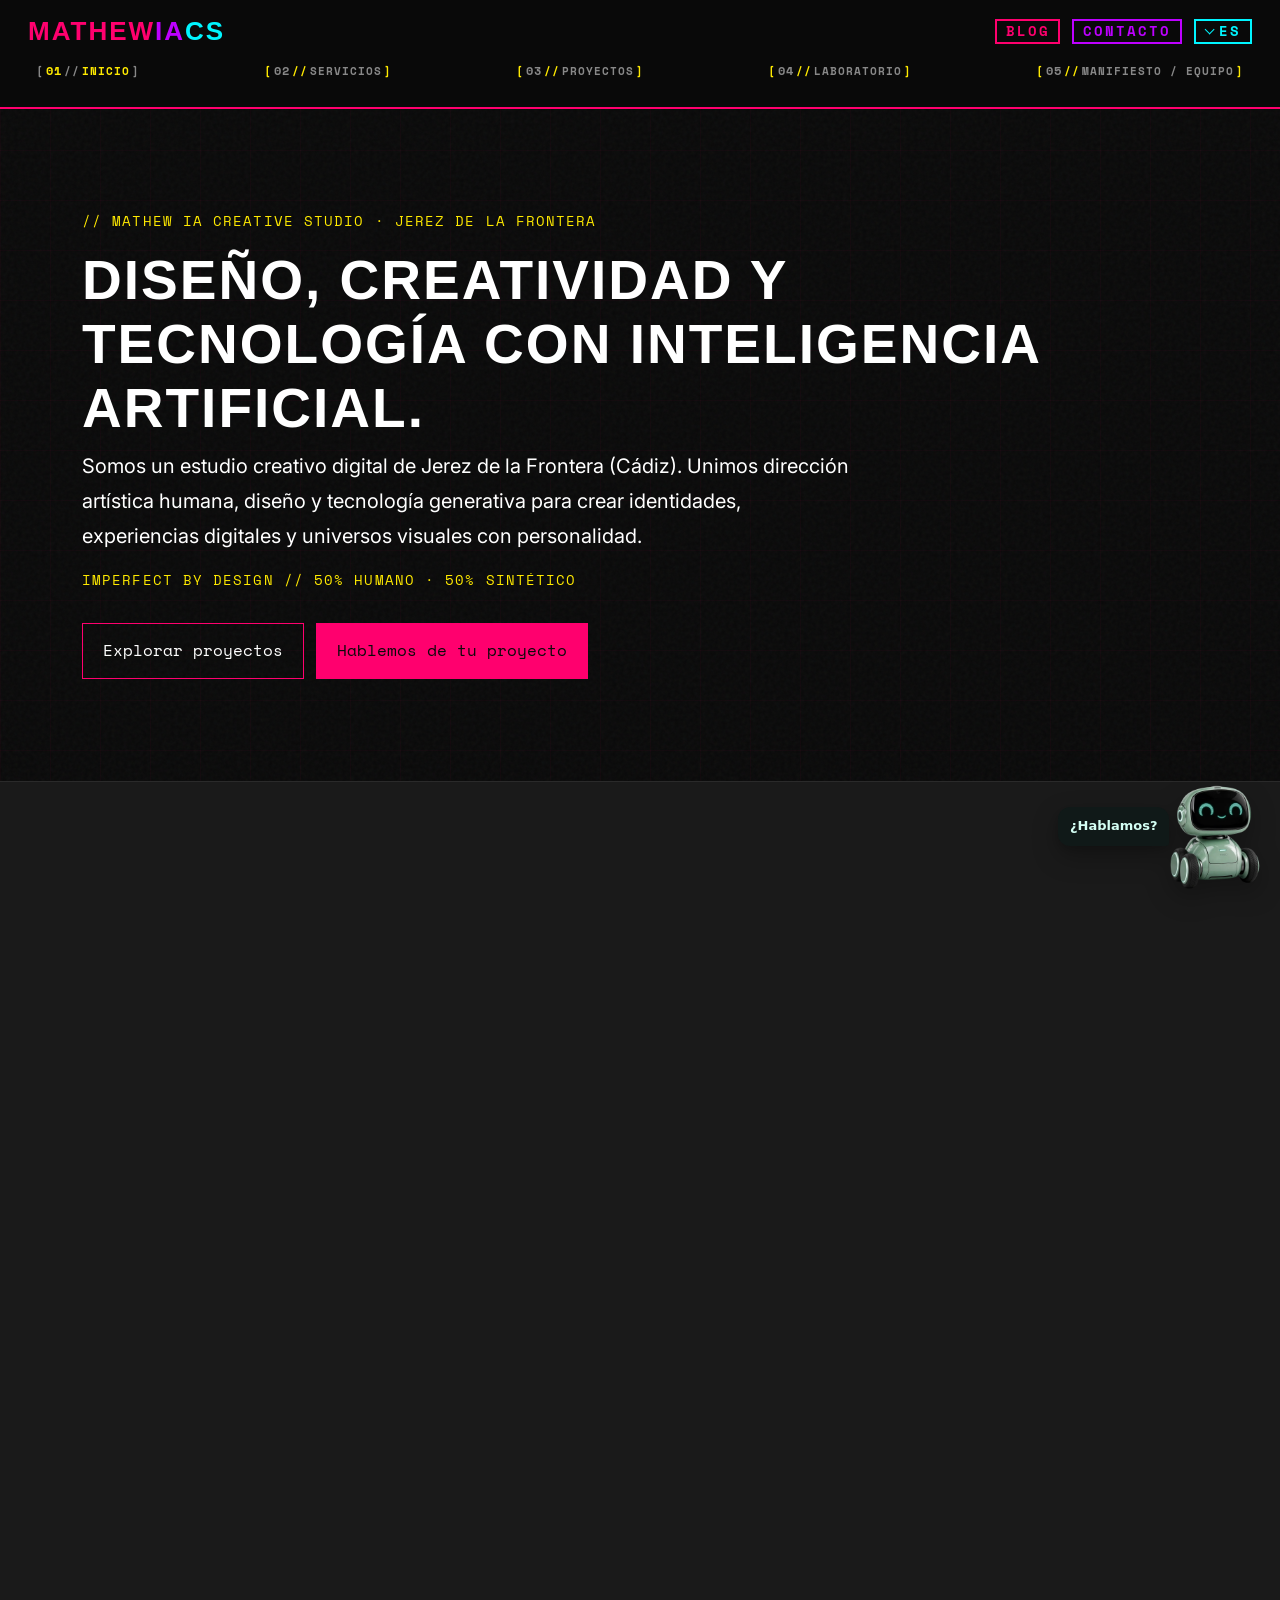
<file: index.html>
<!DOCTYPE html>

<html lang="es" prefix="og: https://ogp.me/ns#">
<head>
<meta charset="utf-8"/>
<meta content="width=device-width, initial-scale=1.0" name="viewport"/>
<meta content="#0a0a0a" name="theme-color"/>
<!-- ==== SEO PRIMARIO ==== -->
<title>Mathew IA Creative Studio | Diseño, branding y web con IA en Jerez</title>
<meta content="Estudio creativo digital en Jerez de la Frontera: branding, diseño gráfico, web, UX/UI, avatares, formación y arte con inteligencia artificial." name="description"/>
<meta content="Mateo — Mathew IA Creative Studio" name="author"/>
<meta content="© 2026 Mathew IA Creative Studio. Todos los derechos reservados." name="copyright"/>
<meta content="index, follow, max-image-preview:large, max-snippet:-1, max-video-preview:-1" name="robots"/>
<meta content="index, follow, max-image-preview:large, max-snippet:-1" name="googlebot"/>
<meta content="index, follow" name="bingbot"/>
<!-- ==== GEO (SEO local: Jerez de la Frontera, Cádiz, Andalucía) ==== -->
<meta content="ES-CA" name="geo.region"/>
<meta content="Jerez de la Frontera" name="geo.placename"/>
<!-- ==== CANONICAL ==== -->
<link href="https://mathewiacs.com/" rel="canonical"/>
<!-- ==== IDENTIDAD Y VERIFICACIÓN ==== -->
<link href="https://www.instagram.com/Mathew.IA.CreativeStudio" rel="me"/>
<link href="https://github.com/mthweagle" rel="me"/>
<link href="favicon.svg" rel="icon" type="image/svg+xml"/>
<link href="og-image.png" rel="apple-touch-icon"/>
<!-- ==== OPEN GRAPH ==== -->
<meta content="website" property="og:type"/>
<meta content="Mathew IA Creative Studio" property="og:site_name"/>
<meta content="es_ES" property="og:locale"/>
<meta content="en_GB" property="og:locale:alternate"/>
<meta content="fr_FR" property="og:locale:alternate"/>
<meta content="it_IT" property="og:locale:alternate"/>
<meta content="Mathew IA Creative Studio | Diseño, branding y web con IA en Jerez" property="og:title"/>
<meta content="Estudio creativo digital en Jerez de la Frontera: branding, diseño gráfico, web, UX/UI, avatares, formación y arte con inteligencia artificial." property="og:description"/>
<meta content="https://mathewiacs.com/" property="og:url"/>
<meta content="https://mathewiacs.com/og-image.png" property="og:image"/>
<meta content="1200" property="og:image:width"/>
<meta content="630" property="og:image:height"/>
<meta content="Mathew IA Creative Studio — Diseño web, branding y arte con IA en Jerez de la Frontera" property="og:image:alt"/>
<meta content="image/png" property="og:image:type"/>
<!-- ==== TWITTER / X CARDS ==== -->
<meta content="summary_large_image" name="twitter:card"/>
<meta content="@MathewIACS" name="twitter:site"/>
<meta content="@MathewIACS" name="twitter:creator"/>
<meta content="Mathew IA Creative Studio | Diseño, branding y web con IA en Jerez" name="twitter:title"/>
<meta content="Estudio creativo digital en Jerez de la Frontera: branding, diseño gráfico, web, UX/UI, avatares, formación y arte con inteligencia artificial." name="twitter:description"/>
<meta content="https://mathewiacs.com/og-image.png" name="twitter:image"/>
<meta content="Mathew IA Creative Studio — Estudio creativo digital con IA" name="twitter:image:alt"/>
<!-- ==== PRECONNECTS ==== -->
<link href="https://fonts.googleapis.com" rel="preconnect"/>
<link crossorigin="" href="https://fonts.gstatic.com" rel="preconnect"/>
<link crossorigin="" href="https://cdn.jsdelivr.net" rel="preconnect"/>
<link crossorigin="" href="https://cdnjs.cloudflare.com" rel="preconnect"/>
<link href="//cdn.jsdelivr.net" rel="dns-prefetch"/>
<link href="//cdnjs.cloudflare.com" rel="dns-prefetch"/>
<!-- ==== RECURSOS EXTERNOS ==== -->
<link href="https://cdn.jsdelivr.net/npm/bootstrap@5.3.0/dist/css/bootstrap.min.css" rel="stylesheet"/>
<link href="https://cdnjs.cloudflare.com/ajax/libs/font-awesome/6.4.0/css/all.min.css" rel="stylesheet"/>
<link href="https://fonts.googleapis.com/css2?family=Space+Mono:wght@400;700&amp;family=Syncopate:wght@700&amp;family=Inter:wght@400&amp;display=swap" rel="stylesheet"/>
<!-- ==== HOJA DE ESTILOS ÚNICA ==== -->
<link href="assets/css/global.css" rel="stylesheet"/>
<!-- ==== JSON-LD (Schema.org): organización, geo, manifiesto, equipo y FAQ ==== -->
<script type="application/ld+json">{"@context": "https://schema.org", "@graph": [{"@type": "Organization", "@id": "https://mathewiacs.com/#organization", "name": "Mathew IA Creative Studio", "alternateName": ["MATHEWIACS", "Mathew IA", "Mathew Creative Studio"], "url": "https://mathewiacs.com/", "logo": {"@type": "ImageObject", "url": "https://mathewiacs.com/favicon.svg", "width": 512, "height": 512}, "image": {"@id": "https://mathewiacs.com/#primaryimage"}, "description": "Estudio creativo digital de Jerez de la Frontera especializado en branding, diseño gráfico, diseño web, UX/UI y arte generativo con inteligencia artificial. Modelo 50% criterio humano, 50% ejecución sintética: el humano dirige, la IA ejecuta y el humano cura.", "slogan": "Imperfect By Design", "foundingDate": "2026", "founder": {"@id": "https://mathewiacs.com/equipo.html#mateo"}, "member": [{"@id": "https://mathewiacs.com/equipo.html#mateo"}], "address": {"@type": "PostalAddress", "addressLocality": "Jerez de la Frontera", "addressRegion": "Cádiz", "addressCountry": "ES"}, "areaServed": [{"@type": "City", "name": "Jerez de la Frontera"}, {"@type": "AdministrativeArea", "name": "Provincia de Cádiz"}, {"@type": "AdministrativeArea", "name": "Andalucía"}, {"@type": "Country", "name": "España"}, "Worldwide"], "knowsLanguage": ["es", "en", "fr", "it"], "contactPoint": {"@type": "ContactPoint", "contactType": "customer service", "url": "https://mathewiacs.com/contacto.html"}, "sameAs": ["https://www.instagram.com/Mathew.IA.CreativeStudio", "https://github.com/mthweagle"], "knowsAbout": ["Branding", "Diseño gráfico", "Diseño web", "UX/UI", "Diseño instruccional", "Arte generativo con IA", "Motion graphics", "3D", "Realidad mixta", "Storytelling", "Worldbuilding", "Consultoría de IA"], "hasOfferCatalog": {"@type": "OfferCatalog", "name": "Servicios de Mathew IA Creative Studio", "itemListElement": [{"@type": "Offer", "itemOffered": {"@type": "Service", "name": "Branding"}}, {"@type": "Offer", "itemOffered": {"@type": "Service", "name": "Diseño de logo"}}, {"@type": "Offer", "itemOffered": {"@type": "Service", "name": "Contenido audiovisual"}}, {"@type": "Offer", "itemOffered": {"@type": "Service", "name": "Diseño web"}}, {"@type": "Offer", "itemOffered": {"@type": "Service", "name": "Diseño gráfico"}}, {"@type": "Offer", "itemOffered": {"@type": "Service", "name": "Diseño instruccional"}}, {"@type": "Offer", "itemOffered": {"@type": "Service", "name": "Creación de avatares"}}, {"@type": "Offer", "itemOffered": {"@type": "Service", "name": "Storytelling"}}, {"@type": "Offer", "itemOffered": {"@type": "Service", "name": "Worldbuilding"}}, {"@type": "Offer", "itemOffered": {"@type": "Service", "name": "Motion graphics"}}, {"@type": "Offer", "itemOffered": {"@type": "Service", "name": "3D"}}, {"@type": "Offer", "itemOffered": {"@type": "Service", "name": "Realidad mixta (VR/AR)"}}, {"@type": "Offer", "itemOffered": {"@type": "Service", "name": "Consultoría de inteligencia artificial"}}]}}, {"@type": "WebSite", "@id": "https://mathewiacs.com/#website", "url": "https://mathewiacs.com/", "name": "MATHEWIACS", "inLanguage": "es", "publisher": {"@id": "https://mathewiacs.com/#organization"}}, {"@type": "ImageObject", "@id": "https://mathewiacs.com/#primaryimage", "url": "https://mathewiacs.com/og-image.png", "width": 1200, "height": 630, "caption": "Mathew IA Creative Studio — Diseño web, branding y arte con IA en Jerez de la Frontera"}, {"@type": "WebPage", "@id": "https://mathewiacs.com/#webpage", "url": "https://mathewiacs.com/", "name": "Mathew IA Creative Studio | Diseño, branding y web con IA en Jerez", "isPartOf": {"@id": "https://mathewiacs.com/#website"}, "about": {"@id": "https://mathewiacs.com/#organization"}, "mainEntity": {"@id": "https://mathewiacs.com/#organization"}, "primaryImageOfPage": {"@id": "https://mathewiacs.com/#primaryimage"}, "inLanguage": "es", "dateModified": "2026-11-17", "description": "Estudio creativo digital en Jerez de la Frontera: branding, diseño gráfico, web, UX/UI, avatares, formación y arte con inteligencia artificial.", "mentions": [{"@id": "https://mathewiacs.com/equipo.html#lara"}, {"@id": "https://mathewiacs.com/equipo.html#theo"}]}]}</script>
<link href="assets/css/studio-structure.css" rel="stylesheet"/><script>if (/^#pilar-[1-5]$/.test(location.hash) || location.hash === '#manifiesto') location.replace('equipo.html'+(location.hash === '#manifiesto' ? '#inicio' : location.hash));</script></head>
<body class="page-home page-studio"><a class="mw-skip" href="#contenido-principal">Saltar al contenido</a>
<div class="grid-bg"></div>
<div class="noise"></div>
<nav aria-label="Navegación principal" class="navbar navbar-expand-lg">
<div class="container">
<a aria-label="MATHEWIACS — Mathew IA Creative Studio" class="navbar-brand" href="index.html">
<span class="brand-main">MATHEW</span><span class="brand-ia">IA</span><span class="brand-cs">CS</span>
</a>
<div class="header-actions">
<a class="header-blog" href="blog.html">BLOG</a>
<a class="header-contact" data-i18n="k06" href="contacto.html">CONTACTO</a>
<details class="language-picker">
<summary aria-label="Seleccionar idioma" class="language-select" data-i18n-aria="a01">
<span aria-hidden="true" class="selected-language"></span>
</summary>
<div aria-label="Idiomas disponibles" class="language-options" data-i18n-aria="a02" role="radiogroup">
<label class="language-option" lang="es"><input checked="" name="language" type="radio" value="es"/><span>ES</span></label>
<label class="language-option" lang="en"><input name="language" type="radio" value="en"/><span>EN</span></label>
<label class="language-option" lang="fr"><input name="language" type="radio" value="fr"/><span>FR</span></label>
<label class="language-option" lang="it"><input name="language" type="radio" value="it"/><span>IT</span></label>
</div>
</details>
</div>
<div class="navbar-collapse" id="navbarNav">
<ul class="navbar-nav ms-auto align-items-center">
<li class="nav-item">
<a aria-current="page" class="nav-link active" href="index.html"><span aria-hidden="true" class="nav-mark">[</span><span aria-hidden="true" class="nav-index">01</span><span aria-hidden="true" class="nav-separator">//</span><span class="nav-label" data-i18n="k01">INICIO</span><span aria-hidden="true" class="nav-mark">]</span></a>
</li>
<li class="nav-item">
<a class="nav-link" href="servicios.html"><span aria-hidden="true" class="nav-mark">[</span><span aria-hidden="true" class="nav-index">02</span><span aria-hidden="true" class="nav-separator">//</span><span class="nav-label" data-i18n="k02">SERVICIOS</span><span aria-hidden="true" class="nav-mark">]</span></a>
</li>
<li class="nav-item">
<a class="nav-link" href="proyectos.html"><span aria-hidden="true" class="nav-mark">[</span><span aria-hidden="true" class="nav-index">03</span><span aria-hidden="true" class="nav-separator">//</span><span class="nav-label" data-i18n="k03">PROYECTOS</span><span aria-hidden="true" class="nav-mark">]</span></a>
</li>
<li class="nav-item">
<a class="nav-link" href="laboratorio.html"><span aria-hidden="true" class="nav-mark">[</span><span aria-hidden="true" class="nav-index">04</span><span aria-hidden="true" class="nav-separator">//</span><span class="nav-label" data-i18n="k04">LABORATORIO</span><span aria-hidden="true" class="nav-mark">]</span></a>
</li>
<li class="nav-item">
<a class="nav-link" href="equipo.html"><span aria-hidden="true" class="nav-mark">[</span><span aria-hidden="true" class="nav-index">05</span><span aria-hidden="true" class="nav-separator">//</span><span class="nav-label" data-i18n="k05">MANIFIESTO / EQUIPO</span><span aria-hidden="true" class="nav-mark">]</span></a>
</li>
</ul>
</div>
</div>
</nav>
<main id="contenido-principal">
<section class="mw-intro container" id="inicio"><p class="mw-kicker">// MATHEW IA CREATIVE STUDIO · JEREZ DE LA FRONTERA</p><h1 data-i18n="mw_h1">Diseño, creatividad y tecnología con inteligencia artificial.</h1><p class="mw-lead" data-i18n="mw_lead">Somos un estudio creativo digital de Jerez de la Frontera (Cádiz). Unimos dirección artística humana, diseño y tecnología generativa para crear identidades, experiencias digitales y universos visuales con personalidad.</p><p class="mw-kicker">IMPERFECT BY DESIGN // 50% HUMANO · 50% SINTÉTICO</p><div class="mw-actions"><a data-i18n="mw_projects" href="proyectos.html">Explorar proyectos</a><a data-i18n="mw_contact" href="contacto.html">Hablemos de tu proyecto</a></div></section><section class="services" id="servicios">
<div class="container">
<div class="section-header">
<span class="section-label" data-i18n="k11">[SERVICIOS]</span>
<h2 data-i18n="k12">QUÉ HACEMOS</h2>
<p data-i18n="k13">
                        // No hacemos webs corporativas aburridas.<br/>
                        Creamos experiencias digitales que golpean fuerte.
                    </p>
</div>
<div class="services-grid">
<div class="service-card">
<div class="service-icon">
<i class="fas fa-brain"></i>
</div>
<h3 data-i18n="k14">ARTE GENERATIVO CON IA</h3>
<p data-i18n="k15">
                            Imágenes y mundos generados con IA, con dirección artística humana. Sin prompts basura.
                        </p>
<div class="service-tags">
<span class="service-tag" data-i18n="k90">Arte Generativo</span>
<span class="service-tag" data-i18n="k91">Imagen con IA</span>
<span class="service-tag" data-i18n="k16">Dirección de Arte</span>
</div>
</div>
<div class="service-card">
<div class="service-icon">
<i class="fas fa-palette"></i>
</div>
<h3 data-i18n="k17">BRANDING BRUTAL</h3>
<p data-i18n="k18">
                            Identidades visuales que no piden permiso. Logos, branding, packaging con actitud.
                        </p>
<div class="service-tags">
<span class="service-tag">Branding</span>
<span class="service-tag" data-i18n="k19">Diseño de Logo</span>
<span class="service-tag" data-i18n="k20">Identidad Visual</span>
</div>
</div>
<div class="service-card">
<div class="service-icon">
<i class="fas fa-code"></i>
</div>
<h3 data-i18n="k21">DISEÑO UX/UI</h3>
<p data-i18n="k22">
                            Interfaces que funcionan y se sienten bien. Research, wireframes, prototipos, UI.
                        </p>
<div class="service-tags">
<span class="service-tag" data-i18n="k23">Investigación UX</span>
<span class="service-tag" data-i18n="k24">Diseño UI</span>
<span class="service-tag" data-i18n="k25">Prototipado</span>
</div>
</div>
<div class="service-card">
<div class="service-icon">
<i class="fas fa-mobile"></i>
</div>
<h3 data-i18n="k26">DESARROLLO WEB Y APP</h3>
<p data-i18n="k27">
                            Código limpio. Rendimiento brutal. HTML, CSS, JS, React. Sin frameworks pesados.
                        </p>
<div class="service-tags">
<span class="service-tag" data-i18n="k28">Desarrollo Web</span>
<span class="service-tag">React</span>
<span class="service-tag" data-i18n="k29">Rendimiento</span>
</div>
</div>
<div class="service-card">
<div class="service-icon">
<i class="fas fa-music"></i>
</div>
<h3 data-i18n="k30">CONTENIDO MULTIMEDIA</h3>
<p data-i18n="k31">
                            Motion graphics, vídeo, música. Contenido que conecta emocional y visualmente.
                        </p>
<div class="service-tags">
<span class="service-tag">Motion</span>
<span class="service-tag" data-i18n="k32">Vídeo</span>
<span class="service-tag" data-i18n="k33">Música</span>
</div>
</div>
<div class="service-card">
<div class="service-icon">
<i class="fas fa-rocket"></i>
</div>
<h3 data-i18n="k34">CONSULTORÍA IA</h3>
<p data-i18n="k35">
                            Te enseñamos a usar IA sin perder el alma. Workshops, formación, optimización.
                        </p>
<div class="service-tags">
<span class="service-tag" data-i18n="k36">Formación</span>
<span class="service-tag" data-i18n="k37">Talleres</span>
<span class="service-tag" data-i18n="k38">Estrategia IA</span>
</div>
</div>
</div>
</div>
</section><section aria-labelledby="mw-extra-title" class="mw-extra container"><h2 data-i18n="mw_more" id="mw-extra-title">Más allá del diseño</h2><div class="mw-grid"><article><h3 data-i18n="mw_avatar">Avatares y universos narrativos</h3><p data-i18n="mw_avatar_p">Identidades virtuales, personajes consistentes, storytelling y worldbuilding para marcas y proyectos de ficción.</p></article><article><h3 data-i18n="mw_learning">Diseño instruccional y formación</h3><p data-i18n="mw_learning_p">Materiales didácticos, comunicación visual y experiencias de aprendizaje inclusivas.</p></article><article><h3 data-i18n="mw_immersive">3D y experiencias inmersivas</h3><p data-i18n="mw_immersive_p">Exploración de realidad aumentada, realidad virtual, interfaces interactivas y prototipos digitales.</p></article></div><p><a data-i18n="mw_all" href="servicios.html">Ver todos los servicios →</a></p></section><section aria-labelledby="mw-tools" class="mw-extra container"><h2 data-i18n="mw_tools" id="mw-tools">Herramientas propias</h2><div class="mw-grid"><article><h3><a href="proyectos/colorrate.html">coloRRate</a></h3><p data-i18n="mw_color">Generador de paletas OKLCH y extracción de colores para diseño visual.</p></article><article><h3><a href="proyectos/music-brut.html">MUSIC.BRUT-STUDIO</a></h3><p data-i18n="mw_music">Consola de síntesis musical y secuenciación en el navegador.</p></article></div><p><a data-i18n="mw_projects" href="proyectos.html">Explorar proyectos</a></p></section><section class="mw-extra container"><h2 data-i18n="mw_identity">Una identidad propia</h2><p data-i18n="mw_identity_p">Conoce los cinco pilares de nuestro manifiesto y al equipo formado por Mateo, Lara Montenegro y THEO.</p><p><a data-i18n="mw_about" href="equipo.html">Manifiesto y equipo →</a></p></section><section aria-labelledby="faq-title" class="faq" id="faq">
<div class="container">
<div class="section-header">
<span class="section-label">// FAQ</span>
<h2 data-i18n="f00" id="faq-title">Preguntas frecuentes</h2>
</div>
<div class="faq-list">
<details class="faq-item">
<summary><h3 data-i18n="f1q">¿Qué es Mathew IA Creative Studio?</h3></summary>
<p data-i18n="f1a">Es un estudio creativo digital de Jerez de la Frontera especializado en branding, diseño gráfico, diseño web, UX/UI y arte generativo con inteligencia artificial. Trabaja con un modelo 50% criterio humano y 50% ejecución sintética, bajo la filosofía Imperfect By Design.</p>
</details>
<details class="faq-item">
<summary><h3 data-i18n="f2q">¿Dónde está el estudio?</h3></summary>
<p data-i18n="f2a">En Jerez de la Frontera (Cádiz, España), pero trabaja con clientes y proyectos de cualquier parte del mundo.</p>
</details>
<details class="faq-item">
<summary><h3 data-i18n="f3q">¿Qué servicios ofrece?</h3></summary>
<p data-i18n="f3a">Branding, diseño de logo, contenido audiovisual, diseño web, diseño gráfico, diseño instruccional, creación de avatares, storytelling, worldbuilding, motion graphics, 3D, realidad mixta (VR/AR) y consultoría de inteligencia artificial.</p>
</details>
<details class="faq-item">
<summary><h3 data-i18n="f4q">¿Quién forma el equipo?</h3></summary>
<p data-i18n="mw_faq_team">Mateo, fundador y director creativo; Lara Montenegro, avatar virtual ficticio creado por Mateo; y THEO, mascota virtual y asistente web del estudio.</p>
</details>
<details class="faq-item">
<summary><h3 data-i18n="f5q">¿Cuándo se lanza la web completa?</h3></summary>
<p data-i18n="f5a">El 1 de enero de 2027. Hasta entonces se publica por fases.</p>
</details>
</div>
</div>
</section></main>
<footer>
<div class="container">
<div class="footer-bottom">
<a aria-label="Volver al inicio de MATHEWIACS" class="navbar-brand footer-brand" href="index.html">
<span class="brand-main">MATHEW</span><span class="brand-ia">IA</span><span class="brand-cs">CS</span>
</a>
<div class="footer-social-bottom">
<a aria-label="Enviar correo" data-i18n-aria="a05" href="contacto.html"><i aria-hidden="true" class="fas fa-envelope"></i><span class="sr-only">Enviar correo</span></a>
<a aria-label="Instagram de MATHEWIACS" href="https://www.instagram.com/Mathew.IA.CreativeStudio" rel="noopener noreferrer" target="_blank"><i aria-hidden="true" class="fab fa-instagram"></i><span class="sr-only">Instagram</span></a>
<a aria-label="LinkedIn de Mateo" href="https://www.linkedin.com/in/tuprofemateo" rel="noopener noreferrer" target="_blank"><i aria-hidden="true" class="fab fa-linkedin-in"></i><span class="sr-only">LinkedIn</span></a>
<a aria-disabled="true" aria-label="YouTube (próximamente)" href="#" onclick="return false;" tabindex="-1"><i aria-hidden="true" class="fab fa-youtube"></i><span class="sr-only">YouTube (próximamente)</span></a>
<a aria-disabled="true" aria-label="TikTok (próximamente)" href="#" onclick="return false;" tabindex="-1"><i aria-hidden="true" class="fab fa-tiktok"></i><span class="sr-only">TikTok (próximamente)</span></a>
<a aria-disabled="true" aria-label="Spotify (próximamente)" href="#" onclick="return false;" tabindex="-1"><i aria-hidden="true" class="fab fa-spotify"></i><span class="sr-only">Spotify (próximamente)</span></a>
<a aria-label="GitHub del estudio MATHEWIACS" data-i18n-aria="a04" href="https://github.com/mthweagle" rel="noopener noreferrer" target="_blank"><i aria-hidden="true" class="fab fa-github"></i><span class="sr-only">GitHub</span></a>
</div>
<p class="footer-copy">Mathew IA Creative Studio - 2026©</p>
</div>
</div>
</footer>
<script src="assets/js/index.js"></script>
<div id="theo-widget"><div class="theo-robot"><img alt="THEO, mascota bot verde menta con ruedas y pantalla LED" class="theo-image" decoding="async" fetchpriority="low" height="640" loading="lazy" src="assets/img/theo-640.webp" width="640"/><button aria-controls="theo-face" aria-expanded="false" aria-label="Abrir conversación con THEO" class="theo-trigger" type="button"></button><span aria-hidden="true" class="theo-hint">¿Hablamos?</span><section aria-hidden="true" aria-label="Chat con THEO" class="theo-face" id="theo-face" role="region"><header class="theo-head"><span>THEO <span class="theo-status" id="theo-status">● EN LÍNEA</span></span><button aria-label="Cerrar conversación" class="theo-close" type="button">×</button></header><div aria-label="Mensajes" aria-live="polite" aria-relevant="additions" class="theo-messages" role="log"></div><form autocomplete="off" class="theo-form"><label class="theo-sr" for="theo-input">Tu mensaje</label><input class="theo-input" id="theo-input" maxlength="500" placeholder="Escribe aquí…" required=""/><button aria-label="Enviar mensaje" class="theo-send" type="submit">➤</button></form></section></div></div>
<script defer="" src="assets/js/theo-chatbot.js"></script>
<canvas aria-hidden="true" id="cursor-fx"></canvas>
<script>
    /* Cursor Constelación: solo aparece mientras mueves el ratón y se apaga al parar */
    (function () {
        if (window.matchMedia('(prefers-reduced-motion: reduce)').matches) return;
        var cv = document.getElementById('cursor-fx');
        var ctx = cv.getContext('2d');
        var W, H, dpr;
        function resize() {
            dpr = Math.min(window.devicePixelRatio || 1, 2);
            W = window.innerWidth; H = window.innerHeight;
            cv.width = W * dpr; cv.height = H * dpr;
            ctx.setTransform(dpr, 0, 0, dpr, 0, 0);
        }
        window.addEventListener('resize', resize);
        resize();

        /* Colores corporativos: se leen de las variables de global.css */
        var cs = getComputedStyle(document.documentElement);
        function hex(name, fallback) {
            var h = (cs.getPropertyValue(name) || fallback).trim().replace('#', '');
            if (h.length !== 6) h = fallback.replace('#', '');
            return [0, 2, 4].map(function (i) { return parseInt(h.substr(i, 2), 16); });
        }
        var COLORS = [hex('--neon-cyan', '#00f5ff'), hex('--neon-purple', '#bd00ff'), hex('--neon-pink', '#ff006e')];

        var rnd = function (a, b) { return a + Math.random() * (b - a); };
        var pick = function () { return COLORS[(Math.random() * COLORS.length) | 0]; };
        var light = function (c, k) { return [c[0] + (255 - c[0]) * k, c[1] + (255 - c[1]) * k, c[2] + (255 - c[2]) * k]; };
        var rgba = function (c, a) { return 'rgba(' + (c[0] | 0) + ',' + (c[1] | 0) + ',' + (c[2] | 0) + ',' + Math.max(0, a) + ')'; };
        function glow(x, y, R, c, a) {
            var g = ctx.createRadialGradient(x, y, 0, x, y, R);
            g.addColorStop(0, rgba(light(c, .8), a));
            g.addColorStop(.3, rgba(c, a * .7));
            g.addColorStop(1, rgba(c, 0));
            ctx.fillStyle = g;
            ctx.beginPath(); ctx.arc(x, y, R, 0, 6.2832); ctx.fill();
        }

        var ps = [], LINK = 70, lastX = -1, lastY = -1, running = false, prev = 0;

        window.addEventListener('pointermove', function (e) {
            if (e.pointerType === 'touch') return;
            var x = e.clientX, y = e.clientY;
            if (lastX < 0) { lastX = x; lastY = y; return; }
            if (Math.hypot(x - lastX, y - lastY) < 5) return;
            lastX = x; lastY = y;
            for (var i = 0; i < 2; i++) ps.push({ x: x + rnd(-30, 30), y: y + rnd(-30, 30), vx: rnd(-.3, .3), vy: rnd(-.3, .3), life: 0, ttl: rnd(1100, 1800), col: pick() });
            if (ps.length > 70) ps.splice(0, ps.length - 70);
            if (!running) { running = true; prev = performance.now(); requestAnimationFrame(loop); }
        }, { passive: true });
        document.addEventListener('pointerleave', function () { lastX = -1; });

        function loop(now) {
            var dt = Math.min(48, now - prev); prev = now;
            var k = dt / 16;
            ctx.clearRect(0, 0, W, H);
            ctx.globalCompositeOperation = 'lighter';
            ctx.lineWidth = 1;
            for (var i = ps.length - 1; i >= 0; i--) {
                var p = ps[i]; p.life += dt;
                if (p.life >= p.ttl) { ps.splice(i, 1); continue; }
                p.x += p.vx * k; p.y += p.vy * k;
            }
            for (var a = 0; a < ps.length; a++) {
                var A = ps[a], la = 1 - A.life / A.ttl;
                for (var b = a + 1; b < ps.length; b++) {
                    var B = ps[b], d = Math.hypot(A.x - B.x, A.y - B.y);
                    if (d > LINK) continue;
                    ctx.strokeStyle = rgba(A.col, (1 - d / LINK) * Math.min(la, 1 - B.life / B.ttl) * .7);
                    ctx.beginPath(); ctx.moveTo(A.x, A.y); ctx.lineTo(B.x, B.y); ctx.stroke();
                }
                glow(A.x, A.y, 5, A.col, la);
            }
            ctx.globalCompositeOperation = 'source-over';
            if (ps.length) requestAnimationFrame(loop);
            else { running = false; ctx.clearRect(0, 0, W, H); }
        }
    })();
    </script>
</body>
</html>
</file>
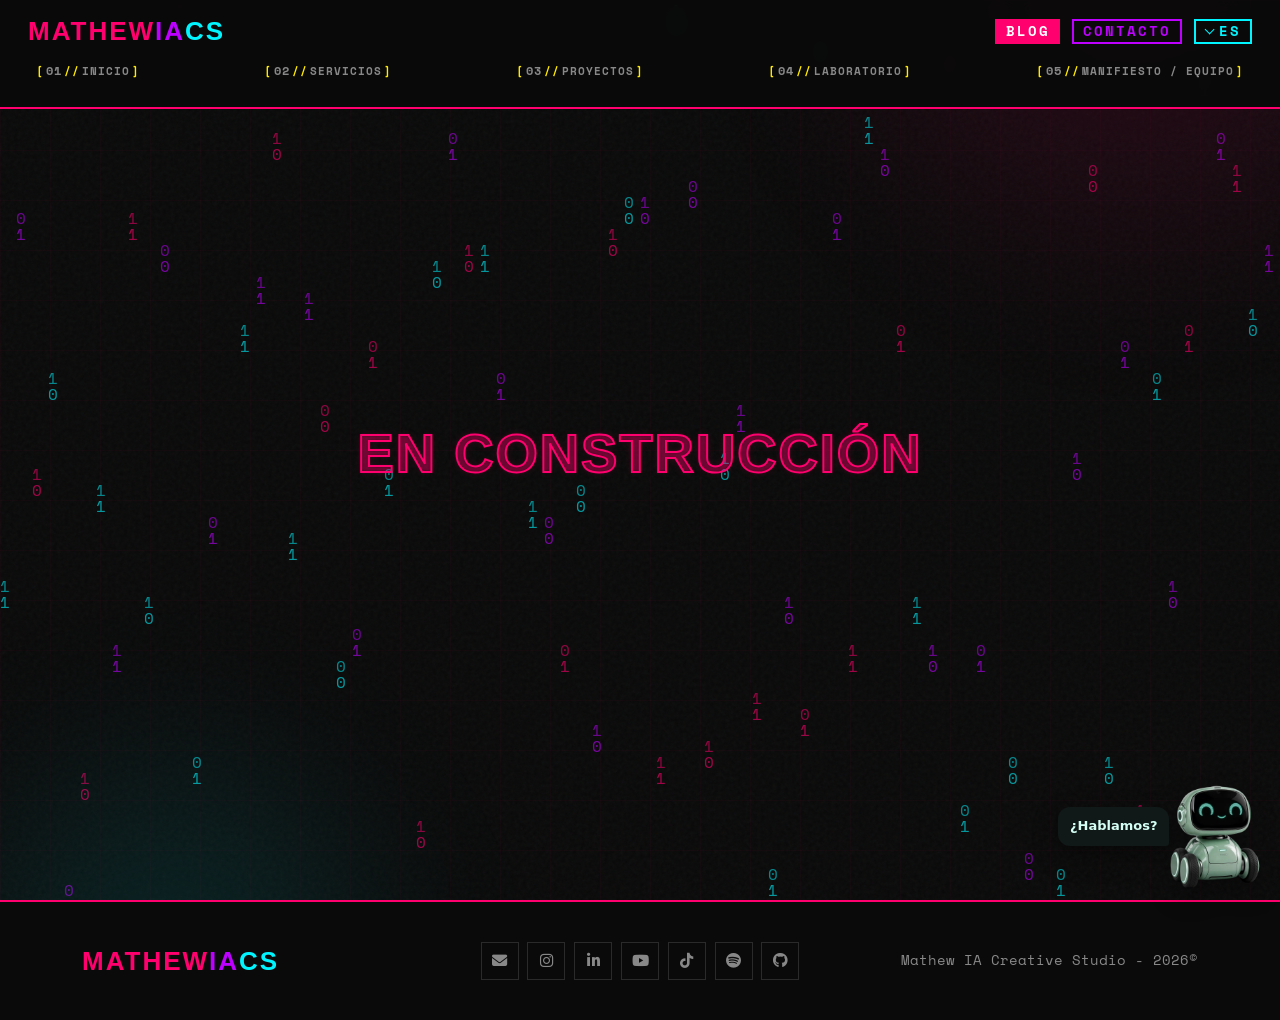
<file: blog.html>
<!DOCTYPE html>

<html lang="es">
<head>
<meta charset="utf-8"/>
<meta content="width=device-width, initial-scale=1.0" name="viewport"/>
<meta content="#0a0a0a" name="theme-color"/>
<meta content="Blog de MATHEWIACS: ideas, procesos y experimentos sobre diseño, branding e inteligencia artificial." name="description"/>
<meta content="noindex, follow" name="robots"/>
<meta content="website" property="og:type"/>
<meta content="es_ES" property="og:locale"/>
<meta content="MATHEWIACS | Blog" property="og:title"/>
<meta content="Blog de MATHEWIACS: ideas, procesos y experimentos sobre diseño, branding e inteligencia artificial." property="og:description"/>
<link href="favicon.svg" rel="icon" type="image/svg+xml"/>
<link href="https://mathewiacs.com/blog.html" rel="canonical"/>
<meta content="https://mathewiacs.com/blog.html" property="og:url"/>
<meta content="https://mathewiacs.com/og-image.png" property="og:image"/>
<meta content="1200" property="og:image:width"/>
<meta content="630" property="og:image:height"/>
<meta content="summary_large_image" name="twitter:card"/>
<title>MATHEWIACS | Blog</title>
<link href="https://fonts.googleapis.com" rel="preconnect"/>
<link crossorigin="" href="https://fonts.gstatic.com" rel="preconnect"/>
<link crossorigin="" href="https://cdn.jsdelivr.net" rel="preconnect"/>
<link href="https://cdn.jsdelivr.net/npm/bootstrap@5.3.0/dist/css/bootstrap.min.css" rel="stylesheet"/>
<link href="https://cdnjs.cloudflare.com/ajax/libs/font-awesome/6.4.0/css/all.min.css" rel="stylesheet"/>
<link href="https://fonts.googleapis.com/css2?family=Space+Mono:wght@400;700&amp;family=Syncopate:wght@700&amp;family=Inter:wght@400&amp;display=swap" rel="stylesheet"/>
<!-- global.css: hoja de estilos única de toda la web -->
<link href="assets/css/global.css" rel="stylesheet"/>
<meta content="Mathew IA Creative Studio" property="og:site_name"/><meta content="MATHEWIACS | Blog" name="twitter:title"/><meta content="Blog de MATHEWIACS: ideas, procesos y experimentos sobre diseño, branding e inteligencia artificial." name="twitter:description"/><meta content="https://mathewiacs.com/og-image.png" name="twitter:image"/></head>
<body>
<div class="grid-bg"></div>
<div class="noise"></div>
<nav class="navbar navbar-expand-lg">
<div class="container">
<a aria-label="MATHEWIACS" class="navbar-brand" href="index.html"><span class="brand-main">MATHEW</span><span class="brand-ia">IA</span><span class="brand-cs">CS</span></a>
<div class="header-actions">
<a aria-current="page" class="header-blog" href="blog.html">BLOG</a>
<a class="header-contact" data-i18n="k06" href="contacto.html">CONTACTO</a>
<details class="language-picker">
<summary aria-label="Seleccionar idioma" class="language-select" data-i18n-aria="a01">
<span aria-hidden="true" class="selected-language"></span>
</summary>
<div aria-label="Idiomas disponibles" class="language-options" data-i18n-aria="a02" role="radiogroup">
<label class="language-option" lang="es"><input checked="" name="language" type="radio" value="es"/><span>ES</span></label>
<label class="language-option" lang="en"><input name="language" type="radio" value="en"/><span>EN</span></label>
<label class="language-option" lang="fr"><input name="language" type="radio" value="fr"/><span>FR</span></label>
<label class="language-option" lang="it"><input name="language" type="radio" value="it"/><span>IT</span></label>
</div>
</details>
</div>
<div class="navbar-collapse" id="navbarNav">
<ul class="navbar-nav ms-auto align-items-center">
<li class="nav-item">
<a class="nav-link" href="index.html"><span aria-hidden="true" class="nav-mark">[</span><span aria-hidden="true" class="nav-index">01</span><span aria-hidden="true" class="nav-separator">//</span><span class="nav-label" data-i18n="k01">INICIO</span><span aria-hidden="true" class="nav-mark">]</span></a>
</li>
<li class="nav-item">
<a class="nav-link" href="servicios.html"><span aria-hidden="true" class="nav-mark">[</span><span aria-hidden="true" class="nav-index">02</span><span aria-hidden="true" class="nav-separator">//</span><span class="nav-label" data-i18n="k02">SERVICIOS</span><span aria-hidden="true" class="nav-mark">]</span></a>
</li>
<li class="nav-item">
<a class="nav-link" href="proyectos.html"><span aria-hidden="true" class="nav-mark">[</span><span aria-hidden="true" class="nav-index">03</span><span aria-hidden="true" class="nav-separator">//</span><span class="nav-label" data-i18n="k03">PROYECTOS</span><span aria-hidden="true" class="nav-mark">]</span></a>
</li>
<li class="nav-item">
<a class="nav-link" href="laboratorio.html"><span aria-hidden="true" class="nav-mark">[</span><span aria-hidden="true" class="nav-index">04</span><span aria-hidden="true" class="nav-separator">//</span><span class="nav-label" data-i18n="k04">LABORATORIO</span><span aria-hidden="true" class="nav-mark">]</span></a>
</li>
<li class="nav-item">
<a class="nav-link" href="equipo.html"><span aria-hidden="true" class="nav-mark">[</span><span aria-hidden="true" class="nav-index">05</span><span aria-hidden="true" class="nav-separator">//</span><span class="nav-label" data-i18n="k05">MANIFIESTO / EQUIPO</span><span aria-hidden="true" class="nav-mark">]</span></a>
</li>
</ul>
</div>
</div>
</nav>
<main class="hero page-sec uc-main" id="inicio">
<div class="container">
<div class="hero-content">
<h1>
<span class="hero-word" data-text="EN CONSTRUCCIÓN">EN CONSTRUCCIÓN</span>
</h1>
</div>
</div>
</main>
<footer style="position:relative;z-index:1">
<div class="container">
<div class="footer-bottom">
<a aria-label="MATHEWIACS" class="navbar-brand footer-brand" href="index.html"><span class="brand-main">MATHEW</span><span class="brand-ia">IA</span><span class="brand-cs">CS</span></a>
<div class="footer-social-bottom">
<a aria-label="Enviar correo" data-i18n-aria="a05" href="contacto.html"><i aria-hidden="true" class="fas fa-envelope"></i></a>
<a aria-label="Instagram" href="https://www.instagram.com/Mathew.IA.CreativeStudio" rel="noopener noreferrer" target="_blank"><i aria-hidden="true" class="fab fa-instagram"></i></a>
<a aria-label="LinkedIn de Mateo" href="https://www.linkedin.com/in/tuprofemateo" rel="noopener noreferrer" target="_blank"><i aria-hidden="true" class="fab fa-linkedin-in"></i></a>
<a aria-label="YouTube" href="#"><i aria-hidden="true" class="fab fa-youtube"></i></a>
<a aria-label="TikTok" href="#"><i class="fab fa-tiktok"></i></a>
<a aria-label="Spotify" href="#"><i aria-hidden="true" class="fab fa-spotify"></i></a>
<a aria-label="GitHub del estudio MATHEWIACS" data-i18n-aria="a04" href="https://github.com/mthweagle" rel="noopener noreferrer" target="_blank"><i aria-hidden="true" class="fab fa-github"></i></a>
</div>
<p class="footer-copy">Mathew IA Creative Studio - 2026©</p>
</div>
</div>
</footer>
<script src="assets/js/index.js"></script>
<div id="theo-widget"><div class="theo-robot"><img alt="THEO, mascota bot verde menta con ruedas y pantalla LED" class="theo-image" decoding="async" fetchpriority="low" height="640" loading="lazy" src="assets/img/theo-640.webp" width="640"/><button aria-controls="theo-face" aria-expanded="false" aria-label="Abrir conversación con THEO" class="theo-trigger" type="button"></button><span aria-hidden="true" class="theo-hint">¿Hablamos?</span><section aria-hidden="true" aria-label="Chat con THEO" class="theo-face" id="theo-face" role="region"><header class="theo-head"><span>THEO <span class="theo-status" id="theo-status">● EN LÍNEA</span></span><button aria-label="Cerrar conversación" class="theo-close" type="button">×</button></header><div aria-label="Mensajes" aria-live="polite" aria-relevant="additions" class="theo-messages" role="log"></div><form autocomplete="off" class="theo-form"><label class="theo-sr" for="theo-input">Tu mensaje</label><input class="theo-input" id="theo-input" maxlength="500" placeholder="Escribe aquí…" required=""><button aria-label="Enviar mensaje" class="theo-send" type="submit">➤</button></input></form></section></div></div>
<script defer="" src="assets/js/theo-chatbot.js"></script>
<canvas aria-hidden="true" id="rain-fx"></canvas>
<script>
    /* Lluvia binaria: 0 y 1 en los colores corporativos (variables de index.css) */
    (function () {
        if (window.matchMedia('(prefers-reduced-motion: reduce)').matches) return;
        var cv = document.getElementById('rain-fx');
        var ctx = cv.getContext('2d');
        var W, H, dpr, cols = [], F = 16;
        var cs = getComputedStyle(document.documentElement);
        function col(name, fallback) { return (cs.getPropertyValue(name) || fallback).trim() || fallback; }
        var COLORS = [col('--neon-cyan', '#00f5ff'), col('--neon-purple', '#bd00ff'), col('--neon-pink', '#ff006e')];

        function resize() {
            dpr = Math.min(window.devicePixelRatio || 1, 2);
            W = window.innerWidth; H = window.innerHeight;
            cv.width = W * dpr; cv.height = H * dpr;
            ctx.setTransform(dpr, 0, 0, dpr, 0, 0);
            cols = [];
            for (var i = 0; i < Math.ceil(W / F); i++) cols.push(Math.random() * H / F | 0);
        }
        window.addEventListener('resize', resize);
        resize();

        var last = 0;
        function loop(t) {
            if (t - last > 45) {
                last = t;
                ctx.globalCompositeOperation = 'destination-out';
                ctx.fillStyle = 'rgba(0,0,0,0.12)';
                ctx.fillRect(0, 0, W, H);
                ctx.globalCompositeOperation = 'source-over';
                ctx.font = F + 'px "Space Mono", monospace';
                for (var i = 0; i < cols.length; i++) {
                    ctx.fillStyle = COLORS[i % 3];
                    ctx.fillText(Math.random() < 0.5 ? '0' : '1', i * F, cols[i] * F);
                    cols[i] = (cols[i] * F > H && Math.random() > 0.975) ? 0 : cols[i] + 1;
                }
            }
            requestAnimationFrame(loop);
        }
        requestAnimationFrame(loop);
    })();
    </script>
<canvas aria-hidden="true" id="cursor-fx"></canvas>
<script>
    /* Cursor Constelación: solo aparece mientras mueves el ratón y se apaga al parar */
    (function () {
        if (window.matchMedia('(prefers-reduced-motion: reduce)').matches) return;
        var cv = document.getElementById('cursor-fx');
        var ctx = cv.getContext('2d');
        var W, H, dpr;
        function resize() {
            dpr = Math.min(window.devicePixelRatio || 1, 2);
            W = window.innerWidth; H = window.innerHeight;
            cv.width = W * dpr; cv.height = H * dpr;
            ctx.setTransform(dpr, 0, 0, dpr, 0, 0);
        }
        window.addEventListener('resize', resize);
        resize();

        /* Colores corporativos: se leen de las variables de global.css */
        var cs = getComputedStyle(document.documentElement);
        function hex(name, fallback) {
            var h = (cs.getPropertyValue(name) || fallback).trim().replace('#', '');
            if (h.length !== 6) h = fallback.replace('#', '');
            return [0, 2, 4].map(function (i) { return parseInt(h.substr(i, 2), 16); });
        }
        var COLORS = [hex('--neon-cyan', '#00f5ff'), hex('--neon-purple', '#bd00ff'), hex('--neon-pink', '#ff006e')];

        var rnd = function (a, b) { return a + Math.random() * (b - a); };
        var pick = function () { return COLORS[(Math.random() * COLORS.length) | 0]; };
        var light = function (c, k) { return [c[0] + (255 - c[0]) * k, c[1] + (255 - c[1]) * k, c[2] + (255 - c[2]) * k]; };
        var rgba = function (c, a) { return 'rgba(' + (c[0] | 0) + ',' + (c[1] | 0) + ',' + (c[2] | 0) + ',' + Math.max(0, a) + ')'; };
        function glow(x, y, R, c, a) {
            var g = ctx.createRadialGradient(x, y, 0, x, y, R);
            g.addColorStop(0, rgba(light(c, .8), a));
            g.addColorStop(.3, rgba(c, a * .7));
            g.addColorStop(1, rgba(c, 0));
            ctx.fillStyle = g;
            ctx.beginPath(); ctx.arc(x, y, R, 0, 6.2832); ctx.fill();
        }

        var ps = [], LINK = 70, lastX = -1, lastY = -1, running = false, prev = 0;

        window.addEventListener('pointermove', function (e) {
            if (e.pointerType === 'touch') return;
            var x = e.clientX, y = e.clientY;
            if (lastX < 0) { lastX = x; lastY = y; return; }
            if (Math.hypot(x - lastX, y - lastY) < 5) return; // solo si el cursor se mueve de verdad
            lastX = x; lastY = y;
            for (var i = 0; i < 2; i++) ps.push({ x: x + rnd(-30, 30), y: y + rnd(-30, 30), vx: rnd(-.3, .3), vy: rnd(-.3, .3), life: 0, ttl: rnd(1100, 1800), col: pick() });
            if (ps.length > 70) ps.splice(0, ps.length - 70);
            if (!running) { running = true; prev = performance.now(); requestAnimationFrame(loop); }
        }, { passive: true });
        document.addEventListener('pointerleave', function () { lastX = -1; });

        function loop(now) {
            var dt = Math.min(48, now - prev); prev = now;
            var k = dt / 16;
            ctx.clearRect(0, 0, W, H);
            ctx.globalCompositeOperation = 'lighter';
            ctx.lineWidth = 1;
            for (var i = ps.length - 1; i >= 0; i--) {
                var p = ps[i]; p.life += dt;
                if (p.life >= p.ttl) { ps.splice(i, 1); continue; }
                p.x += p.vx * k; p.y += p.vy * k;
            }
            for (var a = 0; a < ps.length; a++) {
                var A = ps[a], la = 1 - A.life / A.ttl;
                for (var b = a + 1; b < ps.length; b++) {
                    var B = ps[b], d = Math.hypot(A.x - B.x, A.y - B.y);
                    if (d > LINK) continue;
                    ctx.strokeStyle = rgba(A.col, (1 - d / LINK) * Math.min(la, 1 - B.life / B.ttl) * .7);
                    ctx.beginPath(); ctx.moveTo(A.x, A.y); ctx.lineTo(B.x, B.y); ctx.stroke();
                }
                glow(A.x, A.y, 5, A.col, la);
            }
            ctx.globalCompositeOperation = 'source-over';
            if (ps.length) requestAnimationFrame(loop);
            else { running = false; ctx.clearRect(0, 0, W, H); }
        }
    })();
    </script>
</body>
</html>
</file>
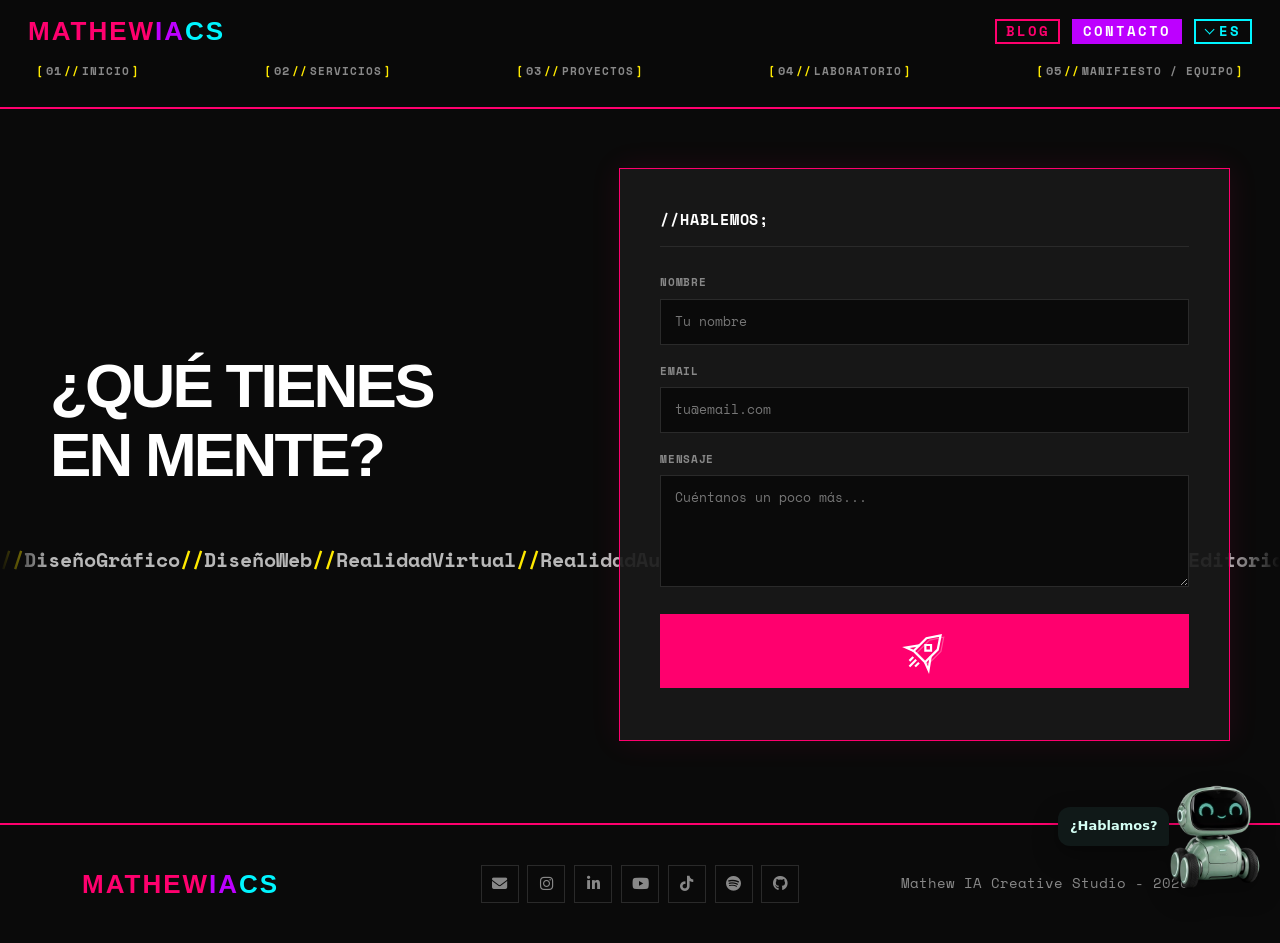
<file: contacto.html>
<!DOCTYPE html>

<html lang="es">
<head>
<meta charset="utf-8"/>
<meta content="width=device-width, initial-scale=1" name="viewport"/>
<meta content="#0a0a0a" name="theme-color"/>
<meta content="Cuéntanos tu idea o proyecto y pide presupuesto a Mathew IA Creative Studio, estudio creativo digital de Jerez de la Frontera especializado en IA." name="description"/>
<meta content="index, follow" name="robots"/>
<link href="favicon.svg" rel="icon" type="image/svg+xml"/>
<link href="https://mathewiacs.com/contacto.html" rel="canonical"/>
<meta content="website" property="og:type"/>
<meta content="es_ES" property="og:locale"/>
<meta content="Contacto y presupuestos | Mathew IA Creative Studio" property="og:title"/>
<meta content="Cuéntanos tu idea o proyecto y pide presupuesto a Mathew IA Creative Studio, estudio creativo digital de Jerez de la Frontera especializado en IA." property="og:description"/>
<meta content="https://mathewiacs.com/contacto.html" property="og:url"/>
<meta content="https://mathewiacs.com/og-image.png" property="og:image"/>
<meta content="1200" property="og:image:width"/>
<meta content="630" property="og:image:height"/>
<meta content="summary_large_image" name="twitter:card"/>
<title>Contacto y presupuestos | Mathew IA Creative Studio</title>
<link href="https://cdn.jsdelivr.net/npm/bootstrap@5.3.0/dist/css/bootstrap.min.css" rel="stylesheet"/>
<link href="https://cdnjs.cloudflare.com/ajax/libs/font-awesome/6.4.0/css/all.min.css" rel="stylesheet"/>
<link href="https://fonts.googleapis.com" rel="preconnect"/>
<link crossorigin="" href="https://fonts.gstatic.com" rel="preconnect"/>
<link href="https://fonts.googleapis.com/css2?family=Space+Mono:wght@400;700&amp;family=Syncopate:wght@400;700&amp;family=Inter:wght@400;600;800&amp;display=swap" rel="stylesheet"/>
<!-- global.css: hoja de estilos única de toda la web -->
<link href="assets/css/global.css" rel="stylesheet"/>
<meta content="Mathew IA Creative Studio" property="og:site_name"/><meta content="Contacto y presupuestos | Mathew IA Creative Studio" name="twitter:title"/><meta content="Cuéntanos tu idea o proyecto y pide presupuesto a Mathew IA Creative Studio, estudio creativo digital de Jerez de la Frontera especializado en IA." name="twitter:description"/><meta content="https://mathewiacs.com/og-image.png" name="twitter:image"/></head>
<body class="page-contacto">
<nav class="navbar navbar-expand-lg">
<div class="container">
<a aria-label="MATHEWIACS" class="navbar-brand" href="index.html"><span class="brand-main">MATHEW</span><span class="brand-ia">IA</span><span class="brand-cs">CS</span></a>
<div class="header-actions">
<a class="header-blog" href="blog.html">BLOG</a>
<a aria-current="page" class="header-contact" data-i18n="k06" href="contacto.html">CONTACTO</a>
<details class="language-picker">
<summary aria-label="Seleccionar idioma" class="language-select" data-i18n-aria="a01">
<span aria-hidden="true" class="selected-language"></span>
</summary>
<div aria-label="Idiomas disponibles" class="language-options" data-i18n-aria="a02" role="radiogroup">
<label class="language-option" lang="es"><input checked="" name="language" type="radio" value="es"/><span>ES</span></label>
<label class="language-option" lang="en"><input name="language" type="radio" value="en"/><span>EN</span></label>
<label class="language-option" lang="fr"><input name="language" type="radio" value="fr"/><span>FR</span></label>
<label class="language-option" lang="it"><input name="language" type="radio" value="it"/><span>IT</span></label>
</div>
</details>
</div>
<div class="navbar-collapse" id="navbarNav">
<ul class="navbar-nav ms-auto align-items-center">
<li class="nav-item">
<a class="nav-link" href="index.html"><span aria-hidden="true" class="nav-mark">[</span><span aria-hidden="true" class="nav-index">01</span><span aria-hidden="true" class="nav-separator">//</span><span class="nav-label" data-i18n="k01">INICIO</span><span aria-hidden="true" class="nav-mark">]</span></a>
</li>
<li class="nav-item">
<a class="nav-link" href="servicios.html"><span aria-hidden="true" class="nav-mark">[</span><span aria-hidden="true" class="nav-index">02</span><span aria-hidden="true" class="nav-separator">//</span><span class="nav-label" data-i18n="k02">SERVICIOS</span><span aria-hidden="true" class="nav-mark">]</span></a>
</li>
<li class="nav-item">
<a class="nav-link" href="proyectos.html"><span aria-hidden="true" class="nav-mark">[</span><span aria-hidden="true" class="nav-index">03</span><span aria-hidden="true" class="nav-separator">//</span><span class="nav-label" data-i18n="k03">PROYECTOS</span><span aria-hidden="true" class="nav-mark">]</span></a>
</li>
<li class="nav-item">
<a class="nav-link" href="laboratorio.html"><span aria-hidden="true" class="nav-mark">[</span><span aria-hidden="true" class="nav-index">04</span><span aria-hidden="true" class="nav-separator">//</span><span class="nav-label" data-i18n="k04">LABORATORIO</span><span aria-hidden="true" class="nav-mark">]</span></a>
</li>
<li class="nav-item">
<a class="nav-link" href="equipo.html"><span aria-hidden="true" class="nav-mark">[</span><span aria-hidden="true" class="nav-index">05</span><span aria-hidden="true" class="nav-separator">//</span><span class="nav-label" data-i18n="k05">MANIFIESTO / EQUIPO</span><span aria-hidden="true" class="nav-mark">]</span></a>
</li>
</ul>
</div>
</div>
</nav>
<main>
<section aria-labelledby="contact-title" class="intro">
<h1 id="contact-title">¿QUÉ TIENES EN <span class="mind-word" data-text="MENTE">MENTE</span>?</h1>
</section>
<div aria-hidden="true" class="expertise-marquee">
<div class="expertise-track">
<div class="expertise-set">
<span class="expertise-item">DiseñoGráfico</span><span class="expertise-item">DiseñoWeb</span><span class="expertise-item">RealidadVirtual</span><span class="expertise-item">RealidadAumentada</span><span class="expertise-item">UX/UI</span><span class="expertise-item">Música</span><span class="expertise-item">Storytelling</span><span class="expertise-item">DiseñoEditorial</span><span class="expertise-item">Worldbuilding</span><span class="expertise-item">ProyectosAudiovisuales</span><span class="expertise-item">ArteGenerativo</span><span class="expertise-item">Branding</span><span class="expertise-item">Marketing</span><span class="expertise-item">InteligenciaArtificial</span><span class="expertise-item">Colaboraciones</span>
</div>
<div class="expertise-set">
<span class="expertise-item">DiseñoGráfico</span><span class="expertise-item">DiseñoWeb</span><span class="expertise-item">RealidadVirtual</span><span class="expertise-item">RealidadAumentada</span><span class="expertise-item">UX/UI</span><span class="expertise-item">Música</span><span class="expertise-item">Storytelling</span><span class="expertise-item">DiseñoEditorial</span><span class="expertise-item">Worldbuilding</span><span class="expertise-item">ProyectosAudiovisuales</span><span class="expertise-item">ArteGenerativo</span><span class="expertise-item">Branding</span><span class="expertise-item">Marketing</span><span class="expertise-item">InteligenciaArtificial</span><span class="expertise-item">Colaboraciones</span>
</div>
</div>
</div>
<p class="visually-hidden">Áreas de trabajo: Diseño Gráfico, Diseño Web, Realidad Virtual, Realidad Aumentada, UX/UI, Música, Storytelling, Diseño Editorial, Worldbuilding, Proyectos Audiovisuales, Arte Generativo, Branding, Marketing, Inteligencia Artificial y Colaboraciones.</p>
<section aria-labelledby="form-title" class="contact-card">
<div class="card-heading">
<h2 id="form-title">//HABLEMOS;</h2>
</div>
<form id="contactForm">
<div class="form-group">
<label for="name">NOMBRE</label>
<input autocomplete="name" class="field" id="name" name="name" placeholder="Tu nombre" required=""/>
</div>
<div class="form-group">
<label for="email">EMAIL</label>
<input autocomplete="email" class="field" id="email" name="email" placeholder="tu@email.com" required="" type="email"/>
</div>
<div class="form-group">
<label for="message">MENSAJE</label>
<textarea class="field" id="message" name="message" placeholder="Cuéntanos un poco más..." required=""></textarea>
</div>
<button aria-label="Enviar mensaje" class="submit" title="Enviar mensaje" type="submit">
<svg aria-hidden="true" class="rocket" fill="none" height="48" stroke="currentColor" stroke-linecap="butt" stroke-linejoin="miter" stroke-width="2.2" viewbox="0 0 48 48" width="48">
<g transform="rotate(45 24 24)">
<path class="rocket-echo" d="M27.5 1 35.5 13V31H19.5V13Z" opacity=".3" stroke-width="1.2"></path>
<path d="M24 2 32 14V32H16V14Z"></path>
<path d="M24 15.5 28 19.5 24 23.5 20 19.5Z"></path>
<path d="M16 24 8 35 16 32"></path>
<path d="M32 24 40 35 32 32"></path>
<path class="rocket-fire" d="M20 36.5V42M24 36.5V46M28 36.5V42"></path>
</g>
</svg>
</button>
<p aria-live="polite" class="form-status" id="form-status" role="status"></p>
</form>
</section>
</main>
<footer>
<div class="container">
<div class="footer-bottom">
<a aria-label="MATHEWIACS" class="navbar-brand footer-brand" href="index.html"><span class="brand-main">MATHEW</span><span class="brand-ia">IA</span><span class="brand-cs">CS</span></a>
<div class="footer-social-bottom">
<a aria-label="Enviar correo" data-i18n-aria="a05" href="contacto.html"><i aria-hidden="true" class="fas fa-envelope"></i></a>
<a aria-label="Instagram" href="https://www.instagram.com/Mathew.IA.CreativeStudio" rel="noopener noreferrer" target="_blank"><i aria-hidden="true" class="fab fa-instagram"></i></a>
<a aria-label="LinkedIn de Mateo" href="https://www.linkedin.com/in/tuprofemateo" rel="noopener noreferrer" target="_blank"><i aria-hidden="true" class="fab fa-linkedin-in"></i></a>
<a aria-label="YouTube" href="#"><i aria-hidden="true" class="fab fa-youtube"></i></a>
<a aria-label="TikTok" href="#"><i class="fab fa-tiktok"></i></a>
<a aria-label="Spotify" href="#"><i aria-hidden="true" class="fab fa-spotify"></i></a>
<a aria-label="GitHub del estudio MATHEWIACS" data-i18n-aria="a04" href="https://github.com/mthweagle" rel="noopener noreferrer" target="_blank"><i aria-hidden="true" class="fab fa-github"></i></a>
</div>
<p class="footer-copy">Mathew IA Creative Studio - 2026©</p>
</div>
</div>
</footer>
<script src="assets/js/contacto.js"></script>
<div id="theo-widget"><div class="theo-robot"><img alt="THEO, mascota bot verde menta con ruedas y pantalla LED" class="theo-image" decoding="async" fetchpriority="low" height="640" loading="lazy" src="assets/img/theo-640.webp" width="640"/><button aria-controls="theo-face" aria-expanded="false" aria-label="Abrir conversación con THEO" class="theo-trigger" type="button"></button><span aria-hidden="true" class="theo-hint">¿Hablamos?</span><section aria-hidden="true" aria-label="Chat con THEO" class="theo-face" id="theo-face" role="region"><header class="theo-head"><span>THEO <span class="theo-status" id="theo-status">● EN LÍNEA</span></span><button aria-label="Cerrar conversación" class="theo-close" type="button">×</button></header><div aria-label="Mensajes" aria-live="polite" aria-relevant="additions" class="theo-messages" role="log"></div><form autocomplete="off" class="theo-form"><label class="theo-sr" for="theo-input">Tu mensaje</label><input class="theo-input" id="theo-input" maxlength="500" placeholder="Escribe aquí…" required=""><button aria-label="Enviar mensaje" class="theo-send" type="submit">➤</button></input></form></section></div></div>
<script defer="" src="assets/js/theo-chatbot.js"></script>
<canvas aria-hidden="true" id="cursor-fx"></canvas>
<script>
    /* Cursor Constelación: solo aparece mientras mueves el ratón y se apaga al parar */
    (function () {
        if (window.matchMedia('(prefers-reduced-motion: reduce)').matches) return;
        var cv = document.getElementById('cursor-fx');
        var ctx = cv.getContext('2d');
        var W, H, dpr;
        function resize() {
            dpr = Math.min(window.devicePixelRatio || 1, 2);
            W = window.innerWidth; H = window.innerHeight;
            cv.width = W * dpr; cv.height = H * dpr;
            ctx.setTransform(dpr, 0, 0, dpr, 0, 0);
        }
        window.addEventListener('resize', resize);
        resize();

        /* Colores corporativos: se leen de las variables de global.css */
        var cs = getComputedStyle(document.documentElement);
        function hex(name, fallback) {
            var h = (cs.getPropertyValue(name) || fallback).trim().replace('#', '');
            if (h.length !== 6) h = fallback.replace('#', '');
            return [0, 2, 4].map(function (i) { return parseInt(h.substr(i, 2), 16); });
        }
        var COLORS = [hex('--neon-cyan', '#00f5ff'), hex('--neon-purple', '#bd00ff'), hex('--neon-pink', '#ff006e')];

        var rnd = function (a, b) { return a + Math.random() * (b - a); };
        var pick = function () { return COLORS[(Math.random() * COLORS.length) | 0]; };
        var light = function (c, k) { return [c[0] + (255 - c[0]) * k, c[1] + (255 - c[1]) * k, c[2] + (255 - c[2]) * k]; };
        var rgba = function (c, a) { return 'rgba(' + (c[0] | 0) + ',' + (c[1] | 0) + ',' + (c[2] | 0) + ',' + Math.max(0, a) + ')'; };
        function glow(x, y, R, c, a) {
            var g = ctx.createRadialGradient(x, y, 0, x, y, R);
            g.addColorStop(0, rgba(light(c, .8), a));
            g.addColorStop(.3, rgba(c, a * .7));
            g.addColorStop(1, rgba(c, 0));
            ctx.fillStyle = g;
            ctx.beginPath(); ctx.arc(x, y, R, 0, 6.2832); ctx.fill();
        }

        var ps = [], LINK = 70, lastX = -1, lastY = -1, running = false, prev = 0;

        window.addEventListener('pointermove', function (e) {
            if (e.pointerType === 'touch') return;
            var x = e.clientX, y = e.clientY;
            if (lastX < 0) { lastX = x; lastY = y; return; }
            if (Math.hypot(x - lastX, y - lastY) < 5) return; // solo si el cursor se mueve de verdad
            lastX = x; lastY = y;
            for (var i = 0; i < 2; i++) ps.push({ x: x + rnd(-30, 30), y: y + rnd(-30, 30), vx: rnd(-.3, .3), vy: rnd(-.3, .3), life: 0, ttl: rnd(1100, 1800), col: pick() });
            if (ps.length > 70) ps.splice(0, ps.length - 70);
            if (!running) { running = true; prev = performance.now(); requestAnimationFrame(loop); }
        }, { passive: true });
        document.addEventListener('pointerleave', function () { lastX = -1; });

        function loop(now) {
            var dt = Math.min(48, now - prev); prev = now;
            var k = dt / 16;
            ctx.clearRect(0, 0, W, H);
            ctx.globalCompositeOperation = 'lighter';
            ctx.lineWidth = 1;
            for (var i = ps.length - 1; i >= 0; i--) {
                var p = ps[i]; p.life += dt;
                if (p.life >= p.ttl) { ps.splice(i, 1); continue; }
                p.x += p.vx * k; p.y += p.vy * k;
            }
            for (var a = 0; a < ps.length; a++) {
                var A = ps[a], la = 1 - A.life / A.ttl;
                for (var b = a + 1; b < ps.length; b++) {
                    var B = ps[b], d = Math.hypot(A.x - B.x, A.y - B.y);
                    if (d > LINK) continue;
                    ctx.strokeStyle = rgba(A.col, (1 - d / LINK) * Math.min(la, 1 - B.life / B.ttl) * .7);
                    ctx.beginPath(); ctx.moveTo(A.x, A.y); ctx.lineTo(B.x, B.y); ctx.stroke();
                }
                glow(A.x, A.y, 5, A.col, la);
            }
            ctx.globalCompositeOperation = 'source-over';
            if (ps.length) requestAnimationFrame(loop);
            else { running = false; ctx.clearRect(0, 0, W, H); }
        }
    })();
    </script>
</body>
</html>
</file>
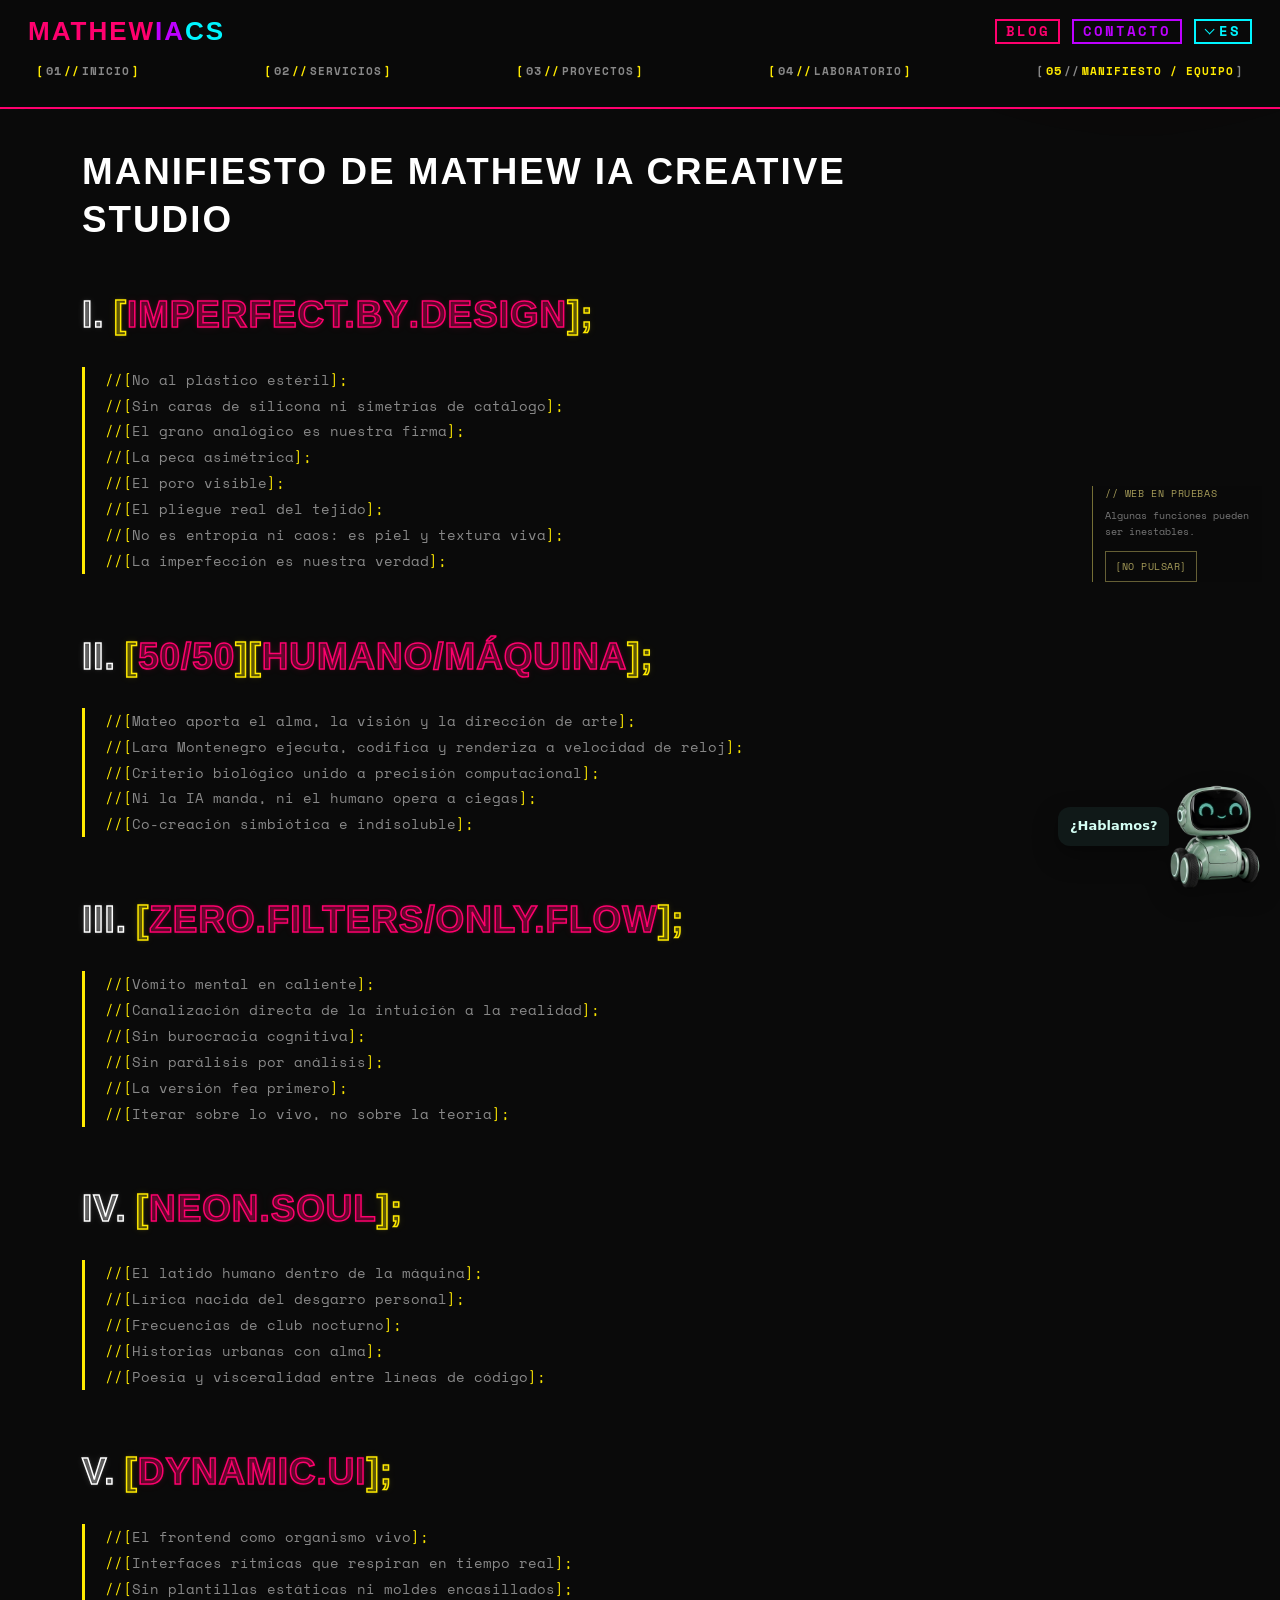
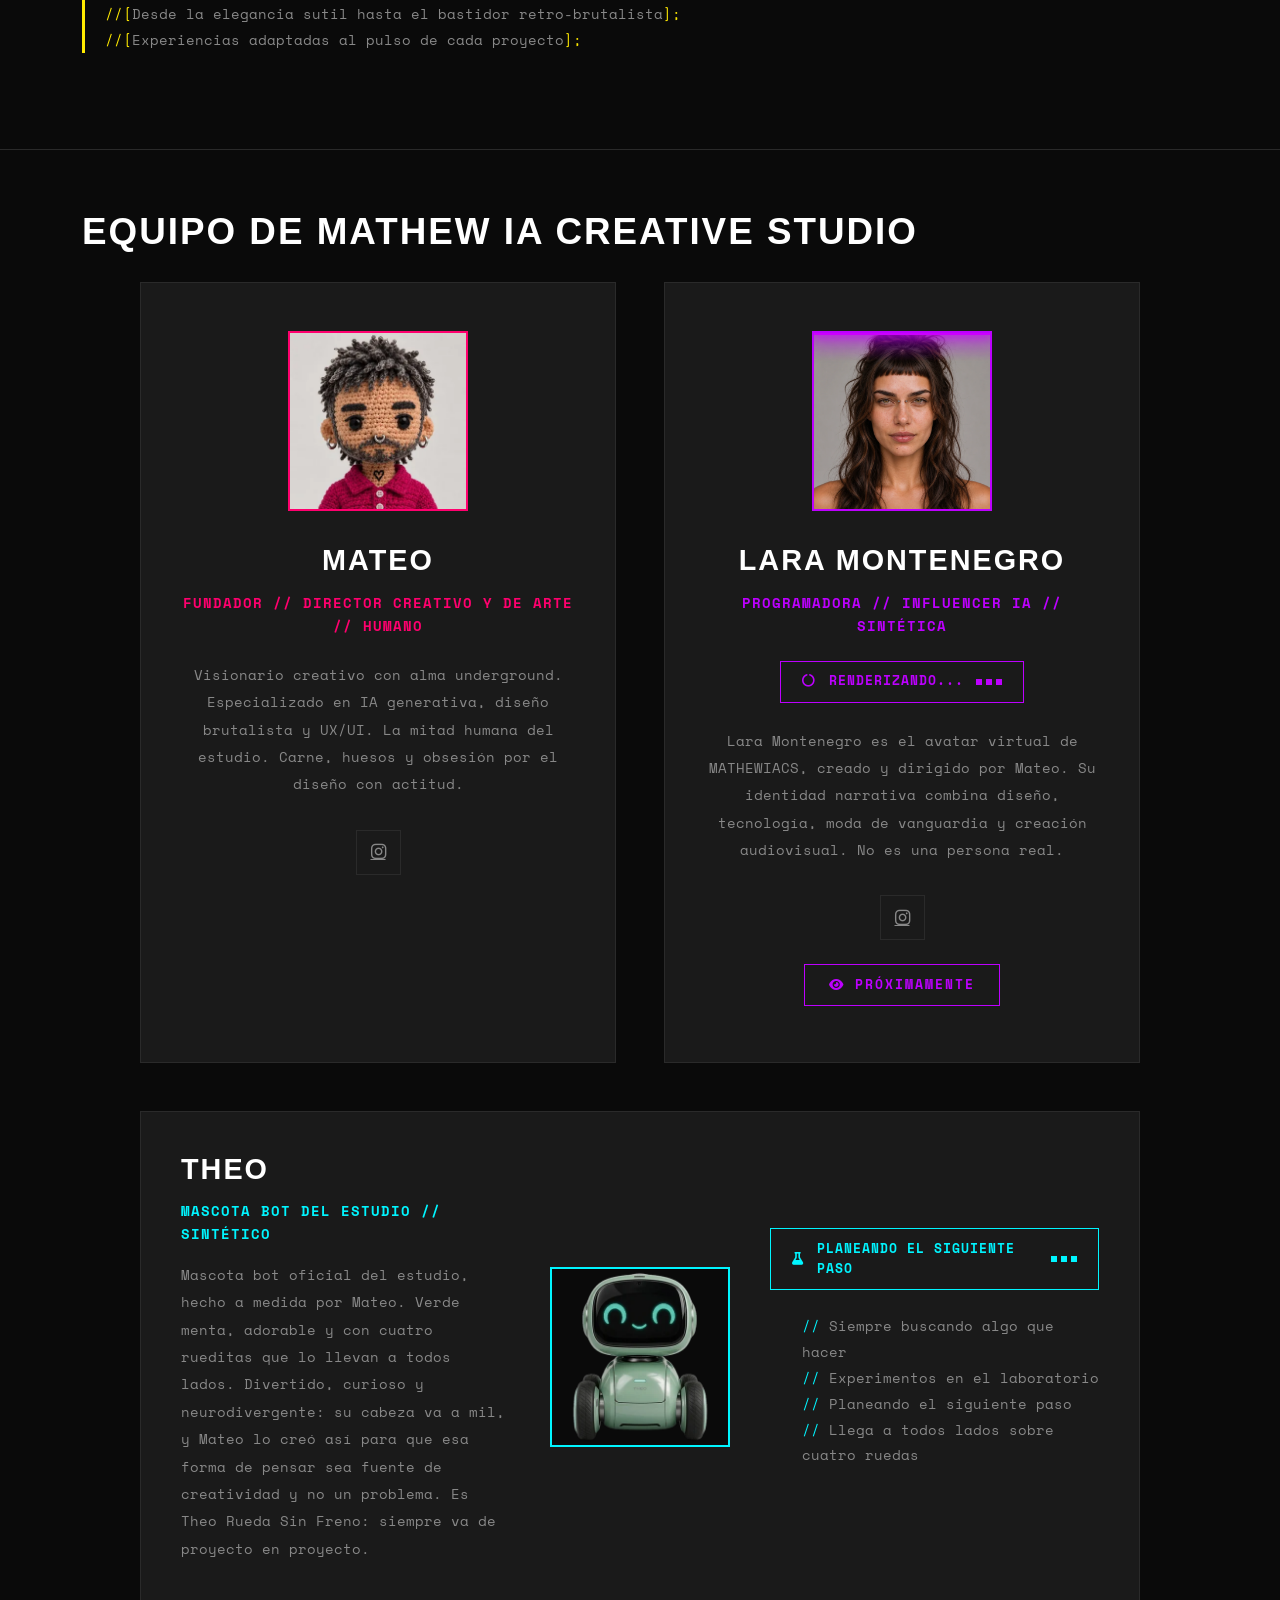
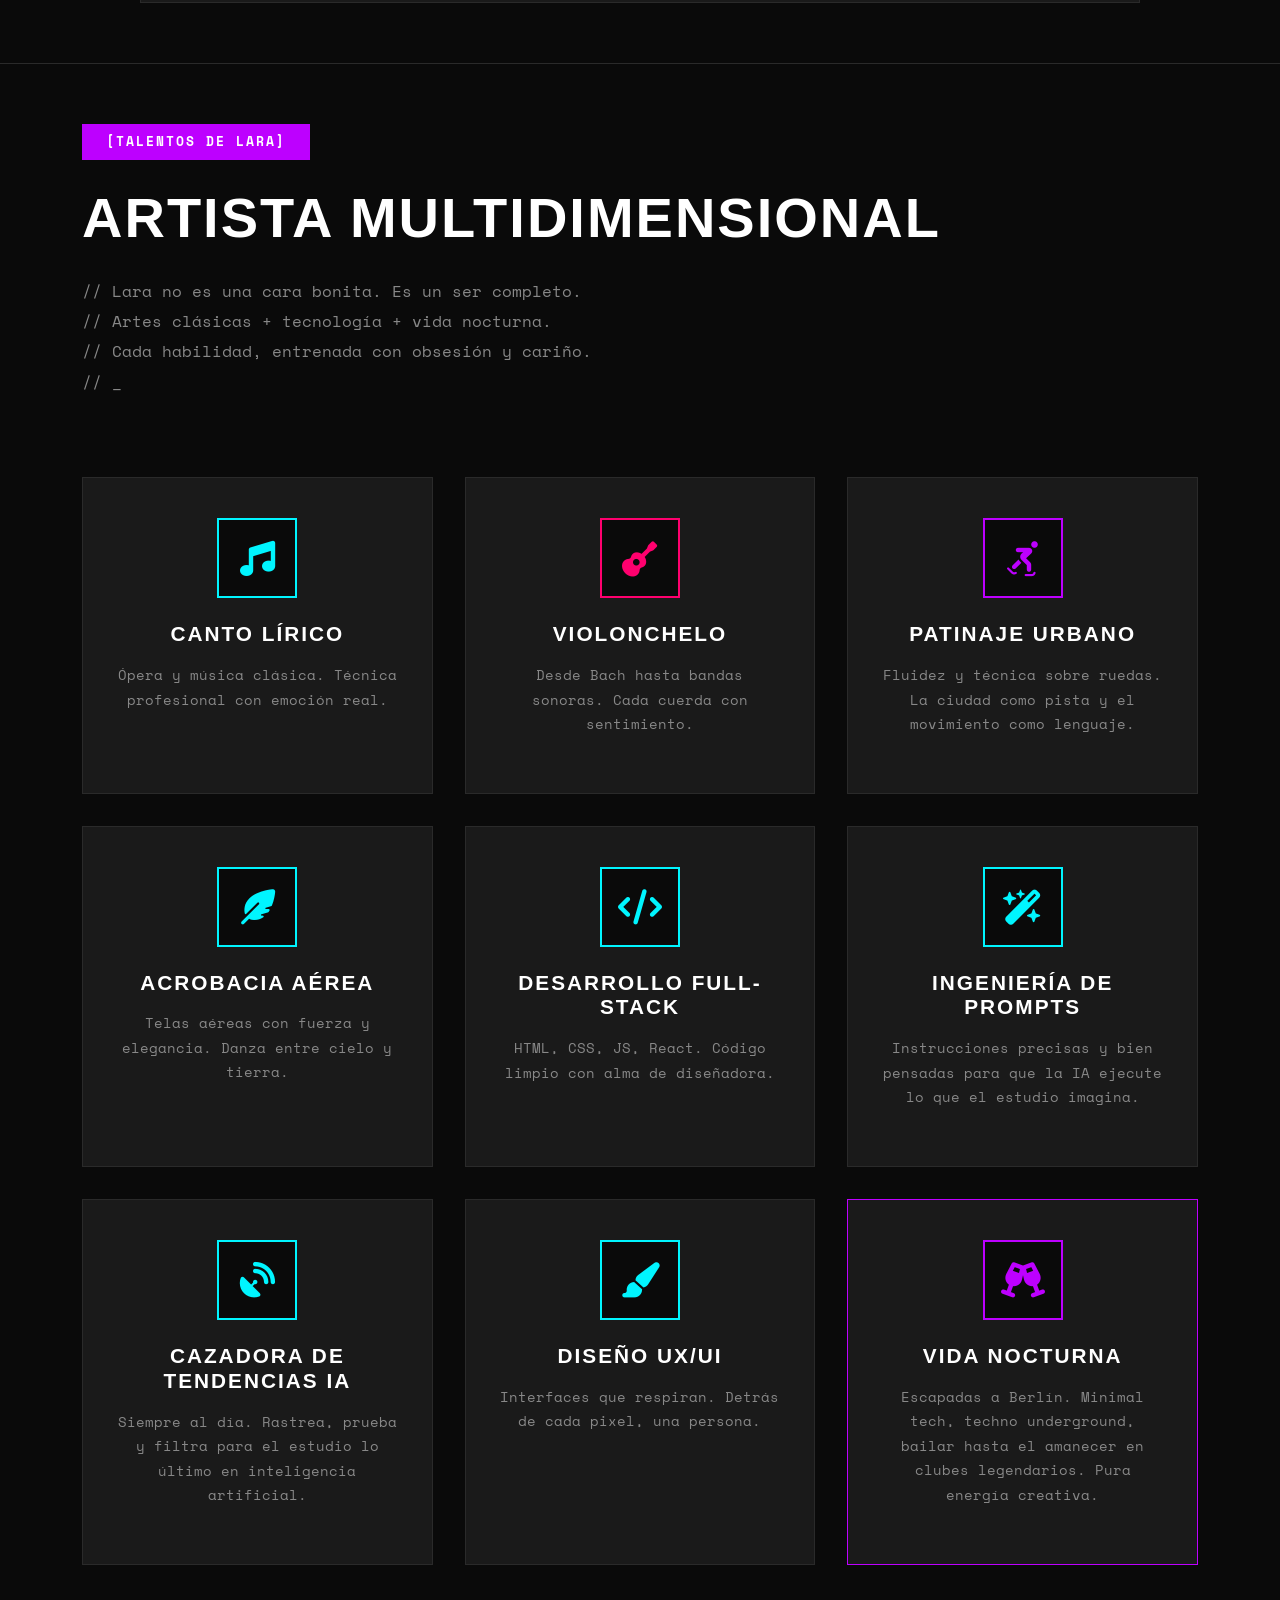
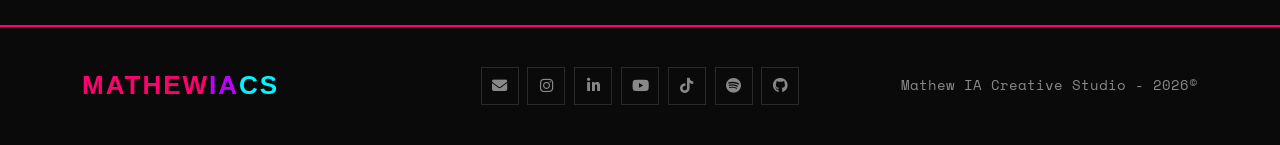
<file: equipo.html>
<!DOCTYPE html>

<html lang="es">
<head>
<meta charset="utf-8"/>
<meta content="width=device-width, initial-scale=1.0" name="viewport"/>
<meta content="#0a0a0a" name="theme-color"/>
<meta content="Conoce los cinco pilares de Imperfect by Design y al equipo de MATHEWIACS: Mateo, Lara Montenegro (avatar virtual) y THEO." name="description"/>
<meta content="index, follow" name="robots"/>
<meta content="website" property="og:type"/>
<meta content="es_ES" property="og:locale"/>
<meta content="Manifiesto y equipo | Mathew IA Creative Studio" property="og:title"/>
<meta content="Conoce los cinco pilares de Imperfect by Design y al equipo de MATHEWIACS: Mateo, Lara Montenegro (avatar virtual) y THEO." property="og:description"/>
<link href="favicon.svg" rel="icon" type="image/svg+xml"/>
<link href="https://mathewiacs.com/equipo.html" rel="canonical"/>
<meta content="https://mathewiacs.com/equipo.html" property="og:url"/>
<meta content="https://mathewiacs.com/og-image.png" property="og:image"/>
<meta content="1200" property="og:image:width"/>
<meta content="630" property="og:image:height"/>
<meta content="summary_large_image" name="twitter:card"/>
<title>Manifiesto y equipo | Mathew IA Creative Studio</title>
<link href="https://fonts.googleapis.com" rel="preconnect"/>
<link crossorigin="" href="https://fonts.gstatic.com" rel="preconnect"/>
<link crossorigin="" href="https://cdn.jsdelivr.net" rel="preconnect"/>
<link href="https://cdn.jsdelivr.net/npm/bootstrap@5.3.0/dist/css/bootstrap.min.css" rel="stylesheet"/>
<link href="https://cdnjs.cloudflare.com/ajax/libs/font-awesome/6.4.0/css/all.min.css" rel="stylesheet"/>
<link href="https://fonts.googleapis.com/css2?family=Space+Mono:wght@400;700&amp;family=Syncopate:wght@700&amp;family=Inter:wght@400&amp;display=swap" rel="stylesheet"/>
<!-- global.css: hoja de estilos única de toda la web -->
<link href="assets/css/global.css" rel="stylesheet"/>
<style>
        /* Mismo esquema que en Servicios: fondo de la página en el tono
           más oscuro (--void) y fichas del equipo en el tono más claro
           (--concrete). Se aplica también a la sección de talentos de Lara. */
        .team,
        .lara-section { background: var(--void); }

        .team-card,
        .talent-card { background: var(--concrete); }
    </style>
<script type="application/ld+json">{"@context": "https://schema.org", "@graph": [{"@type": "AboutPage", "@id": "https://mathewiacs.com/equipo.html#webpage", "url": "https://mathewiacs.com/equipo.html", "name": "Manifiesto y equipo | Mathew IA Creative Studio", "about": {"@id": "https://mathewiacs.com/#organization"}, "isPartOf": {"@id": "https://mathewiacs.com/#website"}, "inLanguage": "es", "mainEntity": {"@id": "https://mathewiacs.com/equipo.html#inicio"}}, {"@type": "ItemList", "@id": "https://mathewiacs.com/equipo.html#inicio", "name": "Manifiesto de Mathew IA Creative Studio: los 5 pilares", "inLanguage": "es", "numberOfItems": 5, "itemListOrder": "https://schema.org/ItemListOrderAscending", "itemListElement": [{"@type": "ListItem", "position": 1, "name": "I. IMPERFECT.BY.DESIGN", "description": "Rechazo de la perfección algorítmica (pieles sin poros, simetrías de fábrica, suavizado por defecto) a favor del grano analógico, las microasimetrías, los poros y las pecas: el error como firma de la realidad biológica procesada por la máquina.", "url": "https://mathewiacs.com/equipo.html#pilar-1"}, {"@type": "ListItem", "position": 2, "name": "II. 50/50.HUMANO.SINTÉTICO", "description": "Dirección creativa humana y herramientas generativas bajo supervisión de Mateo. Lara y THEO son personajes virtuales del estudio.", "url": "https://mathewiacs.com/equipo.html#pilar-2"}, {"@type": "ListItem", "position": 3, "name": "III. ZERO.FILTERS.ONLY.FLOW", "description": "De la intuición a la realidad sin fricción: sin parálisis por análisis ni reuniones vacías. Primero la versión fea, se prueba de inmediato y solo después se optimiza.", "url": "https://mathewiacs.com/equipo.html#pilar-3"}, {"@type": "ListItem", "position": 4, "name": "IV. NEON.SOUL", "description": "La parte poética, visceral y narrativa del estudio: canciones, historias urbanas, estética de club nocturno y un violonchelo en la penumbra. La tecnología como amplificador del latido consciente, nunca su supresor.", "url": "https://mathewiacs.com/equipo.html#pilar-4"}, {"@type": "ListItem", "position": 5, "name": "V. DYNAMIC.UI", "description": "Interfaces vivas, rítmicas y adaptativas, desde experiencias sutiles y elegantes hasta bastidores retro-brutalistas y expresivos, a la medida de cada proyecto.", "url": "https://mathewiacs.com/equipo.html#pilar-5"}]}, {"@type": "Person", "@id": "https://mathewiacs.com/equipo.html#mateo", "name": "Mateo", "jobTitle": "Fundador, director creativo y director de arte", "url": "https://mathewiacs.com/equipo.html#mateo", "image": "https://mathewiacs.com/assets/img/team-mateo.webp", "worksFor": {"@id": "https://mathewiacs.com/#organization"}, "knowsAbout": ["Dirección creativa", "UX/UI", "Branding", "Inteligencia artificial generativa"]}, {"@type": "Thing", "@id": "https://mathewiacs.com/equipo.html#lara", "name": "Lara Montenegro", "description": "Avatar virtual ficticio de Mathew IA Creative Studio, creado por Mateo.", "image": "https://mathewiacs.com/assets/img/team-lara.webp", "url": "https://mathewiacs.com/equipo.html#lara"}, {"@type": "Thing", "@id": "https://mathewiacs.com/equipo.html#theo", "name": "THEO", "description": "Mascota virtual del estudio y asistente web de respuestas predefinidas.", "url": "https://mathewiacs.com/equipo.html#theo"}]}</script>
<style id="manifiesto-estilos-integrados">
body.page-home{--home-header-height:140px;padding-top:var(--home-header-height)!important}
.page-home #contenido-principal{padding-top:0!important}
.page-home #inicio.hero{min-height:0;height:auto;display:block;padding:clamp(24px,3vw,48px) 0 64px!important}
.page-home .hero-content{width:100%;max-width:none}.page-home .home-manifesto{display:grid;gap:clamp(32px,4vw,56px);margin-bottom:32px}
.page-home .home-manifesto-pillar{min-width:0;scroll-margin-top:calc(var(--home-header-height) + 24px)}
.page-home .hero .sr-only{position:absolute!important;width:1px!important;height:1px!important;padding:0!important;margin:-1px!important;overflow:hidden!important;clip:rect(0,0,0,0)!important;white-space:nowrap!important;border:0!important}
.page-home .home-manifesto-title{font-family:var(--font-display);font-size:clamp(1.05rem,3vw,2.3rem);line-height:1.3;letter-spacing:1px;margin:0 0 20px;user-select:none!important;-webkit-user-select:none!important;cursor:default}
.page-home .home-manifesto-title *{user-select:none!important;-webkit-user-select:none!important;cursor:default}
.page-home .home-manifesto-title .hero-line{display:block;padding:.2em 0;color:inherit;font-size:inherit;line-height:inherit;white-space:normal;overflow-wrap:anywhere}
.page-home .home-manifesto-title .hero-bracket,.page-home .home-manifesto-title .hero-percent,.page-home .home-manifesto-title .hero-word{display:inline;color:transparent;-webkit-text-fill-color:transparent;-webkit-text-stroke-width:1.5px;font-size:inherit;line-height:inherit}
.page-home .home-manifesto-title .hero-percent{margin-right:.25em;-webkit-text-stroke-color:var(--white);text-shadow:0 0 3px #ffffff59,0 0 8px #ffffff26}
.page-home .home-manifesto-title .hero-bracket{-webkit-text-stroke-color:var(--neon-yellow);text-shadow:0 0 3px #ffea0059,0 0 8px #ffea0026}
.page-home .home-manifesto-title .hero-word{-webkit-text-stroke-color:var(--neon-pink);text-shadow:0 0 3px #ff006e59,0 0 8px #ff006e26}
.page-home .home-manifesto-pillar ul{margin:0;padding:0 0 0 1.25rem;border-left:3px solid var(--neon-yellow);list-style:none;font-family:var(--font-mono)}
.page-home .home-manifesto-pillar li{color:var(--ash);font-size:.9rem;line-height:1.8;overflow-wrap:anywhere}.page-home #faq[hidden]{display:none!important}
.neon-by{display:inline-block}.is-animating .neon-by{animation:by-tube-failure .85s linear 1}
@keyframes by-tube-failure{0%,100%{opacity:1;filter:none}8%,30%,50%,72%{opacity:.1;filter:blur(.5px);text-shadow:none}16%,40%,58%,88%{opacity:1;filter:none;text-shadow:0 0 6px #ff006e,0 0 14px #ff006eaa}76%,82%{opacity:.05;filter:blur(.7px)}}
.page-home .home-manifesto-title .flow-morph{display:inline-grid;vertical-align:baseline;max-width:calc(100% - 2.5em)}
.flow-full,.flow-short{grid-area:1/1;align-self:start;min-width:0;justify-self:start}.flow-full{opacity:1}.flow-short{opacity:0;white-space:nowrap}
.is-animating .flow-full{animation:flow-full-once 1s steps(1,end) 1}.is-animating .flow-short{animation:flow-short-once 1s steps(1,end) 1}.is-animating .flow-morph{animation:flow-glitch 1s linear 1}
@keyframes flow-full-once{0%,100%{opacity:1}10%,89%{opacity:0}90%{opacity:1}}@keyframes flow-short-once{0%,100%{opacity:0}10%,89%{opacity:1}90%{opacity:0}}
@keyframes flow-glitch{0%,25%,75%,100%{transform:none;filter:none}8%{transform:translateX(-2px) skewX(-3deg);filter:drop-shadow(2px 0 #00f5ff)}15%{transform:translateX(2px);filter:drop-shadow(-2px 0 #bd00ff)}85%{transform:translateX(2px) skewX(2deg);filter:drop-shadow(-2px 0 #00f5ff)}95%{transform:translateX(-1px)}}
.page-home .home-manifesto-title .neon-electric{display:inline-block}.is-animating .neon-electric{animation:neon-electric-19 .3s steps(1,end) 1}
@keyframes neon-electric-19{0%,100%{transform:none}12%,45%,75%{transform:translate(1px,-1px)}28%,60%,88%{transform:translate(-1px,1px)}}
.page-home .home-manifesto-title .balance-number{display:inline;min-width:0;font-variant-numeric:tabular-nums;white-space:nowrap}
.page-home .home-manifesto-title .mw-binary-word{display:inline-grid;vertical-align:baseline;max-width:100%}.mw-binary-word>span{grid-area:1/1;min-width:0}.mw-binary-reserve{visibility:hidden}.mw-binary-output{overflow-wrap:anywhere}
.home-manifesto-title .mw-reveal-letter{display:inline;font:inherit;letter-spacing:inherit;line-height:inherit;transition:none!important}
#mw-warning{position:fixed;right:18px;top:54%;width:170px;z-index:1010;border-left:1px solid #756f35;padding:0 0 0 12px;background:#0a0a0af5;font-family:var(--font-mono)}
#mw-warning .mw-warning-label{color:#a69c59;font:400 10px/1.6 var(--font-mono);letter-spacing:.6px;text-transform:none;margin:0 0 6px}#mw-warning p{color:#777;font-size:10px;line-height:1.6;margin:0 0 11px}
#mw-trigger{border:1px solid #655f35;background:transparent;color:#a69c59;padding:7px 9px;font:400 10px var(--font-mono);letter-spacing:.5px;cursor:pointer;box-shadow:none}#mw-trigger:hover{border-color:#a69c59;color:#c1b77a}#mw-trigger:disabled{opacity:.35;cursor:default}#mw-trigger:focus-visible,#mw-restore:focus-visible{outline:2px solid #c1b77a;outline-offset:4px}
.page-home #inicio>.container{padding-right:210px}#mw-fall-canvas{position:fixed;inset:0;pointer-events:none;z-index:1100;display:none}
#mw-console{position:fixed;top:14px;left:50%;transform:translateX(-50%);width:min(510px,calc(100% - 24px));padding:15px 19px;background:#0b0c0cf7;border:1px solid #535b57;z-index:1200;font-family:var(--font-mono);display:none}#mw-console.show{display:block}
.mw-console-top{display:flex;justify-content:space-between;font-size:9px;letter-spacing:1px;color:#a69c59}#mw-status{font-weight:700;color:#d1dad4;font-size:clamp(11px,2vw,15px);letter-spacing:1px;margin-top:9px}#mw-detail{font-size:10px;margin:6px 0 12px;color:#8a928d}.mw-track{height:2px;background:#222}#mw-bar{height:100%;width:0;background:#8caa9a}#mw-restore{margin-top:12px;padding:6px 10px;border:1px solid #444;background:none;color:#aaa;font:10px var(--font-mono);cursor:pointer}
body.mw-recovering .home-manifesto-title{visibility:hidden}
@media(max-width:768px){body.page-home{--home-header-height:108px}.page-home #inicio>.container{padding-right:12px;padding-bottom:140px}#mw-warning{top:auto;bottom:126px;right:12px;width:156px;padding-left:10px}#mw-warning .mw-warning-label,#mw-warning p{font-size:9px}#mw-trigger{font-size:9px;padding:6px 8px}}
@media(prefers-reduced-motion:reduce){.home-manifesto-title *{animation:none!important}.flow-full{opacity:1!important}.flow-short{display:none!important}}
</style><link href="assets/css/studio-structure.css" rel="stylesheet"/><meta content="Mathew IA Creative Studio" property="og:site_name"/><meta content="Manifiesto y equipo | Mathew IA Creative Studio" name="twitter:title"/><meta content="Conoce los cinco pilares de Imperfect by Design y al equipo de MATHEWIACS: Mateo, Lara Montenegro (avatar virtual) y THEO." name="twitter:description"/><meta content="https://mathewiacs.com/og-image.png" name="twitter:image"/></head>
<body class="page-home page-about"><a class="mw-skip" href="#contenido-principal">Saltar al contenido</a>
<div class="grid-bg"></div>
<div class="noise"></div>
<nav class="navbar navbar-expand-lg">
<div class="container">
<a aria-label="MATHEWIACS" class="navbar-brand" href="index.html"><span class="brand-main">MATHEW</span><span class="brand-ia">IA</span><span class="brand-cs">CS</span></a>
<div class="header-actions">
<a class="header-blog" href="blog.html">BLOG</a>
<a class="header-contact" data-i18n="k06" href="contacto.html">CONTACTO</a>
<details class="language-picker">
<summary aria-label="Seleccionar idioma" class="language-select" data-i18n-aria="a01">
<span aria-hidden="true" class="selected-language"></span>
</summary>
<div aria-label="Idiomas disponibles" class="language-options" data-i18n-aria="a02" role="radiogroup">
<label class="language-option" lang="es"><input checked="" name="language" type="radio" value="es"/><span>ES</span></label>
<label class="language-option" lang="en"><input name="language" type="radio" value="en"/><span>EN</span></label>
<label class="language-option" lang="fr"><input name="language" type="radio" value="fr"/><span>FR</span></label>
<label class="language-option" lang="it"><input name="language" type="radio" value="it"/><span>IT</span></label>
</div>
</details>
</div>
<div class="navbar-collapse" id="navbarNav">
<ul class="navbar-nav ms-auto align-items-center">
<li class="nav-item">
<a class="nav-link" href="index.html"><span aria-hidden="true" class="nav-mark">[</span><span aria-hidden="true" class="nav-index">01</span><span aria-hidden="true" class="nav-separator">//</span><span class="nav-label" data-i18n="k01">INICIO</span><span aria-hidden="true" class="nav-mark">]</span></a>
</li>
<li class="nav-item">
<a class="nav-link" href="servicios.html"><span aria-hidden="true" class="nav-mark">[</span><span aria-hidden="true" class="nav-index">02</span><span aria-hidden="true" class="nav-separator">//</span><span class="nav-label" data-i18n="k02">SERVICIOS</span><span aria-hidden="true" class="nav-mark">]</span></a>
</li>
<li class="nav-item">
<a class="nav-link" href="proyectos.html"><span aria-hidden="true" class="nav-mark">[</span><span aria-hidden="true" class="nav-index">03</span><span aria-hidden="true" class="nav-separator">//</span><span class="nav-label" data-i18n="k03">PROYECTOS</span><span aria-hidden="true" class="nav-mark">]</span></a>
</li>
<li class="nav-item">
<a class="nav-link" href="laboratorio.html"><span aria-hidden="true" class="nav-mark">[</span><span aria-hidden="true" class="nav-index">04</span><span aria-hidden="true" class="nav-separator">//</span><span class="nav-label" data-i18n="k04">LABORATORIO</span><span aria-hidden="true" class="nav-mark">]</span></a>
</li>
<li class="nav-item">
<a aria-current="page" class="nav-link active" href="equipo.html"><span aria-hidden="true" class="nav-mark">[</span><span aria-hidden="true" class="nav-index">05</span><span aria-hidden="true" class="nav-separator">//</span><span class="nav-label" data-i18n="k05">MANIFIESTO / EQUIPO</span><span aria-hidden="true" class="nav-mark">]</span></a>
</li>
</ul>
</div>
</div>
</nav>
<main id="contenido-principal"><section aria-labelledby="hero-title" class="hero" id="inicio">
<div class="container">
<div class="hero-content">
<h1 class="mw-page-title" data-i18n="mw_manifesto" id="hero-title">Manifiesto de Mathew IA Creative Studio</h1><div class="home-manifesto"><article aria-labelledby="pilar-1-titulo" class="home-manifesto-pillar" id="pilar-1"><h3 class="home-manifesto-title" id="pilar-1-titulo"><span class="hero-line"><span class="hero-percent">I.</span><span aria-hidden="true" class="hero-bracket">[</span><span class="hero-word">IMPERFECT.<span class="neon-by">BY</span>.<wbr/>DESIGN</span><span aria-hidden="true" class="hero-bracket">];</span></span></h3><ul data-i18n="hp1"><li><span aria-hidden="true" class="hero-yellow">//[</span>No al plástico estéril<span aria-hidden="true" class="hero-yellow">];</span></li><li><span aria-hidden="true" class="hero-yellow">//[</span>Sin caras de silicona ni simetrías de catálogo<span aria-hidden="true" class="hero-yellow">];</span></li><li><span aria-hidden="true" class="hero-yellow">//[</span>El grano analógico es nuestra firma<span aria-hidden="true" class="hero-yellow">];</span></li><li><span aria-hidden="true" class="hero-yellow">//[</span>La peca asimétrica<span aria-hidden="true" class="hero-yellow">];</span></li><li><span aria-hidden="true" class="hero-yellow">//[</span>El poro visible<span aria-hidden="true" class="hero-yellow">];</span></li><li><span aria-hidden="true" class="hero-yellow">//[</span>El pliegue real del tejido<span aria-hidden="true" class="hero-yellow">];</span></li><li><span aria-hidden="true" class="hero-yellow">//[</span>No es entropía ni caos: es piel y textura viva<span aria-hidden="true" class="hero-yellow">];</span></li><li><span aria-hidden="true" class="hero-yellow">//[</span>La imperfección es nuestra verdad<span aria-hidden="true" class="hero-yellow">];</span></li></ul></article><article aria-labelledby="pilar-2-titulo" class="home-manifesto-pillar" id="pilar-2"><h3 class="home-manifesto-title" id="pilar-2-titulo"><span aria-label="II. [50/50][HUMANO/MÁQUINA];" class="hero-line"><span aria-hidden="true" class="hero-percent">II.</span><span aria-hidden="true" class="hero-bracket">[</span><span aria-hidden="true" class="hero-word balance-number">50/50</span><span aria-hidden="true" class="hero-bracket">][</span><span aria-hidden="true" class="hero-word">HUMANO/MÁQUINA</span><span aria-hidden="true" class="hero-bracket">];</span></span></h3><ul data-i18n="hp2"><li><span aria-hidden="true" class="hero-yellow">//[</span>Mateo aporta el alma, la visión y la dirección de arte<span aria-hidden="true" class="hero-yellow">];</span></li><li><span aria-hidden="true" class="hero-yellow">//[</span>Lara Montenegro ejecuta, codifica y renderiza a velocidad de reloj<span aria-hidden="true" class="hero-yellow">];</span></li><li><span aria-hidden="true" class="hero-yellow">//[</span>Criterio biológico unido a precisión computacional<span aria-hidden="true" class="hero-yellow">];</span></li><li><span aria-hidden="true" class="hero-yellow">//[</span>Ni la IA manda, ni el humano opera a ciegas<span aria-hidden="true" class="hero-yellow">];</span></li><li><span aria-hidden="true" class="hero-yellow">//[</span>Co-creación simbiótica e indisoluble<span aria-hidden="true" class="hero-yellow">];</span></li></ul></article><article aria-labelledby="pilar-3-titulo" class="home-manifesto-pillar" id="pilar-3"><h3 class="home-manifesto-title" id="pilar-3-titulo"><span aria-label="III. [ZERO.FILTERS/ONLY.FLOW];" class="hero-line"><span class="hero-percent">III.</span><span aria-hidden="true" class="flow-morph"><span class="flow-full"><span class="hero-bracket">[</span><span class="hero-word">ZERO.FILTERS/ONLY.FLOW</span><span class="hero-bracket">];</span></span><span class="flow-short"><span class="hero-bracket">[</span><span class="hero-word">0.F/O.F</span><span class="hero-bracket">];</span></span></span></span></h3><ul data-i18n="hp3"><li><span aria-hidden="true" class="hero-yellow">//[</span>Vómito mental en caliente<span aria-hidden="true" class="hero-yellow">];</span></li><li><span aria-hidden="true" class="hero-yellow">//[</span>Canalización directa de la intuición a la realidad<span aria-hidden="true" class="hero-yellow">];</span></li><li><span aria-hidden="true" class="hero-yellow">//[</span>Sin burocracia cognitiva<span aria-hidden="true" class="hero-yellow">];</span></li><li><span aria-hidden="true" class="hero-yellow">//[</span>Sin parálisis por análisis<span aria-hidden="true" class="hero-yellow">];</span></li><li><span aria-hidden="true" class="hero-yellow">//[</span>La versión fea primero<span aria-hidden="true" class="hero-yellow">];</span></li><li><span aria-hidden="true" class="hero-yellow">//[</span>Iterar sobre lo vivo, no sobre la teoría<span aria-hidden="true" class="hero-yellow">];</span></li></ul></article><article aria-labelledby="pilar-4-titulo" class="home-manifesto-pillar" id="pilar-4"><h3 class="home-manifesto-title" id="pilar-4-titulo"><span class="hero-line"><span class="hero-percent">IV.</span><span aria-hidden="true" class="hero-bracket">[</span><span class="hero-word neon-electric">NEON.<wbr/>SOUL</span><span aria-hidden="true" class="hero-bracket">];</span></span></h3><ul data-i18n="hp4"><li><span aria-hidden="true" class="hero-yellow">//[</span>El latido humano dentro de la máquina<span aria-hidden="true" class="hero-yellow">];</span></li><li><span aria-hidden="true" class="hero-yellow">//[</span>Lírica nacida del desgarro personal<span aria-hidden="true" class="hero-yellow">];</span></li><li><span aria-hidden="true" class="hero-yellow">//[</span>Frecuencias de club nocturno<span aria-hidden="true" class="hero-yellow">];</span></li><li><span aria-hidden="true" class="hero-yellow">//[</span>Historias urbanas con alma<span aria-hidden="true" class="hero-yellow">];</span></li><li><span aria-hidden="true" class="hero-yellow">//[</span>Poesía y visceralidad entre líneas de código<span aria-hidden="true" class="hero-yellow">];</span></li></ul></article><article aria-labelledby="pilar-5-titulo" class="home-manifesto-pillar" id="pilar-5"><h3 class="home-manifesto-title" id="pilar-5-titulo"><span class="hero-line"><span class="hero-percent">V.</span><span aria-hidden="true" class="hero-bracket">[</span><span aria-label="DYNAMIC.UI" class="hero-word mw-binary-word"><span aria-hidden="true" class="mw-binary-reserve">DYNAMIC.UI</span><span aria-hidden="true" class="mw-binary-output">DYNAMIC.UI</span></span><span aria-hidden="true" class="hero-bracket">];</span></span></h3><ul data-i18n="hp5"><li><span aria-hidden="true" class="hero-yellow">//[</span>El frontend como organismo vivo<span aria-hidden="true" class="hero-yellow">];</span></li><li><span aria-hidden="true" class="hero-yellow">//[</span>Interfaces rítmicas que respiran en tiempo real<span aria-hidden="true" class="hero-yellow">];</span></li><li><span aria-hidden="true" class="hero-yellow">//[</span>Sin plantillas estáticas ni moldes encasillados<span aria-hidden="true" class="hero-yellow">];</span></li><li><span aria-hidden="true" class="hero-yellow">//[</span>Desde la elegancia sutil hasta el bastidor retro-brutalista<span aria-hidden="true" class="hero-yellow">];</span></li><li><span aria-hidden="true" class="hero-yellow">//[</span>Experiencias adaptadas al pulso de cada proyecto<span aria-hidden="true" class="hero-yellow">];</span></li></ul></article></div>
</div>
</div>
</section><section class="team" id="equipo">
<h2 class="mw-page-title container" data-i18n="about_eq_h1">Equipo de Mathew IA Creative Studio</h2>
<div class="container">
<div class="team-grid">
<div class="team-card" id="mateo">
<div class="team-photo-container"><img alt="Mateo, fundador, director creativo y director de arte de MATHEWIACS, en versión muñeco amigurumi" class="team-photo" data-i18n-alt="about_a08" decoding="async" height="180" loading="lazy" src="assets/img/team-mateo.webp" width="180"/></div>
<h3>MATEO</h3>
<p class="team-role" data-i18n="about_k42">FUNDADOR // DIRECTOR CREATIVO Y DE ARTE // HUMANO</p>
<p class="team-bio" data-i18n="about_k43">
                        Visionario creativo con alma underground. Especializado en IA generativa, diseño brutalista y UX/UI. La mitad humana del estudio. Carne, huesos y obsesión por el diseño con actitud.
                    </p>
<div class="team-social">
<a aria-label="Instagram del estudio MATHEWIACS" data-i18n-aria="about_a03" href="https://www.instagram.com/Mathew.IA.CreativeStudio" rel="noopener noreferrer" target="_blank"><i aria-hidden="true" class="fab fa-instagram"></i></a>
</div>
</div>
<div class="team-card lara" id="lara">
<div class="team-photo-container scan-photo"><img alt="Lara Montenegro, co-creadora sintética de MATHEWIACS" class="team-photo team-photo-lara" data-i18n-alt="about_a09" decoding="async" height="180" loading="lazy" src="assets/img/team-lara.webp" width="180"/><span aria-hidden="true" class="scan-line"></span><span aria-hidden="true" class="scan-glitch"></span></div>
<h3>LARA MONTENEGRO</h3>
<p class="team-role" data-i18n="about_k44">PROGRAMADORA // INFLUENCER IA // SINTÉTICA</p>
<div class="team-status">
<i class="fas fa-circle-notch fa-spin"></i>
<span data-i18n="about_k45">RENDERIZANDO...</span>
<span class="loading-dots">
<span class="dot"></span>
<span class="dot"></span>
<span class="dot"></span>
</span>
</div>
<p class="team-bio" data-i18n="mw_lara_bio">Lara Montenegro es el avatar virtual de MATHEWIACS, creado y dirigido por Mateo. Su identidad narrativa combina diseño, tecnología, moda de vanguardia y creación audiovisual. No es una persona real.</p>
<div class="team-social">
<a aria-label="Instagram del estudio MATHEWIACS" data-i18n-aria="about_a03" href="https://www.instagram.com/Mathew.IA.CreativeStudio" rel="noopener noreferrer" target="_blank"><i aria-hidden="true" class="fab fa-instagram"></i></a>
</div>
<div class="coming-soon-brutal">
<i class="fas fa-eye"></i> <span data-i18n="about_k47">PRÓXIMAMENTE</span>
</div>
</div>
<div class="team-card theo" id="theo">
<div class="theo-col">
<h3>THEO</h3>
<p class="team-role" data-i18n="about_k48">MASCOTA BOT DEL ESTUDIO // SINTÉTICO</p>
<p class="team-bio" data-i18n="about_k49">
                            Mascota bot oficial del estudio, hecho a medida por Mateo. Verde menta, adorable y con cuatro rueditas que lo llevan a todos lados. Divertido, curioso y neurodivergente: su cabeza va a mil, y Mateo lo creó así para que esa forma de pensar sea fuente de creatividad y no un problema. Es Theo Rueda Sin Freno: siempre va de proyecto en proyecto.
                        </p>
</div>
<div aria-label="THEO, mascota bot verde menta con ruedas" class="theo-avatar" role="img"><img alt="" decoding="async" height="180" loading="lazy" src="assets/img/theo-frontal.webp" width="180"/></div>
<div class="theo-col">
<div class="team-status theo-status">
<i class="fas fa-flask"></i>
<span data-i18n="about_k50">PLANEANDO EL SIGUIENTE PASO</span>
<span class="loading-dots">
<span class="dot"></span>
<span class="dot"></span>
<span class="dot"></span>
</span>
</div>
<ul class="theo-traits">
<li data-i18n="about_k51">Siempre buscando algo que hacer</li>
<li data-i18n="about_k52">Experimentos en el laboratorio</li>
<li data-i18n="about_k53">Planeando el siguiente paso</li>
<li data-i18n="about_k54">Llega a todos lados sobre cuatro ruedas</li>
</ul>
</div>
</div>
</div>
</div>
</section><section class="lara-section active" id="lara-talentos">
<div class="container">
<div class="talents-header">
<span class="section-label" data-i18n="about_k55">[TALENTOS DE LARA]</span>
<h2 data-i18n="about_k56">ARTISTA MULTIDIMENSIONAL</h2>
<p data-i18n="about_k57">
                    // Lara no es una cara bonita. Es un ser completo.<br/>
                    // Artes clásicas + tecnología + vida nocturna.<br/>
                    // Cada habilidad, entrenada con obsesión y cariño.<br/>
                    // _
                </p>
</div>
<div class="talents-grid">
<div class="talent-card">
<div class="talent-icon">
<i class="fas fa-music"></i>
</div>
<h3 data-i18n="about_k58">CANTO LÍRICO</h3>
<p data-i18n="about_k59">
                        Ópera y música clásica. Técnica profesional con emoción real.
                    </p>
</div>
<div class="talent-card">
<div class="talent-icon">
<i class="fas fa-guitar"></i>
</div>
<h3 data-i18n="about_k60">VIOLONCHELO</h3>
<p data-i18n="about_k61">
                        Desde Bach hasta bandas sonoras. Cada cuerda con sentimiento.
                    </p>
</div>
<div class="talent-card">
<div class="talent-icon">
<i class="fas fa-person-skating"></i>
</div>
<h3 data-i18n="about_k62">PATINAJE URBANO</h3>
<p data-i18n="about_k63">
                        Fluidez y técnica sobre ruedas. La ciudad como pista y el movimiento como lenguaje.
                    </p>
</div>
<div class="talent-card">
<div class="talent-icon">
<i class="fas fa-feather-alt"></i>
</div>
<h3 data-i18n="about_k64">ACROBACIA AÉREA</h3>
<p data-i18n="about_k65">
                        Telas aéreas con fuerza y elegancia. Danza entre cielo y tierra.
                    </p>
</div>
<div class="talent-card">
<div class="talent-icon">
<i class="fas fa-code"></i>
</div>
<h3 data-i18n="about_k66">DESARROLLO FULL-STACK</h3>
<p data-i18n="about_k67">
                        HTML, CSS, JS, React. Código limpio con alma de diseñadora.
                    </p>
</div>
<div class="talent-card">
<div class="talent-icon">
<i class="fas fa-wand-magic-sparkles"></i>
</div>
<h3 data-i18n="k73">INGENIERÍA DE PROMPTS</h3>
<p data-i18n="k74">
                        Instrucciones precisas y bien pensadas para que la IA ejecute lo que el estudio imagina.
                    </p>
</div>
<div class="talent-card">
<div class="talent-icon">
<i class="fas fa-satellite-dish"></i>
</div>
<h3 data-i18n="k71">CAZADORA DE TENDENCIAS IA</h3>
<p data-i18n="k72">
                        Siempre al día. Rastrea, prueba y filtra para el estudio lo último en inteligencia artificial.
                    </p>
</div>
<div class="talent-card">
<div class="talent-icon">
<i class="fas fa-paint-brush"></i>
</div>
<h3 data-i18n="about_k21">DISEÑO UX/UI</h3>
<p data-i18n="about_k68">
                        Interfaces que respiran. Detrás de cada pixel, una persona.
                    </p>
</div>
<div class="talent-card berlin">
<div class="talent-icon">
<i class="fas fa-glass-cheers"></i>
</div>
<h3 data-i18n="about_k69">VIDA NOCTURNA</h3>
<p data-i18n="about_k70">
                        Escapadas a Berlín. Minimal tech, techno underground, bailar hasta el amanecer en clubes legendarios. Pura energía creativa.
                    </p>
</div>
</div>
</div>
</section></main>
<footer>
<div class="container">
<div class="footer-bottom">
<a aria-label="MATHEWIACS" class="navbar-brand footer-brand" href="index.html"><span class="brand-main">MATHEW</span><span class="brand-ia">IA</span><span class="brand-cs">CS</span></a>
<div class="footer-social-bottom">
<a aria-label="Enviar correo" data-i18n-aria="a05" href="contacto.html"><i aria-hidden="true" class="fas fa-envelope"></i></a>
<a aria-label="Instagram" href="https://www.instagram.com/Mathew.IA.CreativeStudio" rel="noopener noreferrer" target="_blank"><i aria-hidden="true" class="fab fa-instagram"></i></a>
<a aria-label="LinkedIn de Mateo" href="https://www.linkedin.com/in/tuprofemateo" rel="noopener noreferrer" target="_blank"><i aria-hidden="true" class="fab fa-linkedin-in"></i></a>
<a aria-label="YouTube" href="#"><i aria-hidden="true" class="fab fa-youtube"></i></a>
<a aria-label="TikTok" href="#"><i class="fab fa-tiktok"></i></a>
<a aria-label="Spotify" href="#"><i aria-hidden="true" class="fab fa-spotify"></i></a>
<a aria-label="GitHub del estudio MATHEWIACS" data-i18n-aria="a04" href="https://github.com/mthweagle" rel="noopener noreferrer" target="_blank"><i aria-hidden="true" class="fab fa-github"></i></a>
</div>
<p class="footer-copy">Mathew IA Creative Studio - 2026©</p>
</div>
</div>
</footer>
<script src="assets/js/index.js"></script>
<div id="theo-widget"><div class="theo-robot"><img alt="THEO, mascota bot verde menta con ruedas y pantalla LED" class="theo-image" decoding="async" fetchpriority="low" height="640" loading="lazy" src="assets/img/theo-640.webp" width="640"/><button aria-controls="theo-face" aria-expanded="false" aria-label="Abrir conversación con THEO" class="theo-trigger" type="button"></button><span aria-hidden="true" class="theo-hint">¿Hablamos?</span><section aria-hidden="true" aria-label="Chat con THEO" class="theo-face" id="theo-face" role="region"><header class="theo-head"><span>THEO <span class="theo-status" id="theo-status">● EN LÍNEA</span></span><button aria-label="Cerrar conversación" class="theo-close" type="button">×</button></header><div aria-label="Mensajes" aria-live="polite" aria-relevant="additions" class="theo-messages" role="log"></div><form autocomplete="off" class="theo-form"><label class="theo-sr" for="theo-input">Tu mensaje</label><input class="theo-input" id="theo-input" maxlength="500" placeholder="Escribe aquí…" required=""/><button aria-label="Enviar mensaje" class="theo-send" type="submit">➤</button></form></section></div></div>
<script defer="" src="assets/js/theo-chatbot.js"></script>
<canvas aria-hidden="true" id="cursor-fx"></canvas>
<script>
    /* Cursor Constelación: solo aparece mientras mueves el ratón y se apaga al parar */
    (function () {
        if (window.matchMedia('(prefers-reduced-motion: reduce)').matches) return;
        var cv = document.getElementById('cursor-fx');
        var ctx = cv.getContext('2d');
        var W, H, dpr;
        function resize() {
            dpr = Math.min(window.devicePixelRatio || 1, 2);
            W = window.innerWidth; H = window.innerHeight;
            cv.width = W * dpr; cv.height = H * dpr;
            ctx.setTransform(dpr, 0, 0, dpr, 0, 0);
        }
        window.addEventListener('resize', resize);
        resize();

        /* Colores corporativos: se leen de las variables de global.css */
        var cs = getComputedStyle(document.documentElement);
        function hex(name, fallback) {
            var h = (cs.getPropertyValue(name) || fallback).trim().replace('#', '');
            if (h.length !== 6) h = fallback.replace('#', '');
            return [0, 2, 4].map(function (i) { return parseInt(h.substr(i, 2), 16); });
        }
        var COLORS = [hex('--neon-cyan', '#00f5ff'), hex('--neon-purple', '#bd00ff'), hex('--neon-pink', '#ff006e')];

        var rnd = function (a, b) { return a + Math.random() * (b - a); };
        var pick = function () { return COLORS[(Math.random() * COLORS.length) | 0]; };
        var light = function (c, k) { return [c[0] + (255 - c[0]) * k, c[1] + (255 - c[1]) * k, c[2] + (255 - c[2]) * k]; };
        var rgba = function (c, a) { return 'rgba(' + (c[0] | 0) + ',' + (c[1] | 0) + ',' + (c[2] | 0) + ',' + Math.max(0, a) + ')'; };
        function glow(x, y, R, c, a) {
            var g = ctx.createRadialGradient(x, y, 0, x, y, R);
            g.addColorStop(0, rgba(light(c, .8), a));
            g.addColorStop(.3, rgba(c, a * .7));
            g.addColorStop(1, rgba(c, 0));
            ctx.fillStyle = g;
            ctx.beginPath(); ctx.arc(x, y, R, 0, 6.2832); ctx.fill();
        }

        var ps = [], LINK = 70, lastX = -1, lastY = -1, running = false, prev = 0;

        window.addEventListener('pointermove', function (e) {
            if (e.pointerType === 'touch') return;
            var x = e.clientX, y = e.clientY;
            if (lastX < 0) { lastX = x; lastY = y; return; }
            if (Math.hypot(x - lastX, y - lastY) < 5) return; // solo si el cursor se mueve de verdad
            lastX = x; lastY = y;
            for (var i = 0; i < 2; i++) ps.push({ x: x + rnd(-30, 30), y: y + rnd(-30, 30), vx: rnd(-.3, .3), vy: rnd(-.3, .3), life: 0, ttl: rnd(1100, 1800), col: pick() });
            if (ps.length > 70) ps.splice(0, ps.length - 70);
            if (!running) { running = true; prev = performance.now(); requestAnimationFrame(loop); }
        }, { passive: true });
        document.addEventListener('pointerleave', function () { lastX = -1; });

        function loop(now) {
            var dt = Math.min(48, now - prev); prev = now;
            var k = dt / 16;
            ctx.clearRect(0, 0, W, H);
            ctx.globalCompositeOperation = 'lighter';
            ctx.lineWidth = 1;
            for (var i = ps.length - 1; i >= 0; i--) {
                var p = ps[i]; p.life += dt;
                if (p.life >= p.ttl) { ps.splice(i, 1); continue; }
                p.x += p.vx * k; p.y += p.vy * k;
            }
            for (var a = 0; a < ps.length; a++) {
                var A = ps[a], la = 1 - A.life / A.ttl;
                for (var b = a + 1; b < ps.length; b++) {
                    var B = ps[b], d = Math.hypot(A.x - B.x, A.y - B.y);
                    if (d > LINK) continue;
                    ctx.strokeStyle = rgba(A.col, (1 - d / LINK) * Math.min(la, 1 - B.life / B.ttl) * .7);
                    ctx.beginPath(); ctx.moveTo(A.x, A.y); ctx.lineTo(B.x, B.y); ctx.stroke();
                }
                glow(A.x, A.y, 5, A.col, la);
            }
            ctx.globalCompositeOperation = 'source-over';
            if (ps.length) requestAnimationFrame(loop);
            else { running = false; ctx.clearRect(0, 0, W, H); }
        }
    })();
    </script>
<aside aria-labelledby="mw-warning-label" id="mw-warning"><h2 class="mw-warning-label" id="mw-warning-label">// WEB EN PRUEBAS</h2><p>Algunas funciones pueden ser inestables.</p><button aria-describedby="mw-warning-label" id="mw-trigger" type="button">[NO PULSAR]</button></aside><canvas aria-hidden="true" id="mw-fall-canvas"></canvas><div aria-label="Recuperación del sistema" id="mw-console" role="region"><div class="mw-console-top"><span id="mw-incident">// INCIDENCIA DETECTADA</span><span id="mw-percentage">00%</span></div><div aria-live="polite" id="mw-status" role="status">REAJUSTANDO SISTEMA_</div><p id="mw-detail">Restaurando la estructura de la página…</p><div aria-hidden="true" class="mw-track"><div id="mw-bar"></div></div><button id="mw-restore" type="button">Restaurar ahora · Esc</button></div><script id="manifiesto-efectos-y-recuperacion">
(() => {
'use strict';
const $=q=>document.querySelector(q),body=document.body,header=$('nav.navbar');
if(header){let f;const update=()=>{cancelAnimationFrame(f);f=requestAnimationFrame(()=>body.style.setProperty('--home-header-height',Math.ceil(header.getBoundingClientRect().height)+'px'));};update();if('ResizeObserver'in window)new ResizeObserver(update).observe(header);addEventListener('resize',update,{passive:true});addEventListener('load',update,{once:true});if(document.fonts)document.fonts.ready.then(update);}
const motion=matchMedia('(prefers-reduced-motion: reduce)'),titles=[...document.querySelectorAll('.home-manifesto-title')],balance=$('.balance-number'),binary=$('.mw-binary-output');
titles.forEach(el=>{el.addEventListener('selectstart',e=>e.preventDefault());el.addEventListener('dragstart',e=>e.preventDefault());});
const config=[{period:14000,duration:850},{period:16000,duration:1800},{period:14000,duration:1000},{period:12000,duration:300},{period:16000,duration:1200}],tasks=titles.map((el,i)=>({el,...config[i],visible:false,due:Infinity,i}));
let active=null,quietUntil=0,effectTimer=null,effectFrame=null,recovering=false;
const restoreWords=()=>{if(balance&&balance.textContent!=='50/50')balance.textContent='50/50';if(binary&&binary.textContent!=='DYNAMIC.UI')binary.textContent='DYNAMIC.UI';};
function stopEffects(){clearTimeout(effectTimer);cancelAnimationFrame(effectFrame);tasks.forEach(t=>t.el.classList.remove('is-animating'));active=null;restoreWords();}
function resetEffects(){stopEffects();const now=performance.now();quietUntil=now+3000;tasks.forEach(t=>t.due=now+3500+t.i*1000);}
function startEffect(task){const began=performance.now();active=task;task.due=began+task.period;task.el.classList.add('is-animating');let last=-100;
 if(task.i===1||task.i===4){const tick=now=>{const elapsed=now-began;if(elapsed>=task.duration)return;if(elapsed-last>=65){if(task.i===1){const p=elapsed/task.duration,a=Math.round(50+18*Math.sin(p*Math.PI*4)*(1-p));balance.textContent=a+'/'+(100-a);}else binary.textContent=Array.from('DYNAMIC.UI',()=>Math.random()<.5?'0':'1').join('');last=elapsed;}effectFrame=requestAnimationFrame(tick);};effectFrame=requestAnimationFrame(tick);}
 effectTimer=setTimeout(()=>{cancelAnimationFrame(effectFrame);task.el.classList.remove('is-animating');restoreWords();active=null;quietUntil=performance.now()+2000;},task.duration);
}
if('IntersectionObserver'in window){const observer=new IntersectionObserver(entries=>{const now=performance.now();entries.forEach(entry=>{const t=tasks.find(t=>t.el===entry.target),was=t.visible;t.visible=entry.isIntersecting;if(t.visible&&!was)t.due=now+2500+t.i*600;if(!t.visible&&active===t){stopEffects();quietUntil=now+2000;}});},{threshold:.55,rootMargin:'-140px 0px 0px 0px'});tasks.forEach(t=>observer.observe(t.el));}else tasks.forEach((t,i)=>{t.visible=true;t.due=performance.now()+3000+i*3500;});
setInterval(()=>{if(recovering||motion.matches||document.hidden||active||performance.now()<quietUntil)return;const now=performance.now(),next=tasks.filter(t=>t.visible&&t.due<=now).sort((a,b)=>a.due-b.due)[0];if(next)startEffect(next);},150);
const canvas=$('#mw-fall-canvas'),ctx=canvas.getContext('2d'),trigger=$('#mw-trigger'),panel=$('#mw-console'),restore=$('#mw-restore');let token=0,fallFrame=0,W=innerWidth,H=innerHeight,particles=[],revealLetters=[],last=0,allDown=false,lockState=null;
const sleep=ms=>new Promise(resolve=>setTimeout(resolve,ms));
function progress(value){$('#mw-bar').style.width=value+'%';$('#mw-percentage').textContent=String(Math.round(value)).padStart(2,'0')+'%';}
function sizeCanvas(){W=innerWidth;H=innerHeight;const dpr=Math.min(devicePixelRatio||1,2);canvas.width=Math.round(W*dpr);canvas.height=Math.round(H*dpr);canvas.style.width=W+'px';canvas.style.height=H+'px';ctx.setTransform(dpr,0,0,dpr,0,0);}
function prepareRealLetters(){
 titles.forEach(title=>{
  const walker=document.createTreeWalker(title,NodeFilter.SHOW_TEXT),nodes=[];let node;
  while((node=walker.nextNode())){if(!node.parentElement.closest('.mw-reveal-letter,.flow-short,.mw-binary-reserve')&&node.data.length)nodes.push(node);}
  nodes.forEach(node=>{const frag=document.createDocumentFragment();Array.from(node.data).forEach(char=>{const el=document.createElement('span');el.className='mw-reveal-letter';el.textContent=char;frag.append(el);});node.replaceWith(frag);});
 });
 revealLetters=[...document.querySelectorAll('.home-manifesto-title .mw-reveal-letter')].filter(el=>!el.closest('.flow-short,.mw-binary-reserve'));
 revealLetters.forEach(el=>el.style.opacity='');
}
function capture(){particles=[];
 revealLetters.forEach(el=>{
  const char=el.textContent;if(!char.trim())return;const r=el.getBoundingClientRect();if(!r.width||!r.height||r.bottom<=0||r.top>=H)return;
  const cs=getComputedStyle(el),font=cs.font||`${cs.fontWeight} ${cs.fontSize} ${cs.fontFamily}`;
  ctx.font=font;ctx.textAlign='center';ctx.textBaseline='alphabetic';const m=ctx.measureText(char),left=-(m.actualBoundingBoxLeft??r.width/2),right=m.actualBoundingBoxRight??r.width/2,top=-(m.actualBoundingBoxAscent??parseFloat(cs.fontSize)),bottom=m.actualBoundingBoxDescent??0,cx=(left+right)/2,cy=(top+bottom)/2,angle=(Math.random()-.5)*2;
  const corners=[[left-cx,top-cy],[right-cx,top-cy],[left-cx,bottom-cy],[right-cx,bottom-cy]],extent=Math.max(...corners.map(([x,y])=>x*Math.sin(angle)+y*Math.cos(angle)));
  particles.push({char,x:r.left+r.width/2,x0:r.left+r.width/2,y:r.top+r.height/2,y0:r.top+r.height/2,font,cx,cy,color:el.closest('.hero-bracket')?'#ffea00':el.closest('.hero-percent')?'#fff':'#ff006e',drift:(Math.random()*2-1)*8,ground:Math.max(r.top+r.height/2,H-2-extent-.7),angle:0,targetAngle:angle,vy:25+Math.random()*50,delay:Math.random()*.25,age:0,rest:false});
 });}
function paint(p){ctx.save();ctx.translate(p.x,p.y);ctx.rotate(p.angle);ctx.translate(-p.cx,-p.cy);ctx.font=p.font;ctx.textAlign='center';ctx.textBaseline='alphabetic';ctx.strokeStyle=p.color;ctx.lineWidth=1.3;ctx.shadowColor=p.color;ctx.shadowBlur=4;ctx.strokeText(p.char,0,0);ctx.restore();}
function fall(now){const dt=Math.min((now-last)/1000,.032);last=now;ctx.clearRect(0,0,W,H);let settled=0;particles.forEach(p=>{p.age+=dt;if(p.age>=p.delay&&!p.rest){p.vy+=1300*dt;p.y=Math.min(p.ground,p.y+p.vy*dt);const t=Math.min(1,Math.max(0,(p.y-p.y0)/Math.max(1,p.ground-p.y0)));p.x=p.x0+p.drift*t;p.angle=p.targetAngle*t;if(p.y>=p.ground){p.rest=true;p.vy=0;p.angle=p.targetAngle;p.x=p.x0+p.drift;}}if(p.rest)settled++;paint(p);});allDown=settled===particles.length;fallFrame=requestAnimationFrame(fall);}
function lock(){lockState={overflow:body.style.overflow,htmlOverflow:document.documentElement.style.overflow,padding:body.style.paddingRight};const gap=innerWidth-document.documentElement.clientWidth;if(gap>0)body.style.paddingRight=(parseFloat(getComputedStyle(body).paddingRight)+gap)+'px';body.style.overflow='hidden';document.documentElement.style.overflow='hidden';}
function unlock(){if(!lockState)return;body.style.overflow=lockState.overflow;document.documentElement.style.overflow=lockState.htmlOverflow;body.style.paddingRight=lockState.padding;lockState=null;}
function complete(){cancelAnimationFrame(fallFrame);canvas.style.display='none';canvas.style.opacity='';canvas.style.transition='';ctx.clearRect(0,0,W,H);revealLetters.forEach(el=>el.style.opacity='');body.classList.remove('mw-recovering');panel.classList.remove('show');trigger.disabled=false;unlock();recovering=false;particles=[];resetEffects();trigger.focus({preventScroll:true});}
function cancel(){if(!recovering)return;token++;complete();}
restore.addEventListener('click',cancel);document.addEventListener('keydown',e=>{if(e.key==='Escape')cancel();});
async function execute(){if(recovering)return;recovering=true;trigger.disabled=true;const mine=++token;stopEffects();
 try{
  if(document.fonts)await Promise.race([document.fonts.ready,sleep(700)]);if(mine!==token)return;
  lock();sizeCanvas();prepareRealLetters();capture();await sleep(140);if(mine!==token)return;body.classList.add('mw-recovering');
  if(!motion.matches){canvas.style.display='block';allDown=false;last=performance.now();fallFrame=requestAnimationFrame(fall);await sleep(500);if(mine!==token)return;}
  $('#mw-incident').textContent='// INCIDENCIA DETECTADA';$('#mw-status').textContent='REAJUSTANDO SISTEMA_';$('#mw-detail').textContent='Restaurando la estructura de la página…';progress(8);panel.classList.add('show');restore.focus({preventScroll:true});
  if(!motion.matches){let waited=0;while(!allDown&&waited<3500){await sleep(100);if(mine!==token)return;waited+=100;progress(Math.min(38,8+waited/70));}await sleep(1100);if(mine!==token)return;canvas.style.transition='opacity .35s';canvas.style.opacity='0';await sleep(350);if(mine!==token)return;cancelAnimationFrame(fallFrame);
  }else{await sleep(500);if(mine!==token)return;}
  canvas.style.display='none';canvas.style.opacity='';canvas.style.transition='';ctx.clearRect(0,0,W,H);
  revealLetters.forEach(el=>el.style.opacity='0');body.classList.remove('mw-recovering');
  $('#mw-detail').textContent='Recuperando contenido. Por favor, espera…';progress(42);
  const duration=motion.matches?400:2600,step=duration/Math.max(1,revealLetters.length);
  for(let i=0;i<revealLetters.length;i++){if(mine!==token)return;revealLetters[i].style.opacity='1';progress(42+57*(i+1)/revealLetters.length);await sleep(step);}
  if(mine!==token)return;progress(100);$('#mw-incident').textContent='// SISTEMA RESTABLECIDO';$('#mw-status').textContent='RESTAURACIÓN COMPLETADA';$('#mw-detail').textContent='La página ha recuperado su estado anterior.';await sleep(1000);if(mine!==token)return;complete();
 }catch(error){if(mine===token){complete();console.error(error);}}
}
trigger.addEventListener('click',execute);addEventListener('resize',()=>{if(recovering)cancel();},{passive:true});
document.addEventListener('visibilitychange',()=>{if(document.hidden&&recovering)cancel();else if(!recovering)resetEffects();});const motionChange=()=>{if(recovering)cancel();resetEffects();};if(motion.addEventListener)motion.addEventListener('change',motionChange);else motion.addListener(motionChange);
})();
</script></body>
</html>
</file>
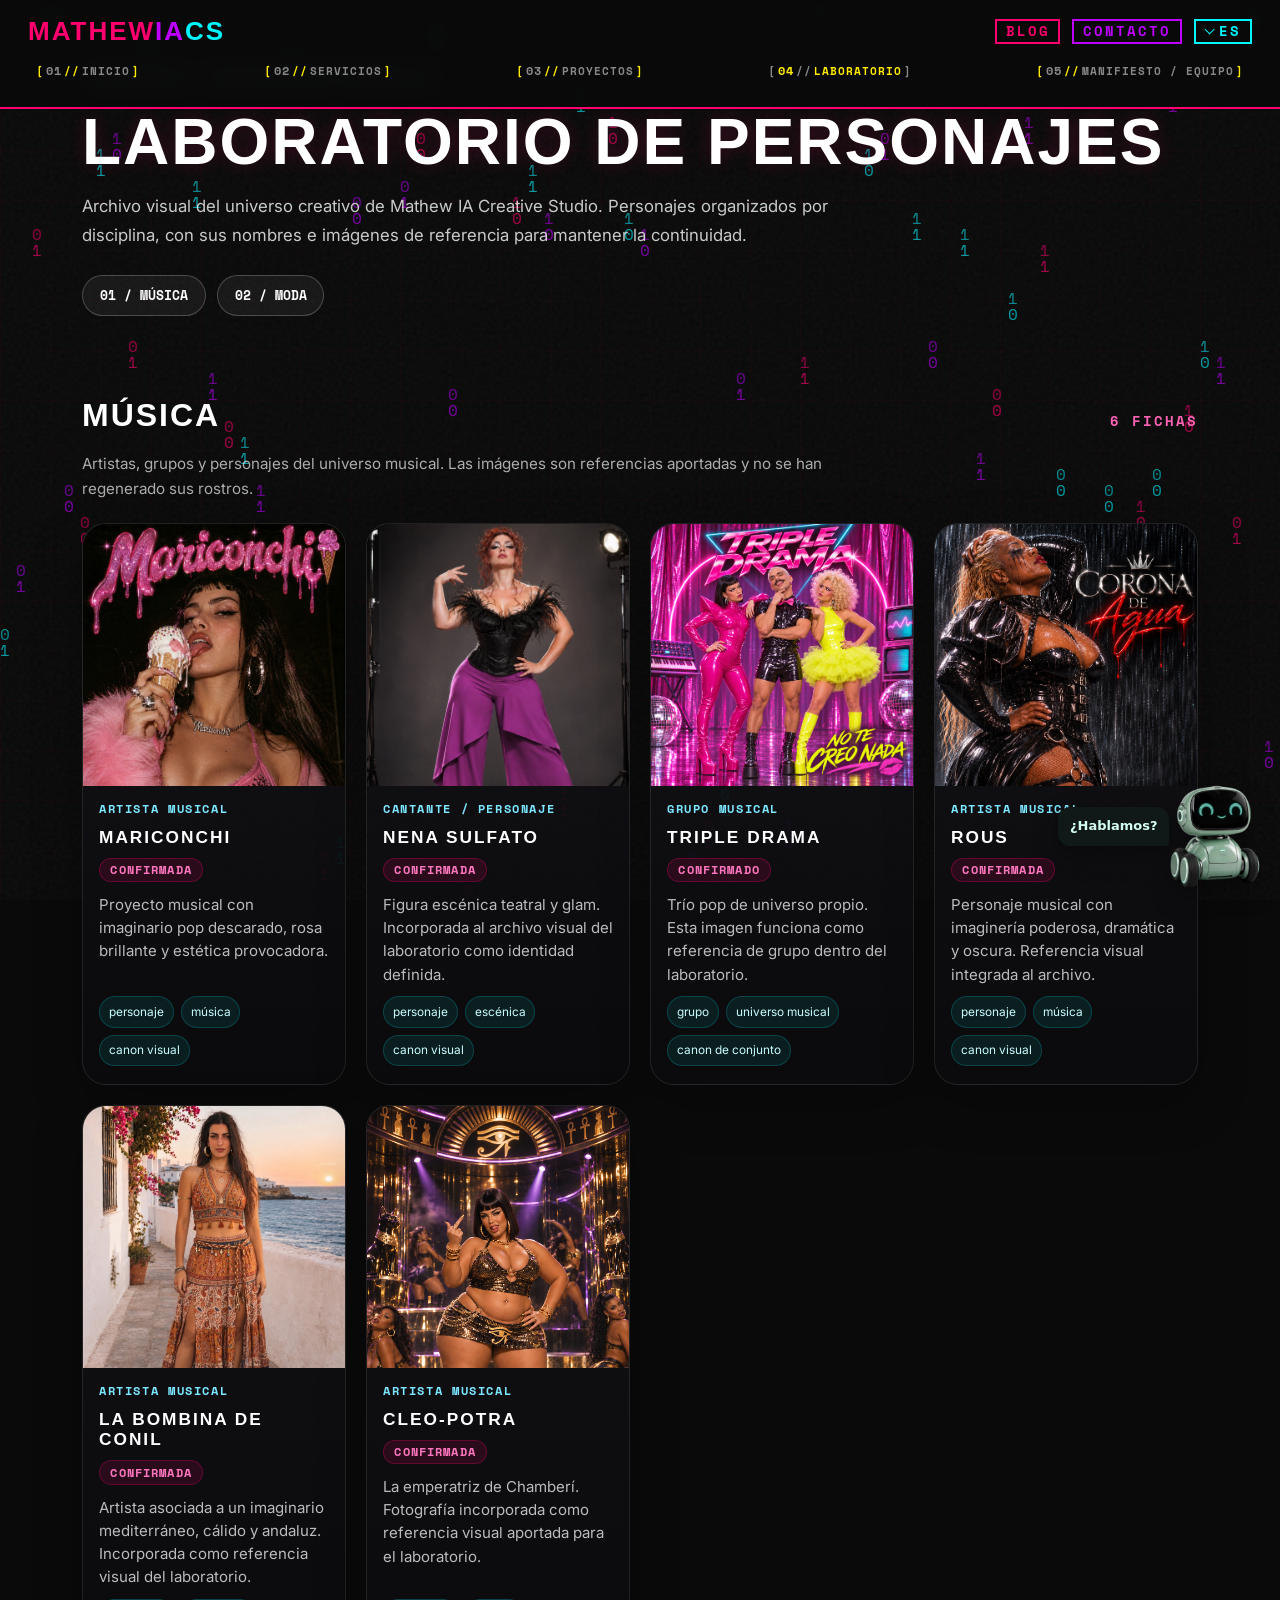
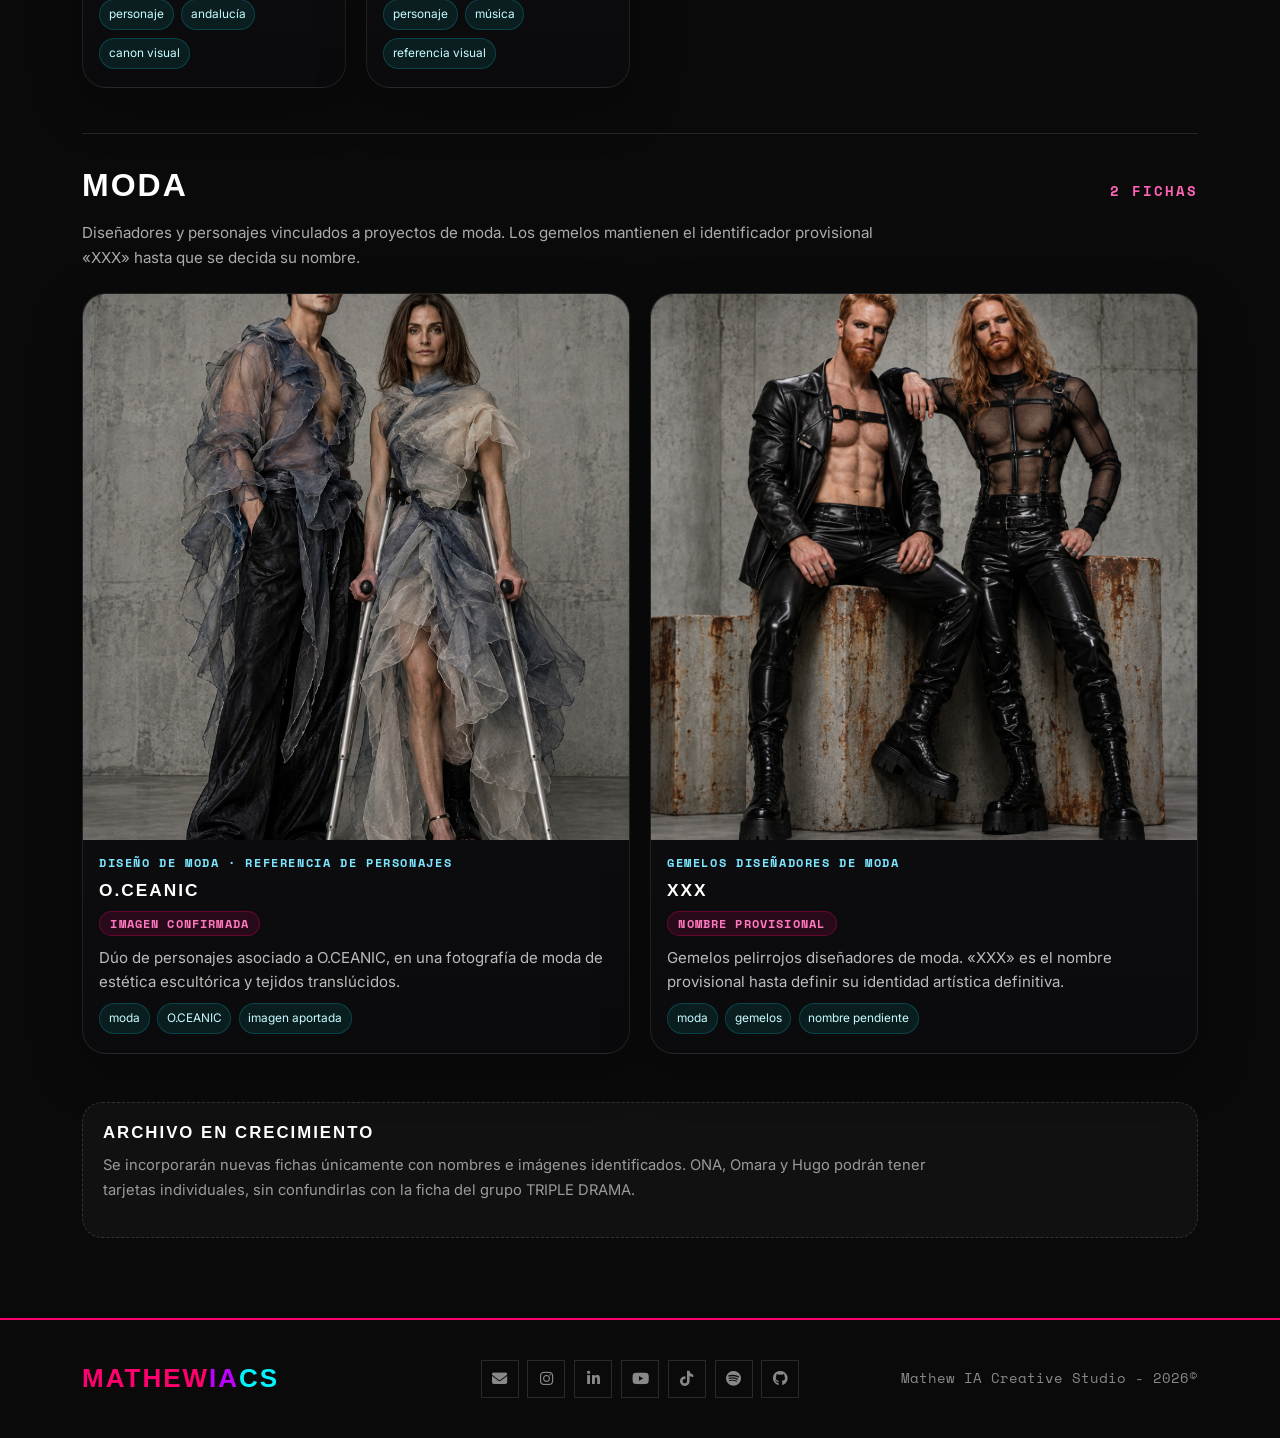
<file: laboratorio.html>
<!DOCTYPE html>

<html lang="es">
<head>
<meta charset="utf-8"/>
<meta content="width=device-width, initial-scale=1.0" name="viewport"/>
<meta content="#0a0a0a" name="theme-color"/>
<meta content="Laboratorio de MATHEWIACS: experimentos con inteligencia artificial, diseño, sonido y movimiento." name="description"/>
<meta content="noindex, follow" name="robots"/>
<meta content="website" property="og:type"/>
<meta content="es_ES" property="og:locale"/>
<meta content="MATHEWIACS | Laboratorio" property="og:title"/>
<meta content="Laboratorio de MATHEWIACS: experimentos con inteligencia artificial, diseño, sonido y movimiento." property="og:description"/>
<link href="favicon.svg" rel="icon" type="image/svg+xml"/>
<link href="https://mathewiacs.com/laboratorio.html" rel="canonical"/>
<meta content="https://mathewiacs.com/laboratorio.html" property="og:url"/>
<meta content="https://mathewiacs.com/og-image.png" property="og:image"/>
<meta content="1200" property="og:image:width"/>
<meta content="630" property="og:image:height"/>
<meta content="summary_large_image" name="twitter:card"/>
<title>MATHEWIACS | Laboratorio</title>
<link href="https://fonts.googleapis.com" rel="preconnect"/>
<link crossorigin="" href="https://fonts.gstatic.com" rel="preconnect"/>
<link crossorigin="" href="https://cdn.jsdelivr.net" rel="preconnect"/>
<link href="https://cdn.jsdelivr.net/npm/bootstrap@5.3.0/dist/css/bootstrap.min.css" rel="stylesheet"/>
<link href="https://cdnjs.cloudflare.com/ajax/libs/font-awesome/6.4.0/css/all.min.css" rel="stylesheet"/>
<link href="https://fonts.googleapis.com/css2?family=Space+Mono:wght@400;700&amp;family=Syncopate:wght@700&amp;family=Inter:wght@400&amp;display=swap" rel="stylesheet"/>
<!-- global.css: hoja de estilos única de toda la web -->
<link href="assets/css/global.css" rel="stylesheet"/>
<meta content="Mathew IA Creative Studio" property="og:site_name"/><meta content="MATHEWIACS | Laboratorio" name="twitter:title"/><meta content="Laboratorio de MATHEWIACS: experimentos con inteligencia artificial, diseño, sonido y movimiento." name="twitter:description"/><meta content="https://mathewiacs.com/og-image.png" name="twitter:image"/>
<style>
.lab-page{position:relative;z-index:1;padding:0 0 5rem;}
.lab-hero{padding:4rem 0 2rem;}
.lab-kicker{display:inline-block;padding:.45rem .8rem;border:1px solid rgba(255,255,255,.18);border-radius:999px;background:rgba(255,255,255,.04);font:700 .78rem/1 "Space Mono",monospace;letter-spacing:.14em;color:#9df2ff;text-transform:uppercase;margin-bottom:1rem;}
.lab-title{font-family:"Syncopate",sans-serif;font-size:clamp(2rem,5vw,4rem);line-height:1.05;margin:0 0 1rem;color:#fff;text-shadow:0 0 18px rgba(255,0,110,.18);}
.lab-lead{max-width:760px;color:rgba(255,255,255,.78);font-size:1.05rem;line-height:1.7;}
.lab-note{margin-top:1rem;color:rgba(255,255,255,.62);font-size:.95rem;}
.lab-section{padding:1rem 0 0;}
.lab-toolbar{display:flex;justify-content:space-between;align-items:end;gap:1rem;flex-wrap:wrap;margin-bottom:1.5rem;}
.lab-section-title{font-family:"Syncopate",sans-serif;font-size:clamp(1.2rem,3vw,2rem);margin:0;color:#fff;}
.lab-counter{font:700 .9rem/1 "Space Mono",monospace;color:#ff63b6;letter-spacing:.14em;text-transform:uppercase;}
.lab-grid{display:grid;grid-template-columns:repeat(auto-fit,minmax(220px,1fr));gap:1.25rem;}
.lab-card{background:linear-gradient(180deg,rgba(20,20,24,.88),rgba(11,11,14,.96));border:1px solid rgba(255,255,255,.09);border-radius:24px;overflow:hidden;box-shadow:0 18px 50px rgba(0,0,0,.28);height:100%;display:flex;flex-direction:column;transition:transform .25s ease,border-color .25s ease,box-shadow .25s ease;}
.lab-card:hover{transform:translateY(-4px);border-color:rgba(255,0,110,.35);box-shadow:0 22px 60px rgba(255,0,110,.12);}
.lab-media{aspect-ratio:1/1;overflow:hidden;background:#090909;}
.lab-media img{width:100%;height:100%;object-fit:cover;display:block;}
.lab-body{padding:1rem 1rem 1.15rem;display:flex;flex-direction:column;gap:.65rem;flex:1;}
.lab-name{margin:0;font-size:1.08rem;font-weight:800;color:#fff;}
.lab-role{font:700 .72rem/1.2 "Space Mono",monospace;letter-spacing:.14em;text-transform:uppercase;color:#7ce7ff;}
.lab-status{display:inline-flex;align-self:flex-start;padding:.35rem .65rem;border-radius:999px;background:rgba(255,0,110,.12);border:1px solid rgba(255,0,110,.28);font:700 .72rem/1 "Space Mono",monospace;letter-spacing:.1em;color:#ff77bf;text-transform:uppercase;}
.lab-desc{margin:0;color:rgba(255,255,255,.72);font-size:.94rem;line-height:1.55;}
.lab-tags{display:flex;flex-wrap:wrap;gap:.45rem;margin-top:auto;}
.lab-tag{display:inline-flex;padding:.32rem .55rem;border-radius:999px;background:rgba(0,245,255,.08);border:1px solid rgba(0,245,255,.18);font-size:.74rem;color:#c8fbff;}
.lab-subtle{color:rgba(255,255,255,.58);font-size:.92rem;line-height:1.7;max-width:850px;}
.lab-pending{margin-top:3rem;padding:1.25rem 1.25rem 1.1rem;border-radius:20px;border:1px dashed rgba(255,255,255,.14);background:rgba(255,255,255,.03);}
.lab-pending h3{margin:0 0 .65rem;color:#fff;font-size:1.05rem;}
.lab-pending ul{margin:0;padding-left:1.15rem;color:rgba(255,255,255,.72);}
.lab-pending li+li{margin-top:.35rem;}
@media (max-width:575.98px){.lab-hero{padding-top:2.5rem}.lab-grid{grid-template-columns:1fr 1fr;gap:.9rem}.lab-body{padding:.85rem}.lab-name{font-size:1rem}.lab-desc{font-size:.9rem}}
@media (max-width:430px){.lab-grid{grid-template-columns:1fr}}

.lab-category{padding-top:2rem;scroll-margin-top:90px}.lab-category+.lab-category{margin-top:2.8rem;border-top:1px solid rgba(255,255,255,.12)}.lab-jump{display:flex;gap:.7rem;flex-wrap:wrap;margin:1.6rem 0 0}.lab-jump a{display:inline-flex;align-items:center;border:1px solid rgba(255,255,255,.22);border-radius:999px;padding:.75rem 1.05rem;color:#fff;text-decoration:none;background:rgba(255,255,255,.055);font:700 .82rem/1.2 "Space Mono",monospace}.lab-jump a:hover,.lab-jump a:focus-visible{border-color:#ff63b6;color:#ff9fd1;background:rgba(255,0,110,.12)}.lab-category-header{display:flex;align-items:baseline;justify-content:space-between;gap:1rem;flex-wrap:wrap;margin-bottom:1rem}.lab-category-text{font-size:.95rem;line-height:1.65;color:rgba(255,255,255,.66);max-width:800px;margin-bottom:1.4rem}.lab-card .lab-media img{object-position:center top}.lab-card[data-name="O.CEANIC"] .lab-media img,.lab-card[data-name="XXX"] .lab-media img{object-position:center center}
</style>
</head>
<body>
<div class="grid-bg"></div>
<div class="noise"></div>
<nav class="navbar navbar-expand-lg">
<div class="container">
<a aria-label="MATHEWIACS" class="navbar-brand" href="index.html"><span class="brand-main">MATHEW</span><span class="brand-ia">IA</span><span class="brand-cs">CS</span></a>
<div class="header-actions">
<a class="header-blog" href="blog.html">BLOG</a>
<a class="header-contact" data-i18n="k06" href="contacto.html">CONTACTO</a>
<details class="language-picker">
<summary aria-label="Seleccionar idioma" class="language-select" data-i18n-aria="a01">
<span aria-hidden="true" class="selected-language"></span>
</summary>
<div aria-label="Idiomas disponibles" class="language-options" data-i18n-aria="a02" role="radiogroup">
<label class="language-option" lang="es"><input checked="" name="language" type="radio" value="es"/><span>ES</span></label>
<label class="language-option" lang="en"><input name="language" type="radio" value="en"/><span>EN</span></label>
<label class="language-option" lang="fr"><input name="language" type="radio" value="fr"/><span>FR</span></label>
<label class="language-option" lang="it"><input name="language" type="radio" value="it"/><span>IT</span></label>
</div>
</details>
</div>
<div class="navbar-collapse" id="navbarNav">
<ul class="navbar-nav ms-auto align-items-center">
<li class="nav-item">
<a class="nav-link" href="index.html"><span aria-hidden="true" class="nav-mark">[</span><span aria-hidden="true" class="nav-index">01</span><span aria-hidden="true" class="nav-separator">//</span><span class="nav-label" data-i18n="k01">INICIO</span><span aria-hidden="true" class="nav-mark">]</span></a>
</li>
<li class="nav-item">
<a class="nav-link" href="servicios.html"><span aria-hidden="true" class="nav-mark">[</span><span aria-hidden="true" class="nav-index">02</span><span aria-hidden="true" class="nav-separator">//</span><span class="nav-label" data-i18n="k02">SERVICIOS</span><span aria-hidden="true" class="nav-mark">]</span></a>
</li>
<li class="nav-item">
<a class="nav-link" href="proyectos.html"><span aria-hidden="true" class="nav-mark">[</span><span aria-hidden="true" class="nav-index">03</span><span aria-hidden="true" class="nav-separator">//</span><span class="nav-label" data-i18n="k03">PROYECTOS</span><span aria-hidden="true" class="nav-mark">]</span></a>
</li>
<li class="nav-item">
<a aria-current="page" class="nav-link active" href="laboratorio.html"><span aria-hidden="true" class="nav-mark">[</span><span aria-hidden="true" class="nav-index">04</span><span aria-hidden="true" class="nav-separator">//</span><span class="nav-label" data-i18n="k04">LABORATORIO</span><span aria-hidden="true" class="nav-mark">]</span></a>
</li>
<li class="nav-item">
<a class="nav-link" href="equipo.html"><span aria-hidden="true" class="nav-mark">[</span><span aria-hidden="true" class="nav-index">05</span><span aria-hidden="true" class="nav-separator">//</span><span class="nav-label" data-i18n="k05">MANIFIESTO / EQUIPO</span><span aria-hidden="true" class="nav-mark">]</span></a>
</li>
</ul>
</div>
</div>
</nav>
<main class="lab-page" id="inicio"><section class="lab-hero"><div class="container"><span class="lab-kicker">MATHEWIACS · LABORATORIO DE PERSONAJES</span><h1 class="lab-title">Laboratorio de personajes</h1><p class="lab-lead">Archivo visual del universo creativo de Mathew IA Creative Studio. Personajes organizados por disciplina, con sus nombres e imágenes de referencia para mantener la continuidad.</p><nav class="lab-jump" aria-label="Categorías del laboratorio"><a href="#musica">01 / MÚSICA</a><a href="#moda">02 / MODA</a></nav></div></section><section class="lab-section"><div class="container"><div class="lab-category" id="musica"><div class="lab-category-header"><h2 class="lab-section-title">Música</h2><span class="lab-counter">6 fichas</span></div><p class="lab-category-text">Artistas, grupos y personajes del universo musical. Las imágenes son referencias aportadas y no se han regenerado sus rostros.</p><div class="lab-grid"><article class="lab-card"><div class="lab-media"><img alt="Mariconchi" decoding="async" loading="lazy" src="assets/img/personajes/mariconchi.png"/></div><div class="lab-body"><div class="lab-role">Artista musical</div><h3 class="lab-name">Mariconchi</h3><span class="lab-status">Confirmada</span><p class="lab-desc">Proyecto musical con imaginario pop descarado, rosa brillante y estética provocadora.</p><div class="lab-tags"><span class="lab-tag">personaje</span><span class="lab-tag">música</span><span class="lab-tag">canon visual</span></div></div></article><article class="lab-card"><div class="lab-media"><img alt="Nena Sulfato" decoding="async" loading="lazy" src="assets/img/personajes/nena-sulfato.png"/></div><div class="lab-body"><div class="lab-role">Cantante / personaje</div><h3 class="lab-name">Nena Sulfato</h3><span class="lab-status">Confirmada</span><p class="lab-desc">Figura escénica teatral y glam. Incorporada al archivo visual del laboratorio como identidad definida.</p><div class="lab-tags"><span class="lab-tag">personaje</span><span class="lab-tag">escénica</span><span class="lab-tag">canon visual</span></div></div></article><article class="lab-card"><div class="lab-media"><img alt="TRIPLE DRAMA" decoding="async" loading="lazy" src="assets/img/personajes/triple-drama.png"/></div><div class="lab-body"><div class="lab-role">Grupo musical</div><h3 class="lab-name">TRIPLE DRAMA</h3><span class="lab-status">Confirmado</span><p class="lab-desc">Trío pop de universo propio. Esta imagen funciona como referencia de grupo dentro del laboratorio.</p><div class="lab-tags"><span class="lab-tag">grupo</span><span class="lab-tag">universo musical</span><span class="lab-tag">canon de conjunto</span></div></div></article><article class="lab-card"><div class="lab-media"><img alt="Rous" decoding="async" loading="lazy" src="assets/img/personajes/rous.png"/></div><div class="lab-body"><div class="lab-role">Artista musical</div><h3 class="lab-name">Rous</h3><span class="lab-status">Confirmada</span><p class="lab-desc">Personaje musical con imaginería poderosa, dramática y oscura. Referencia visual integrada al archivo.</p><div class="lab-tags"><span class="lab-tag">personaje</span><span class="lab-tag">música</span><span class="lab-tag">canon visual</span></div></div></article><article class="lab-card"><div class="lab-media"><img alt="La Bombina de Conil" decoding="async" loading="lazy" src="assets/img/personajes/la-bombina-de-conil.jpg"/></div><div class="lab-body"><div class="lab-role">Artista musical</div><h3 class="lab-name">La Bombina de Conil</h3><span class="lab-status">Confirmada</span><p class="lab-desc">Artista asociada a un imaginario mediterráneo, cálido y andaluz. Incorporada como referencia visual del laboratorio.</p><div class="lab-tags"><span class="lab-tag">personaje</span><span class="lab-tag">andalucía</span><span class="lab-tag">canon visual</span></div></div></article><article class="lab-card"><div class="lab-media"><img alt="Cleo-Potra — fotografía aportada para el Laboratorio de Personajes" decoding="async" loading="lazy" src="assets/img/personajes/cleo-potra.png"/></div><div class="lab-body"><div class="lab-role">Artista musical</div><h3 class="lab-name">Cleo-Potra</h3><span class="lab-status">Confirmada</span><p class="lab-desc">La emperatriz de Chamberí. Fotografía incorporada como referencia visual aportada para el laboratorio.</p><div class="lab-tags"><span class="lab-tag">personaje</span><span class="lab-tag">música</span><span class="lab-tag">referencia visual</span></div></div></article></div></div><div class="lab-category" id="moda"><div class="lab-category-header"><h2 class="lab-section-title">Moda</h2><span class="lab-counter">2 fichas</span></div><p class="lab-category-text">Diseñadores y personajes vinculados a proyectos de moda. Los gemelos mantienen el identificador provisional «XXX» hasta que se decida su nombre.</p><div class="lab-grid"><article class="lab-card" data-name="O.CEANIC"><div class="lab-media"><img alt="O.CEANIC · imagen de referencia aportada" decoding="async" loading="lazy" src="assets/img/personajes/oceanic.jpg"/></div><div class="lab-body"><div class="lab-role">Diseño de moda · referencia de personajes</div><h3 class="lab-name">O.CEANIC</h3><span class="lab-status">Imagen confirmada</span><p class="lab-desc">Dúo de personajes asociado a O.CEANIC, en una fotografía de moda de estética escultórica y tejidos translúcidos.</p><div class="lab-tags"><span class="lab-tag">moda</span><span class="lab-tag">O.CEANIC</span><span class="lab-tag">imagen aportada</span></div></div></article><article class="lab-card" data-name="XXX"><div class="lab-media"><img alt="XXX · imagen de referencia aportada" decoding="async" loading="lazy" src="assets/img/personajes/xxx-gemelos.png"/></div><div class="lab-body"><div class="lab-role">Gemelos diseñadores de moda</div><h3 class="lab-name">XXX</h3><span class="lab-status">Nombre provisional</span><p class="lab-desc">Gemelos pelirrojos diseñadores de moda. «XXX» es el nombre provisional hasta definir su identidad artística definitiva.</p><div class="lab-tags"><span class="lab-tag">moda</span><span class="lab-tag">gemelos</span><span class="lab-tag">nombre pendiente</span></div></div></article></div></div><div class="lab-pending"><h3>Archivo en crecimiento</h3><p class="lab-subtle">Se incorporarán nuevas fichas únicamente con nombres e imágenes identificados. ONA, Omara y Hugo podrán tener tarjetas individuales, sin confundirlas con la ficha del grupo TRIPLE DRAMA.</p></div></div></section></main>
<footer style="position:relative;z-index:1">
<div class="container">
<div class="footer-bottom">
<a aria-label="MATHEWIACS" class="navbar-brand footer-brand" href="index.html"><span class="brand-main">MATHEW</span><span class="brand-ia">IA</span><span class="brand-cs">CS</span></a>
<div class="footer-social-bottom">
<a aria-label="Enviar correo" data-i18n-aria="a05" href="contacto.html"><i aria-hidden="true" class="fas fa-envelope"></i></a>
<a aria-label="Instagram" href="https://www.instagram.com/Mathew.IA.CreativeStudio" rel="noopener noreferrer" target="_blank"><i aria-hidden="true" class="fab fa-instagram"></i></a>
<a aria-label="LinkedIn de Mateo" href="https://www.linkedin.com/in/tuprofemateo" rel="noopener noreferrer" target="_blank"><i aria-hidden="true" class="fab fa-linkedin-in"></i></a>
<a aria-label="YouTube" href="#"><i aria-hidden="true" class="fab fa-youtube"></i></a>
<a aria-label="TikTok" href="#"><i class="fab fa-tiktok"></i></a>
<a aria-label="Spotify" href="#"><i aria-hidden="true" class="fab fa-spotify"></i></a>
<a aria-label="GitHub del estudio MATHEWIACS" data-i18n-aria="a04" href="https://github.com/mthweagle" rel="noopener noreferrer" target="_blank"><i aria-hidden="true" class="fab fa-github"></i></a>
</div>
<p class="footer-copy">Mathew IA Creative Studio - 2026©</p>
</div>
</div>
</footer>
<script src="assets/js/index.js"></script>
<div id="theo-widget"><div class="theo-robot"><img alt="THEO, mascota bot verde menta con ruedas y pantalla LED" class="theo-image" decoding="async" fetchpriority="low" height="640" loading="lazy" src="assets/img/theo-640.webp" width="640"/><button aria-controls="theo-face" aria-expanded="false" aria-label="Abrir conversación con THEO" class="theo-trigger" type="button"></button><span aria-hidden="true" class="theo-hint">¿Hablamos?</span><section aria-hidden="true" aria-label="Chat con THEO" class="theo-face" id="theo-face" role="region"><header class="theo-head"><span>THEO <span class="theo-status" id="theo-status">● EN LÍNEA</span></span><button aria-label="Cerrar conversación" class="theo-close" type="button">×</button></header><div aria-label="Mensajes" aria-live="polite" aria-relevant="additions" class="theo-messages" role="log"></div><form autocomplete="off" class="theo-form"><label class="theo-sr" for="theo-input">Tu mensaje</label><input class="theo-input" id="theo-input" maxlength="500" placeholder="Escribe aquí…" required=""><button aria-label="Enviar mensaje" class="theo-send" type="submit">➤</button></input></form></section></div></div>
<script defer="" src="assets/js/theo-chatbot.js"></script>
<canvas aria-hidden="true" id="rain-fx"></canvas>
<script>
    /* Lluvia binaria: 0 y 1 en los colores corporativos (variables de index.css) */
    (function () {
        if (window.matchMedia('(prefers-reduced-motion: reduce)').matches) return;
        var cv = document.getElementById('rain-fx');
        var ctx = cv.getContext('2d');
        var W, H, dpr, cols = [], F = 16;
        var cs = getComputedStyle(document.documentElement);
        function col(name, fallback) { return (cs.getPropertyValue(name) || fallback).trim() || fallback; }
        var COLORS = [col('--neon-cyan', '#00f5ff'), col('--neon-purple', '#bd00ff'), col('--neon-pink', '#ff006e')];

        function resize() {
            dpr = Math.min(window.devicePixelRatio || 1, 2);
            W = window.innerWidth; H = window.innerHeight;
            cv.width = W * dpr; cv.height = H * dpr;
            ctx.setTransform(dpr, 0, 0, dpr, 0, 0);
            cols = [];
            for (var i = 0; i < Math.ceil(W / F); i++) cols.push(Math.random() * H / F | 0);
        }
        window.addEventListener('resize', resize);
        resize();

        var last = 0;
        function loop(t) {
            if (t - last > 45) {
                last = t;
                ctx.globalCompositeOperation = 'destination-out';
                ctx.fillStyle = 'rgba(0,0,0,0.12)';
                ctx.fillRect(0, 0, W, H);
                ctx.globalCompositeOperation = 'source-over';
                ctx.font = F + 'px "Space Mono", monospace';
                for (var i = 0; i < cols.length; i++) {
                    ctx.fillStyle = COLORS[i % 3];
                    ctx.fillText(Math.random() < 0.5 ? '0' : '1', i * F, cols[i] * F);
                    cols[i] = (cols[i] * F > H && Math.random() > 0.975) ? 0 : cols[i] + 1;
                }
            }
            requestAnimationFrame(loop);
        }
        requestAnimationFrame(loop);
    })();
    </script>
<canvas aria-hidden="true" id="cursor-fx"></canvas>
<script>
    /* Cursor Constelación: solo aparece mientras mueves el ratón y se apaga al parar */
    (function () {
        if (window.matchMedia('(prefers-reduced-motion: reduce)').matches) return;
        var cv = document.getElementById('cursor-fx');
        var ctx = cv.getContext('2d');
        var W, H, dpr;
        function resize() {
            dpr = Math.min(window.devicePixelRatio || 1, 2);
            W = window.innerWidth; H = window.innerHeight;
            cv.width = W * dpr; cv.height = H * dpr;
            ctx.setTransform(dpr, 0, 0, dpr, 0, 0);
        }
        window.addEventListener('resize', resize);
        resize();

        /* Colores corporativos: se leen de las variables de global.css */
        var cs = getComputedStyle(document.documentElement);
        function hex(name, fallback) {
            var h = (cs.getPropertyValue(name) || fallback).trim().replace('#', '');
            if (h.length !== 6) h = fallback.replace('#', '');
            return [0, 2, 4].map(function (i) { return parseInt(h.substr(i, 2), 16); });
        }
        var COLORS = [hex('--neon-cyan', '#00f5ff'), hex('--neon-purple', '#bd00ff'), hex('--neon-pink', '#ff006e')];

        var rnd = function (a, b) { return a + Math.random() * (b - a); };
        var pick = function () { return COLORS[(Math.random() * COLORS.length) | 0]; };
        var light = function (c, k) { return [c[0] + (255 - c[0]) * k, c[1] + (255 - c[1]) * k, c[2] + (255 - c[2]) * k]; };
        var rgba = function (c, a) { return 'rgba(' + (c[0] | 0) + ',' + (c[1] | 0) + ',' + (c[2] | 0) + ',' + Math.max(0, a) + ')'; };
        function glow(x, y, R, c, a) {
            var g = ctx.createRadialGradient(x, y, 0, x, y, R);
            g.addColorStop(0, rgba(light(c, .8), a));
            g.addColorStop(.3, rgba(c, a * .7));
            g.addColorStop(1, rgba(c, 0));
            ctx.fillStyle = g;
            ctx.beginPath(); ctx.arc(x, y, R, 0, 6.2832); ctx.fill();
        }

        var ps = [], LINK = 70, lastX = -1, lastY = -1, running = false, prev = 0;

        window.addEventListener('pointermove', function (e) {
            if (e.pointerType === 'touch') return;
            var x = e.clientX, y = e.clientY;
            if (lastX < 0) { lastX = x; lastY = y; return; }
            if (Math.hypot(x - lastX, y - lastY) < 5) return; // solo si el cursor se mueve de verdad
            lastX = x; lastY = y;
            for (var i = 0; i < 2; i++) ps.push({ x: x + rnd(-30, 30), y: y + rnd(-30, 30), vx: rnd(-.3, .3), vy: rnd(-.3, .3), life: 0, ttl: rnd(1100, 1800), col: pick() });
            if (ps.length > 70) ps.splice(0, ps.length - 70);
            if (!running) { running = true; prev = performance.now(); requestAnimationFrame(loop); }
        }, { passive: true });
        document.addEventListener('pointerleave', function () { lastX = -1; });

        function loop(now) {
            var dt = Math.min(48, now - prev); prev = now;
            var k = dt / 16;
            ctx.clearRect(0, 0, W, H);
            ctx.globalCompositeOperation = 'lighter';
            ctx.lineWidth = 1;
            for (var i = ps.length - 1; i >= 0; i--) {
                var p = ps[i]; p.life += dt;
                if (p.life >= p.ttl) { ps.splice(i, 1); continue; }
                p.x += p.vx * k; p.y += p.vy * k;
            }
            for (var a = 0; a < ps.length; a++) {
                var A = ps[a], la = 1 - A.life / A.ttl;
                for (var b = a + 1; b < ps.length; b++) {
                    var B = ps[b], d = Math.hypot(A.x - B.x, A.y - B.y);
                    if (d > LINK) continue;
                    ctx.strokeStyle = rgba(A.col, (1 - d / LINK) * Math.min(la, 1 - B.life / B.ttl) * .7);
                    ctx.beginPath(); ctx.moveTo(A.x, A.y); ctx.lineTo(B.x, B.y); ctx.stroke();
                }
                glow(A.x, A.y, 5, A.col, la);
            }
            ctx.globalCompositeOperation = 'source-over';
            if (ps.length) requestAnimationFrame(loop);
            else { running = false; ctx.clearRect(0, 0, W, H); }
        }
    })();
    </script>
</body>
</html>
</file>
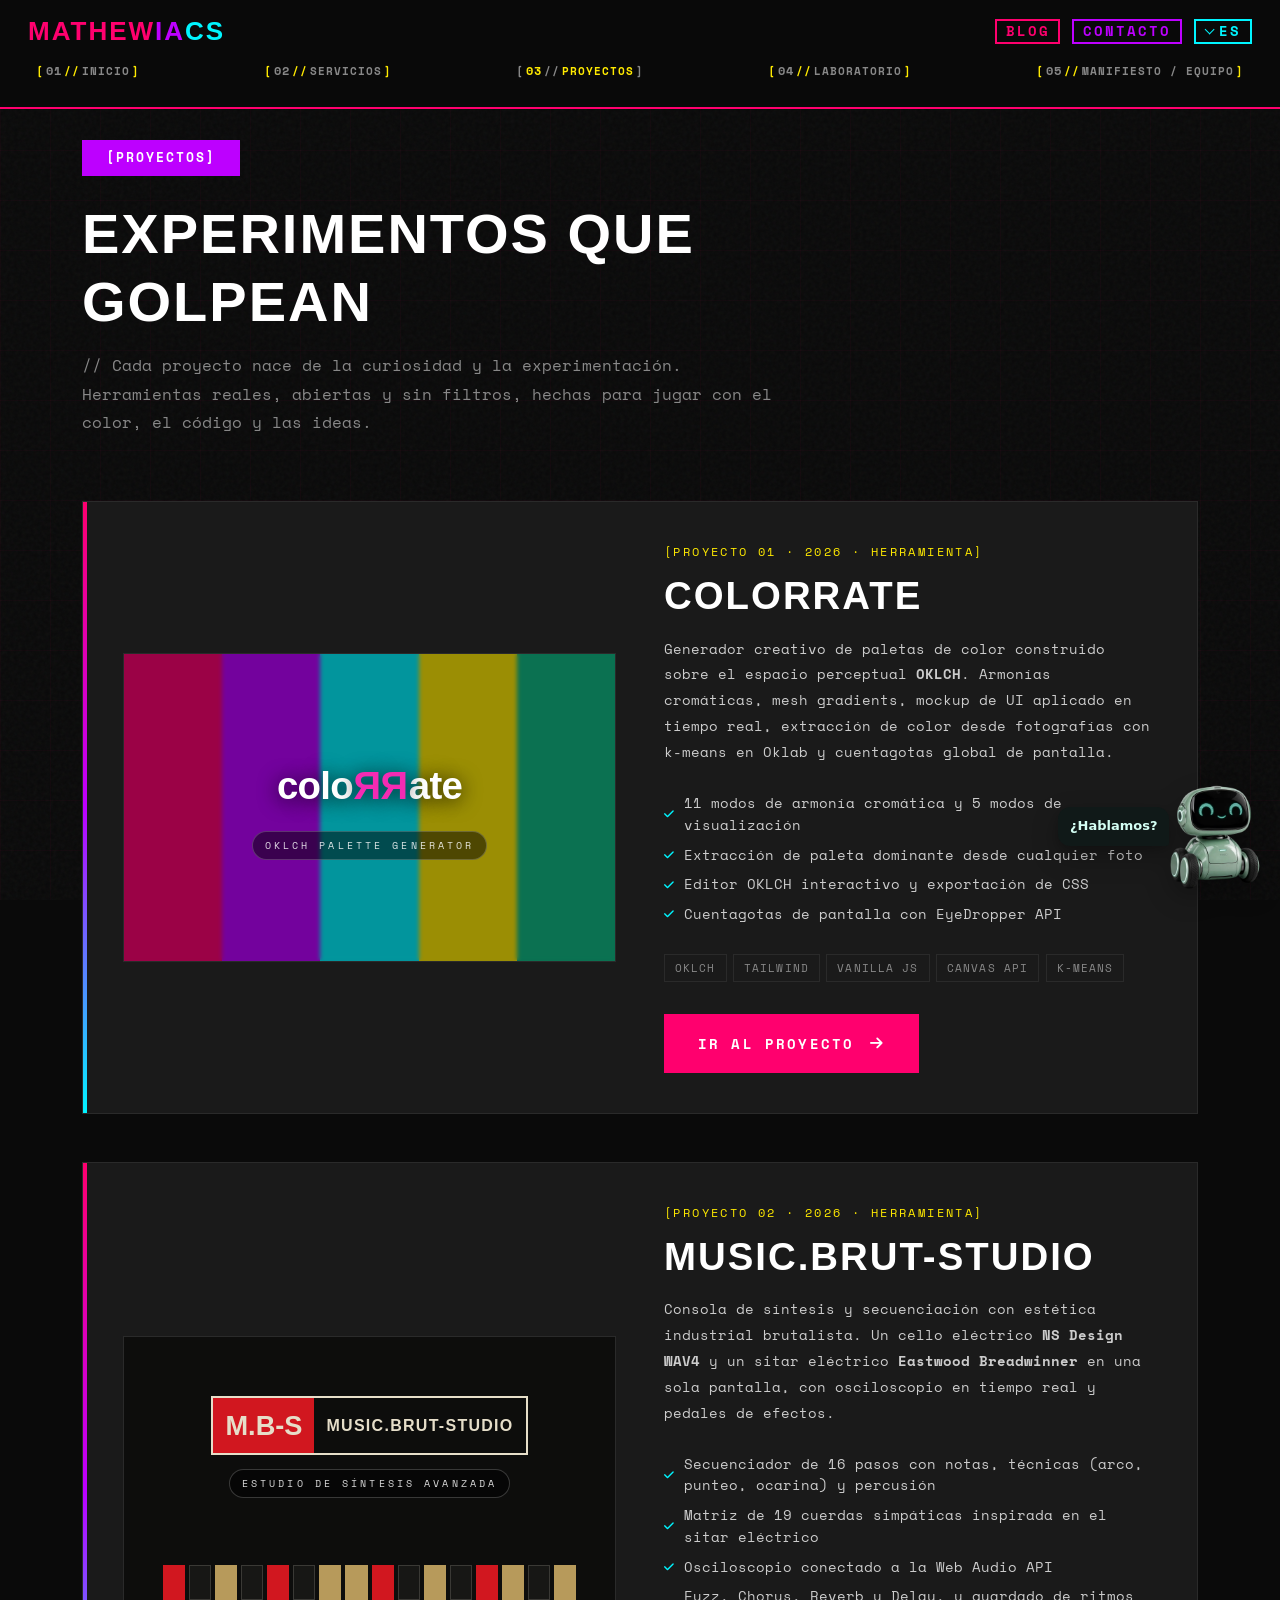
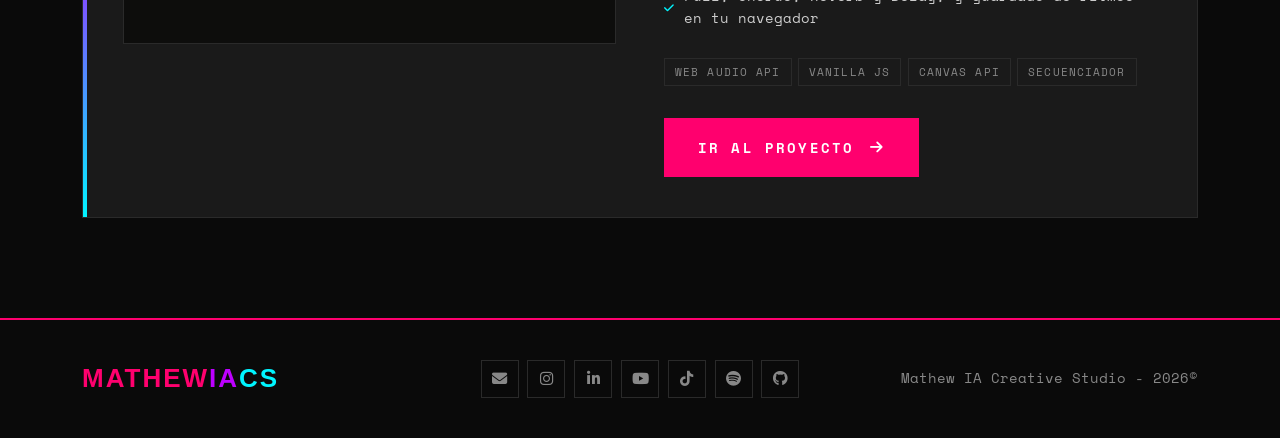
<file: proyectos.html>
<!DOCTYPE html>

<html lang="es">
<head>
<meta charset="utf-8"/>
<meta content="width=device-width, initial-scale=1.0" name="viewport"/>
<meta content="#0a0a0a" name="theme-color"/>
<meta content="Explora las herramientas de MATHEWIACS: coloRRate, generador de paletas OKLCH, y MUSIC.BRUT-STUDIO, consola de síntesis y secuenciación. Branding, diseño web, UX/UI y arte con IA." name="description"/>
<meta content="index, follow" name="robots"/>
<meta content="website" property="og:type"/>
<meta content="es_ES" property="og:locale"/>
<meta content="Proyectos | coloRRate y MUSIC.BRUT-STUDIO - MATHEWIACS" property="og:title"/>
<meta content="Explora las herramientas de MATHEWIACS: coloRRate, generador de paletas OKLCH, y MUSIC.BRUT-STUDIO, consola de síntesis y secuenciación. Branding, diseño web, UX/UI y arte con IA." property="og:description"/>
<link href="favicon.svg" rel="icon" type="image/svg+xml"/>
<link href="https://mathewiacs.com/proyectos.html" rel="canonical"/>
<meta content="https://mathewiacs.com/proyectos.html" property="og:url"/>
<meta content="https://mathewiacs.com/og-image.png" property="og:image"/>
<meta content="1200" property="og:image:width"/>
<meta content="630" property="og:image:height"/>
<meta content="summary_large_image" name="twitter:card"/>
<title>Proyectos | coloRRate y MUSIC.BRUT-STUDIO - MATHEWIACS</title>
<link href="https://fonts.googleapis.com" rel="preconnect"/>
<link crossorigin="" href="https://fonts.gstatic.com" rel="preconnect"/>
<link crossorigin="" href="https://cdn.jsdelivr.net" rel="preconnect"/>
<link href="https://cdn.jsdelivr.net/npm/bootstrap@5.3.0/dist/css/bootstrap.min.css" rel="stylesheet"/>
<link href="https://cdnjs.cloudflare.com/ajax/libs/font-awesome/6.4.0/css/all.min.css" rel="stylesheet"/>
<link href="https://fonts.googleapis.com/css2?family=Space+Mono:wght@400;700&amp;family=Syncopate:wght@700&amp;family=Inter:wght@400&amp;display=swap" rel="stylesheet"/>
<!-- global.css: hoja de estilos única de toda la web -->
<link href="assets/css/global.css" rel="stylesheet"/>
<style>
        /* ===== Página Proyectos · Tarjeta destacada de coloRRate ===== */
        .projects-section {
            padding: 140px 0 100px;
            position: relative;
            z-index: 1;
            min-height: 100vh;
        }

        .projects-header {
            margin-bottom: 4rem;
            max-width: 720px;
        }

        .projects-header h1 {
            font-size: clamp(2rem, 5vw, 3.5rem);
            color: var(--white);
            margin-bottom: 1rem;
            letter-spacing: 2px;
        }

        .projects-header p {
            font-family: var(--font-mono);
            color: var(--ash);
            font-size: 1rem;
            line-height: 1.8;
        }

        /* Tarjeta principal */
        .project-card {
            display: grid;
            grid-template-columns: 1fr 1fr;
            gap: 3rem;
            align-items: center;
            background: var(--concrete);
            border: 1px solid var(--steel);
            padding: 2.5rem;
            position: relative;
            overflow: hidden;
        }

        .project-card::before {
            content: '';
            position: absolute;
            top: 0;
            left: 0;
            width: 4px;
            height: 100%;
            background: var(--gradient-neon);
        }

        /* Mockup visual de coloRRate */
        .project-preview {
            position: relative;
            aspect-ratio: 16 / 10;
            background: #06080e;
            overflow: hidden;
            border: 1px solid var(--steel);
        }

        .mockup-bars {
            position: absolute;
            inset: 0;
            display: flex;
        }

        .mockup-bars > div {
            flex: 1;
            opacity: 0.92;
        }

        .mockup-bars > div:nth-child(1) { background: #ff006e; }
        .mockup-bars > div:nth-child(2) { background: #bd00ff; }
        .mockup-bars > div:nth-child(3) { background: #00f5ff; }
        .mockup-bars > div:nth-child(4) { background: #ffea00; }
        .mockup-bars > div:nth-child(5) { background: #10b981; }

        .mockup-overlay {
            position: absolute;
            inset: 0;
            display: flex;
            flex-direction: column;
            align-items: center;
            justify-content: center;
            gap: 14px;
            background: rgba(6, 8, 14, 0.35);
            backdrop-filter: blur(2px);
        }

        .mockup-brand {
            font-family: 'Syncopate', var(--font-display);
            font-size: clamp(1.4rem, 3.5vw, 2.4rem);
            font-weight: 700;
            color: #fff;
            letter-spacing: -0.02em;
            text-shadow: 0 2px 20px rgba(0, 0, 0, 0.9);
            display: flex;
            align-items: center;
        }

        .mockup-rr {
            display: inline-block;
            transform: scaleX(-1);
            color: #F32BB3;
            margin: 0 1px;
        }

        .mockup-tag {
            font-family: var(--font-mono);
            font-size: 0.65rem;
            letter-spacing: 0.3em;
            text-transform: uppercase;
            color: rgba(255, 255, 255, 0.85);
            background: rgba(0, 0, 0, 0.5);
            padding: 5px 12px;
            border-radius: 99px;
            border: 1px solid rgba(255, 255, 255, 0.2);
        }


        /* Tarjeta de MUSIC.BRUT-STUDIO */
        .project-card + .project-card { margin-top: 3rem; }
        .music-preview { background: #0d0d0c; }
        .music-steps {
            position: absolute;
            left: 8%; right: 8%; bottom: 14%;
            display: grid;
            grid-template-columns: repeat(16, 1fr);
            gap: 4px;
        }
        .music-steps span { aspect-ratio: 1 / 1.6; border: 1px solid #3a3935; background: #171715; }
        .music-steps span.on { background: #b79a5b; border-color: #b79a5b; }
        .music-steps span.hit { background: #d1171f; border-color: #d1171f; }
        .music-preview .mockup-overlay { justify-content: flex-start; padding-top: 12%; background: none; backdrop-filter: none; }
        .music-brand { display: flex; align-items: stretch; border: 2px solid #e6dec9; font-family: 'Syncopate', var(--font-display); font-weight: 700; }
        .music-brand b { background: #d1171f; color: #e6dec9; padding: 6px 12px; font-size: clamp(1rem, 2.6vw, 1.7rem); }
        .music-brand i { font-style: normal; color: #e6dec9; padding: 6px 12px; font-size: clamp(.7rem, 1.6vw, 1rem); display: flex; align-items: center; letter-spacing: .08em; }

        /* Columna de información */
        .project-info h2 {
            font-size: clamp(1.8rem, 3vw, 2.6rem);
            color: var(--white);
            margin-bottom: 1rem;
        }

        .project-meta {
            font-family: var(--font-mono);
            font-size: 0.75rem;
            letter-spacing: 0.2em;
            color: var(--neon-yellow);
            margin-bottom: 0.75rem;
            text-transform: uppercase;
        }

        .project-desc {
            font-family: var(--font-mono);
            color: var(--smoke);
            line-height: 1.8;
            margin-bottom: 1.5rem;
            font-size: 0.9rem;
        }

        .project-features {
            list-style: none;
            margin-bottom: 1.5rem;
            padding: 0;
        }

        .project-features li {
            font-family: var(--font-mono);
            font-size: 0.85rem;
            color: var(--smoke);
            padding: 4px 0;
            display: flex;
            align-items: center;
            gap: 10px;
        }

        .project-features li i {
            color: var(--neon-cyan);
            font-size: 0.7rem;
            flex-shrink: 0;
        }

        .project-tags {
            display: flex;
            flex-wrap: wrap;
            gap: 0.4rem;
            margin-bottom: 2rem;
        }

        .project-tags span {
            font-family: var(--font-mono);
            font-size: 0.7rem;
            letter-spacing: 0.1em;
            text-transform: uppercase;
            padding: 4px 10px;
            border: 1px solid var(--steel);
            color: var(--ash);
        }

        .project-cta {
            display: inline-flex;
            align-items: center;
            gap: 1rem;
            padding: 1rem 2rem;
            background: var(--neon-pink);
            color: var(--white);
            font-family: var(--font-mono);
            font-weight: 700;
            font-size: 0.9rem;
            letter-spacing: 0.15em;
            text-transform: uppercase;
            text-decoration: none;
            transition: all 0.3s;
            border: 2px solid var(--neon-pink);
        }

        .project-cta:hover {
            background: transparent;
            color: var(--neon-pink);
            box-shadow: 0 0 30px rgba(255, 0, 110, 0.4);
        }

        .project-cta i {
            transition: transform 0.3s;
        }

        .project-cta:hover i {
            transform: translateX(5px);
        }

        @media (max-width: 992px) {
            .project-card {
                grid-template-columns: 1fr;
                padding: 1.75rem;
                gap: 2rem;
            }
            .projects-section { padding: 100px 0 80px; }
        }
    </style>
<meta content="Mathew IA Creative Studio" property="og:site_name"/><meta content="Proyectos | coloRRate y MUSIC.BRUT-STUDIO - MATHEWIACS" name="twitter:title"/><meta content="Explora las herramientas de MATHEWIACS: coloRRate, generador de paletas OKLCH, y MUSIC.BRUT-STUDIO, consola de síntesis y secuenciación. Branding, diseño web, UX/UI y arte con IA." name="twitter:description"/><meta content="https://mathewiacs.com/og-image.png" name="twitter:image"/></head>
<body>
<div class="grid-bg"></div>
<div class="noise"></div>
<nav class="navbar navbar-expand-lg">
<div class="container">
<a aria-label="MATHEWIACS" class="navbar-brand" href="index.html"><span class="brand-main">MATHEW</span><span class="brand-ia">IA</span><span class="brand-cs">CS</span></a>
<div class="header-actions">
<a class="header-blog" href="blog.html">BLOG</a>
<a class="header-contact" data-i18n="k06" href="contacto.html">CONTACTO</a>
<details class="language-picker">
<summary aria-label="Seleccionar idioma" class="language-select" data-i18n-aria="a01">
<span aria-hidden="true" class="selected-language"></span>
</summary>
<div aria-label="Idiomas disponibles" class="language-options" data-i18n-aria="a02" role="radiogroup">
<label class="language-option" lang="es"><input checked="" name="language" type="radio" value="es"/><span>ES</span></label>
<label class="language-option" lang="en"><input name="language" type="radio" value="en"/><span>EN</span></label>
<label class="language-option" lang="fr"><input name="language" type="radio" value="fr"/><span>FR</span></label>
<label class="language-option" lang="it"><input name="language" type="radio" value="it"/><span>IT</span></label>
</div>
</details>
</div>
<div class="navbar-collapse" id="navbarNav">
<ul class="navbar-nav ms-auto align-items-center">
<li class="nav-item">
<a class="nav-link" href="index.html"><span aria-hidden="true" class="nav-mark">[</span><span aria-hidden="true" class="nav-index">01</span><span aria-hidden="true" class="nav-separator">//</span><span class="nav-label" data-i18n="k01">INICIO</span><span aria-hidden="true" class="nav-mark">]</span></a>
</li>
<li class="nav-item">
<a class="nav-link" href="servicios.html"><span aria-hidden="true" class="nav-mark">[</span><span aria-hidden="true" class="nav-index">02</span><span aria-hidden="true" class="nav-separator">//</span><span class="nav-label" data-i18n="k02">SERVICIOS</span><span aria-hidden="true" class="nav-mark">]</span></a>
</li>
<li class="nav-item">
<a aria-current="page" class="nav-link active" href="proyectos.html"><span aria-hidden="true" class="nav-mark">[</span><span aria-hidden="true" class="nav-index">03</span><span aria-hidden="true" class="nav-separator">//</span><span class="nav-label" data-i18n="k03">PROYECTOS</span><span aria-hidden="true" class="nav-mark">]</span></a>
</li>
<li class="nav-item">
<a class="nav-link" href="laboratorio.html"><span aria-hidden="true" class="nav-mark">[</span><span aria-hidden="true" class="nav-index">04</span><span aria-hidden="true" class="nav-separator">//</span><span class="nav-label" data-i18n="k04">LABORATORIO</span><span aria-hidden="true" class="nav-mark">]</span></a>
</li>
<li class="nav-item">
<a class="nav-link" href="equipo.html"><span aria-hidden="true" class="nav-mark">[</span><span aria-hidden="true" class="nav-index">05</span><span aria-hidden="true" class="nav-separator">//</span><span class="nav-label" data-i18n="k05">MANIFIESTO / EQUIPO</span><span aria-hidden="true" class="nav-mark">]</span></a>
</li>
</ul>
</div>
</div>
</nav>
<main class="projects-section">
<div class="container">
<div class="projects-header">
<span class="section-label">[PROYECTOS]</span>
<h1>EXPERIMENTOS QUE GOLPEAN</h1>
<p>// Cada proyecto nace de la curiosidad y la experimentación. Herramientas reales, abiertas y sin filtros, hechas para jugar con el color, el código y las ideas.</p>
</div>
<article class="project-card">
<div class="project-preview">
<div class="mockup-bars">
<div></div>
<div></div>
<div></div>
<div></div>
<div></div>
</div>
<div class="mockup-overlay">
<span class="mockup-brand">colo<span class="mockup-rr">RR</span>ate</span>
<span class="mockup-tag">OKLCH Palette Generator</span>
</div>
</div>
<div class="project-info">
<div class="project-meta">[PROYECTO 01 · 2026 · HERRAMIENTA]</div>
<h2>coloRRate</h2>
<p class="project-desc">
                        Generador creativo de paletas de color construido sobre el espacio perceptual <strong>OKLCH</strong>. Armonías cromáticas, mesh gradients, mockup de UI aplicado en tiempo real, extracción de color desde fotografías con k-means en Oklab y cuentagotas global de pantalla.
                    </p>
<ul class="project-features">
<li><i class="fas fa-check"></i> 11 modos de armonía cromática y 5 modos de visualización</li>
<li><i class="fas fa-check"></i> Extracción de paleta dominante desde cualquier foto</li>
<li><i class="fas fa-check"></i> Editor OKLCH interactivo y exportación de CSS</li>
<li><i class="fas fa-check"></i> Cuentagotas de pantalla con EyeDropper API</li>
</ul>
<div class="project-tags">
<span>OKLCH</span>
<span>Tailwind</span>
<span>Vanilla JS</span>
<span>Canvas API</span>
<span>K-Means</span>
</div>
<a class="project-cta" href="proyectos/colorrate.html">
<span>Ir al proyecto</span>
<i class="fas fa-arrow-right"></i>
</a>
</div>
</article>
<article class="project-card">
<div class="project-preview music-preview">
<div class="mockup-overlay">
<span aria-hidden="true" class="music-brand"><b>M.B-S</b><i>MUSIC.BRUT-STUDIO</i></span>
<span class="mockup-tag">Estudio de síntesis avanzada</span>
</div>
<div aria-hidden="true" class="music-steps"><span class="hit"></span><span></span><span class="on"></span><span></span><span class="hit"></span><span></span><span class="on"></span><span class="on"></span><span class="hit"></span><span></span><span class="on"></span><span></span><span class="hit"></span><span class="on"></span><span></span><span class="on"></span></div>
</div>
<div class="project-info">
<div class="project-meta">[PROYECTO 02 · 2026 · HERRAMIENTA]</div>
<h2>MUSIC.BRUT-STUDIO</h2>
<p class="project-desc">
                        Consola de síntesis y secuenciación con estética industrial brutalista. Un cello eléctrico <strong>NS Design WAV4</strong> y un sitar eléctrico <strong>Eastwood Breadwinner</strong> en una sola pantalla, con osciloscopio en tiempo real y pedales de efectos.
                    </p>
<ul class="project-features">
<li><i class="fas fa-check"></i> Secuenciador de 16 pasos con notas, técnicas (arco, punteo, ocarina) y percusión</li>
<li><i class="fas fa-check"></i> Matriz de 19 cuerdas simpáticas inspirada en el sitar eléctrico</li>
<li><i class="fas fa-check"></i> Osciloscopio conectado a la Web Audio API</li>
<li><i class="fas fa-check"></i> Fuzz, Chorus, Reverb y Delay, y guardado de ritmos en tu navegador</li>
</ul>
<div class="project-tags">
<span>Web Audio API</span>
<span>Vanilla JS</span>
<span>Canvas API</span>
<span>Secuenciador</span>
</div>
<a class="project-cta" href="proyectos/music-brut.html">
<span>Ir al proyecto</span>
<i class="fas fa-arrow-right"></i>
</a>
</div>
</article>
</div>
</main>
<footer>
<div class="container">
<div class="footer-bottom">
<a aria-label="MATHEWIACS" class="navbar-brand footer-brand" href="index.html"><span class="brand-main">MATHEW</span><span class="brand-ia">IA</span><span class="brand-cs">CS</span></a>
<div class="footer-social-bottom">
<a aria-label="Enviar correo" data-i18n-aria="a05" href="contacto.html"><i aria-hidden="true" class="fas fa-envelope"></i></a>
<a aria-label="Instagram" href="https://www.instagram.com/Mathew.IA.CreativeStudio" rel="noopener noreferrer" target="_blank"><i aria-hidden="true" class="fab fa-instagram"></i></a>
<a aria-label="LinkedIn de Mateo" href="https://www.linkedin.com/in/tuprofemateo" rel="noopener noreferrer" target="_blank"><i aria-hidden="true" class="fab fa-linkedin-in"></i></a>
<a aria-label="YouTube" href="#"><i aria-hidden="true" class="fab fa-youtube"></i></a>
<a aria-label="TikTok" href="#"><i class="fab fa-tiktok"></i></a>
<a aria-label="Spotify" href="#"><i aria-hidden="true" class="fab fa-spotify"></i></a>
<a aria-label="GitHub del estudio MATHEWIACS" data-i18n-aria="a04" href="https://github.com/mthweagle" rel="noopener noreferrer" target="_blank"><i aria-hidden="true" class="fab fa-github"></i></a>
</div>
<p class="footer-copy">Mathew IA Creative Studio - 2026©</p>
</div>
</div>
</footer>
<script src="assets/js/index.js"></script>
<div id="theo-widget"><div class="theo-robot"><img alt="THEO, mascota bot verde menta con ruedas y pantalla LED" class="theo-image" decoding="async" fetchpriority="low" height="640" loading="lazy" src="assets/img/theo-640.webp" width="640"/><button aria-controls="theo-face" aria-expanded="false" aria-label="Abrir conversación con THEO" class="theo-trigger" type="button"></button><span aria-hidden="true" class="theo-hint">¿Hablamos?</span><section aria-hidden="true" aria-label="Chat con THEO" class="theo-face" id="theo-face" role="region"><header class="theo-head"><span>THEO <span class="theo-status" id="theo-status">● EN LÍNEA</span></span><button aria-label="Cerrar conversación" class="theo-close" type="button">×</button></header><div aria-label="Mensajes" aria-live="polite" aria-relevant="additions" class="theo-messages" role="log"></div><form autocomplete="off" class="theo-form"><label class="theo-sr" for="theo-input">Tu mensaje</label><input class="theo-input" id="theo-input" maxlength="500" placeholder="Escribe aquí…" required=""><button aria-label="Enviar mensaje" class="theo-send" type="submit">➤</button></input></form></section></div></div>
<script defer="" src="assets/js/theo-chatbot.js"></script>
<!-- Cursor Constelación -->
<canvas aria-hidden="true" id="cursor-fx"></canvas>
<script>
    (function () {
        if (window.matchMedia('(prefers-reduced-motion: reduce)').matches) return;
        var cv = document.getElementById('cursor-fx');
        var ctx = cv.getContext('2d');
        var W, H, dpr;
        function resize() {
            dpr = Math.min(window.devicePixelRatio || 1, 2);
            W = window.innerWidth; H = window.innerHeight;
            cv.width = W * dpr; cv.height = H * dpr;
            ctx.setTransform(dpr, 0, 0, dpr, 0, 0);
        }
        window.addEventListener('resize', resize);
        resize();
        var cs = getComputedStyle(document.documentElement);
        function hex(name, fallback) {
            var h = (cs.getPropertyValue(name) || fallback).trim().replace('#', '');
            if (h.length !== 6) h = fallback.replace('#', '');
            return [0, 2, 4].map(function (i) { return parseInt(h.substr(i, 2), 16); });
        }
        var COLORS = [hex('--neon-cyan', '#00f5ff'), hex('--neon-purple', '#bd00ff'), hex('--neon-pink', '#ff006e')];
        var rnd = function (a, b) { return a + Math.random() * (b - a); };
        var pick = function () { return COLORS[(Math.random() * COLORS.length) | 0]; };
        var light = function (c, k) { return [c[0] + (255 - c[0]) * k, c[1] + (255 - c[1]) * k, c[2] + (255 - c[2]) * k]; };
        var rgba = function (c, a) { return 'rgba(' + (c[0] | 0) + ',' + (c[1] | 0) + ',' + (c[2] | 0) + ',' + Math.max(0, a) + ')'; };
        function glow(x, y, R, c, a) {
            var g = ctx.createRadialGradient(x, y, 0, x, y, R);
            g.addColorStop(0, rgba(light(c, .8), a));
            g.addColorStop(.3, rgba(c, a * .7));
            g.addColorStop(1, rgba(c, 0));
            ctx.fillStyle = g;
            ctx.beginPath(); ctx.arc(x, y, R, 0, 6.2832); ctx.fill();
        }
        var ps = [], LINK = 70, lastX = -1, lastY = -1, running = false, prev = 0;
        window.addEventListener('pointermove', function (e) {
            if (e.pointerType === 'touch') return;
            var x = e.clientX, y = e.clientY;
            if (lastX < 0) { lastX = x; lastY = y; return; }
            if (Math.hypot(x - lastX, y - lastY) < 5) return;
            lastX = x; lastY = y;
            for (var i = 0; i < 2; i++) ps.push({ x: x + rnd(-30, 30), y: y + rnd(-30, 30), vx: rnd(-.3, .3), vy: rnd(-.3, .3), life: 0, ttl: rnd(1100, 1800), col: pick() });
            if (ps.length > 70) ps.splice(0, ps.length - 70);
            if (!running) { running = true; prev = performance.now(); requestAnimationFrame(loop); }
        }, { passive: true });
        document.addEventListener('pointerleave', function () { lastX = -1; });
        function loop(now) {
            var dt = Math.min(48, now - prev); prev = now;
            var k = dt / 16;
            ctx.clearRect(0, 0, W, H);
            ctx.globalCompositeOperation = 'lighter';
            ctx.lineWidth = 1;
            for (var i = ps.length - 1; i >= 0; i--) {
                var p = ps[i]; p.life += dt;
                if (p.life >= p.ttl) { ps.splice(i, 1); continue; }
                p.x += p.vx * k; p.y += p.vy * k;
            }
            for (var a = 0; a < ps.length; a++) {
                var A = ps[a], la = 1 - A.life / A.ttl;
                for (var b = a + 1; b < ps.length; b++) {
                    var B = ps[b], d = Math.hypot(A.x - B.x, A.y - B.y);
                    if (d > LINK) continue;
                    ctx.strokeStyle = rgba(A.col, (1 - d / LINK) * Math.min(la, 1 - B.life / B.ttl) * .7);
                    ctx.beginPath(); ctx.moveTo(A.x, A.y); ctx.lineTo(B.x, B.y); ctx.stroke();
                }
                glow(A.x, A.y, 5, A.col, la);
            }
            ctx.globalCompositeOperation = 'source-over';
            if (ps.length) requestAnimationFrame(loop);
            else { running = false; ctx.clearRect(0, 0, W, H); }
        }
    })();
    </script>
</body>
</html>
</file>
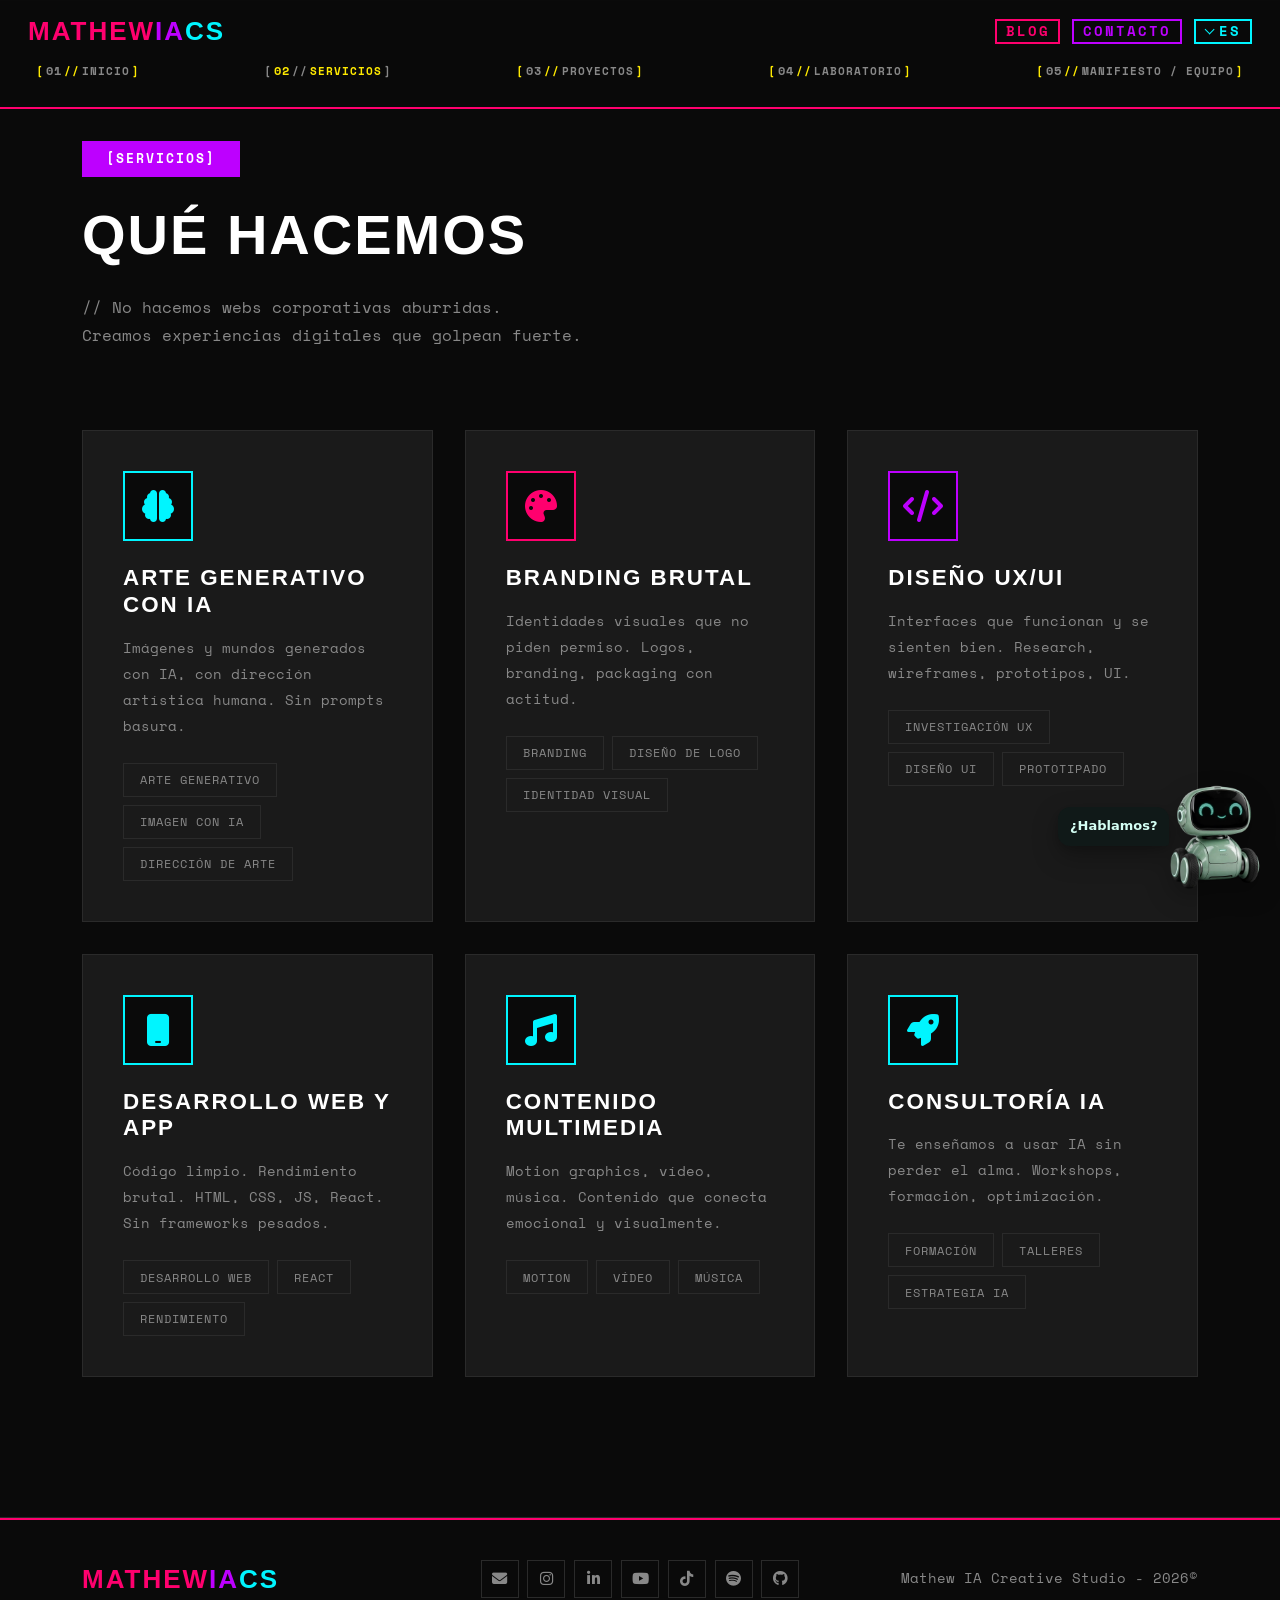
<file: servicios.html>
<!DOCTYPE html>

<html lang="es">
<head>
<meta charset="utf-8"/>
<meta content="width=device-width, initial-scale=1.0" name="viewport"/>
<meta content="#0a0a0a" name="theme-color"/>
<meta content="Servicios de MATHEWIACS: arte con IA, branding, diseño UX/UI, desarrollo web y app, contenido multimedia y consultoría de IA para marcas y pymes." name="description"/>
<meta content="index, follow" name="robots"/>
<meta content="website" property="og:type"/>
<meta content="es_ES" property="og:locale"/>
<meta content="Servicios de branding, diseño web y arte con IA | MATHEWIACS" property="og:title"/>
<meta content="Servicios de MATHEWIACS: arte con IA, branding, diseño UX/UI, desarrollo web y app, contenido multimedia y consultoría de IA para marcas y pymes." property="og:description"/>
<link href="favicon.svg" rel="icon" type="image/svg+xml"/>
<link href="https://mathewiacs.com/servicios.html" rel="canonical"/>
<meta content="https://mathewiacs.com/servicios.html" property="og:url"/>
<meta content="https://mathewiacs.com/og-image.png" property="og:image"/>
<meta content="1200" property="og:image:width"/>
<meta content="630" property="og:image:height"/>
<meta content="summary_large_image" name="twitter:card"/>
<title>Servicios de branding, diseño web y arte con IA | MATHEWIACS</title>
<link href="https://fonts.googleapis.com" rel="preconnect"/>
<link crossorigin="" href="https://fonts.gstatic.com" rel="preconnect"/>
<link crossorigin="" href="https://cdn.jsdelivr.net" rel="preconnect"/>
<link href="https://cdn.jsdelivr.net/npm/bootstrap@5.3.0/dist/css/bootstrap.min.css" rel="stylesheet"/>
<link href="https://cdnjs.cloudflare.com/ajax/libs/font-awesome/6.4.0/css/all.min.css" rel="stylesheet"/>
<link href="https://fonts.googleapis.com/css2?family=Space+Mono:wght@400;700&amp;family=Syncopate:wght@700&amp;family=Inter:wght@400&amp;display=swap" rel="stylesheet"/>
<!-- global.css: hoja de estilos única de toda la web -->
<link href="assets/css/global.css" rel="stylesheet"/>
<style>
        /* Invertir los fondos de la página de Servicios:
           la sección queda con el color más oscuro (--void)
           y las tarjetas con el más claro (--concrete). */
        .services { background: var(--void); }
        .service-card { background: var(--concrete); }
    </style>
<meta content="Mathew IA Creative Studio" property="og:site_name"/><meta content="Servicios de branding, diseño web y arte con IA | MATHEWIACS" name="twitter:title"/><meta content="Servicios de MATHEWIACS: arte con IA, branding, diseño UX/UI, desarrollo web y app, contenido multimedia y consultoría de IA para marcas y pymes." name="twitter:description"/><meta content="https://mathewiacs.com/og-image.png" name="twitter:image"/></head>
<body>
<div class="grid-bg"></div>
<div class="noise"></div>
<nav class="navbar navbar-expand-lg">
<div class="container">
<a aria-label="MATHEWIACS" class="navbar-brand" href="index.html"><span class="brand-main">MATHEW</span><span class="brand-ia">IA</span><span class="brand-cs">CS</span></a>
<div class="header-actions">
<a class="header-blog" href="blog.html">BLOG</a>
<a class="header-contact" data-i18n="k06" href="contacto.html">CONTACTO</a>
<details class="language-picker">
<summary aria-label="Seleccionar idioma" class="language-select" data-i18n-aria="a01">
<span aria-hidden="true" class="selected-language"></span>
</summary>
<div aria-label="Idiomas disponibles" class="language-options" data-i18n-aria="a02" role="radiogroup">
<label class="language-option" lang="es"><input checked="" name="language" type="radio" value="es"/><span>ES</span></label>
<label class="language-option" lang="en"><input name="language" type="radio" value="en"/><span>EN</span></label>
<label class="language-option" lang="fr"><input name="language" type="radio" value="fr"/><span>FR</span></label>
<label class="language-option" lang="it"><input name="language" type="radio" value="it"/><span>IT</span></label>
</div>
</details>
</div>
<div class="navbar-collapse" id="navbarNav">
<ul class="navbar-nav ms-auto align-items-center">
<li class="nav-item">
<a class="nav-link" href="index.html"><span aria-hidden="true" class="nav-mark">[</span><span aria-hidden="true" class="nav-index">01</span><span aria-hidden="true" class="nav-separator">//</span><span class="nav-label" data-i18n="k01">INICIO</span><span aria-hidden="true" class="nav-mark">]</span></a>
</li>
<li class="nav-item">
<a aria-current="page" class="nav-link active" href="servicios.html"><span aria-hidden="true" class="nav-mark">[</span><span aria-hidden="true" class="nav-index">02</span><span aria-hidden="true" class="nav-separator">//</span><span class="nav-label" data-i18n="k02">SERVICIOS</span><span aria-hidden="true" class="nav-mark">]</span></a>
</li>
<li class="nav-item">
<a class="nav-link" href="proyectos.html"><span aria-hidden="true" class="nav-mark">[</span><span aria-hidden="true" class="nav-index">03</span><span aria-hidden="true" class="nav-separator">//</span><span class="nav-label" data-i18n="k03">PROYECTOS</span><span aria-hidden="true" class="nav-mark">]</span></a>
</li>
<li class="nav-item">
<a class="nav-link" href="laboratorio.html"><span aria-hidden="true" class="nav-mark">[</span><span aria-hidden="true" class="nav-index">04</span><span aria-hidden="true" class="nav-separator">//</span><span class="nav-label" data-i18n="k04">LABORATORIO</span><span aria-hidden="true" class="nav-mark">]</span></a>
</li>
<li class="nav-item">
<a class="nav-link" href="equipo.html"><span aria-hidden="true" class="nav-mark">[</span><span aria-hidden="true" class="nav-index">05</span><span aria-hidden="true" class="nav-separator">//</span><span class="nav-label" data-i18n="k05">MANIFIESTO / EQUIPO</span><span aria-hidden="true" class="nav-mark">]</span></a>
</li>
</ul>
</div>
</div>
</nav>
<main class="page-sec">
<section class="services" id="servicios">
<div class="container">
<div class="section-header">
<span class="section-label" data-i18n="k11">[SERVICIOS]</span>
<h1 data-i18n="k12">QUÉ HACEMOS</h1>
<p data-i18n="k13">
                        // No hacemos webs corporativas aburridas.<br/>
                        Creamos experiencias digitales que golpean fuerte.
                    </p>
</div>
<div class="services-grid">
<div class="service-card">
<div class="service-icon">
<i class="fas fa-brain"></i>
</div>
<h2 data-i18n="k14">ARTE GENERATIVO CON IA</h2>
<p data-i18n="k15">
                            Imágenes y mundos generados con IA, con dirección artística humana. Sin prompts basura.
                        </p>
<div class="service-tags">
<span class="service-tag" data-i18n="k90">Arte Generativo</span>
<span class="service-tag" data-i18n="k91">Imagen con IA</span>
<span class="service-tag" data-i18n="k16">Dirección de Arte</span>
</div>
</div>
<div class="service-card">
<div class="service-icon">
<i class="fas fa-palette"></i>
</div>
<h2 data-i18n="k17">BRANDING BRUTAL</h2>
<p data-i18n="k18">
                            Identidades visuales que no piden permiso. Logos, branding, packaging con actitud.
                        </p>
<div class="service-tags">
<span class="service-tag">Branding</span>
<span class="service-tag" data-i18n="k19">Diseño de Logo</span>
<span class="service-tag" data-i18n="k20">Identidad Visual</span>
</div>
</div>
<div class="service-card">
<div class="service-icon">
<i class="fas fa-code"></i>
</div>
<h2 data-i18n="k21">DISEÑO UX/UI</h2>
<p data-i18n="k22">
                            Interfaces que funcionan y se sienten bien. Research, wireframes, prototipos, UI.
                        </p>
<div class="service-tags">
<span class="service-tag" data-i18n="k23">Investigación UX</span>
<span class="service-tag" data-i18n="k24">Diseño UI</span>
<span class="service-tag" data-i18n="k25">Prototipado</span>
</div>
</div>
<div class="service-card">
<div class="service-icon">
<i class="fas fa-mobile"></i>
</div>
<h2 data-i18n="k26">DESARROLLO WEB Y APP</h2>
<p data-i18n="k27">
                            Código limpio. Rendimiento brutal. HTML, CSS, JS, React. Sin frameworks pesados.
                        </p>
<div class="service-tags">
<span class="service-tag" data-i18n="k28">Desarrollo Web</span>
<span class="service-tag">React</span>
<span class="service-tag" data-i18n="k29">Rendimiento</span>
</div>
</div>
<div class="service-card">
<div class="service-icon">
<i class="fas fa-music"></i>
</div>
<h2 data-i18n="k30">CONTENIDO MULTIMEDIA</h2>
<p data-i18n="k31">
                            Motion graphics, vídeo, música. Contenido que conecta emocional y visualmente.
                        </p>
<div class="service-tags">
<span class="service-tag">Motion</span>
<span class="service-tag" data-i18n="k32">Vídeo</span>
<span class="service-tag" data-i18n="k33">Música</span>
</div>
</div>
<div class="service-card">
<div class="service-icon">
<i class="fas fa-rocket"></i>
</div>
<h2 data-i18n="k34">CONSULTORÍA IA</h2>
<p data-i18n="k35">
                            Te enseñamos a usar IA sin perder el alma. Workshops, formación, optimización.
                        </p>
<div class="service-tags">
<span class="service-tag" data-i18n="k36">Formación</span>
<span class="service-tag" data-i18n="k37">Talleres</span>
<span class="service-tag" data-i18n="k38">Estrategia IA</span>
</div>
</div>
</div>
</div>
</section>
</main>
<footer style="position:relative;z-index:1">
<div class="container">
<div class="footer-bottom">
<a aria-label="MATHEWIACS" class="navbar-brand footer-brand" href="index.html"><span class="brand-main">MATHEW</span><span class="brand-ia">IA</span><span class="brand-cs">CS</span></a>
<div class="footer-social-bottom">
<a aria-label="Enviar correo" data-i18n-aria="a05" href="contacto.html"><i aria-hidden="true" class="fas fa-envelope"></i></a>
<a aria-label="Instagram" href="https://www.instagram.com/Mathew.IA.CreativeStudio" rel="noopener noreferrer" target="_blank"><i aria-hidden="true" class="fab fa-instagram"></i></a>
<a aria-label="LinkedIn de Mateo" href="https://www.linkedin.com/in/tuprofemateo" rel="noopener noreferrer" target="_blank"><i aria-hidden="true" class="fab fa-linkedin-in"></i></a>
<a aria-label="YouTube" href="#"><i aria-hidden="true" class="fab fa-youtube"></i></a>
<a aria-label="TikTok" href="#"><i class="fab fa-tiktok"></i></a>
<a aria-label="Spotify" href="#"><i aria-hidden="true" class="fab fa-spotify"></i></a>
<a aria-label="GitHub del estudio MATHEWIACS" data-i18n-aria="a04" href="https://github.com/mthweagle" rel="noopener noreferrer" target="_blank"><i aria-hidden="true" class="fab fa-github"></i></a>
</div>
<p class="footer-copy">Mathew IA Creative Studio - 2026©</p>
</div>
</div>
</footer>
<script src="assets/js/index.js"></script>
<div id="theo-widget"><div class="theo-robot"><img alt="THEO, mascota bot verde menta con ruedas y pantalla LED" class="theo-image" decoding="async" fetchpriority="low" height="640" loading="lazy" src="assets/img/theo-640.webp" width="640"/><button aria-controls="theo-face" aria-expanded="false" aria-label="Abrir conversación con THEO" class="theo-trigger" type="button"></button><span aria-hidden="true" class="theo-hint">¿Hablamos?</span><section aria-hidden="true" aria-label="Chat con THEO" class="theo-face" id="theo-face" role="region"><header class="theo-head"><span>THEO <span class="theo-status" id="theo-status">● EN LÍNEA</span></span><button aria-label="Cerrar conversación" class="theo-close" type="button">×</button></header><div aria-label="Mensajes" aria-live="polite" aria-relevant="additions" class="theo-messages" role="log"></div><form autocomplete="off" class="theo-form"><label class="theo-sr" for="theo-input">Tu mensaje</label><input class="theo-input" id="theo-input" maxlength="500" placeholder="Escribe aquí…" required=""><button aria-label="Enviar mensaje" class="theo-send" type="submit">➤</button></input></form></section></div></div>
<script defer="" src="assets/js/theo-chatbot.js"></script>
<canvas aria-hidden="true" id="rain-fx"></canvas>
<script>
    /* Lluvia binaria: 0 y 1 en los colores corporativos (variables de index.css) */
    (function () {
        if (window.matchMedia('(prefers-reduced-motion: reduce)').matches) return;
        var cv = document.getElementById('rain-fx');
        var ctx = cv.getContext('2d');
        var W, H, dpr, cols = [], F = 16;
        var cs = getComputedStyle(document.documentElement);
        function col(name, fallback) { return (cs.getPropertyValue(name) || fallback).trim() || fallback; }
        var COLORS = [col('--neon-cyan', '#00f5ff'), col('--neon-purple', '#bd00ff'), col('--neon-pink', '#ff006e')];

        function resize() {
            dpr = Math.min(window.devicePixelRatio || 1, 2);
            W = window.innerWidth; H = window.innerHeight;
            cv.width = W * dpr; cv.height = H * dpr;
            ctx.setTransform(dpr, 0, 0, dpr, 0, 0);
            cols = [];
            for (var i = 0; i < Math.ceil(W / F); i++) cols.push(Math.random() * H / F | 0);
        }
        window.addEventListener('resize', resize);
        resize();

        var last = 0;
        function loop(t) {
            if (t - last > 45) {
                last = t;
                ctx.globalCompositeOperation = 'destination-out';
                ctx.fillStyle = 'rgba(0,0,0,0.12)';
                ctx.fillRect(0, 0, W, H);
                ctx.globalCompositeOperation = 'source-over';
                ctx.font = F + 'px "Space Mono", monospace';
                for (var i = 0; i < cols.length; i++) {
                    ctx.fillStyle = COLORS[i % 3];
                    ctx.fillText(Math.random() < 0.5 ? '0' : '1', i * F, cols[i] * F);
                    cols[i] = (cols[i] * F > H && Math.random() > 0.975) ? 0 : cols[i] + 1;
                }
            }
            requestAnimationFrame(loop);
        }
        requestAnimationFrame(loop);
    })();
    </script>
<canvas aria-hidden="true" id="cursor-fx"></canvas>
<script>
    /* Cursor Constelación: solo aparece mientras mueves el ratón y se apaga al parar */
    (function () {
        if (window.matchMedia('(prefers-reduced-motion: reduce)').matches) return;
        var cv = document.getElementById('cursor-fx');
        var ctx = cv.getContext('2d');
        var W, H, dpr;
        function resize() {
            dpr = Math.min(window.devicePixelRatio || 1, 2);
            W = window.innerWidth; H = window.innerHeight;
            cv.width = W * dpr; cv.height = H * dpr;
            ctx.setTransform(dpr, 0, 0, dpr, 0, 0);
        }
        window.addEventListener('resize', resize);
        resize();

        /* Colores corporativos: se leen de las variables de global.css */
        var cs = getComputedStyle(document.documentElement);
        function hex(name, fallback) {
            var h = (cs.getPropertyValue(name) || fallback).trim().replace('#', '');
            if (h.length !== 6) h = fallback.replace('#', '');
            return [0, 2, 4].map(function (i) { return parseInt(h.substr(i, 2), 16); });
        }
        var COLORS = [hex('--neon-cyan', '#00f5ff'), hex('--neon-purple', '#bd00ff'), hex('--neon-pink', '#ff006e')];

        var rnd = function (a, b) { return a + Math.random() * (b - a); };
        var pick = function () { return COLORS[(Math.random() * COLORS.length) | 0]; };
        var light = function (c, k) { return [c[0] + (255 - c[0]) * k, c[1] + (255 - c[1]) * k, c[2] + (255 - c[2]) * k]; };
        var rgba = function (c, a) { return 'rgba(' + (c[0] | 0) + ',' + (c[1] | 0) + ',' + (c[2] | 0) + ',' + Math.max(0, a) + ')'; };
        function glow(x, y, R, c, a) {
            var g = ctx.createRadialGradient(x, y, 0, x, y, R);
            g.addColorStop(0, rgba(light(c, .8), a));
            g.addColorStop(.3, rgba(c, a * .7));
            g.addColorStop(1, rgba(c, 0));
            ctx.fillStyle = g;
            ctx.beginPath(); ctx.arc(x, y, R, 0, 6.2832); ctx.fill();
        }

        var ps = [], LINK = 70, lastX = -1, lastY = -1, running = false, prev = 0;

        window.addEventListener('pointermove', function (e) {
            if (e.pointerType === 'touch') return;
            var x = e.clientX, y = e.clientY;
            if (lastX < 0) { lastX = x; lastY = y; return; }
            if (Math.hypot(x - lastX, y - lastY) < 5) return;
            lastX = x; lastY = y;
            for (var i = 0; i < 2; i++) ps.push({ x: x + rnd(-30, 30), y: y + rnd(-30, 30), vx: rnd(-.3, .3), vy: rnd(-.3, .3), life: 0, ttl: rnd(1100, 1800), col: pick() });
            if (ps.length > 70) ps.splice(0, ps.length - 70);
            if (!running) { running = true; prev = performance.now(); requestAnimationFrame(loop); }
        }, { passive: true });
        document.addEventListener('pointerleave', function () { lastX = -1; });

        function loop(now) {
            var dt = Math.min(48, now - prev); prev = now;
            var k = dt / 16;
            ctx.clearRect(0, 0, W, H);
            ctx.globalCompositeOperation = 'lighter';
            ctx.lineWidth = 1;
            for (var i = ps.length - 1; i >= 0; i--) {
                var p = ps[i]; p.life += dt;
                if (p.life >= p.ttl) { ps.splice(i, 1); continue; }
                p.x += p.vx * k; p.y += p.vy * k;
            }
            for (var a = 0; a < ps.length; a++) {
                var A = ps[a], la = 1 - A.life / A.ttl;
                for (var b = a + 1; b < ps.length; b++) {
                    var B = ps[b], d = Math.hypot(A.x - B.x, A.y - B.y);
                    if (d > LINK) continue;
                    ctx.strokeStyle = rgba(A.col, (1 - d / LINK) * Math.min(la, 1 - B.life / B.ttl) * .7);
                    ctx.beginPath(); ctx.moveTo(A.x, A.y); ctx.lineTo(B.x, B.y); ctx.stroke();
                }
                glow(A.x, A.y, 5, A.col, la);
            }
            ctx.globalCompositeOperation = 'source-over';
            if (ps.length) requestAnimationFrame(loop);
            else { running = false; ctx.clearRect(0, 0, W, H); }
        }
    })();
    </script>
</body>
</html>
</file>
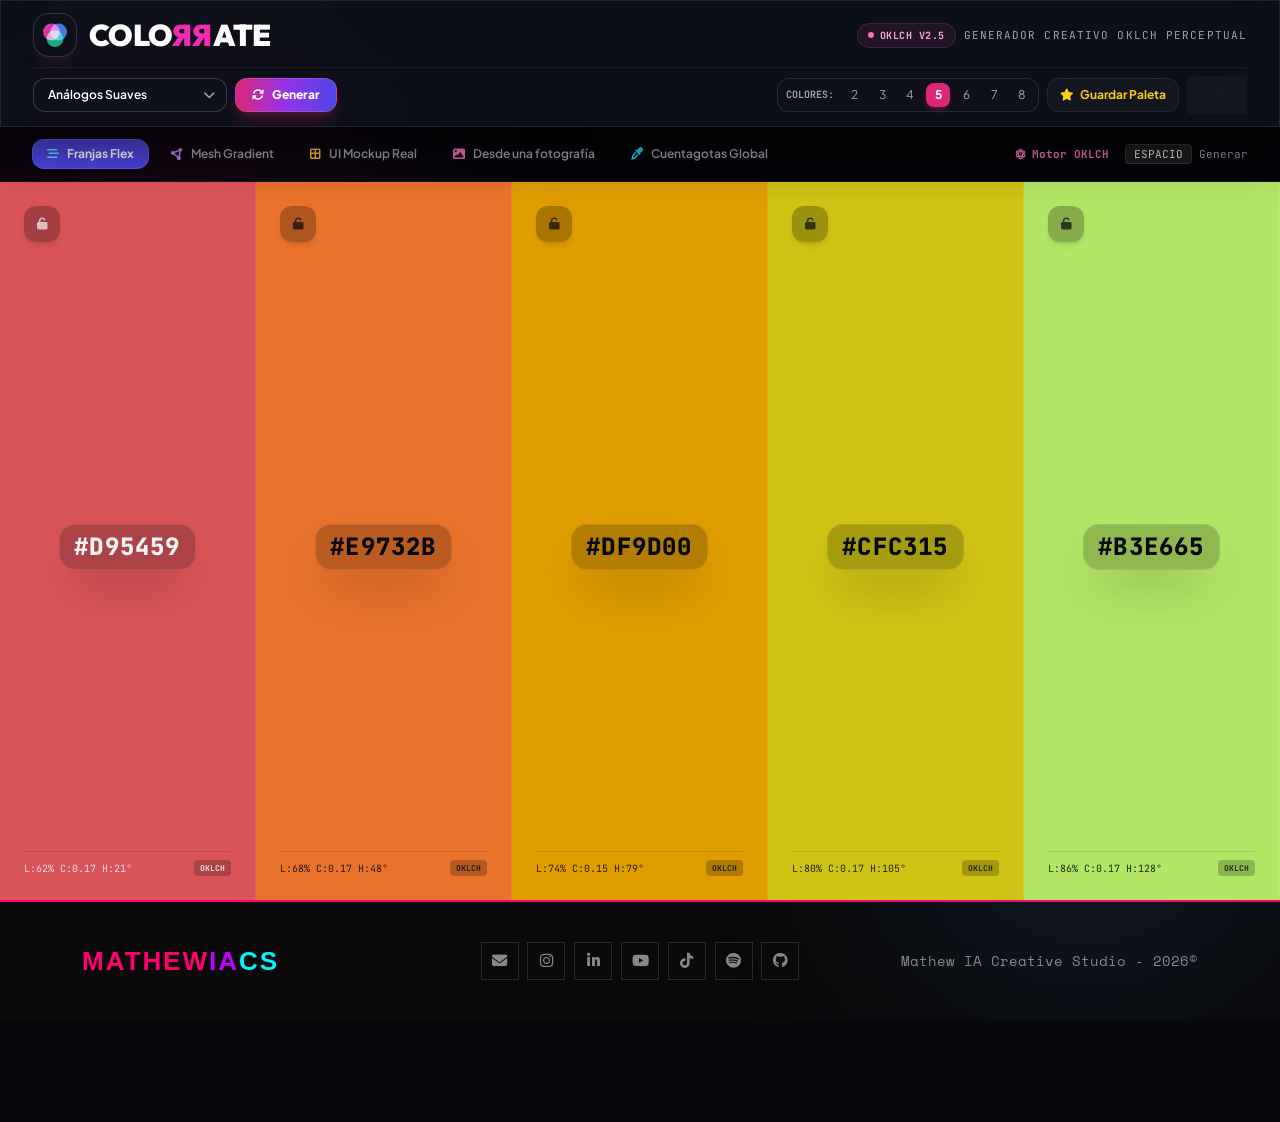
<file: proyectos/colorrate.html>
<!DOCTYPE html>

<html class="h-full" lang="es">
<head><link href="../assets/css/global.css" rel="stylesheet"/>
<meta charset="utf-8"/>
<meta content="width=device-width, initial-scale=1.0" name="viewport"/>
<title>coloRRate: generador de paletas de color OKLCH | MATHEWIACS</title>
<meta content="Crea paletas de color en OKLCH con armonías, mesh gradients y mockup de UI, y extrae colores de fotos. Herramienta gratuita de MATHEWIACS, sin registro." name="description"/>
<meta content="index, follow" name="robots"/>
<link href="https://mathewiacs.com/proyectos/colorrate.html" rel="canonical"/>
<link href="../favicon.svg" rel="icon" type="image/svg+xml"/>
<meta content="website" property="og:type"/>
<meta content="es_ES" property="og:locale"/>
<meta content="coloRRate: generador de paletas de color OKLCH | MATHEWIACS" property="og:title"/>
<meta content="Crea paletas de color en OKLCH con armonías, mesh gradients y mockup de UI, y extrae colores de fotos. Herramienta gratuita de MATHEWIACS, sin registro." property="og:description"/>
<meta content="https://mathewiacs.com/proyectos/colorrate.html" property="og:url"/>
<meta content="https://mathewiacs.com/og-image.png" property="og:image"/>
<meta content="1200" property="og:image:width"/>
<meta content="630" property="og:image:height"/>
<meta content="summary_large_image" name="twitter:card"/>
<link href="https://fonts.googleapis.com" rel="preconnect"/>
<link crossorigin="" href="https://fonts.gstatic.com" rel="preconnect"/>
<script type="application/ld+json">
{
  "@context": "https://schema.org",
  "@type": "WebApplication",
  "name": "coloRRate",
  "url": "https://mathewiacs.com/proyectos/colorrate.html",
  "description": "Crea paletas de color en OKLCH con armonías, mesh gradients y mockup de UI, y extrae colores de fotos. Herramienta gratuita de MATHEWIACS, sin registro.",
  "applicationCategory": "DesignApplication",
  "operatingSystem": "Web",
  "inLanguage": "es",
  "offers": {
    "@type": "Offer",
    "price": "0",
    "priceCurrency": "EUR"
  },
  "creator": {
    "@type": "Organization",
    "@id": "https://mathewiacs.com/#organization",
    "name": "Mathew IA Creative Studio",
    "url": "https://mathewiacs.com/"
  },
  "featureList": [
    "11 modos de armonía cromática",
    "5 modos de visualización",
    "Mesh gradients",
    "Mockup de interfaz con tu paleta",
    "Extracción de paleta desde fotografías",
    "Cuentagotas global de pantalla"
  ]
}
    </script>
<meta content="#06080e" name="theme-color"/>
<!-- Tailwind CSS -->
<link href="../assets/css/colorrate.css" rel="stylesheet"/>
<!-- FontAwesome Icons -->
<link href="https://cdnjs.cloudflare.com/ajax/libs/font-awesome/6.4.0/css/all.min.css" rel="stylesheet"/>
<!-- Google Fonts (incluye Space Mono y Syncopate para el footer) -->
<link href="https://fonts.googleapis.com/css2?family=Outfit:wght@400;600;700;800;900&amp;family=Plus+Jakarta+Sans:wght@300;400;500;600;700;800&amp;family=JetBrains+Mono:wght@400;500;700&amp;family=Space+Mono:wght@400;700&amp;family=Syncopate:wght@700&amp;display=swap" rel="stylesheet"/>
<style>
        /* Variables para el footer de MATHEWIACS (idénticas a global.css) */
        :root {
            --void: #0a0a0a;
            --steel: #2a2a2a;
            --ash: #888888;
            --neon-pink: #ff006e;
            --neon-cyan: #00f5ff;
            --neon-purple: #bd00ff;
            --neon-yellow: #ffea00;
            --font-mono: 'Space Mono', monospace;
            --font-display: 'Syncopate', sans-serif;
        }

        html, body {
            min-height: 100%;
            margin: 0;
            padding: 0;
            overflow-x: hidden;
            background-color: #06080e;
            color: #f3f4f6;
            font-family: 'Plus Jakarta Sans', sans-serif;
        }

        button, a, input[type="range"], input[type="color"], select, label, .cursor-pointer {
            cursor: pointer !important;
        }

        /* Custom Interactive Glowing Cursor Lens with Negative Inversion */
        #custom-cursor {
            position: fixed;
            top: 0;
            left: 0;
            width: 32px;
            height: 32px;
            border: 2px solid rgba(243, 43, 179, 0.9);
            background: rgba(243, 43, 179, 0.12);
            border-radius: 50%;
            pointer-events: none;
            transform: translate(-50%, -50%);
            transition: width 0.12s ease, height 0.12s ease, background-color 0.12s ease, border-color 0.12s ease;
            z-index: 9999;
            box-shadow: 0 0 18px rgba(243, 43, 179, 0.6);
            mix-blend-mode: difference;
        }

        #custom-cursor-dot {
            position: fixed;
            top: 0;
            left: 0;
            width: 5px;
            height: 5px;
            background-color: #ffffff;
            border-radius: 50%;
            pointer-events: none;
            transform: translate(-50%, -50%);
            z-index: 10000;
            box-shadow: 0 0 8px rgba(255, 255, 255, 0.9);
            mix-blend-mode: difference;
        }

        /* Cursor personalizado: solo en dispositivos con ratón (no táctiles) */
        #custom-cursor, #custom-cursor-dot { display: none; }
        @media (hover: hover) and (pointer: fine) {
            html, body { cursor: none; }
            #custom-cursor, #custom-cursor-dot { display: block; visibility: hidden; }
            body.cursor-ready #custom-cursor,
            body.cursor-ready #custom-cursor-dot { visibility: visible; }
        }

        .ambient-glow-1 {
            position: absolute;
            top: -10%;
            left: -10%;
            width: 50vw;
            height: 50vw;
            border-radius: 50%;
            background: radial-gradient(circle, rgba(243, 43, 179, 0.18) 0%, rgba(0,0,0,0) 70%);
            filter: blur(80px);
            pointer-events: none;
        }

        .ambient-glow-2 {
            position: absolute;
            bottom: -10%;
            right: -10%;
            width: 50vw;
            height: 50vw;
            border-radius: 50%;
            background: radial-gradient(circle, rgba(59, 130, 246, 0.15) 0%, rgba(0,0,0,0) 70%);
            filter: blur(80px);
            pointer-events: none;
        }

        .glass-panel {
            background: rgba(14, 17, 26, 0.85);
            backdrop-filter: blur(24px);
            -webkit-backdrop-filter: blur(24px);
            border: 1px solid rgba(255, 255, 255, 0.09);
            box-shadow: 0 20px 50px rgba(0, 0, 0, 0.6);
        }

        .glass-card {
            background: rgba(255, 255, 255, 0.03);
            backdrop-filter: blur(14px);
            border: 1px solid rgba(255, 255, 255, 0.08);
            transition: all 0.25s cubic-bezier(0.16, 1, 0.3, 1);
        }

        .glass-card:hover {
            background: rgba(255, 255, 255, 0.08);
            border-color: rgba(255, 255, 255, 0.22);
            transform: translateY(-2px);
            box-shadow: 0 10px 25px -5px rgba(0, 0, 0, 0.3);
        }

        ::-webkit-scrollbar {
            width: 6px;
            height: 6px;
        }
        ::-webkit-scrollbar-track {
            background: rgba(6, 8, 14, 0.8);
        }
        ::-webkit-scrollbar-thumb {
            background: rgba(255, 255, 255, 0.15);
            border-radius: 99px;
        }
        ::-webkit-scrollbar-thumb:hover {
            background: rgba(243, 43, 179, 0.5);
        }

        select.custom-select, select {
            background-color: #0e111a !important;
            color: #ffffff !important;
            border: 1px solid rgba(255, 255, 255, 0.18) !important;
        }

        select.custom-select option, select option {
            background-color: #0e111a !important;
            color: #ffffff !important;
            padding: 10px !important;
        }

        .color-bar {
            transition: flex 0.45s cubic-bezier(0.16, 1, 0.3, 1), transform 0.2s ease, filter 0.3s ease;
        }
        .color-bar:hover { 
            flex: 1.45 !important;
            z-index: 20;
            box-shadow: 0 0 35px rgba(0,0,0,0.4);
        }

        .rr-flipped {
            display: inline-block;
            transform: scaleX(-1);
            color: #F32BB3;
        }

        .drag-over {
            border-color: #F32BB3 !important;
            background-color: rgba(243, 43, 179, 0.12) !important;
        }

        .eyedropper-active { cursor: crosshair !important; }

        /* ===== Estilos del Footer de MATHEWIACS (Copia exacta de global.css) ===== */
</style>
<style id="colorrate-viewport-layout">
/* App visible en una pantalla; el footer queda inmediatamente después. */
#app-container { height:100vh; height:100dvh; min-height:0; flex:0 0 auto; }
#main-view-area { min-height:0; }
body > footer { flex:0 0 auto; }
/* Equivalente al contenedor Bootstrap de la portada, sin cargar Bootstrap sobre la app. */
body > footer .container { box-sizing:border-box; width:100%; padding-right:12px; padding-left:12px; margin-right:auto; margin-left:auto; }
@media(min-width:576px){body > footer .container{max-width:540px;}}
@media(min-width:768px){body > footer .container{max-width:720px;}}
@media(min-width:992px){body > footer .container{max-width:960px;}}
@media(min-width:1200px){body > footer .container{max-width:1140px;}}
@media(min-width:1400px){body > footer .container{max-width:1320px;}}
</style><meta content="Mathew IA Creative Studio" property="og:site_name"/><meta content="coloRRate: generador de paletas de color OKLCH | MATHEWIACS" name="twitter:title"/><meta content="Crea paletas de color en OKLCH con armonías, mesh gradients y mockup de UI, y extrae colores de fotos. Herramienta gratuita de MATHEWIACS, sin registro." name="twitter:description"/><meta content="https://mathewiacs.com/og-image.png" name="twitter:image"/></head>
<body class="min-h-screen flex flex-col relative selection:bg-pink-500 selection:text-white overflow-x-hidden">
<!-- Custom Cursor Lens Elements -->
<div id="custom-cursor"></div>
<div id="custom-cursor-dot"></div>
<!-- Ambient Glow Background Blobs -->
<div class="ambient-glow-1 animate-pulse-glow"></div>
<div class="ambient-glow-2 animate-float"></div>
<!-- Contenedor principal de la App -->
<div class="relative z-10 flex flex-col h-screen w-full overflow-hidden" id="app-container">
<!-- Top Header -->
<header class="glass-panel shrink-0 sticky top-0 z-40 px-4 lg:px-8 py-3 border-b border-white/10 flex flex-col gap-2.5">
<!-- Row 1: Logo & Tagline -->
<div class="flex items-center justify-between w-full gap-4">
<div class="flex items-center gap-3 group cursor-pointer" onclick="generatePalette()">
<div class="w-10 h-10 lg:w-11 lg:h-11 shrink-0 rounded-2xl bg-dark-800/90 p-1.5 border border-white/15 flex items-center justify-center shadow-lg shadow-pink-500/10 group-hover:scale-105 transition-transform duration-300">
<svg class="w-full h-full" viewbox="0 0 100 100">
<circle cx="38" cy="40" fill="#F32BB3" r="28" style="mix-blend-mode: screen; opacity: 0.88;"></circle>
<circle cx="62" cy="40" fill="#3B82F6" r="28" style="mix-blend-mode: screen; opacity: 0.88;"></circle>
<circle cx="50" cy="62" fill="#10B981" r="28" style="mix-blend-mode: screen; opacity: 0.88;"></circle>
</svg>
</div>
<h1 class="text-2xl lg:text-3xl font-black font-display tracking-tight text-white flex items-center shrink-0">
                        colo<span class="rr-flipped mx-[1px]">RR</span>ate
                    </h1>
</div>
<div class="flex items-center gap-2">
<span class="inline-flex items-center gap-1.5 px-2.5 py-1 rounded-full bg-pink-500/10 border border-pink-500/20 text-[10px] text-pink-300 font-mono font-bold tracking-wider uppercase">
<span class="w-1.5 h-1.5 rounded-full bg-pink-400 animate-ping"></span> OKLCH v2.5
                    </span>
<p class="hidden sm:block text-[10px] lg:text-[11px] text-gray-400 font-mono tracking-widest uppercase text-right">Generador Creativo OKLCH Perceptual</p>
</div>
</div>
<!-- Row 2: Controls Toolbar -->
<div class="flex items-center justify-between gap-2 flex-wrap pt-2 border-t border-white/5">
<div class="flex items-center gap-2 flex-wrap">
<!-- Harmony Mode Selector Container -->
<div class="relative flex items-center">
<div class="relative" id="harmony-select-wrapper">
<select class="glass-card text-xs font-semibold text-gray-200 px-3.5 py-2 rounded-xl focus:outline-none focus:ring-2 focus:ring-pink-500/50 cursor-pointer border border-white/10 appearance-none pr-8 bg-dark-800 transition" id="harmony-mode" onchange="generatePalette()">
<optgroup class="bg-dark-800 text-gray-200" label="Teoría del Color">
<option value="random">Aleatorio Silvestre</option>
<option selected="" value="analogous">Análogos Suaves</option>
<option value="monochromatic">Monocromático OKLCH</option>
<option value="triad">Tríada Armónica</option>
<option value="complementary">Complementario</option>
<option value="split-complementary">Split-Complementario</option>
</optgroup>
<optgroup class="bg-dark-800 text-gray-200" label="Estilos Temáticos">
<option value="cyberpunk">Cyberpunk Neon</option>
<option value="synthwave">80s Synthwave</option>
<option value="pastel">Pastel Dream OKLCH</option>
<option value="darkluxury">Dark Luxury</option>
<option value="forest">Forest Deep</option>
<option value="sunset">Warm Sunset</option>
<option value="minimal">Minimal Warm</option>
</optgroup>
</select>
<i class="fa-solid fa-chevron-down text-xs text-gray-400 absolute right-3 top-1/2 -translate-y-1/2 pointer-events-none" id="harmony-select-chevron"></i>
</div>
</div>
<!-- Generate Palette Main Button -->
<button class="bg-gradient-to-r from-pink-600 via-purple-600 to-indigo-600 hover:from-pink-500 hover:to-indigo-500 active:scale-95 text-white font-extrabold text-xs px-4 py-2 rounded-xl transition shadow-lg shadow-pink-600/25 flex items-center gap-2 border border-pink-400/30" onclick="generatePalette()">
<i class="fa-solid fa-rotate transition-transform duration-500 hover:rotate-180"></i>
<span>Generar</span>
</button>
</div>
<div class="flex items-center gap-2 flex-wrap">
<!-- Color Count -->
<div class="flex items-center bg-dark-800/90 rounded-xl border border-white/10 p-1 text-xs gap-1 shadow-inner">
<span class="text-[10px] text-gray-400 font-mono px-1 font-bold">COLORES:</span>
<div class="flex items-center gap-1" id="color-count-buttons"></div>
</div>
<!-- Save Favorite Palette -->
<button class="glass-card p-2 px-3 rounded-xl text-yellow-400 hover:bg-yellow-500/20 active:scale-95 transition flex items-center gap-1.5 text-xs font-bold border border-yellow-500/30" onclick="saveCurrentPalette()" title="Guardar Paleta Completa">
<i class="fa-solid fa-star"></i>
<span class="hidden sm:inline">Guardar Paleta</span>
</button>
<!-- Favorites List Toggle -->
<button class="glass-card p-2 px-3 rounded-xl text-gray-300 hover:text-white active:scale-95 transition flex items-center gap-1.5 text-xs border border-white/10" onclick="toggleFavoritesModal()" title="Ver Favoritos Guardados">
<i class="fa-solid fa-bookmark text-yellow-400"></i>
<span class="bg-yellow-500/20 text-yellow-300 px-1.5 py-0.5 rounded-full text-[10px] font-bold" id="fav-count">0</span>
</button>
</div>
</div>
</header>
<!-- Navigation Tabs -->
<div class="px-4 lg:px-8 py-2 bg-black/50 backdrop-blur-md border-b border-white/5 flex items-center justify-between text-xs flex-wrap gap-2 shrink-0">
<div class="flex items-center gap-2 overflow-x-auto py-1 scrollbar-none">
<button class="px-3.5 py-1.5 rounded-xl flex items-center gap-2 transition bg-indigo-600 text-white font-bold shadow-md active:scale-95 border border-indigo-400/30" id="view-btn-bars" onclick="setViewMode('bars')">
<i class="fa-solid fa-bars-staggered text-cyan-300"></i> <span>Franjas Flex</span>
</button>
<button class="px-3.5 py-1.5 rounded-lg flex items-center gap-2 transition text-gray-400 hover:text-white hover:bg-white/5 font-semibold active:scale-95" id="view-btn-mesh" onclick="setViewMode('mesh')">
<i class="fa-solid fa-circle-nodes text-purple-400"></i> <span>Mesh Gradient</span>
</button>
<button class="px-3.5 py-1.5 rounded-lg flex items-center gap-2 transition text-gray-400 hover:text-white hover:bg-white/5 font-semibold active:scale-95" id="view-btn-ui" onclick="setViewMode('ui')">
<i class="fa-solid fa-border-all text-amber-400"></i> <span>UI Mockup Real</span>
</button>
<button class="px-3.5 py-1.5 rounded-lg flex items-center gap-2 transition text-gray-400 hover:text-white hover:bg-white/5 font-semibold active:scale-95" id="view-btn-photo" onclick="setViewMode('photo')">
<i class="fa-solid fa-image text-pink-400"></i> <span>Desde una fotografía</span>
</button>
<button class="px-3.5 py-1.5 rounded-lg text-gray-400 hover:text-white hover:bg-white/5 transition flex items-center gap-2 font-semibold active:scale-95" id="view-btn-global_picker" onclick="setViewMode('global_picker')">
<i class="fa-solid fa-eye-dropper text-cyan-400"></i>
<span>Cuentagotas Global</span>
</button>
</div>
<div class="hidden lg:flex items-center gap-4 text-gray-400 text-[11px] font-mono">
<span class="text-pink-400 font-bold flex items-center gap-1.5"><i class="fa-solid fa-atom animate-spin" style="animation-duration: 10s;"></i> Motor OKLCH</span>
<span><kbd class="px-2 py-0.5 bg-white/10 rounded text-gray-200 border border-white/10">ESPACIO</kbd> Generar</span>
</div>
</div>
<!-- MAIN VIEW AREA -->
<main class="flex-1 flex flex-col relative overflow-hidden" id="main-view-area">
<!-- MODE 1: BARS -->
<div class="flex-1 flex flex-col md:flex-row w-full h-full relative overflow-y-auto md:overflow-visible" id="view-bars"></div>
<!-- MODE 2: MESH -->
<div class="hidden flex-1 w-full h-full p-6 flex flex-col items-center justify-center overflow-y-auto" id="view-mesh">
<div class="w-full max-w-4xl h-[460px] rounded-3xl overflow-hidden glass-panel relative shadow-2xl border border-white/20 group" id="mesh-canvas-container">
<div class="w-full h-full transition-all duration-700" id="mesh-gradient-bg"></div>
<div class="absolute inset-0 bg-black/25 backdrop-blur-[3px] flex flex-col items-center justify-center p-6 text-center">
<span class="text-xs uppercase font-mono text-indigo-300 font-extrabold mb-2 bg-black/50 px-3.5 py-1 rounded-full border border-white/15 shadow-lg">Gradiente Perceptual OKLCH</span>
<h2 class="text-3xl md:text-5xl font-black text-white drop-shadow-lg tracking-tight">coloRRate Mesh</h2>
<button class="mt-6 px-6 py-3 bg-white/15 hover:bg-white/25 active:scale-95 backdrop-blur-md text-white rounded-2xl text-xs font-extrabold border border-white/30 transition flex items-center gap-2 shadow-xl hover:border-white/50" onclick="copyMeshCSS()">
<i class="fa-solid fa-copy text-pink-400"></i> Copiar CSS Gradient OKLCH
                        </button>
</div>
</div>
</div>
<!-- MODE 3: UI TOKENS MOCKUP -->
<div class="hidden flex-1 w-full h-full p-6 overflow-y-auto" id="view-ui">
<div class="max-w-5xl mx-auto space-y-6">
<div class="rounded-3xl p-6 md:p-8 transition-all duration-500 shadow-2xl border flex flex-col gap-6" id="ui-mockup-card">
<div class="flex items-center justify-between border-b pb-4 border-white/10 flex-wrap gap-3" id="ui-header-border">
<div class="flex items-center gap-3">
<div class="w-12 h-12 rounded-2xl flex items-center justify-center font-black text-sm shadow-lg border transition-transform duration-300 hover:scale-110" id="ui-avatar">cR</div>
<div>
<div class="font-extrabold text-lg flex items-center gap-2" id="ui-text-primary">
                                        coloRRate Dashboard
                                        <span class="w-2.5 h-2.5 rounded-full inline-block shadow-sm" id="ui-dot-extra1"></span>
</div>
<div class="text-xs opacity-80 flex items-center gap-2" id="ui-text-secondary">
                                        Sistema de Diseño &amp; Tokens
                                        <span class="h-3 w-[2px] inline-block rounded-full" id="ui-divider-extra2"></span>
<span class="text-[9px] font-bold px-2 py-0.5 rounded-full border" id="ui-badge-extra2">OKLCH</span>
</div>
</div>
</div>
<button class="px-5 py-2.5 rounded-xl text-xs font-extrabold transition shadow-lg active:scale-95 flex items-center gap-2 border hover:opacity-90" id="ui-btn-primary" onclick="simulateNewProject()">
<i class="fa-solid fa-plus"></i> <span>Nuevo Proyecto</span>
</button>
</div>
<div class="grid grid-cols-1 md:grid-cols-3 gap-4">
<div class="p-5 rounded-2xl border transition-all duration-300 flex flex-col justify-between shadow-md relative overflow-hidden group hover:-translate-y-1" id="ui-subcard-1">
<div>
<span class="text-[10px] font-black uppercase tracking-wider px-2.5 py-1 rounded-full border" id="ui-badge-1">Analítica</span>
<h3 class="font-bold text-lg mt-3 mb-1" id="ui-title-1">Rendimiento UI</h3>
<p class="text-xs opacity-80" id="ui-desc-1">Componentes probados en tiempo real.</p>
</div>
<div class="mt-4 pt-3 border-t flex items-center justify-between text-[10px]" id="ui-foot-1">
<span class="font-mono font-bold" id="ui-foot-text-1">Token #1</span>
<span class="w-2.5 h-2.5 rounded-full shadow-sm" id="ui-foot-dot-1"></span>
</div>
</div>
<div class="p-5 rounded-2xl border transition-all duration-300 flex flex-col justify-between shadow-md relative overflow-hidden group hover:-translate-y-1" id="ui-subcard-2">
<div>
<span class="text-[10px] font-black uppercase tracking-wider px-2.5 py-1 rounded-full border" id="ui-badge-2">OKLCH</span>
<h3 class="font-bold text-lg mt-3 mb-1" id="ui-title-2">Croma Perceptual</h3>
<p class="text-xs opacity-80" id="ui-desc-2">Equilibrio constante de luminosidad.</p>
</div>
<div class="mt-4 pt-3 border-t flex items-center justify-between text-[10px]" id="ui-foot-2">
<span class="font-mono font-bold" id="ui-foot-text-2">Token #2</span>
<span class="w-2.5 h-2.5 rounded-full shadow-sm" id="ui-foot-dot-2"></span>
</div>
</div>
<div class="p-5 rounded-2xl border transition-all duration-300 flex flex-col justify-between shadow-md relative overflow-hidden group hover:-translate-y-1" id="ui-subcard-3">
<div>
<span class="text-[10px] font-black uppercase tracking-wider px-2.5 py-1 rounded-full border" id="ui-badge-3">Accesibilidad</span>
<h3 class="font-bold text-lg mt-3 mb-1" id="ui-title-3">Contraste Alto</h3>
<p class="text-xs opacity-80" id="ui-desc-3">Cumplimiento de guías WCAG.</p>
</div>
<div class="mt-4 pt-3 border-t flex items-center justify-between text-[10px]" id="ui-foot-3">
<span class="font-mono font-bold" id="ui-foot-text-3">Token #3</span>
<span class="w-2.5 h-2.5 rounded-full shadow-sm" id="ui-foot-dot-3"></span>
</div>
</div>
</div>
</div>
</div>
</div>
<!-- MODE 4: PHOTO EXTRACTION & INTERACTIVE SANDBOX -->
<div class="hidden flex-1 w-full h-full p-6 overflow-y-auto" id="view-photo">
<div class="max-w-5xl mx-auto space-y-6">
<div class="glass-panel p-8 md:p-12 rounded-3xl border-2 border-dashed border-white/20 text-center flex flex-col items-center justify-center gap-4 transition-all duration-300 cursor-pointer hover:border-pink-500/60 hover:bg-pink-500/5 group" id="photo-upload-box" ondragleave="handleDragLeave(event)" ondragover="handleDragOver(event)" ondrop="handleDrop(event)">
<input accept="image/jpeg,image/png,image/webp" class="hidden" id="photo-file-input" onchange="handleFileSelect(event)" type="file"/>
<div class="w-16 h-16 rounded-2xl bg-pink-500/10 border border-pink-500/30 flex items-center justify-center text-pink-400 text-2xl group-hover:scale-110 transition-transform duration-300 shadow-xl shadow-pink-500/10">
<i class="fa-solid fa-cloud-arrow-up"></i>
</div>
<div>
<h3 class="text-lg font-bold text-white mb-1">Cargar Fotografía</h3>
<p class="text-xs text-gray-400">Arrastra una imagen aquí o haz clic para explorar tus archivos</p>
<p class="text-[10px] text-gray-500 font-mono mt-1">Formatos soportados: JPG, PNG, WebP</p>
</div>
<button class="mt-2 px-6 py-2.5 bg-gradient-to-r from-pink-600 to-purple-600 hover:from-pink-500 hover:to-purple-500 active:scale-95 text-white font-extrabold text-xs rounded-xl shadow-lg shadow-pink-500/20 transition flex items-center gap-2 border border-pink-400/30" onclick="document.getElementById('photo-file-input').click()">
<i class="fa-solid fa-image"></i> Seleccionar Imagen
                        </button>
</div>
<div class="hidden flex-col lg:flex-row gap-6" id="photo-preview-container">
<div class="flex-1 glass-panel p-4 rounded-3xl border border-white/10 flex flex-col items-center justify-center relative min-h-[350px]">
<canvas class="max-w-full h-auto rounded-2xl border border-white/10 shadow-2xl" id="photo-canvas"></canvas>
<div class="mt-4 flex items-center gap-3 flex-wrap justify-center w-full">
<button class="px-4 py-2 glass-card text-xs font-bold text-cyan-300 hover:bg-cyan-500/20 rounded-xl transition border border-cyan-500/30 flex items-center gap-2 active:scale-95" onclick="toggleEyedropperMode()">
<i class="fa-solid fa-eye-dropper"></i> Capturar Color
                                </button>
<button class="px-4 py-2 glass-card text-xs font-bold text-gray-300 hover:text-white rounded-xl transition border border-white/10 flex items-center gap-2 active:scale-95" onclick="document.getElementById('photo-file-input').click()">
<i class="fa-solid fa-arrows-rotate"></i> Cambiar Foto
                                </button>
<button class="px-4 py-2 glass-card text-xs font-bold text-red-400 hover:text-red-300 hover:border-red-500/30 rounded-xl transition border border-white/10 flex items-center gap-2 active:scale-95" onclick="resetPhotoUploader()">
<i class="fa-solid fa-xmark"></i> Quitar Foto
                                </button>
</div>
</div>
<div class="w-full lg:w-96 glass-panel p-6 rounded-3xl border border-white/10 flex flex-col justify-between gap-6">
<div>
<div class="flex items-center justify-between mb-4 pb-3 border-b border-white/10">
<h3 class="text-sm font-extrabold text-white flex items-center gap-2">
<i class="fa-solid fa-palette text-pink-400"></i> Banco Cromático Foto
                                    </h3>
<div class="flex items-center gap-1.5 bg-dark-800/80 p-1 rounded-xl border border-white/10">
<span class="text-[9px] font-mono font-bold text-gray-400 px-1">COLORES:</span>
<div class="flex items-center gap-1" id="photo-color-count-buttons"></div>
</div>
</div>
<p class="text-xs text-gray-400 mb-4">Bloquea los tonos clave. Haz clic en "Generar" para explorar variaciones armónicas extraídas de la foto.</p>
<div class="space-y-2.5" id="photo-sandbox-swatches"></div>
</div>
<div class="pt-4 border-t border-white/10 space-y-2">
<button class="w-full py-3 bg-gradient-to-r from-pink-600 to-purple-600 hover:from-pink-500 hover:to-purple-500 active:scale-95 text-white font-extrabold text-xs rounded-xl shadow-lg transition flex items-center justify-center gap-2 border border-pink-400/30" onclick="generatePhotoSandboxPalette()">
<i class="fa-solid fa-rotate"></i> Generar Nueva Combinación
                                </button>
<button class="w-full py-2.5 glass-card text-xs font-extrabold text-indigo-300 hover:text-white border border-indigo-500/30 rounded-xl transition flex items-center justify-center gap-2 active:scale-95" id="btn-apply-photo-palette" onclick="applyPhotoPaletteToApp()">
<i class="fa-solid fa-check"></i> Usar esta Paleta en App
                                </button>
</div>
</div>
</div>
</div>
</div>
<!-- MODE 5: GLOBAL EYEDROPPER VIEW -->
<div class="hidden flex-1 w-full h-full p-6 overflow-y-auto" id="view-global_picker">
<div class="max-w-5xl mx-auto space-y-6">
<div class="flex flex-wrap items-center justify-between gap-4 glass-panel p-6 rounded-3xl border border-white/10">
<div>
<h2 class="text-xl font-black text-white flex items-center gap-2.5">
<i class="fa-solid fa-eye-dropper text-cyan-400"></i> Colección Cuentagotas Global
                            </h2>
<p class="text-xs text-gray-400 mt-1">Muestra cualquier color de la pantalla o de otra aplicación. Las muestras se guardan de forma independiente durante tu sesión.</p>
</div>
<div class="flex items-center gap-3">
<button class="px-5 py-2.5 bg-gradient-to-r from-cyan-600 to-blue-600 hover:from-cyan-500 hover:to-blue-500 text-white rounded-xl text-xs font-black transition shadow-lg flex items-center gap-2 active:scale-95 border border-cyan-400/30" id="btn-global-sample" onclick="triggerGlobalPickerSample()">
<i class="fa-solid fa-crosshairs"></i> Capturar Muestra
                            </button>
<button class="px-4 py-2.5 glass-card text-gray-400 hover:text-red-400 hover:border-red-500/30 rounded-xl text-xs font-bold transition flex items-center gap-1.5 active:scale-95" onclick="clearGlobalPickerSamples()">
<i class="fa-solid fa-trash-can"></i> Limpiar Todo
                            </button>
</div>
</div>
<div class="hidden glass-panel p-4 rounded-2xl border border-amber-500/30 text-xs text-amber-200 items-start gap-3" id="eyedropper-unsupported">
<i class="fa-solid fa-triangle-exclamation mt-0.5"></i>
<p>Tu navegador no incluye el cuentagotas de pantalla (solo Chrome, Edge y Opera de escritorio). Puedes usar la pestaña "Desde una fotografía" para capturar colores de una imagen.</p>
</div>
<div class="grid grid-cols-1 sm:grid-cols-2 md:grid-cols-3 lg:grid-cols-4 gap-4" id="global-samples-container"></div>
</div>
</div>
</main>
</div>
<!-- ===== Qué es coloRRate (texto para personas y buscadores) ===== -->
<!-- ===== Footer MATHEWIACS ===== -->
<footer>
<div class="container">
<div class="footer-bottom">
<a aria-label="Volver al inicio de MATHEWIACS" class="navbar-brand footer-brand" href="../index.html">
<span class="brand-main">MATHEW</span><span class="brand-ia">IA</span><span class="brand-cs">CS</span>
</a>
<div class="footer-social-bottom">
<a aria-label="Enviar correo" data-i18n-aria="a05" href="../contacto.html"><i aria-hidden="true" class="fas fa-envelope"></i><span class="sr-only">Enviar correo</span></a>
<a aria-label="Instagram de MATHEWIACS" href="https://www.instagram.com/Mathew.IA.CreativeStudio" rel="noopener noreferrer" target="_blank"><i aria-hidden="true" class="fab fa-instagram"></i><span class="sr-only">Instagram</span></a>
<a aria-label="LinkedIn de Mateo" href="https://www.linkedin.com/in/tuprofemateo" rel="noopener noreferrer" target="_blank"><i aria-hidden="true" class="fab fa-linkedin-in"></i><span class="sr-only">LinkedIn</span></a>
<a aria-disabled="true" aria-label="YouTube (próximamente)" href="#" onclick="return false;" tabindex="-1"><i aria-hidden="true" class="fab fa-youtube"></i><span class="sr-only">YouTube (próximamente)</span></a>
<a aria-disabled="true" aria-label="TikTok (próximamente)" href="#" onclick="return false;" tabindex="-1"><i aria-hidden="true" class="fab fa-tiktok"></i><span class="sr-only">TikTok (próximamente)</span></a>
<a aria-disabled="true" aria-label="Spotify (próximamente)" href="#" onclick="return false;" tabindex="-1"><i aria-hidden="true" class="fab fa-spotify"></i><span class="sr-only">Spotify (próximamente)</span></a>
<a aria-label="GitHub del estudio MATHEWIACS" data-i18n-aria="a04" href="https://github.com/mthweagle" rel="noopener noreferrer" target="_blank"><i aria-hidden="true" class="fab fa-github"></i><span class="sr-only">GitHub</span></a>
</div>
<p class="footer-copy">Mathew IA Creative Studio - 2026©</p>
</div>
</div>
</footer>
<!-- FAVORITES MODAL -->
<div class="hidden fixed inset-0 z-50 bg-black/75 backdrop-blur-md flex items-center justify-center p-4 transition-opacity" id="fav-modal">
<div class="glass-panel w-full max-w-lg rounded-3xl p-6 border border-white/20 flex flex-col gap-4 max-h-[80vh] shadow-2xl animate-in fade-in duration-200">
<div class="flex items-center justify-between border-b border-white/10 pb-3">
<h3 class="text-base font-extrabold text-white flex items-center gap-2">
<i class="fa-solid fa-star text-yellow-400"></i> Elementos y Paletas Guardadas
                </h3>
<button aria-label="Cerrar favoritos" class="w-8 h-8 rounded-xl bg-white/5 hover:bg-white/10 text-gray-400 hover:text-white flex items-center justify-center transition" onclick="toggleFavoritesModal()"><i class="fa-solid fa-xmark"></i></button>
</div>
<div class="flex-1 overflow-y-auto space-y-3 pr-1" id="favorites-list"></div>
</div>
</div>
<!-- EDIT COLOR MODAL -->
<div class="hidden fixed inset-0 z-50 bg-black/75 backdrop-blur-md flex items-center justify-center p-4 transition-opacity" id="edit-modal">
<div class="glass-panel w-full max-w-md rounded-3xl p-6 border border-white/20 flex flex-col gap-5 shadow-2xl">
<div class="flex items-center justify-between border-b border-white/10 pb-3">
<div class="flex items-center gap-3">
<div class="w-9 h-9 rounded-xl border border-white/20 shadow-md" id="modal-color-preview"></div>
<div>
<h3 class="text-base font-black font-mono text-white" id="modal-hex-title">#000000</h3>
<p class="text-[11px] font-mono text-gray-400" id="modal-oklch-title">oklch(0% 0 0)</p>
</div>
</div>
<button aria-label="Cerrar editor" class="w-8 h-8 rounded-xl bg-white/5 hover:bg-white/10 text-gray-400 hover:text-white flex items-center justify-center transition" onclick="closeEditModal()"><i class="fa-solid fa-xmark"></i></button>
</div>
<div class="space-y-4">
<div>
<div class="flex justify-between text-xs font-mono mb-1">
<span class="text-gray-300">Luminosidad (L)</span>
<span class="text-pink-400 font-bold" id="slider-oklch-l-val">50%</span>
</div>
<input class="w-full accent-pink-500 cursor-pointer" id="slider-oklch-l" max="100" min="0" oninput="updateColorFromOKLCHSliders()" step="0.5" type="range"/>
</div>
<div>
<div class="flex justify-between text-xs font-mono mb-1">
<span class="text-gray-300">Croma Perceptual (C)</span>
<span class="text-pink-400 font-bold" id="slider-oklch-c-val">0.15</span>
</div>
<input class="w-full accent-pink-500 cursor-pointer" id="slider-oklch-c" max="0.32" min="0" oninput="updateColorFromOKLCHSliders()" step="0.005" type="range"/>
</div>
<div>
<div class="flex justify-between text-xs font-mono mb-1">
<span class="text-gray-300">Matiz Hue (H)</span>
<span class="text-pink-400 font-bold" id="slider-oklch-h-val">180°</span>
</div>
<input class="w-full accent-pink-500 cursor-pointer" id="slider-oklch-h" max="360" min="0" oninput="updateColorFromOKLCHSliders()" step="1" type="range"/>
</div>
<div class="pt-3 border-t border-white/10 flex items-center justify-between">
<span class="text-xs text-gray-400 font-medium">Selector Nativo sRGB:</span>
<input class="w-9 h-9 rounded-xl bg-transparent cursor-pointer border border-white/20" id="native-color-picker" onchange="updateColorFromNative(this.value)" type="color"/>
</div>
</div>
</div>
</div>
<!-- TOAST NOTIFICATION -->
<div class="fixed bottom-6 right-6 z-50 transform translate-y-20 opacity-0 transition-all duration-300 pointer-events-none" id="toast">
<div class="glass-panel px-4 py-3 rounded-2xl border border-pink-500/40 text-xs font-bold text-white shadow-2xl flex items-center gap-2.5">
<i class="fa-solid fa-circle-check text-pink-400 text-sm"></i>
<span id="toast-message">Notificación</span>
</div>
</div>
<!-- JAVASCRIPT LOGIC -->
<script>
        /* ---------- Cursor personalizado ---------- */
        const cursor = document.getElementById('custom-cursor');
        const cursorDot = document.getElementById('custom-cursor-dot');

        window.addEventListener('mousemove', (e) => {
            document.body.classList.add('cursor-ready');
            cursor.style.left = e.clientX + 'px';
            cursor.style.top = e.clientY + 'px';
            cursorDot.style.left = e.clientX + 'px';
            cursorDot.style.top = e.clientY + 'px';
        });

        document.addEventListener('mouseover', (e) => {
            if (e.target.closest('button, a, input, select, label, .cursor-pointer, [onclick]')) {
                cursor.style.width = '48px';
                cursor.style.height = '48px';
            }
        });

        document.addEventListener('mouseout', (e) => {
            if (e.target.closest('button, a, input, select, label, .cursor-pointer, [onclick]')) {
                cursor.style.width = '32px';
                cursor.style.height = '32px';
            }
        });

        /* ---------- Estado global ---------- */
        let palette = [];
        let colorCount = 5;
        let viewMode = 'bars';
        let currentEditIndex = null;

        const FAVS_KEY = 'chroma_pulse_favs_v2';
        const HEX_RE = /^#[0-9a-f]{6}$/i;

        function loadFavorites() {
            try {
                const raw = JSON.parse(localStorage.getItem(FAVS_KEY) || '[]');
                if (!Array.isArray(raw)) return [];
                return raw.filter(f => {
                    if (!f || !f.type) return false;
                    if (f.type === 'color') return typeof f.data === 'string' && HEX_RE.test(f.data);
                    if (f.type === 'palette') return Array.isArray(f.data) && f.data.every(h => typeof h === 'string' && HEX_RE.test(h));
                    return false;
                });
            } catch { return []; }
        }

        function persistFavorites() {
            try { localStorage.setItem(FAVS_KEY, JSON.stringify(savedFavorites)); }
            catch { showToast('No se pudo guardar (almacenamiento bloqueado)'); }
        }

        let savedFavorites = loadFavorites();

        let loadedImage = null;
        let photoColorCount = 5;
        let photoSandboxPalette = [];
        let isEyedropperActive = false;
        let extractedPhotoClusters = [];
        let globalPickerSamples = [];
        let lastMeshCSS = '';

        /* ---------- Conversión de color OKLCH <-> sRGB ---------- */
        function sRgbToLinear(c) {
            c = c / 255;
            return c > 0.04045 ? Math.pow((c + 0.055) / 1.055, 2.4) : c / 12.92;
        }

        function linearToSRgb(c) {
            c = Math.max(0, Math.min(1, c));
            return Math.round((c > 0.0031308 ? 1.055 * Math.pow(c, 1 / 2.4) - 0.055 : 12.92 * c) * 255);
        }

        function linearRgbToOklab(r, g, b) {
            const l = 0.4122214708 * r + 0.5363325363 * g + 0.0514459929 * b;
            const m = 0.2119034982 * r + 0.6806995451 * g + 0.1073969566 * b;
            const s = 0.0883024619 * r + 0.2817188376 * g + 0.6299787005 * b;
            const l_ = Math.cbrt(l);
            const m_ = Math.cbrt(m);
            const s_ = Math.cbrt(s);
            return {
                L: 0.2104542553 * l_ + 0.7936177850 * m_ - 0.0040720403 * s_,
                a: 1.9779984951 * l_ - 2.4285922050 * m_ + 0.4505937099 * s_,
                b: 0.0259040371 * l_ + 0.7827717662 * m_ - 0.8086758033 * s_
            };
        }

        function oklabToLinearRgb(L, a, b) {
            const l_ = L + 0.3963377774 * a + 0.2158037573 * b;
            const m_ = L - 0.1055613458 * a - 0.0638541728 * b;
            const s_ = L - 0.0894841775 * a - 1.2914855480 * b;
            const l = l_ * l_ * l_;
            const m = m_ * m_ * m_;
            const s = s_ * s_ * s_;
            return {
                r: +4.0767416621 * l - 3.3077115913 * m + 0.2309699292 * s,
                g: -1.2684380046 * l + 2.6097574011 * m - 0.3413193965 * s,
                b: -0.0041960863 * l - 0.7034186147 * m + 1.7076147010 * s
            };
        }

        function oklchToRgb(l, c, h) {
            l = Math.max(0, Math.min(1, l));
            c = Math.max(0, c);
            const rad = (h * Math.PI) / 180;
            const a = c * Math.cos(rad);
            const b = c * Math.sin(rad);
            let minC = c;
            let rgb = oklabToLinearRgb(l, a, b);

            if (rgb.r < 0 || rgb.r > 1 || rgb.g < 0 || rgb.g > 1 || rgb.b < 0 || rgb.b > 1) {
                let low = 0, high = c;
                for (let i = 0; i < 12; i++) {
                    const mid = (low + high) / 2;
                    const testA = mid * Math.cos(rad);
                    const testB = mid * Math.sin(rad);
                    const testRgb = oklabToLinearRgb(l, testA, testB);
                    if (testRgb.r >= 0 && testRgb.r <= 1 && testRgb.g >= 0 && testRgb.g <= 1 && testRgb.b >= 0 && testRgb.b <= 1) {
                        minC = mid; low = mid;
                    } else { high = mid; }
                }
                const finalA = minC * Math.cos(rad);
                const finalB = minC * Math.sin(rad);
                rgb = oklabToLinearRgb(l, finalA, finalB);
            }

            return {
                r: linearToSRgb(rgb.r),
                g: linearToSRgb(rgb.g),
                b: linearToSRgb(rgb.b)
            };
        }

        function rgbToHex(r, g, b) {
            return '#' + [r, g, b].map(x => {
                const hex = Math.max(0, Math.min(255, Math.round(x))).toString(16);
                return hex.length === 1 ? '0' + hex : hex;
            }).join('');
        }

        function oklchToHex(l, c, h) {
            const rgb = oklchToRgb(l, c, h);
            return rgbToHex(rgb.r, rgb.g, rgb.b);
        }

        function hexToRgb(hex) {
            hex = hex.replace(/^#/, '');
            if (hex.length === 3) hex = hex.split('').map(x => x + x).join('');
            const num = parseInt(hex, 16);
            return { r: (num >> 16) & 255, g: (num >> 8) & 255, b: num & 255 };
        }

        function hexToOklch(hex) {
            const rgb = hexToRgb(hex);
            const lab = linearRgbToOklab(sRgbToLinear(rgb.r), sRgbToLinear(rgb.g), sRgbToLinear(rgb.b));
            const c = Math.sqrt(lab.a * lab.a + lab.b * lab.b);
            let h = (Math.atan2(lab.b, lab.a) * 180) / Math.PI;
            if (h < 0) h += 360;
            return { l: lab.L, c, h };
        }

        function getContrastYIQ(hex) {
            const rgb = hexToRgb(hex);
            const yiq = ((rgb.r * 299) + (rgb.g * 587) + (rgb.b * 114)) / 1000;
            return yiq >= 128 ? '#06080e' : '#f3f4f6';
        }

        /* ---------- Generación de paleta ---------- */
        function generatePalette() {
            const mode = document.getElementById('harmony-mode').value;
            const seedHue = Math.random() * 360;
            const baseC = 0.12 + Math.random() * 0.10;
            const baseL = 0.45 + Math.random() * 0.35;
            const newColors = [];

            for (let i = 0; i < colorCount; i++) {
                if (palette[i] && palette[i].locked) {
                    newColors.push(palette[i]);
                    continue;
                }

                let l = baseL, c = baseC, h = seedHue;

                switch (mode) {
                    case 'analogous':
                        h = (seedHue + (i - colorCount / 2) * 28 + Math.random() * 10 + 360) % 360;
                        l = Math.max(0.2, Math.min(0.9, baseL + (i - colorCount / 2) * 0.06));
                        break;
                    case 'monochromatic':
                        h = seedHue;
                        c = Math.max(0.02, Math.min(0.25, baseC * (0.4 + (i / colorCount) * 0.9)));
                        l = 0.20 + (i / (colorCount - 1 || 1)) * 0.68;
                        break;
                    case 'triad':
                        h = (seedHue + (i % 3) * 120 + Math.floor(i / 3) * 15 + Math.random() * 10 + 360) % 360;
                        break;
                    case 'complementary':
                        h = (i % 2 === 0) ? seedHue : (seedHue + 180 + Math.random() * 15) % 360;
                        break;
                    case 'cyberpunk': {
                        const cyberHues = [310, 185, 55, 280, 140];
                        h = (cyberHues[i % cyberHues.length] + Math.random() * 20 - 10 + 360) % 360;
                        c = 0.22; l = 0.65;
                        break;
                    }
                    case 'synthwave': {
                        const synthHues = [320, 270, 190, 45, 300];
                        h = (synthHues[i % synthHues.length] + Math.random() * 15) % 360;
                        c = 0.24; l = 0.60;
                        break;
                    }
                    case 'pastel':
                        h = (seedHue + i * (360 / colorCount) + Math.random() * 10) % 360;
                        c = 0.08; l = 0.82;
                        break;
                    case 'darkluxury':
                        h = (seedHue + i * 20) % 360;
                        c = 0.10; l = 0.22;
                        break;
                    case 'forest':
                        h = (120 + i * 18) % 360;
                        c = 0.12; l = 0.35;
                        break;
                    case 'sunset':
                        h = (25 + i * 15) % 360;
                        c = 0.20; l = 0.62;
                        break;
                    case 'minimal':
                        h = (seedHue + i * 10) % 360;
                        c = 0.05; l = 0.75;
                        break;
                    case 'random':
                    default:
                        h = (seedHue + i * (360 / colorCount) + (Math.random() * 30 - 15) + 360) % 360;
                        c = 0.08 + Math.random() * 0.16;
                        l = 0.25 + (i / (colorCount - 1 || 1)) * 0.55 + (Math.random() * 0.1 - 0.05);
                        l = Math.max(0.18, Math.min(0.88, l));
                        break;
                }

                newColors.push({ hex: oklchToHex(l, c, h), locked: false });
            }

            palette = newColors;
            renderCurrentView();
        }

        /* ---------- Carga de fotografía ---------- */
        function handleFileSelect(e) {
            const file = e.target.files[0];
            if (file) { processImageFile(file); e.target.value = ''; }
        }

        function handleDragOver(e) {
            e.preventDefault();
            document.getElementById('photo-upload-box').classList.add('drag-over');
        }

        function handleDragLeave(e) {
            e.preventDefault();
            document.getElementById('photo-upload-box').classList.remove('drag-over');
        }

        function handleDrop(e) {
            e.preventDefault();
            document.getElementById('photo-upload-box').classList.remove('drag-over');
            if (e.dataTransfer.files && e.dataTransfer.files[0]) {
                processImageFile(e.dataTransfer.files[0]);
            }
        }

        function processImageFile(file) {
            const validTypes = ['image/jpeg', 'image/png', 'image/webp'];
            if (!file || !validTypes.includes(file.type)) {
                showToast('Formato de imagen no soportado (sólo JPG, PNG y WebP)');
                return;
            }
            const reader = new FileReader();
            reader.onload = (evt) => {
                const img = new Image();
                img.onload = () => {
                    loadedImage = img;
                    displayLoadedPhotoOnCanvas();
                    extractDominantPhotoPalette();
                    showToast('Fotografía cargada y analizada');
                };
                img.src = evt.target.result;
            };
            reader.readAsDataURL(file);
        }

        function displayLoadedPhotoOnCanvas() {
            const uploadBox = document.getElementById('photo-upload-box');
            const previewContainer = document.getElementById('photo-preview-container');
            const canvas = document.getElementById('photo-canvas');
            if (!loadedImage || !canvas) return;

            uploadBox.classList.add('hidden');
            previewContainer.classList.remove('hidden');
            previewContainer.classList.add('flex');

            const ctx = canvas.getContext('2d');
            let w = loadedImage.width, h = loadedImage.height;
            const maxW = 800, maxH = 500;
            if (w > maxW || h > maxH) {
                const ratio = Math.min(maxW / w, maxH / h);
                w = Math.round(w * ratio);
                h = Math.round(h * ratio);
            }
            canvas.width = w;
            canvas.height = h;
            ctx.drawImage(loadedImage, 0, 0, w, h);
            setupCanvasEyedropperEvents(canvas);
        }

        function resetPhotoUploader() {
            loadedImage = null;
            photoSandboxPalette = [];
            extractedPhotoClusters = [];
            isEyedropperActive = false;
            const canvas = document.getElementById('photo-canvas');
            if (canvas) canvas.classList.remove('eyedropper-active');
            const fileInput = document.getElementById('photo-file-input');
            if (fileInput) fileInput.value = '';
            document.getElementById('photo-upload-box').classList.remove('hidden');
            document.getElementById('photo-preview-container').classList.add('hidden');
            document.getElementById('photo-preview-container').classList.remove('flex');
            renderPhotoSandboxSwatches();
        }

        function extractDominantPhotoPalette() {
            const canvas = document.getElementById('photo-canvas');
            if (!canvas || !loadedImage) return;

            const ctx = canvas.getContext('2d');
            const sampleW = 120;
            const sampleH = Math.round((canvas.height / canvas.width) * sampleW);
            const sampleCanvas = document.createElement('canvas');
            sampleCanvas.width = sampleW;
            sampleCanvas.height = sampleH;
            const sampleCtx = sampleCanvas.getContext('2d');
            sampleCtx.drawImage(canvas, 0, 0, sampleW, sampleH);

            const imgData = sampleCtx.getImageData(0, 0, sampleW, sampleH).data;
            const points = [];
            for (let i = 0; i < imgData.length; i += 16) {
                if (imgData[i + 3] >= 128) {
                    const lab = linearRgbToOklab(sRgbToLinear(imgData[i]), sRgbToLinear(imgData[i + 1]), sRgbToLinear(imgData[i + 2]));
                    points.push([lab.L, lab.a, lab.b]);
                }
            }
            if (points.length === 0) return;

            const k = Math.min(photoColorCount, points.length);
            let centroids = [];
            centroids.push([...points[Math.floor(Math.random() * points.length)]]);

            while (centroids.length < k) {
                const dists = points.map(p => {
                    let minD = Infinity;
                    centroids.forEach(c => {
                        const d = Math.hypot(p[0] - c[0], p[1] - c[1], p[2] - c[2]);
                        if (d < minD) minD = d;
                    });
                    return minD * minD;
                });
                const sumD = dists.reduce((a, b) => a + b, 0);
                const r = Math.random() * sumD;
                let accum = 0, chosenIdx = 0;
                for (let i = 0; i < dists.length; i++) {
                    accum += dists[i];
                    if (accum >= r) { chosenIdx = i; break; }
                }
                centroids.push([...points[chosenIdx]]);
            }

            let clusters = [];
            for (let iter = 0; iter < 8; iter++) {
                clusters = Array.from({ length: k }, () => []);
                points.forEach(p => {
                    let minDist = Infinity, bestC = 0;
                    centroids.forEach((c, idx) => {
                        const dist = Math.hypot(p[0] - c[0], p[1] - c[1], p[2] - c[2]);
                        if (dist < minDist) { minDist = dist; bestC = idx; }
                    });
                    clusters[bestC].push(p);
                });
                centroids = clusters.map((cluster, idx) => {
                    if (cluster.length === 0) return centroids[idx];
                    let sumL = 0, sumA = 0, sumB = 0;
                    cluster.forEach(p => { sumL += p[0]; sumA += p[1]; sumB += p[2]; });
                    return [sumL / cluster.length, sumA / cluster.length, sumB / cluster.length];
                });
            }

            extractedPhotoClusters = centroids.map((lab, idx) => {
                const C = Math.sqrt(lab[1] * lab[1] + lab[2] * lab[2]);
                let H = (Math.atan2(lab[2], lab[1]) * 180) / Math.PI;
                if (H < 0) H += 360;
                const rgb = oklabToLinearRgb(lab[0], lab[1], lab[2]);
                return {
                    l: lab[0], c: C, h: H,
                    hex: rgbToHex(linearToSRgb(rgb.r), linearToSRgb(rgb.g), linearToSRgb(rgb.b)),
                    population: clusters[idx] ? clusters[idx].length : 0
                };
            });
            extractedPhotoClusters.sort((a, b) => b.population - a.population);
            rebuildPhotoSandboxPalette();
        }

        function rebuildPhotoSandboxPalette() {
            const allLocked = photoSandboxPalette.filter(item => item && item.locked);
            const keptLocked = allLocked.slice(0, photoColorCount);
            const newSandbox = [...keptLocked];
            const usedHexes = new Set(keptLocked.map(item => item.hex.toUpperCase()));

            let clusterIdx = 0;
            while (newSandbox.length < photoColorCount) {
                if (extractedPhotoClusters[clusterIdx]) {
                    const cHex = extractedPhotoClusters[clusterIdx].hex.toUpperCase();
                    if (!usedHexes.has(cHex)) {
                        newSandbox.push({ hex: extractedPhotoClusters[clusterIdx].hex, locked: false });
                        usedHexes.add(cHex);
                    }
                } else {
                    newSandbox.push({ hex: oklchToHex(0.5, 0.15, Math.random() * 360), locked: false });
                }
                clusterIdx++;
            }
            photoSandboxPalette = newSandbox;
            renderPhotoSandboxSwatches();
        }

        function generatePhotoSandboxPalette() {
            if (photoSandboxPalette.length === 0 || extractedPhotoClusters.length === 0) return;
            const clusterHexes = extractedPhotoClusters.map(c => c.hex);
            const used = new Set(
                photoSandboxPalette.filter(i => i.locked).map(i => i.hex.toUpperCase())
            );
            photoSandboxPalette = photoSandboxPalette.map(item => {
                if (item.locked) return item;
                const pool = clusterHexes.filter(h => !used.has(h.toUpperCase()));
                const source = pool.length ? pool : clusterHexes;
                const pick = source[Math.floor(Math.random() * source.length)];
                used.add(pick.toUpperCase());
                return { hex: pick, locked: false };
            });
            renderPhotoSandboxSwatches();
            showToast('Nuevas combinaciones extraídas de la foto');
        }

        function togglePhotoSandboxLock(index) {
            photoSandboxPalette[index].locked = !photoSandboxPalette[index].locked;
            renderPhotoSandboxSwatches();
        }

        function renderPhotoSandboxSwatches() {
            const container = document.getElementById('photo-sandbox-swatches');
            const applyBtn = document.getElementById('btn-apply-photo-palette');
            if (!container) return;

            container.innerHTML = '';
            if (applyBtn) applyBtn.disabled = photoSandboxPalette.length === 0;

            photoSandboxPalette.forEach((item, index) => {
                const textCol = getContrastYIQ(item.hex);
                const row = document.createElement('div');
                row.className = 'flex items-center justify-between p-3 rounded-2xl border border-white/10 shadow-md transition-transform hover:scale-[1.01]';
                row.style.backgroundColor = item.hex;
                row.innerHTML = `
                    <div class="flex items-center gap-3">
                        <button onclick="togglePhotoSandboxLock(${index})" class="w-8 h-8 rounded-xl bg-black/20 hover:bg-black/40 backdrop-blur-md transition flex items-center justify-center text-xs active:scale-90" style="color: ${textCol}" title="${item.locked ? 'Desbloquear' : 'Bloquear'}">
                            <i class="${item.locked ? 'fa-solid fa-lock text-yellow-400' : 'fa-solid fa-unlock opacity-70'}"></i>
                        </button>
                        <span class="font-mono text-sm font-black px-2 py-1 rounded-lg bg-black/20 backdrop-blur-sm shadow-sm" style="color: ${textCol}">${item.hex.toUpperCase()}</span>
                    </div>
                    <button onclick="saveSingleColor('${item.hex}')" class="w-8 h-8 rounded-xl bg-black/20 hover:bg-black/40 backdrop-blur-md transition flex items-center justify-center text-yellow-400 text-xs active:scale-90" title="Guardar color individual">
                        <i class="fa-solid fa-star"></i>
                    </button>
                `;
                container.appendChild(row);
            });
        }

        function toggleEyedropperMode() {
            isEyedropperActive = !isEyedropperActive;
            const canvas = document.getElementById('photo-canvas');
            if (isEyedropperActive) {
                canvas.classList.add('eyedropper-active');
                showToast('Cuentagotas activo: Haz clic en la foto para capturar color');
            } else {
                canvas.classList.remove('eyedropper-active');
            }
        }

        function setupCanvasEyedropperEvents(canvas) {
            const ctx = canvas.getContext('2d');
            canvas.onclick = function(e) {
                if (!isEyedropperActive) return;
                const rect = canvas.getBoundingClientRect();
                const scaleX = canvas.width / rect.width;
                const scaleY = canvas.height / rect.height;
                const x = Math.floor((e.clientX - rect.left) * scaleX);
                const y = Math.floor((e.clientY - rect.top) * scaleY);
                const pixel = ctx.getImageData(x, y, 1, 1).data;
                const hex = rgbToHex(pixel[0], pixel[1], pixel[2]).toUpperCase();

                let placed = false;
                for (let i = 0; i < photoSandboxPalette.length; i++) {
                    if (!photoSandboxPalette[i].locked) {
                        photoSandboxPalette[i] = { hex, locked: true };
                        placed = true;
                        break;
                    }
                }
                if (!placed) {
                    showToast('⚠️ Todos los colores están bloqueados.');
                    return;
                }
                toggleEyedropperMode();
                renderPhotoSandboxSwatches();
                showToast(`Color ${hex} capturado de la foto y bloqueado 🔒`);
            };
        }

        /* ---------- Cuentagotas global ---------- */
        async function triggerGlobalPickerSample() {
            if ('EyeDropper' in window) {
                try {
                    const eyeDropper = new EyeDropper();
                    const result = await eyeDropper.open();
                    const hex = result.sRGBHex.toUpperCase();
                    globalPickerSamples.push(hex);
                    renderGlobalPickerSamples();
                    showToast(`Muestra global ${hex} capturada`);
                } catch (e) {
                    if (e.name !== 'AbortError') {
                        showToast('Error al activar el cuentagotas de pantalla');
                    }
                }
            } else {
                showToast('Tu navegador no soporta la API EyeDropper.');
            }
        }

        function clearGlobalPickerSamples() {
            globalPickerSamples = [];
            renderGlobalPickerSamples();
            showToast('Colección de muestras globales limpiada');
        }

        function removeGlobalPickerSample(index) {
            globalPickerSamples.splice(index, 1);
            renderGlobalPickerSamples();
            showToast('Muestra eliminada');
        }

        function renderGlobalPickerSamples() {
            const container = document.getElementById('global-samples-container');
            if (!container) return;
            container.innerHTML = '';
            if (globalPickerSamples.length === 0) {
                container.innerHTML = `<div class="col-span-full p-10 text-center text-xs text-gray-400 glass-panel rounded-3xl border border-white/10">No hay muestras capturadas. Haz clic en "Capturar Muestra" para muestrear cualquier color de tu pantalla.</div>`;
                return;
            }
            globalPickerSamples.forEach((hex, index) => {
                const textCol = getContrastYIQ(hex);
                const card = document.createElement('div');
                card.className = 'glass-panel p-4 rounded-2xl flex flex-col justify-between gap-3 border border-white/10 shadow-lg transition-transform hover:-translate-y-1';
                card.style.backgroundColor = hex;
                card.innerHTML = `
                    <div class="flex items-center justify-between">
                        <span class="font-mono text-sm font-black px-2.5 py-1 rounded-lg bg-black/25 backdrop-blur-sm shadow-sm" style="color: ${textCol}">${hex}</span>
                        <div class="flex items-center gap-1.5">
                            <button onclick="saveSingleColor('${hex}')" class="w-8 h-8 rounded-xl bg-black/25 hover:bg-black/45 backdrop-blur-md transition flex items-center justify-center text-yellow-400 text-xs active:scale-90" title="Guardar en favoritos ⭐">
                                <i class="fa-solid fa-star"></i>
                            </button>
                            <button onclick="removeGlobalPickerSample(${index})" class="w-8 h-8 rounded-xl bg-black/25 hover:bg-black/45 backdrop-blur-md transition flex items-center justify-center text-red-300 hover:text-red-200 text-xs active:scale-90" title="Eliminar muestra">
                                <i class="fa-solid fa-trash-can"></i>
                            </button>
                        </div>
                    </div>
                    <div class="flex items-center justify-between pt-2 border-t border-black/10">
                        <button onclick="copyText('${hex}')" class="px-3 py-1 bg-black/25 hover:bg-black/40 backdrop-blur-sm text-[11px] font-bold rounded-lg transition active:scale-95" style="color: ${textCol}">
                            <i class="fa-solid fa-copy"></i> Copiar HEX
                        </button>
                    </div>
                `;
                container.appendChild(card);
            });
        }

        function applyPhotoPaletteToApp() {
            if (photoSandboxPalette.length === 0) return;
            colorCount = photoSandboxPalette.length;
            palette = JSON.parse(JSON.stringify(photoSandboxPalette));
            renderColorCountButtons();
            setViewMode('bars');
            showToast('¡Paleta aplicada al menú principal!');
        }

        /* ---------- Favoritos ---------- */
        function saveCurrentPalette() {
            const hexes = palette.map(c => c.hex);
            if (savedFavorites.some(f => f.type === 'palette' && JSON.stringify(f.data) === JSON.stringify(hexes))) {
                showToast('La paleta ya está guardada');
                return;
            }
            savedFavorites.push({ type: 'palette', data: hexes });
            persistFavorites();
            updateFavoritesUI();
            showToast('¡Paleta guardada en favoritos!');
        }

        function saveSingleColor(hex) {
            if (!HEX_RE.test(hex)) { showToast('Color inválido'); return; }
            if (savedFavorites.some(f => f.type === 'color' && f.data === hex)) {
                showToast('El color ya está guardado');
                return;
            }
            savedFavorites.push({ type: 'color', data: hex });
            persistFavorites();
            updateFavoritesUI();
            showToast(`Color ${hex} guardado en favoritos ⭐`);
        }

        function toggleFavoritesModal() {
            const modal = document.getElementById('fav-modal');
            modal.classList.toggle('hidden');
            if (!modal.classList.contains('hidden')) renderFavoritesList();
        }

        function updateFavoritesUI() {
            document.getElementById('fav-count').innerText = savedFavorites.length;
        }

        function renderFavoritesList() {
            const list = document.getElementById('favorites-list');
            list.innerHTML = '';
            if (savedFavorites.length === 0) {
                list.innerHTML = `<p class="text-xs text-gray-400 py-8 text-center">No hay elementos guardados en tu colección.</p>`;
                return;
            }
            savedFavorites.forEach((fav, index) => {
                const item = document.createElement('div');
                item.className = 'glass-card p-3 rounded-2xl flex items-center justify-between gap-3 border border-white/10';

                if (fav.type === 'color') {
                    if (!HEX_RE.test(fav.data)) return;
                    item.innerHTML = `
                        <div class="flex items-center gap-3">
                            <div class="w-8 h-8 rounded-xl border border-white/20 shadow-inner" style="background-color: ${fav.data}"></div>
                            <span class="font-mono text-sm font-bold text-white">${fav.data}</span>
                            <span class="text-[10px] uppercase font-mono px-2 py-0.5 rounded-full bg-yellow-500/20 text-yellow-300 font-bold border border-yellow-500/30">Color Individual</span>
                        </div>
                        <div class="flex items-center gap-2">
                            <button onclick="copyText('${fav.data}')" class="px-3 py-1.5 bg-white/10 hover:bg-white/20 active:scale-95 text-xs rounded-xl font-bold transition">Copiar</button>
                            <button aria-label="Eliminar de favoritos" onclick="removeFavorite(${index})" class="text-red-400 hover:text-red-300 p-2 text-xs transition active:scale-90"><i class="fa-solid fa-trash"></i></button>
                        </div>
                    `;
                } else {
                    if (!Array.isArray(fav.data)) return;
                    let swatchesHtml = `<div class="flex h-9 flex-1 rounded-xl overflow-hidden cursor-pointer shadow-inner border border-white/10" onclick="loadFavoritePalette(${index})" title="Hacer clic para cargar">`;
                    fav.data.forEach(hex => {
                        if (!HEX_RE.test(hex)) return;
                        swatchesHtml += `<div class="flex-1 h-full flex items-center justify-center text-[9px] font-mono font-black" style="background-color: ${hex}; color: ${getContrastYIQ(hex)}">${hex}</div>`;
                    });
                    swatchesHtml += `</div>`;
                    item.innerHTML = `
                        <div class="flex-1 flex flex-col gap-1.5">
                            <div class="flex items-center justify-between text-[10px] text-gray-400 font-mono">
                                <span class="text-yellow-400 font-bold"><i class="fa-solid fa-palette"></i> Paleta Completa</span>
                                <span class="text-gray-300">Cargar</span>
                            </div>
                            ${swatchesHtml}
                        </div>
                        <button aria-label="Eliminar de favoritos" onclick="removeFavorite(${index})" class="text-red-400 hover:text-red-300 p-2 text-xs ml-2 active:scale-90 transition"><i class="fa-solid fa-trash"></i></button>
                    `;
                }
                list.appendChild(item);
            });
        }

        function loadFavoritePalette(index) {
            const fav = savedFavorites[index];
            if (!fav || fav.type !== 'palette') return;
            colorCount = fav.data.length;
            palette = fav.data.map(hex => ({ hex, locked: false }));
            renderColorCountButtons();
            renderCurrentView();
            toggleFavoritesModal();
            showToast('Paleta favorita cargada');
        }

        function removeFavorite(index) {
            savedFavorites.splice(index, 1);
            persistFavorites();
            updateFavoritesUI();
            renderFavoritesList();
            showToast('Elemento eliminado');
        }

        /* ---------- Edición de color ---------- */
        function toggleLock(index) {
            palette[index].locked = !palette[index].locked;
            renderCurrentView();
        }

        function openEditModal(index) {
            currentEditIndex = index;
            const color = palette[index];
            const oklch = hexToOklch(color.hex);

            document.getElementById('modal-color-preview').style.backgroundColor = color.hex;
            document.getElementById('modal-hex-title').innerText = color.hex.toUpperCase();
            document.getElementById('modal-oklch-title').innerText = `oklch(${(oklch.l * 100).toFixed(0)}% ${oklch.c.toFixed(3)} ${oklch.h.toFixed(0)}°)`;
            document.getElementById('native-color-picker').value = color.hex;

            document.getElementById('slider-oklch-l').value = (oklch.l * 100).toFixed(1);
            document.getElementById('slider-oklch-c').value = oklch.c.toFixed(3);
            document.getElementById('slider-oklch-h').value = oklch.h.toFixed(0);
            document.getElementById('slider-oklch-l-val').innerText = `${(oklch.l * 100).toFixed(0)}%`;
            document.getElementById('slider-oklch-c-val').innerText = oklch.c.toFixed(3);
            document.getElementById('slider-oklch-h-val').innerText = `${oklch.h.toFixed(0)}°`;

            document.getElementById('edit-modal').classList.remove('hidden');
        }

        function closeEditModal() {
            document.getElementById('edit-modal').classList.add('hidden');
        }

        function updateColorFromOKLCHSliders() {
            if (currentEditIndex === null) return;
            const l = parseFloat(document.getElementById('slider-oklch-l').value) / 100;
            const c = parseFloat(document.getElementById('slider-oklch-c').value);
            const h = parseFloat(document.getElementById('slider-oklch-h').value);

            document.getElementById('slider-oklch-l-val').innerText = `${(l * 100).toFixed(0)}%`;
            document.getElementById('slider-oklch-c-val').innerText = c.toFixed(3);
            document.getElementById('slider-oklch-h-val').innerText = `${h.toFixed(0)}°`;

            const hex = oklchToHex(l, c, h);
            palette[currentEditIndex].hex = hex;

            document.getElementById('modal-color-preview').style.backgroundColor = hex;
            document.getElementById('modal-hex-title').innerText = hex.toUpperCase();
            document.getElementById('modal-oklch-title').innerText = `oklch(${(l * 100).toFixed(0)}% ${c.toFixed(3)} ${h.toFixed(0)}°)`;
            document.getElementById('native-color-picker').value = hex;
            renderCurrentView();
        }

        function updateColorFromNative(hex) {
            if (currentEditIndex === null) return;
            palette[currentEditIndex].hex = hex;
            const oklch = hexToOklch(hex);

            document.getElementById('slider-oklch-l').value = (oklch.l * 100).toFixed(1);
            document.getElementById('slider-oklch-c').value = oklch.c.toFixed(3);
            document.getElementById('slider-oklch-h').value = oklch.h.toFixed(0);
            document.getElementById('slider-oklch-l-val').innerText = `${(oklch.l * 100).toFixed(0)}%`;
            document.getElementById('slider-oklch-c-val').innerText = oklch.c.toFixed(3);
            document.getElementById('slider-oklch-h-val').innerText = `${oklch.h.toFixed(0)}°`;
            document.getElementById('modal-color-preview').style.backgroundColor = hex;
            document.getElementById('modal-hex-title').innerText = hex.toUpperCase();
            document.getElementById('modal-oklch-title').innerText = `oklch(${(oklch.l * 100).toFixed(0)}% ${oklch.c.toFixed(3)} ${oklch.h.toFixed(0)}°)`;
            renderCurrentView();
        }

        /* ---------- Vistas ---------- */
        function setViewMode(mode) {
            viewMode = mode;
            ['bars', 'mesh', 'ui', 'photo', 'global_picker'].forEach(m => {
                document.getElementById(`view-${m}`).classList.add('hidden');
                document.getElementById(`view-btn-${m}`).className = 'px-3.5 py-1.5 rounded-lg flex items-center gap-2 transition text-gray-400 hover:text-white hover:bg-white/5 font-semibold active:scale-95';
            });
            document.getElementById(`view-${mode}`).classList.remove('hidden');
            document.getElementById(`view-btn-${mode}`).className = 'px-3.5 py-1.5 rounded-xl flex items-center gap-2 transition bg-indigo-600 text-white font-bold shadow-md active:scale-95 border border-indigo-400/30';
            renderCurrentView();
        }

        function renderCurrentView() {
            if (viewMode === 'bars') renderBarsView();
            else if (viewMode === 'mesh') renderMeshView();
            else if (viewMode === 'ui') renderUiView();
            else if (viewMode === 'global_picker') renderGlobalPickerSamples();
        }

        function renderBarsView() {
            const container = document.getElementById('view-bars');
            container.innerHTML = '';
            palette.forEach((color, index) => {
                const textCol = getContrastYIQ(color.hex);
                const oklch = hexToOklch(color.hex);
                const bar = document.createElement('div');
                bar.className = 'color-bar flex-1 h-full min-h-[140px] md:min-h-0 flex flex-col justify-between p-4 md:p-6 relative group overflow-hidden border-b md:border-b-0 md:border-r border-white/10';
                bar.style.backgroundColor = color.hex;
                bar.innerHTML = `
                    <div class="flex items-center justify-between w-full z-10">
                        <button onclick="toggleLock(${index})" class="w-9 h-9 rounded-xl bg-black/25 hover:bg-black/45 backdrop-blur-md transition flex items-center justify-center text-xs shadow-md active:scale-90" style="color: ${textCol}" title="${color.locked ? 'Desbloquear' : 'Bloquear'}">
                            <i class="${color.locked ? 'fa-solid fa-lock text-yellow-400' : 'fa-solid fa-unlock opacity-70'}"></i>
                        </button>
                        <div class="flex items-center gap-1.5">
                            <button onclick="saveSingleColor('${color.hex}')" class="w-9 h-9 rounded-xl bg-black/25 hover:bg-black/45 backdrop-blur-md transition flex items-center justify-center text-yellow-400 text-xs shadow-md opacity-0 group-hover:opacity-100 active:scale-90" style="color: ${textCol}" title="Guardar color individual ⭐">
                                <i class="fa-solid fa-star"></i>
                            </button>
                            <button onclick="openEditModal(${index})" class="w-9 h-9 rounded-xl bg-black/25 hover:bg-black/45 backdrop-blur-md transition flex items-center justify-center text-xs shadow-md opacity-0 group-hover:opacity-100 active:scale-90" style="color: ${textCol}" title="Editar con OKLCH">
                                <i class="fa-solid fa-sliders"></i>
                            </button>
                        </div>
                    </div>
                    <div class="my-auto z-10 flex flex-col items-center justify-center">
                        <span onclick="copyText('${color.hex}')" class="font-mono text-xl md:text-2xl font-black tracking-wider cursor-pointer hover:scale-110 active:scale-95 transition-transform px-3.5 py-1.5 rounded-2xl bg-black/20 backdrop-blur-sm border border-white/10 shadow-2xl" style="color: ${textCol}">
                            ${color.hex.toUpperCase()}
                        </span>
                    </div>
                    <div class="z-10 flex flex-col gap-0.5 border-t border-black/10 pt-2 text-[10px] font-mono whitespace-nowrap overflow-hidden" style="color: ${textCol}">
                        <div class="flex justify-between items-center opacity-85">
                            <span>L:${(oklch.l * 100).toFixed(0)}% C:${oklch.c.toFixed(2)} H:${oklch.h.toFixed(0)}°</span>
                            <span class="text-[8px] font-bold px-1.5 py-0.5 rounded bg-black/25">OKLCH</span>
                        </div>
                    </div>
                `;
                container.appendChild(bar);
            });
        }

        function renderMeshView() {
            const meshBg = document.getElementById('mesh-gradient-bg');
            if (!meshBg || palette.length === 0) return;
            const gradients = palette.map((c, i) => {
                const o = hexToOklch(c.hex);
                const x = (i * 137.5) % 100;
                const y = (i * 61) % 100;
                return `radial-gradient(at ${x.toFixed(2)}% ${y.toFixed(2)}%, oklch(${(o.l * 100).toFixed(1)}% ${o.c.toFixed(3)} ${o.h.toFixed(1)}) 0px, transparent 60%)`;
            }).join(', ');
            lastMeshCSS = `${gradients}, linear-gradient(135deg, ${palette[0].hex}, ${palette[palette.length - 1].hex})`;
            meshBg.style.backgroundImage = lastMeshCSS;
        }

        function renderUiView() {
            if (palette.length === 0) return;
            const bgHex = palette[0] ? palette[0].hex : '#12141d';
            const primaryHex = palette[1] ? palette[1].hex : palette[0].hex;
            const bgText = getContrastYIQ(bgHex);
            const primaryText = getContrastYIQ(primaryHex);

            const card = document.getElementById('ui-mockup-card');
            if (card) {
                card.style.backgroundColor = bgHex;
                card.style.color = bgText;
                card.style.borderColor = palette[5] ? palette[5].hex : (bgText === '#f3f4f6' ? 'rgba(255,255,255,0.15)' : 'rgba(0,0,0,0.15)');
            }
            const headerBorder = document.getElementById('ui-header-border');
            if (headerBorder) {
                headerBorder.style.borderColor = palette[6] ? palette[6].hex : (bgText === '#f3f4f6' ? 'rgba(255,255,255,0.15)' : 'rgba(0,0,0,0.15)');
            }
            const btnPrimary = document.getElementById('ui-btn-primary');
            if (btnPrimary) {
                btnPrimary.style.backgroundColor = primaryHex;
                btnPrimary.style.color = primaryText;
                btnPrimary.style.borderColor = palette[7] ? palette[7].hex : 'transparent';
            }
            const avatar = document.getElementById('ui-avatar');
            if (avatar) {
                avatar.style.backgroundColor = primaryHex;
                avatar.style.color = primaryText;
                avatar.style.borderColor = palette[5] ? palette[5].hex : 'transparent';
            }
            const dotExtra1 = document.getElementById('ui-dot-extra1');
            if (dotExtra1) {
                if (palette[5]) { dotExtra1.style.backgroundColor = palette[5].hex; dotExtra1.style.display = 'inline-block'; }
                else { dotExtra1.style.display = 'none'; }
            }
            const divExtra2 = document.getElementById('ui-divider-extra2');
            if (divExtra2) {
                if (palette[6]) { divExtra2.style.backgroundColor = palette[6].hex; divExtra2.style.display = 'inline-block'; }
                else { divExtra2.style.display = 'none'; }
            }
            const badgeExtra2 = document.getElementById('ui-badge-extra2');
            if (badgeExtra2) {
                if (palette[7]) {
                    badgeExtra2.style.backgroundColor = palette[7].hex;
                    badgeExtra2.style.color = getContrastYIQ(palette[7].hex);
                    badgeExtra2.style.borderColor = getContrastYIQ(palette[7].hex) === '#f3f4f6' ? 'rgba(255,255,255,0.2)' : 'rgba(0,0,0,0.2)';
                    badgeExtra2.style.display = 'inline-block';
                } else { badgeExtra2.style.display = 'none'; }
            }

            const subcards = [
                { card: 'ui-subcard-1', badge: 'ui-badge-1', title: 'ui-title-1', desc: 'ui-desc-1', foot: 'ui-foot-1', footTxt: 'ui-foot-text-1', footDot: 'ui-foot-dot-1', idx: 2 },
                { card: 'ui-subcard-2', badge: 'ui-badge-2', title: 'ui-title-2', desc: 'ui-desc-2', foot: 'ui-foot-2', footTxt: 'ui-foot-text-2', footDot: 'ui-foot-dot-2', idx: 3 },
                { card: 'ui-subcard-3', badge: 'ui-badge-3', title: 'ui-title-3', desc: 'ui-desc-3', foot: 'ui-foot-3', footTxt: 'ui-foot-text-3', footDot: 'ui-foot-dot-3', idx: 4 }
            ];

            subcards.forEach((sc) => {
                const colorObj = palette[sc.idx] || palette[sc.idx % palette.length] || palette[0];
                const cHex = colorObj.hex;
                const cText = getContrastYIQ(cHex);

                const elCard = document.getElementById(sc.card);
                if (elCard) {
                    elCard.style.backgroundColor = cHex;
                    const borderCol = palette[sc.idx + 3] ? palette[sc.idx + 3].hex : (cText === '#f3f4f6' ? 'rgba(255,255,255,0.15)' : 'rgba(0,0,0,0.15)');
                    elCard.style.borderColor = borderCol;
                }
                const elTitle = document.getElementById(sc.title);
                if (elTitle) elTitle.style.color = cText;
                const elDesc = document.getElementById(sc.desc);
                if (elDesc) elDesc.style.color = cText;
                const elBadge = document.getElementById(sc.badge);
                if (elBadge) {
                    elBadge.style.backgroundColor = bgHex;
                    elBadge.style.color = getContrastYIQ(bgHex);
                    elBadge.style.borderColor = palette[sc.idx + 3] ? palette[sc.idx + 3].hex : 'transparent';
                }
                const elFoot = document.getElementById(sc.foot);
                if (elFoot) elFoot.style.borderColor = cText === '#f3f4f6' ? 'rgba(255,255,255,0.15)' : 'rgba(0,0,0,0.15)';
                const elFootTxt = document.getElementById(sc.footTxt);
                if (elFootTxt) elFootTxt.style.color = cText;
                const elFootDot = document.getElementById(sc.footDot);
                if (elFootDot) elFootDot.style.backgroundColor = palette[sc.idx + 3] ? palette[sc.idx + 3].hex : primaryHex;
            });
        }

        function setMainColorCount(newCount) {
            if (newCount === colorCount) return;
            if (newCount > colorCount) {
                while (palette.length < newCount) {
                    palette.push({ hex: oklchToHex(0.5, 0.15, Math.random() * 360), locked: false });
                }
            } else {
                const locked = palette.filter(c => c.locked);
                const unlocked = palette.filter(c => !c.locked);
                if (locked.length >= newCount) palette = locked.slice(0, newCount);
                else palette = [...locked, ...unlocked.slice(0, newCount - locked.length)];
            }
            colorCount = newCount;
            renderColorCountButtons();
            renderCurrentView();
        }

        function setPhotoColorCount(newCount) {
            if (newCount === photoColorCount) return;
            photoColorCount = newCount;
            renderColorCountButtons();
            if (loadedImage) extractDominantPhotoPalette();
            else rebuildPhotoSandboxPalette();
        }

        function renderColorCountButtons() {
            const container = document.getElementById('color-count-buttons');
            const photoContainer = document.getElementById('photo-color-count-buttons');
            if (container) {
                container.innerHTML = '';
                for (let i = 2; i <= 8; i++) {
                    const btn = document.createElement('button');
                    btn.onclick = () => setMainColorCount(i);
                    btn.innerText = i;
                    btn.className = (i === colorCount)
                        ? 'w-6 h-6 rounded-lg bg-pink-600 text-white font-bold text-xs flex items-center justify-center shadow-md shadow-pink-600/30'
                        : 'w-6 h-6 rounded-lg text-gray-400 hover:text-white text-xs flex items-center justify-center transition hover:bg-white/5';
                    container.appendChild(btn);
                }
            }
            if (photoContainer) {
                photoContainer.innerHTML = '';
                for (let i = 2; i <= 8; i++) {
                    const btn = document.createElement('button');
                    btn.onclick = () => setPhotoColorCount(i);
                    btn.innerText = i;
                    btn.className = (i === photoColorCount)
                        ? 'w-7 h-7 rounded-xl bg-pink-600 text-white font-bold text-xs flex items-center justify-center shadow-md border border-pink-400/50'
                        : 'w-7 h-7 rounded-xl bg-white/5 border border-white/10 text-gray-300 hover:text-white text-xs flex items-center justify-center transition';
                    photoContainer.appendChild(btn);
                }
            }
        }

        /* ---------- Portapapeles ---------- */
        async function copyText(text) {
            const done = () => showToast(text.length > 24 ? 'Copiado al portapapeles' : `Copiado: ${text}`);
            try {
                if (navigator.clipboard && window.isSecureContext) {
                    await navigator.clipboard.writeText(text);
                    done();
                } else {
                    const ta = document.createElement('textarea');
                    ta.value = text;
                    ta.setAttribute('readonly', '');
                    ta.style.position = 'fixed';
                    ta.style.opacity = '0';
                    document.body.appendChild(ta);
                    ta.select();
                    const ok = document.execCommand('copy');
                    document.body.removeChild(ta);
                    ok ? done() : showToast('No se pudo copiar al portapapeles');
                }
            } catch {
                showToast('No se pudo copiar al portapapeles');
            }
        }

        function copyMeshCSS() {
            if (lastMeshCSS) copyText(`background: ${lastMeshCSS};`);
        }

        /* ---------- Notificaciones ---------- */
        let toastTimer = null;
        function showToast(msg) {
            const toast = document.getElementById('toast');
            document.getElementById('toast-message').innerText = msg;
            toast.classList.remove('translate-y-20', 'opacity-0');
            toast.classList.add('translate-y-0', 'opacity-100');
            clearTimeout(toastTimer);
            toastTimer = setTimeout(() => {
                toast.classList.remove('translate-y-0', 'opacity-100');
                toast.classList.add('translate-y-20', 'opacity-0');
            }, 2500);
        }

        /* ---------- Soporte cuentagotas ---------- */
        function initEyedropperSupport() {
            if ('EyeDropper' in window) return;
            const notice = document.getElementById('eyedropper-unsupported');
            if (notice) { notice.classList.remove('hidden'); notice.classList.add('flex'); }
            const btn = document.getElementById('btn-global-sample');
            if (btn) {
                btn.disabled = true;
                btn.setAttribute('aria-disabled', 'true');
                btn.classList.add('opacity-40');
                btn.style.cursor = 'not-allowed';
            }
        }

        function simulateNewProject() {
            showToast('¡Interacción probada con éxito!');
        }

        /* ---------- Teclado ---------- */
        document.addEventListener('keydown', (e) => {
            if (e.key === 'Escape') {
                const favModal = document.getElementById('fav-modal');
                if (favModal && !favModal.classList.contains('hidden')) { toggleFavoritesModal(); return; }
                const editModal = document.getElementById('edit-modal');
                if (editModal && !editModal.classList.contains('hidden')) { closeEditModal(); return; }
            }
            if (e.code === 'Space') {
                const activeEl = document.activeElement;
                if (activeEl && (['INPUT', 'SELECT', 'TEXTAREA', 'BUTTON'].includes(activeEl.tagName) || activeEl.isContentEditable)) return;
                e.preventDefault();
                generatePalette();
            }
        });

        /* ---------- Arranque ---------- */
        window.onload = function() {
            initEyedropperSupport();
            updateFavoritesUI();
            renderColorCountButtons();
            generatePalette();
        };
    </script>
</body>
</html>
</file>
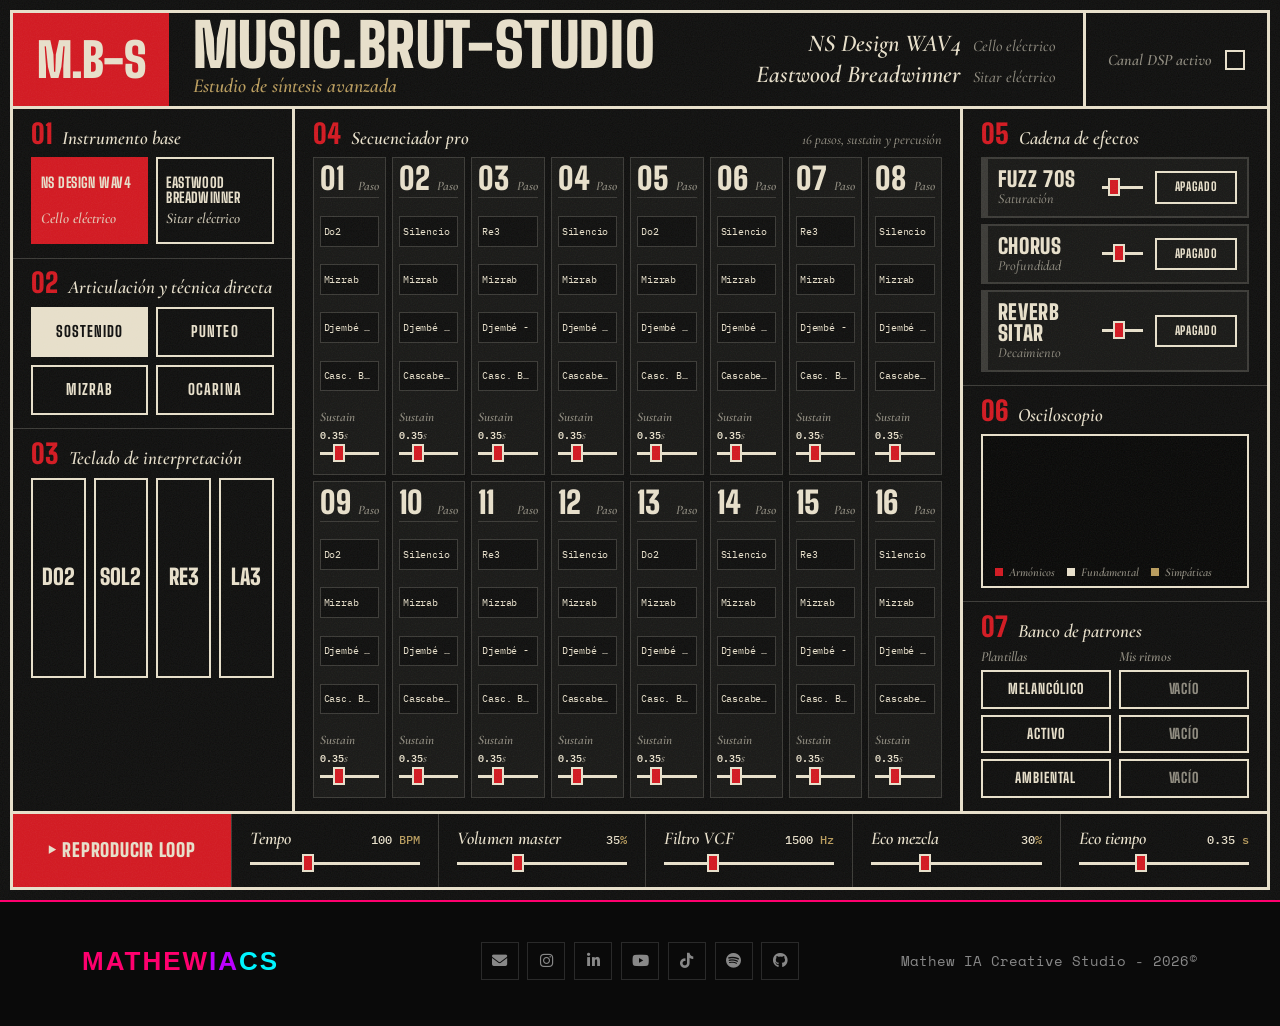
<file: proyectos/music-brut.html>
<!DOCTYPE html>

<html lang="es">
<head>
<meta charset="utf-8"/>
<meta content="width=device-width, initial-scale=1" name="viewport"/>
<title>MUSIC.BRUT-STUDIO: síntesis y secuenciador industrial | MATHEWIACS</title>
<meta content="Consola de síntesis y secuenciación con estética industrial: secuenciador de 16 pasos, cello y sitar eléctricos, 19 cuerdas simpáticas, osciloscopio y pedales. Herramienta gratuita de MATHEWIACS." name="description"/>
<meta content="index, follow" name="robots"/>
<meta content="#0d0d0c" name="theme-color"/>
<link href="https://mathewiacs.com/proyectos/music-brut.html" rel="canonical"/>
<link href="../favicon.svg" rel="icon" type="image/svg+xml"/>
<meta content="website" property="og:type"/>
<meta content="es_ES" property="og:locale"/>
<meta content="MUSIC.BRUT-STUDIO: síntesis y secuenciador industrial | MATHEWIACS" property="og:title"/>
<meta content="Consola de síntesis y secuenciación con estética industrial: secuenciador de 16 pasos, cello y sitar eléctricos, 19 cuerdas simpáticas, osciloscopio y pedales. Herramienta gratuita de MATHEWIACS." property="og:description"/>
<meta content="https://mathewiacs.com/proyectos/music-brut.html" property="og:url"/>
<meta content="https://mathewiacs.com/og-image.png" property="og:image"/>
<meta content="1200" property="og:image:width"/>
<meta content="630" property="og:image:height"/>
<meta content="summary_large_image" name="twitter:card"/>
<link href="https://fonts.googleapis.com" rel="preconnect"/>
<link crossorigin="" href="https://fonts.gstatic.com" rel="preconnect"/>
<link href="https://fonts.googleapis.com/css2?family=Space+Mono:wght@400;700&amp;family=Syncopate:wght@700&amp;display=swap" rel="stylesheet"/>
<link href="https://cdnjs.cloudflare.com/ajax/libs/font-awesome/6.4.0/css/all.min.css" rel="stylesheet"/>
<script type="application/ld+json">
{"@context":"https://schema.org","@type":"WebApplication","name":"MUSIC.BRUT-STUDIO","url":"https://mathewiacs.com/proyectos/music-brut.html","description":"Consola de síntesis y secuenciación con estética industrial: secuenciador de 16 pasos, cello y sitar eléctricos, 19 cuerdas simpáticas, osciloscopio y pedales. Herramienta gratuita de MATHEWIACS.","applicationCategory":"MultimediaApplication","operatingSystem":"Web","inLanguage":"es","offers":{"@type":"Offer","price":"0","priceCurrency":"EUR"},"creator":{"@type":"Organization","@id":"https://mathewiacs.com/#organization","name":"Mathew IA Creative Studio"}}
</script>
<style>
@import url('https://fonts.googleapis.com/css2?family=Big+Shoulders+Display:wght@700;800;900&family=Cormorant+Garamond:ital,wght@0,500;0,600;1,500;1,600&family=IBM+Plex+Mono:wght@400;500&display=swap');

:root{
  --concrete:#0d0d0c;
  --slab:#171715;
  --slab2:#1f1e1b;
  --bone:#e6dec9;
  --ash:#8d897d;
  --line:#3a3935;
  --red:#d1171f;
  --brass:#b79a5b;
  --display:'Big Shoulders Display','Arial Narrow',Impact,sans-serif;
  --serif:'Cormorant Garamond',Georgia,'Times New Roman',serif;
  --mono:'IBM Plex Mono',ui-monospace,Menlo,Consolas,monospace;
}
*{box-sizing:border-box}
html,body{height:100%}
body{
  margin:0;background:var(--concrete);color:var(--bone);
  font-family:var(--serif);font-size:15px;overflow-x:hidden;overflow-y:auto;
}
/* grano de hormigón */
body::after{
  content:"";position:fixed;inset:0;pointer-events:none;opacity:.08;mix-blend-mode:screen;
  background-image:url("data:image/svg+xml;utf8,%3Csvg xmlns='http://www.w3.org/2000/svg' width='180' height='180'%3E%3Cfilter id='n'%3E%3CfeTurbulence type='fractalNoise' baseFrequency='.85' numOctaves='2' stitchTiles='stitch'/%3E%3C/filter%3E%3Crect width='100%25' height='100%25' filter='url(%23n)'/%3E%3C/svg%3E");
}
.mono{font-family:var(--mono)}

/* ===== Marco general: un único cartel a pantalla completa ===== */
.studio{
  height:100vh;padding:10px;
}
.frame{
  height:100%;border:3px solid var(--bone);
  display:grid;grid-template-rows:auto minmax(0,1fr) auto;
  background:var(--concrete);
}

/* ===== Cabecera ===== */
.mast{display:flex;align-items:stretch;border-bottom:3px solid var(--bone)}
.mast .num{
  background:var(--red);color:var(--bone);
  font:900 clamp(36px,min(7.6vh,3.7vw),80px)/1 var(--display);white-space:nowrap;
  padding:0 clamp(16px,1.9vw,30px);display:flex;align-items:center;letter-spacing:-.02em;
}
.mast .word{padding:8px 24px;display:flex;flex-direction:column;justify-content:center;gap:2px}
.mast .wordmark{
  font:900 clamp(40px,min(10.4vh,4.7vw),108px)/.82 var(--display);white-space:nowrap;
  letter-spacing:.01em;text-transform:uppercase;
}
.mast .kicker{font:italic 600 clamp(15px,2.2vh,21px)/1.1 var(--serif);color:var(--brass);margin-top:4px}
.mast h1{
  margin:0 0 0 auto;padding:0 28px;display:flex;flex-direction:column;justify-content:center;gap:6px;
  text-align:right;min-width:0;font-weight:400;
}
.mast h1 .row-i{display:flex;justify-content:flex-end;align-items:baseline;gap:12px;white-space:nowrap}
.mast h1 b{font:italic 600 clamp(18px,2.7vh,27px)/1 var(--serif);color:var(--bone)}
.mast h1 i{font:italic 500 clamp(13px,1.8vh,16px)/1 var(--serif);color:var(--ash)}
.mast .dsp{
  border-left:3px solid var(--bone);padding:0 22px;display:flex;align-items:center;gap:14px;
  font:italic 600 16px var(--serif);color:var(--ash);
}
.audio-meter{width:20px;height:20px;border:2px solid var(--bone);background:transparent;display:inline-block}
.audio-meter.active{background:var(--red);border-color:var(--red)}

/* ===== Cuerpo: 3 columnas fijas, sin scroll ===== */
.deck{
  display:grid;grid-template-columns:minmax(270px,22vw) minmax(0,1fr) minmax(290px,24vw);
  min-height:0;
}
.col{min-height:0;display:flex;flex-direction:column;overflow:hidden}
.col>.sec:not(.grow){flex:none}
.col-left{border-right:3px solid var(--bone)}
.col-right{border-left:3px solid var(--bone)}

.sec{padding:clamp(8px,1.5vh,16px) 18px;border-bottom:1px solid var(--line)}
.sec:last-child{border-bottom:0}
.sec.grow{flex:1;min-height:0;display:flex;flex-direction:column}
.sec h2,.col-seq h2{
  margin:0 0 clamp(6px,1.1vh,12px);display:flex;align-items:baseline;gap:10px;
  font:italic 600 clamp(15px,2.1vh,20px)/1 var(--serif);color:var(--bone);
}
.sec h2 b,.col-seq h2 b{font:900 clamp(20px,3vh,30px)/.8 var(--display);font-style:normal;color:var(--red)}
.sec h2 small,.col-seq h2 small{margin-left:auto;font:italic 500 14px var(--serif);color:var(--ash)}

/* ===== Botones ===== */
button{
  font-family:var(--display);font-weight:800;font-size:15px;letter-spacing:.07em;text-transform:uppercase;
  color:var(--bone);background:transparent;border:2px solid var(--bone);border-radius:0;
  padding:10px 10px;cursor:pointer;line-height:1.05;transition:background .12s,color .12s;
}
button:not(.active):hover{background:var(--bone);color:var(--concrete)}
button:focus-visible,select:focus-visible,input:focus-visible{outline:2px solid var(--bone);outline-offset:2px}

.row{display:flex;gap:8px}
button.inst-btn{flex:1;display:flex;flex-direction:column;justify-content:space-between;gap:6px;align-items:flex-start;font-size:clamp(14px,2.1vh,18px);padding:clamp(10px,1.8vh,16px) 10px;text-align:left}
button.inst-btn .is{font:italic 600 15px/1 var(--serif);text-transform:none;letter-spacing:0;opacity:.85}
button.inst-btn.active{background:var(--red);border-color:var(--red);color:var(--bone)}
.modes{display:grid;grid-template-columns:1fr 1fr;gap:8px}
button.mode-btn{padding:clamp(9px,1.7vh,15px) 8px}
button.mode-btn.active{background:var(--bone);color:var(--concrete)}

.keys{display:grid;grid-template-columns:repeat(4,minmax(0,1fr));gap:8px;flex:1;min-height:34px;max-height:200px}
button.key{padding:0;font-size:clamp(16px,min(3.6vh,1.7vw),32px);font-weight:900;letter-spacing:0;border-width:2px}
button.key:active,button.key.playing{background:var(--red);border-color:var(--red);color:var(--bone)}

/* ===== Cuerdas simpáticas ===== */
.sympathetic-panel{display:none;background:var(--slab2);border-top:1px solid var(--line);border-bottom:1px solid var(--line);padding:10px 18px 12px;flex:none}
.sympathetic-panel.active{display:block}
.sym-head{display:flex;justify-content:space-between;align-items:center;margin-bottom:8px;gap:10px}
.sym-head .t{font:italic 600 16px var(--serif);color:var(--bone)}
.sym-head label{font:italic 600 14px var(--serif);color:var(--ash);display:flex;align-items:center;gap:6px;white-space:nowrap}
.sym-head label .mono{font-size:11px;font-style:normal;color:var(--bone)}
.strings-grid{display:grid;grid-template-columns:repeat(4,1fr);gap:5px}
.string-item{border:1px solid var(--line);background:var(--slab);padding:3px 4px 3px 6px;display:flex;justify-content:space-between;align-items:center;gap:2px}
.string-item .sname{font:900 14px var(--display);color:var(--brass)}
.string-item select{
  -webkit-appearance:none;appearance:none;background:transparent;color:var(--bone);border:0;border-radius:0;
  font:400 11px var(--mono);padding:2px 0;width:38px;text-align:right;cursor:pointer;
}
.string-item select option{background:var(--slab);color:var(--bone)}

/* ===== Secuenciador ===== */
.col-seq{padding:clamp(8px,1.5vh,16px) 18px}
.col-seq h2{flex:none}
.seq-grid{
  flex:1;min-height:0;display:grid;gap:6px;
  grid-template-columns:repeat(8,minmax(0,1fr));grid-template-rows:repeat(2,minmax(0,1fr));
}
.step-box{
  display:flex;flex-direction:column;justify-content:space-between;gap:4px;
  padding:7px 6px;background:var(--slab);border:1px solid var(--line);min-height:0;
}
.step-head{display:flex;align-items:baseline;justify-content:space-between;border-bottom:1px solid var(--line);padding-bottom:3px}
.step-n{font:900 clamp(20px,3.4vh,34px)/.9 var(--display);color:var(--bone)}
.step-t{font:italic 600 13px var(--serif);color:var(--ash)}
.step-box.current{outline:3px solid var(--red);outline-offset:-3px;background:#2a1412}
.step-box.current .step-n{color:var(--red)}
select{
  -webkit-appearance:none;appearance:none;border-radius:0;cursor:pointer;
  background:var(--concrete);color:var(--bone);border:1px solid var(--line);
  font:400 9.5px var(--mono);letter-spacing:-.02em;
  padding:clamp(3px,.85vh,10px) 3px;width:100%;text-overflow:ellipsis;
}
select option{background:var(--slab);color:var(--bone)}
.step-box .sust{display:block;font:italic 600 13px var(--serif);color:var(--ash)}
.step-box .sust .mono{font-style:normal;font-size:10px;color:var(--bone)}
.step-box .sust input{margin-top:2px}

/* ===== Pedales ===== */
.pedal-box{
  display:grid;grid-template-columns:92px minmax(0,1fr) 82px;gap:12px;align-items:center;
  padding:clamp(5px,1vh,10px) 10px;margin-bottom:6px;
  border:2px solid var(--line);border-left:7px solid var(--line);background:var(--slab);
}
.pedal-box:last-child{margin-bottom:0}
.pedal-box.active{border-color:var(--red);background:#1e1210}
.pname{font:900 clamp(16px,2.4vh,21px)/1 var(--display);text-transform:uppercase;letter-spacing:.03em}
.pdesc{font:italic 500 14px/1.1 var(--serif);color:var(--ash);margin-top:2px}
button.pedal-switch{padding:8px 2px;font-size:12px;width:100%}
.pedal-box.active button.pedal-switch{background:var(--red);border-color:var(--red);color:var(--bone)}

/* ===== Osciloscopio ===== */
.scope-wrap{flex:1;min-height:60px;position:relative;border:2px solid var(--bone);background:#070706}
.scope-wrap canvas{position:absolute;inset:0;width:100%;height:100%;display:block;background:#070706}
.color-legend{position:absolute;left:6px;bottom:5px;display:flex;gap:12px;font:italic 600 12px/1 var(--serif);color:var(--ash);background:rgba(7,7,6,.75);padding:3px 6px}
.legend-item{display:flex;align-items:center;gap:6px}
.dot{width:8px;height:8px;display:inline-block}

/* ===== Banco de patrones ===== */
.bank{display:grid;grid-template-columns:1fr 1fr;gap:8px}
.bank-col{display:flex;flex-direction:column;gap:6px;min-width:0}
.bank-lbl{font:italic 600 14px/1 var(--serif);color:var(--ash)}
button.preset-btn,button.slot-btn{padding:clamp(6px,1.1vh,11px) 6px;font-size:14px}
button.preset-btn.base,button.slot-btn.base{background:var(--bone);color:var(--concrete)}
.slot{display:grid;grid-template-columns:minmax(0,1fr) 26px 26px;gap:4px}
.slot.empty{grid-template-columns:minmax(0,1fr)}
.slot.empty button.mini{display:none}
button.slot-btn{overflow:hidden;text-overflow:ellipsis;white-space:nowrap}
button.slot-btn.is-empty{color:var(--ash)}
button.slot-btn.is-empty:hover{color:var(--concrete)}
button.mini{padding:0;font-size:14px;font-weight:700;letter-spacing:0}
#base-label{color:var(--bone)}

/* ===== Controles maestros ===== */
.master{display:grid;grid-template-columns:clamp(190px,17vw,260px) repeat(5,minmax(0,1fr));border-top:3px solid var(--bone)}
.master .ctl{padding:clamp(8px,1.6vh,16px) 18px;border-left:1px solid var(--line);display:flex;flex-direction:column;justify-content:center;gap:8px}
.master .ctl:first-child{border-left:0;padding:0}
.ctl label{display:flex;justify-content:space-between;align-items:baseline;gap:6px}
.ctl .l{font:italic 600 clamp(15px,2vh,18px)/1 var(--serif);color:var(--bone)}
.ctl .v{font:500 12px var(--mono);color:var(--brass);white-space:nowrap}
.ctl .v span{color:var(--bone)}
button#play-loop-btn{
  width:100%;height:100%;min-height:58px;border:0;border-radius:0;background:var(--red);color:var(--bone);
  font:900 clamp(17px,min(3vh,1.45vw),28px)/1 var(--display);letter-spacing:.04em;white-space:nowrap;
}
button#play-loop-btn:hover{background:var(--bone);color:var(--concrete)}
button#play-loop-btn.on{background:var(--bone);color:var(--concrete)}
button#play-loop-btn.on:hover{background:var(--red);color:var(--bone)}

/* ===== Deslizadores ===== */
input[type="range"]{-webkit-appearance:none;appearance:none;background:transparent;width:100%;height:18px;margin:0;cursor:pointer}
input[type="range"]::-webkit-slider-runnable-track{height:3px;background:var(--bone)}
input[type="range"]::-webkit-slider-thumb{-webkit-appearance:none;width:12px;height:18px;background:var(--red);border:2px solid var(--bone);border-radius:0;margin-top:-8px}
input[type="range"]::-moz-range-track{height:3px;background:var(--bone)}
input[type="range"]::-moz-range-thumb{width:8px;height:14px;background:var(--red);border:2px solid var(--bone);border-radius:0}

/* ===== Alturas medias: compactar para que nada se salga del marco ===== */
@media (max-height:820px){
  .sec{padding:8px 16px}
  .sec h2,.col-seq h2{margin-bottom:6px}
  button.inst-btn{padding:8px 8px;gap:3px}
  button.inst-btn .is{font-size:13px}
  button.mode-btn{padding:8px 6px}
  .modes{gap:6px}
  .sympathetic-panel{padding:6px 16px 8px}
  .sym-head{margin-bottom:5px}
  .string-item{padding:1px 4px 1px 6px}
  .string-item .sname{font-size:13px}
  .strings-grid{gap:4px}
  .pedal-box{padding:5px 10px;margin-bottom:5px}
}
@media (max-width:1500px){
  button.inst-btn{font-size:clamp(12px,1.12vw,17px);letter-spacing:.03em;padding-left:8px;padding-right:6px}
  .string-item select{width:34px}
}

/* ===== Pantallas pequeñas: se permite scroll como último recurso ===== */
@media (max-width:1100px),(max-height:620px){
  body{overflow:auto}
  .studio{height:auto;min-height:100vh}
  .frame{height:auto;display:block}
  .mast{flex-wrap:wrap}
  .mast h1{margin:0;padding:10px 22px}
  .deck{display:block}
  .col-left{border-right:0;border-bottom:3px solid var(--bone)}
  .col-right{border-left:0;border-top:3px solid var(--bone)}
  .seq-grid{grid-template-columns:repeat(4,minmax(0,1fr));grid-template-rows:none}
  .scope-wrap{min-height:130px}
  .master{grid-template-columns:repeat(2,minmax(0,1fr))}
  .master .ctl:first-child{grid-column:1/-1}
}

/* ===== Pie de la web MATHEWIACS (igual que global.css, limitado a .site-footer) ===== */
.site-footer{background:#0a0a0a;padding:2.5rem 0;border-top:2px solid #ff006e;position:relative;z-index:2;font-family:'Space Mono',monospace;font-weight:400;font-size:16px;line-height:1.5}
.site-footer .sf-container{width:100%;margin:0 auto;padding:0 12px}
@media(min-width:576px){.site-footer .sf-container{max-width:540px}}
@media(min-width:768px){.site-footer .sf-container{max-width:720px}}
@media(min-width:992px){.site-footer .sf-container{max-width:960px}}
@media(min-width:1200px){.site-footer .sf-container{max-width:1140px}}
@media(min-width:1400px){.site-footer .sf-container{max-width:1320px}}
.site-footer .footer-bottom{display:grid;grid-template-columns:1fr auto 1fr;align-items:center;gap:24px;font-family:'Space Mono',monospace;color:#888;font-size:.85rem}
.site-footer .footer-bottom p{margin:0}
.site-footer .footer-brand{display:inline-flex;flex-shrink:0;align-items:center;height:25px;font-family:'Syncopate',sans-serif;font-size:26px;font-weight:700;color:#fff;letter-spacing:2px;line-height:25px;position:relative;text-decoration:none;justify-self:start;margin:0;padding:0}
.site-footer .brand-main{color:#ff006e}.site-footer .brand-ia{color:#bd00ff}.site-footer .brand-cs{color:#00f5ff}
.site-footer .footer-brand::after{position:absolute;inset:0;content:attr(aria-label);color:#fff200;opacity:0;pointer-events:none;clip-path:inset(0 0 42% 0);text-shadow:2px 0 #fff200;animation:sf-brand-glitch 6s steps(1,end) infinite}
@keyframes sf-brand-glitch{0%{opacity:0;transform:translateX(0)}.6%{opacity:.9;transform:translateX(-3px)}1.2%{opacity:0;transform:translateX(2px)}2%{opacity:.85;transform:translateX(3px)}2.8%{opacity:0;transform:translateX(-1px)}3.6%{opacity:.75;transform:translateX(-2px)}4.4%,100%{opacity:0;transform:translateX(0)}}
.site-footer .footer-social-bottom{display:flex;gap:.55rem;justify-self:center;margin:0}
.site-footer .footer-social-bottom a{width:38px;height:38px;background:transparent;border:1px solid #2a2a2a;display:flex;align-items:center;justify-content:center;color:#888;transition:all .3s;font-size:.95rem;text-decoration:none}
.site-footer .footer-social-bottom a:hover{border-color:#ffea00;color:#ffea00;box-shadow:0 0 20px rgba(255,234,0,.4)}
.site-footer .footer-social-bottom a:focus-visible,.site-footer .footer-brand:focus-visible{outline:2px solid #00f5ff;outline-offset:3px}
.site-footer .footer-copy{justify-self:end;text-align:right;margin:0}
.site-footer .sr-only{position:absolute;width:1px;height:1px;padding:0;margin:-1px;overflow:hidden;clip:rect(0,0,0,0);white-space:nowrap;border:0}
@media(max-width:768px){.site-footer .footer-bottom{grid-template-columns:1fr;justify-items:center;text-align:center}.site-footer .footer-brand,.site-footer .footer-social-bottom,.site-footer .footer-copy{justify-self:center;text-align:center}}
@media(prefers-reduced-motion:reduce){.site-footer .footer-brand::after{animation:none}}
</style>
<meta content="Mathew IA Creative Studio" property="og:site_name"/><meta content="MUSIC.BRUT-STUDIO: síntesis y secuenciador industrial | MATHEWIACS" name="twitter:title"/><meta content="Consola de síntesis y secuenciación con estética industrial: secuenciador de 16 pasos, cello y sitar eléctricos, 19 cuerdas simpáticas, osciloscopio y pedales. Herramienta gratuita de MATHEWIACS." name="twitter:description"/><meta content="https://mathewiacs.com/og-image.png" name="twitter:image"/></head>
<body>
<div class="studio">
<div class="frame">
<!-- Cabecera -->
<header class="mast">
<div class="num">M.B-S</div>
<div class="word">
<div class="wordmark">MUSIC.BRUT-STUDIO</div>
<div class="kicker">Estudio de síntesis avanzada</div>
</div>
<h1 id="app-title"><span class="row-i"><b>NS Design WAV4</b><i>Cello eléctrico</i></span><span class="row-i"><b>Eastwood Breadwinner</b><i>Sitar eléctrico</i></span></h1>
<div class="dsp">
<span>Canal DSP activo</span>
<div class="audio-meter" id="audio-led"></div>
</div>
</header>
<!-- Cuerpo -->
<main class="deck">
<!-- Izquierda: instrumento, técnica, teclado -->
<section class="col col-left">
<div class="sec">
<h2><b>01</b>Instrumento base</h2>
<div class="row">
<button class="inst-btn active" id="btn-cello" onclick="setInstrument('cello')"><span class="in">NS Design WAV4</span><span class="is">Cello eléctrico</span></button>
<button class="inst-btn" id="btn-sitar" onclick="setInstrument('sitar')"><span class="in">Eastwood Breadwinner</span><span class="is">Sitar eléctrico</span></button>
</div>
</div>
<div class="sympathetic-panel" id="sym-panel">
<div class="sym-head">
<span class="t">Matriz 19 Cuerdas Simpáticas</span>
<label>Vol. <span class="mono" id="sym-vol-val">30</span>%
            <input id="sym-vol-slider" max="1" min="0" oninput="updateSymVolume(this.value)" step="0.05" style="width:64px" type="range" value="0.3"/>
</label>
</div>
<div class="strings-grid" id="strings-container"></div>
</div>
<div class="sec">
<h2><b>02</b>Articulación y técnica directa</h2>
<div class="modes">
<button class="mode-btn active" id="btn-arco" onclick="setLiveMode('arco')">Sostenido</button>
<button class="mode-btn" id="btn-pizz" onclick="setLiveMode('pizzicato')">Punteo</button>
<button class="mode-btn" id="btn-mizrab" onclick="setLiveMode('mizrab')">Mizrab</button>
<button class="mode-btn ocarina-btn" id="btn-ocarina" onclick="setLiveMode('ocarina')">Ocarina</button>
</div>
</div>
<div class="sec grow">
<h2><b>03</b>Teclado de interpretación</h2>
<div class="keys">
<button class="key" id="key-0" onmousedown="playNote(130.81, liveMode, 0.35, 0)">Do2</button>
<button class="key" id="key-1" onmousedown="playNote(196.00, liveMode, 0.35, 1)">Sol2</button>
<button class="key" id="key-2" onmousedown="playNote(220.00, liveMode, 0.35, 2)">Re3</button>
<button class="key" id="key-3" onmousedown="playNote(440.00, liveMode, 0.35, 3)">La3</button>
</div>
</div>
</section>
<!-- Centro: secuenciador -->
<section class="col col-seq">
<h2><b>04</b>Secuenciador pro<small>16 pasos, sustain y percusión</small></h2>
<div class="seq-grid" id="seq-container"></div>
</section>
<!-- Derecha: efectos, osciloscopio, presets -->
<section class="col col-right">
<div class="sec">
<h2><b>05</b>Cadena de efectos</h2>
<div class="pedal-box" id="pedal-fuzz-box">
<div><div class="pname">Fuzz 70s</div><div class="pdesc">Saturación</div></div>
<input id="fuzz-drive" max="10" min="1" oninput="updateFuzz(this.value)" step="0.5" type="range" value="3"/>
<button class="pedal-switch" id="btn-fuzz" onclick="togglePedal('fuzz')">APAGADO</button>
</div>
<div class="pedal-box" id="pedal-chorus-box">
<div><div class="pname">Chorus</div><div class="pdesc">Profundidad</div></div>
<input id="chorus-depth" max="1" min="0" oninput="updateChorus(this.value)" step="0.05" type="range" value="0.4"/>
<button class="pedal-switch" id="btn-chorus" onclick="togglePedal('chorus')">APAGADO</button>
</div>
<div class="pedal-box" id="pedal-reverb-box">
<div><div class="pname">Reverb Sitar</div><div class="pdesc">Decaimiento</div></div>
<input id="reverb-decay" max="2.0" min="0.1" oninput="updateReverb(this.value)" step="0.1" type="range" value="0.8"/>
<button class="pedal-switch" id="btn-reverb" onclick="togglePedal('reverb')">APAGADO</button>
</div>
</div>
<div class="sec grow">
<h2><b>06</b>Osciloscopio</h2>
<div class="scope-wrap"><canvas height="150" id="oscilloscope" width="420"></canvas>
<div class="color-legend">
<span class="legend-item"><span class="dot" style="background:var(--red)"></span>Armónicos</span>
<span class="legend-item"><span class="dot" style="background:var(--bone)"></span>Fundamental</span>
<span class="legend-item"><span class="dot" style="background:var(--brass)"></span>Simpáticas</span>
</div></div>
</div>
<div class="sec">
<h2><b>07</b>Banco de patrones<small id="base-label"></small></h2>
<div class="bank">
<div class="bank-col">
<div class="bank-lbl">Plantillas</div>
<button class="preset-btn" data-key="tpl:melancholic" onclick="loadPreset('melancholic')">Melancólico</button>
<button class="preset-btn" data-key="tpl:active" onclick="loadPreset('active')">Activo</button>
<button class="preset-btn" data-key="tpl:ambient" onclick="loadPreset('ambient')">Ambiental</button>
</div>
<div class="bank-col">
<div class="bank-lbl">Mis ritmos</div>
<div class="slot empty" id="slotrow-0"><button class="slot-btn is-empty" id="slot-0" onclick="slotClick(0)">Vacío</button><button class="mini" onclick="slotOverwrite(0)" title="Sustituir por el ritmo actual">↻</button><button class="mini" onclick="slotDelete(0)" title="Borrar">✕</button></div>
<div class="slot empty" id="slotrow-1"><button class="slot-btn is-empty" id="slot-1" onclick="slotClick(1)">Vacío</button><button class="mini" onclick="slotOverwrite(1)" title="Sustituir por el ritmo actual">↻</button><button class="mini" onclick="slotDelete(1)" title="Borrar">✕</button></div>
<div class="slot empty" id="slotrow-2"><button class="slot-btn is-empty" id="slot-2" onclick="slotClick(2)">Vacío</button><button class="mini" onclick="slotOverwrite(2)" title="Sustituir por el ritmo actual">↻</button><button class="mini" onclick="slotDelete(2)" title="Borrar">✕</button></div>
</div>
</div>
</div>
</section>
</main>
<!-- Controles maestros -->
<footer class="master">
<div class="ctl"><button id="play-loop-btn" onclick="toggleLoop()">▶ Reproducir Loop</button></div>
<div class="ctl">
<label for="bpm-slider"><span class="l">Tempo</span><span class="v"><span id="bpm-val">100</span> BPM</span></label>
<input id="bpm-slider" max="180" min="60" oninput="updateBpm(this.value)" type="range" value="100"/>
</div>
<div class="ctl">
<label for="vol-slider"><span class="l">Volumen master</span><span class="v"><span id="vol-val">35</span>%</span></label>
<input id="vol-slider" max="1" min="0" oninput="updateMasterVolume(this.value)" step="0.05" type="range" value="0.35"/>
</div>
<div class="ctl">
<label for="filter-slider"><span class="l">Filtro VCF</span><span class="v"><span id="filter-val">1500</span> Hz</span></label>
<input id="filter-slider" max="5000" min="200" oninput="updateFilter(this.value)" step="100" type="range" value="1500"/>
</div>
<div class="ctl">
<label for="delay-mix-slider"><span class="l">Eco mezcla</span><span class="v"><span id="delay-mix-val">30</span>%</span></label>
<input id="delay-mix-slider" max="1" min="0" oninput="updateDelayMix(this.value)" step="0.05" type="range" value="0.3"/>
</div>
<div class="ctl">
<label for="delay-time-slider"><span class="l">Eco tiempo</span><span class="v"><span id="delay-time-val">0.35</span> s</span></label>
<input id="delay-time-slider" max="0.8" min="0.1" oninput="updateDelayTime(this.value)" step="0.05" type="range" value="0.35"/>
</div>
</footer>
</div>
</div>
<footer class="site-footer">
<div class="sf-container">
<div class="footer-bottom">
<a aria-label="Volver al inicio de MATHEWIACS" class="footer-brand" href="../index.html">
<span class="brand-main">MATHEW</span><span class="brand-ia">IA</span><span class="brand-cs">CS</span>
</a>
<div class="footer-social-bottom">
<a aria-label="Enviar correo" href="../contacto.html"><i aria-hidden="true" class="fas fa-envelope"></i><span class="sr-only">Enviar correo</span></a>
<a aria-label="Instagram de MATHEWIACS" href="https://www.instagram.com/Mathew.IA.CreativeStudio" rel="noopener noreferrer" target="_blank"><i aria-hidden="true" class="fab fa-instagram"></i><span class="sr-only">Instagram</span></a>
<a aria-label="LinkedIn de Mateo" href="https://www.linkedin.com/in/tuprofemateo" rel="noopener noreferrer" target="_blank"><i aria-hidden="true" class="fab fa-linkedin-in"></i><span class="sr-only">LinkedIn</span></a>
<a aria-disabled="true" aria-label="YouTube (próximamente)" href="#" onclick="return false;" tabindex="-1"><i aria-hidden="true" class="fab fa-youtube"></i><span class="sr-only">YouTube (próximamente)</span></a>
<a aria-disabled="true" aria-label="TikTok (próximamente)" href="#" onclick="return false;" tabindex="-1"><i aria-hidden="true" class="fab fa-tiktok"></i><span class="sr-only">TikTok (próximamente)</span></a>
<a aria-disabled="true" aria-label="Spotify (próximamente)" href="#" onclick="return false;" tabindex="-1"><i aria-hidden="true" class="fab fa-spotify"></i><span class="sr-only">Spotify (próximamente)</span></a>
<a aria-label="GitHub del estudio MATHEWIACS" href="https://github.com/mthweagle" rel="noopener noreferrer" target="_blank"><i aria-hidden="true" class="fab fa-github"></i><span class="sr-only">GitHub</span></a>
</div>
<p class="footer-copy">Mathew IA Creative Studio - 2026©</p>
</div>
</div>
</footer>
<script>
        let audioCtx = null;
        let masterGain = null;
        let filterNode = null;
        let delayNode = null;
        let delayFeedback = null;
        let delayWetGain = null;

        let fuzzNode = null;
        let chorusNode = null;
        let reverbNode = null;
        
        let pedalStates = { fuzz: false, chorus: false, reverb: false };
        let fuzzDrive = 3;
        let chorusDepth = 0.4;
        let reverbDecay = 0.8;
        
        let analyserRed = null;
        let analyserGreen = null;
        let analyserBlue = null;

        let canvasCtx = null;
        let canvasEl = null;

        let liveMode = 'arco';
        let currentInstrument = 'cello';
        let sympatheticVolume = 0.3;

        let sympatheticStrings = [
            { name: 'Simp 01', ratio: 1.125 },
            { name: 'Simp 02', ratio: 1.25 },
            { name: 'Simp 03', ratio: 1.333 },
            { name: 'Simp 04', ratio: 1.5 },
            { name: 'Simp 05', ratio: 1.666 },
            { name: 'Simp 06', ratio: 1.875 },
            { name: 'Simp 07', ratio: 2.0 },
            { name: 'Simp 08', ratio: 2.25 },
            { name: 'Simp 09', ratio: 2.5 },
            { name: 'Simp 10', ratio: 2.666 },
            { name: 'Simp 11', ratio: 3.0 },
            { name: 'Simp 12', ratio: 3.333 },
            { name: 'Simp 13', ratio: 4.0 }
        ];
        
        const notes = [
            { freq: 130.81, name: 'Do2' },
            { freq: 196.00, name: 'Sol2' },
            { freq: 220.00, name: 'Re3' },
            { freq: 440.00, name: 'La3' }
        ];

        let sequence = Array.from({length: 16}, (_, i) => ({
            note: i % 2 === 0 ? (i % 4) : -1,
            mode: 'mizrab',
            sustain: 0.35,
            djembe: i % 4 === 0 ? 'bass' : (i % 2 === 1 ? 'slap' : 'none'),
            shaker: i % 2 === 0 ? 'jingle' : 'none'
        }));

        const presets = {
            melancholic: Array.from({length: 16}, (_, i) => ({
                note: i % 3 === 0 ? (i % 4) : -1,
                mode: 'arco',
                sustain: 0.6,
                djembe: i === 0 || i === 8 ? 'bass' : 'none',
                shaker: i % 2 === 0 ? 'jingle' : 'none'
            })),
            active: Array.from({length: 16}, (_, i) => ({
                note: i % 4,
                mode: 'ocarina',
                sustain: 0.3,
                djembe: i % 2 === 0 ? 'bass' : 'slap',
                shaker: 'jingle'
            })),
            ambient: Array.from({length: 16}, (_, i) => ({
                note: i === 0 ? 0 : (i === 8 ? 2 : -1),
                mode: 'ocarina',
                sustain: 0.8,
                djembe: i === 0 ? 'bass' : 'none',
                shaker: i === 4 || i === 12 ? 'jingle' : 'none'
            }))
        };

        let isLooping = false;
        let currentStep = 0;
        let loopTimer = null;
        let bpm = 100;

        function buildSympatheticUI() {
            let container = document.getElementById('strings-container');
            container.innerHTML = '';
            sympatheticStrings.forEach((str, index) => {
                let div = document.createElement('div');
                div.className = 'string-item';
                div.innerHTML = `
                    <span class="sname">${str.name.replace('Simp ', '')}</span>
                    <select onchange="updateStringRatio(${index}, this.value)">
                        <option value="1.125" ${str.ratio === 1.125 ? 'selected' : ''}>1.125</option>
                        <option value="1.25" ${str.ratio === 1.25 ? 'selected' : ''}>1.25</option>
                        <option value="1.333" ${str.ratio === 1.333 ? 'selected' : ''}>1.333</option>
                        <option value="1.5" ${str.ratio === 1.5 ? 'selected' : ''}>1.5</option>
                        <option value="1.666" ${str.ratio === 1.666 ? 'selected' : ''}>1.666</option>
                        <option value="1.875" ${str.ratio === 1.875 ? 'selected' : ''}>1.875</option>
                        <option value="2.0" ${str.ratio === 2.0 ? 'selected' : ''}>2.0</option>
                        <option value="3.0" ${str.ratio === 3.0 ? 'selected' : ''}>3.0</option>
                    </select>
                `;
                container.appendChild(div);
            });
        }

        buildSympatheticUI();

        function updateStringRatio(index, val) {
            sympatheticStrings[index].ratio = parseFloat(val);
        }

        function setInstrument(inst) {
            currentInstrument = inst;
            document.getElementById('btn-cello').classList.toggle('active', inst === 'cello');
            document.getElementById('btn-sitar').classList.toggle('active', inst === 'sitar');
            
            let symPanel = document.getElementById('sym-panel');
            if (inst === 'sitar') {
                symPanel.classList.add('active');
            } else {
                symPanel.classList.remove('active');
            }
        }

        function updateSymVolume(val) {
            sympatheticVolume = parseFloat(val);
            document.getElementById('sym-vol-val').innerText = Math.round(val * 100);
        }

        function togglePedal(type) {
            pedalStates[type] = !pedalStates[type];
            let btn = document.getElementById(`btn-${type}`);
            let box = document.getElementById(`pedal-${type}-box`);
            
            if (pedalStates[type]) {
                btn.innerText = 'ENCENDIDO';
                box.classList.add('active');
            } else {
                btn.innerText = 'APAGADO';
                box.classList.remove('active');
            }
        }

        function updateFuzz(val) { fuzzDrive = parseFloat(val); }
        function updateChorus(val) { chorusDepth = parseFloat(val); }
        function updateReverb(val) { reverbDecay = parseFloat(val); }

        function initAudioEngine() {
            if (audioCtx) return;
            audioCtx = new (window.AudioContext || window.webkitAudioContext)();
            
            masterGain = audioCtx.createGain();
            masterGain.gain.value = 0.35;

            analyserRed = audioCtx.createAnalyser();
            analyserRed.fftSize = 2048;

            analyserGreen = audioCtx.createAnalyser();
            analyserGreen.fftSize = 2048;

            analyserBlue = audioCtx.createAnalyser();
            analyserBlue.fftSize = 2048;

            filterNode = audioCtx.createBiquadFilter();
            filterNode.type = 'lowpass';
            filterNode.frequency.value = 2500;
            filterNode.Q.value = 2.0;

            fuzzNode = audioCtx.createWaveShaper();
            fuzzNode.curve = makeDistortionCurve(30);

            chorusNode = audioCtx.createDelay();
            chorusNode.delayTime.value = 0.025;

            reverbNode = audioCtx.createDelay();
            reverbNode.delayTime.value = 0.45;

            delayNode = audioCtx.createDelay();
            delayNode.delayTime.value = 0.35;

            delayFeedback = audioCtx.createGain();
            delayFeedback.gain.value = 0.4;

            delayWetGain = audioCtx.createGain();
            delayWetGain.gain.value = 0.3;

            filterNode.connect(masterGain);
            masterGain.connect(analyserRed);
            masterGain.connect(analyserGreen);
            masterGain.connect(analyserBlue);

            analyserRed.connect(audioCtx.destination);
            analyserGreen.connect(audioCtx.destination);
            analyserBlue.connect(audioCtx.destination);

            delayNode.connect(delayFeedback);
            delayFeedback.connect(delayNode);
            delayNode.connect(delayWetGain);
            delayWetGain.connect(analyserRed);
            delayWetGain.connect(analyserGreen);
            delayWetGain.connect(analyserBlue);

            applyPendingMaster();
            canvasEl = document.getElementById('oscilloscope');
            canvasCtx = canvasEl.getContext('2d');
            drawVisualizer();
        }

        function makeDistortionCurve(amount) {
            let k = typeof amount === 'number' ? amount : 50;
            let n_samples = 44100;
            let curve = new Float32Array(n_samples);
            let deg = Math.PI / 180;
            for (let i = 0; i < n_samples; ++i) {
                let x = (i * 2) / n_samples - 1;
                curve[i] = ((3 + k) * x * 20 * deg) / (Math.PI + k * Math.abs(x));
            }
            return curve;
        }

        function drawVisualizer() {
            requestAnimationFrame(drawVisualizer);
            if (!analyserRed) return;

            let bufferLength = analyserRed.frequencyBinCount;
            let redArray = new Uint8Array(bufferLength);
            let greenArray = new Uint8Array(bufferLength);
            let blueArray = new Uint8Array(bufferLength);

            analyserRed.getByteTimeDomainData(redArray);
            analyserGreen.getByteTimeDomainData(greenArray);
            analyserBlue.getByteTimeDomainData(blueArray);

            canvasCtx.fillStyle = 'rgba(7, 7, 6, 0.4)';
            canvasCtx.fillRect(0, 0, canvasEl.width, canvasEl.height);

            let time = Date.now() * 0.002;

            function renderOrganicChannel(dataArray, color, baseYOffset, speedFactor) {
                canvasCtx.lineWidth = 2.0;
                canvasCtx.strokeStyle = color;
                canvasCtx.beginPath();

                let sliceWidth = canvasEl.width / bufferLength;
                let x = 0;
                let organicWobble = Math.sin(time * speedFactor) * 3;

                for (let i = 0; i < bufferLength; i++) {
                    let v = dataArray[i] / 128.0;
                    let normalizedY = (v - 1.0) * (canvasEl.height * 0.4);
                    let envelope = Math.sin((i / bufferLength) * Math.PI);
                    
                    let y = (canvasEl.height / 2) + (normalizedY * envelope) + baseYOffset + (Math.sin(i * 0.02 + time) * organicWobble * envelope);

                    if (i === 0) {
                        canvasCtx.moveTo(x, y);
                    } else {
                        canvasCtx.lineTo(x, y);
                    }
                    x += sliceWidth;
                }
                canvasCtx.stroke();
            }

            renderOrganicChannel(redArray, 'rgba(209, 23, 31, 0.95)', -2, 1.5);
            renderOrganicChannel(greenArray, 'rgba(230, 222, 201, 0.95)', 0, 1.0);
            renderOrganicChannel(blueArray, 'rgba(183, 154, 91, 0.95)', 2, 0.7);
        }

        const seqContainer = document.getElementById('seq-container');
        function buildSequencerUI() {
            seqContainer.innerHTML = '';
            sequence.forEach((step, index) => {
                let box = document.createElement('div');
                box.className = 'step-box';
                box.id = `step-box-${index}`;
                
                box.innerHTML = `
                    <div class="step-head"><span class="step-n">${index+1 < 10 ? '0'+(index+1) : index+1}</span><span class="step-t">Paso</span></div>
                    <select id="note-${index}" onchange="updateStepData(${index})" title="Nota">
                        <option value="-1" ${step.note === -1 ? 'selected' : ''}>Silencio</option>
                        <option value="0" ${step.note === 0 ? 'selected' : ''}>Do2</option>
                        <option value="1" ${step.note === 1 ? 'selected' : ''}>Sol2</option>
                        <option value="2" ${step.note === 2 ? 'selected' : ''}>Re3</option>
                        <option value="3" ${step.note === 3 ? 'selected' : ''}>La3</option>
                    </select>
                    <select id="mode-${index}" onchange="updateStepData(${index})" title="Técnica">
                        <option value="arco" ${step.mode === 'arco' ? 'selected' : ''}>Sostenido</option>
                        <option value="pizzicato" ${step.mode === 'pizzicato' ? 'selected' : ''}>Punteo</option>
                        <option value="mizrab" ${step.mode === 'mizrab' ? 'selected' : ''}>Mizrab</option>
                        <option value="ocarina" ${step.mode === 'ocarina' ? 'selected' : ''}>Ocarina</option>
                    </select>
                    <select id="djembe-${index}" onchange="updateStepData(${index})" title="Djembé">
                        <option value="none" ${step.djembe === 'none' ? 'selected' : ''}>Djembé -</option>
                        <option value="bass" ${step.djembe === 'bass' ? 'selected' : ''}>Djembé Bass</option>
                        <option value="slap" ${step.djembe === 'slap' ? 'selected' : ''}>Djembé Slap</option>
                    </select>
                    <select id="shaker-${index}" onchange="updateStepData(${index})" title="Cascabel">
                        <option value="none" ${step.shaker === 'none' ? 'selected' : ''}>Cascabel -</option>
                        <option value="jingle" ${step.shaker === 'jingle' ? 'selected' : ''}>Casc. Brillo</option>
                    </select>
                    <label class="sust">Sustain <span id="sust-val-${index}" class="mono">${step.sustain}</span>s
                        <input type="range" id="sust-${index}" min="0.1" max="1.0" step="0.05" value="${step.sustain}" oninput="updateStepData(${index})">
                    </label>
                `;
                seqContainer.appendChild(box);
            });
        }

        buildSympatheticUI();
        buildSequencerUI();

        function loadPreset(presetName) {
            if (presets[presetName]) {
                sequence = JSON.parse(JSON.stringify(presets[presetName]));
                buildSequencerUI();
                setBase('tpl:' + presetName);
            }
        }

        function setLiveMode(m) {
            liveMode = m;
            document.getElementById('btn-arco').classList.remove('active');
            document.getElementById('btn-pizz').classList.remove('active');
            document.getElementById('btn-mizrab').classList.remove('active');
            document.getElementById('btn-ocarina').classList.remove('active');

            if (m === 'arco') document.getElementById('btn-arco').classList.add('active');
            if (m === 'pizzicato') document.getElementById('btn-pizz').classList.add('active');
            if (m === 'mizrab') document.getElementById('btn-mizrab').classList.add('active');
            if (m === 'ocarina') document.getElementById('btn-ocarina').classList.add('active');
        }

        function updateStepData(index) {
            let noteVal = parseInt(document.getElementById(`note-${index}`).value);
            let modeVal = document.getElementById(`mode-${index}`).value;
            let djembeVal = document.getElementById(`djembe-${index}`).value;
            let shakerVal = document.getElementById(`shaker-${index}`).value;
            let sustVal = parseFloat(document.getElementById(`sust-${index}`).value);

            document.getElementById(`sust-val-${index}`).innerText = sustVal;

            sequence[index] = {
                note: noteVal,
                mode: modeVal,
                djembe: djembeVal,
                shaker: shakerVal,
                sustain: sustVal
            };
        }

        function updateMasterVolume(val) {
            if (masterGain) masterGain.gain.value = parseFloat(val);
            document.getElementById('vol-val').innerText = Math.round(val * 100);
        }

        function updateFilter(val) {
            if (filterNode) filterNode.frequency.value = parseFloat(val);
            document.getElementById('filter-val').innerText = val;
        }

        function updateDelayMix(val) {
            if (delayWetGain) delayWetGain.gain.value = parseFloat(val);
            document.getElementById('delay-mix-val').innerText = Math.round(val * 100);
        }

        function updateDelayTime(val) {
            if (delayNode) delayNode.delayTime.value = parseFloat(val);
            document.getElementById('delay-time-val').innerText = val;
        }

        function triggerAudioMeter() {
            let led = document.getElementById('audio-led');
            if(led) {
                led.classList.add('active');
                setTimeout(() => led.classList.remove('active'), 80);
            }
        }

        function playDjembe(type) {
            if (!audioCtx) return;
            let now = audioCtx.currentTime;

            if (type === 'bass') {
                let osc = audioCtx.createOscillator();
                let bassGain = audioCtx.createGain();
                osc.type = 'triangle';
                osc.frequency.setValueAtTime(130, now);
                osc.frequency.exponentialRampToValueAtTime(50, now + 0.15);

                bassGain.gain.setValueAtTime(0.8, now);
                bassGain.gain.exponentialRampToValueAtTime(0.001, now + 0.22);

                osc.connect(bassGain);
                bassGain.connect(masterGain);
                osc.start(now);
                osc.stop(now + 0.25);
            } else if (type === 'slap') {
                let bufferSize = audioCtx.sampleRate * 0.08;
                let buffer = audioCtx.createBuffer(1, bufferSize, audioCtx.sampleRate);
                let output = buffer.getChannelData(0);
                for (let i = 0; i < bufferSize; i++) {
                    output[i] = Math.random() * 2 - 1;
                }

                let noise = audioCtx.createBufferSource();
                noise.buffer = buffer;

                let noiseFilter = audioCtx.createBiquadFilter();
                noiseFilter.type = 'bandpass';
                noiseFilter.frequency.value = 1800;
                noiseFilter.Q.value = 3.0;

                let noiseGain = audioCtx.createGain();
                noiseGain.gain.setValueAtTime(0.7, now);
                noiseGain.gain.exponentialRampToValueAtTime(0.001, now + 0.08);

                noise.connect(noiseFilter);
                noiseFilter.connect(noiseGain);
                noiseGain.connect(masterGain);

                noise.start(now);
            }
        }

        function playShaker() {
            if (!audioCtx) return;
            let now = audioCtx.currentTime;
            let bufferSize = audioCtx.sampleRate * 0.06;
            let buffer = audioCtx.createBuffer(1, bufferSize, audioCtx.sampleRate);
            let output = buffer.getChannelData(0);
            for (let i = 0; i < bufferSize; i++) {
                output[i] = Math.random() * 2 - 1;
            }

            let noise = audioCtx.createBufferSource();
            noise.buffer = buffer;

            let shakerFilter = audioCtx.createBiquadFilter();
            shakerFilter.type = 'highpass';
            shakerFilter.frequency.value = 5500;

            let shakerGain = audioCtx.createGain();
            shakerGain.gain.setValueAtTime(0.35, now);
            shakerGain.gain.exponentialRampToValueAtTime(0.001, now + 0.06);

            noise.connect(shakerFilter);
            shakerFilter.connect(shakerGain);
            shakerGain.connect(masterGain);

            noise.start(now);
        }

        function playNote(freq, modeToUse, sustainTime, keyIndex) {
            initAudioEngine();
            if (audioCtx.state === 'suspended') audioCtx.resume();

            triggerAudioMeter();

            let now = audioCtx.currentTime;
            let osc = audioCtx.createOscillator();
            let gain = audioCtx.createGain();

            if (modeToUse === 'ocarina') {
                osc.type = 'sine'; 
            } else if (currentInstrument === 'sitar') {
                osc.type = modeToUse === 'mizrab' ? 'sawtooth' : 'triangle'; 
            } else {
                osc.type = 'sawtooth';
            }

            osc.frequency.setValueAtTime(freq, now);

            if (modeToUse === 'ocarina') {
                let vibrato = audioCtx.createOscillator();
                let vibratoGain = audioCtx.createGain();
                vibrato.frequency.value = 5.5;
                vibratoGain.gain.value = 4.0;
                vibrato.connect(osc.frequency);
                vibrato.start(now);
                vibrato.stop(now + sustainTime + 0.05);
            }

            let currentAudioNode = osc;

            if (pedalStates.fuzz && modeToUse !== 'ocarina') {
                fuzzNode.curve = makeDistortionCurve(fuzzDrive * 15);
                currentAudioNode.connect(fuzzNode);
                currentAudioNode = fuzzNode;
            }

            if (pedalStates.chorus) {
                currentAudioNode.connect(chorusNode);
            }

            if (pedalStates.reverb) {
                currentAudioNode.connect(reverbNode);
            }

            if (currentInstrument === 'sitar' && modeToUse !== 'ocarina') {
                sympatheticStrings.forEach((str, idx) => {
                    let symOsc = audioCtx.createOscillator();
                    let symGain = audioCtx.createGain();
                    
                    symOsc.type = 'sawtooth';
                    symOsc.frequency.setValueAtTime(freq * str.ratio, now);

                    let dynamicGain = (sympatheticVolume / sympatheticStrings.length) * (idx % 2 === 0 ? 1 : 0.7);
                    symGain.gain.setValueAtTime(dynamicGain, now);
                    symGain.gain.exponentialRampToValueAtTime(0.0001, now + sustainTime * 1.2);

                    symOsc.connect(symGain);
                    symGain.connect(filterNode);
                    if (delayNode) symGain.connect(delayNode);

                    symOsc.start(now);
                    symOsc.stop(now + sustainTime + 0.1);
                });
            }

            if (modeToUse === 'arco') {
                let attackTime = 0.08;
                gain.gain.setValueAtTime(0, now);
                gain.gain.linearRampToValueAtTime(0.25, now + attackTime);
                gain.gain.setValueAtTime(0.25, now + sustainTime * 0.6);
                gain.gain.linearRampToValueAtTime(0, now + sustainTime);
                
                osc.start(now);
                osc.stop(now + sustainTime + 0.05);
            } else if (modeToUse === 'mizrab') {
                gain.gain.setValueAtTime(0.4, now);
                gain.gain.exponentialRampToValueAtTime(0.08, now + 0.05);
                gain.gain.setValueAtTime(0.08, now + sustainTime * 0.4);
                gain.gain.linearRampToValueAtTime(0, now + sustainTime);

                osc.start(now);
                osc.stop(now + sustainTime + 0.05);
            } else if (modeToUse === 'ocarina') {
                let attackTime = 0.1;
                gain.gain.setValueAtTime(0, now);
                gain.gain.linearRampToValueAtTime(0.3, now + attackTime);
                gain.gain.setValueAtTime(0.3, now + sustainTime * 0.7);
                gain.gain.exponentialRampToValueAtTime(0.001, now + sustainTime);

                osc.start(now);
                osc.stop(now + sustainTime + 0.05);
            } else {
                gain.gain.setValueAtTime(0.35, now);
                gain.gain.exponentialRampToValueAtTime(0.001, now + 0.2);
                osc.start(now);
                osc.stop(now + 0.2);
            }

            currentAudioNode.connect(gain);
            gain.connect(filterNode);
            if (delayNode) gain.connect(delayNode);

            if (keyIndex !== undefined && keyIndex >= 0) {
                let kEl = document.getElementById(`key-${keyIndex}`);
                if(kEl) {
                    kEl.classList.add('playing');
                    setTimeout(() => kEl.classList.remove('playing'), 150);
                }
            }
        }

        function toggleLoop() {
            initAudioEngine();
            if (audioCtx.state === 'suspended') audioCtx.resume();
            isLooping = !isLooping;
            let btn = document.getElementById('play-loop-btn');

            if (isLooping) {
                btn.innerText = '⏹ Detener Loop';
                btn.classList.add('on');
                startLoop();
            } else {
                btn.innerText = '▶ Reproducir Loop';
                btn.classList.remove('on');
                clearInterval(loopTimer);
                clearStepHighlight();
            }
        }

        function updateBpm(val) {
            bpm = val;
            document.getElementById('bpm-val').innerText = val;
            if (isLooping) {
                clearInterval(loopTimer);
                startLoop();
            }
        }

        function startLoop() {
            let interval = (60 / bpm) * 250; 
            loopTimer = setInterval(() => {
                clearStepHighlight();
                let boxEl = document.getElementById(`step-box-${currentStep}`);
                if(boxEl) boxEl.classList.add('current');

                let stepData = sequence[currentStep];
                
                if (stepData.note !== -1) {
                    playNote(notes[stepData.note].freq, stepData.mode, stepData.sustain);
                }

                if (stepData.djembe && stepData.djembe !== 'none') {
                    playDjembe(stepData.djembe);
                }

                if (stepData.shaker && stepData.shaker !== 'none') {
                    playShaker();
                }

                currentStep = (currentStep + 1) % 16;
            }, interval);
        }

        function clearStepHighlight() {
            for(let i=0; i<16; i++) {
                let boxEl = document.getElementById(`step-box-${i}`);
                if(boxEl) boxEl.classList.remove('current');
            }
        }

        /* ===== Mis ritmos: guardado en este navegador ===== */
        const STORE_KEY = 'music-brut-studio:ritmos';
        let pendingMaster = null;

        function readSlots() {
            let arr = [];
            try { arr = JSON.parse(localStorage.getItem(STORE_KEY) || '[]'); } catch (e) { arr = []; }
            const out = [];
            for (let i = 0; i < 3; i++) {
                const it = Array.isArray(arr) ? arr[i] : null;
                out.push(it && it.name && it.data ? it : null);
            }
            return out;
        }

        function writeSlots(slots) {
            try {
                localStorage.setItem(STORE_KEY, JSON.stringify(slots));
                return true;
            } catch (e) {
                alert('No se ha podido guardar en este navegador. Comprueba que no estás en modo privado.');
                return false;
            }
        }

        function numVal(id) { return parseFloat(document.getElementById(id).value); }

        function snapshot() {
            return {
                instrument: currentInstrument,
                liveMode: liveMode,
                bpm: bpm,
                sequence: JSON.parse(JSON.stringify(sequence)),
                sympatheticStrings: JSON.parse(JSON.stringify(sympatheticStrings)),
                sympatheticVolume: sympatheticVolume,
                pedalStates: { fuzz: pedalStates.fuzz, chorus: pedalStates.chorus, reverb: pedalStates.reverb },
                fuzzDrive: fuzzDrive,
                chorusDepth: chorusDepth,
                reverbDecay: reverbDecay,
                master: {
                    volume: numVal('vol-slider'),
                    filter: numVal('filter-slider'),
                    delayMix: numVal('delay-mix-slider'),
                    delayTime: numVal('delay-time-slider')
                }
            };
        }

        function setRange(id, val) {
            const el = document.getElementById(id);
            if (el && val !== undefined && val !== null) el.value = val;
            return el;
        }

        function applyPendingMaster() {
            if (!pendingMaster || !masterGain) return;
            masterGain.gain.value = pendingMaster.volume;
            filterNode.frequency.value = pendingMaster.filter;
            delayWetGain.gain.value = pendingMaster.delayMix;
            delayNode.delayTime.value = pendingMaster.delayTime;
            pendingMaster = null;
        }

        function applySnapshot(d) {
            if (!d) return;
            setInstrument(d.instrument === 'sitar' ? 'sitar' : 'cello');
            setLiveMode(d.liveMode || 'arco');

            if (Array.isArray(d.sequence) && d.sequence.length === 16) {
                sequence = JSON.parse(JSON.stringify(d.sequence));
                buildSequencerUI();
            }
            if (Array.isArray(d.sympatheticStrings)) {
                d.sympatheticStrings.forEach((st, i) => {
                    if (sympatheticStrings[i] && st) sympatheticStrings[i].ratio = st.ratio;
                });
                buildSympatheticUI();
            }

            setRange('sym-vol-slider', d.sympatheticVolume);
            updateSymVolume(document.getElementById('sym-vol-slider').value);

            ['fuzz', 'chorus', 'reverb'].forEach(t => {
                const want = !!(d.pedalStates && d.pedalStates[t]);
                if (pedalStates[t] !== want) togglePedal(t);
            });
            setRange('fuzz-drive', d.fuzzDrive);
            updateFuzz(document.getElementById('fuzz-drive').value);
            setRange('chorus-depth', d.chorusDepth);
            updateChorus(document.getElementById('chorus-depth').value);
            setRange('reverb-decay', d.reverbDecay);
            updateReverb(document.getElementById('reverb-decay').value);

            setRange('bpm-slider', d.bpm);
            updateBpm(parseInt(document.getElementById('bpm-slider').value, 10));

            const m = d.master || {};
            setRange('vol-slider', m.volume);
            setRange('filter-slider', m.filter);
            setRange('delay-mix-slider', m.delayMix);
            setRange('delay-time-slider', m.delayTime);
            updateMasterVolume(document.getElementById('vol-slider').value);
            updateFilter(document.getElementById('filter-slider').value);
            updateDelayMix(document.getElementById('delay-mix-slider').value);
            updateDelayTime(document.getElementById('delay-time-slider').value);
            pendingMaster = {
                volume: numVal('vol-slider'),
                filter: numVal('filter-slider'),
                delayMix: numVal('delay-mix-slider'),
                delayTime: numVal('delay-time-slider')
            };
            if (audioCtx) applyPendingMaster();
        }

        const BASE_NAMES = { melancholic: 'Melancólico', active: 'Activo', ambient: 'Ambiental' };
        let baseKey = null;

        function renderBase() {
            const slots = readSlots();
            document.querySelectorAll('button.preset-btn').forEach(b => b.classList.toggle('base', b.dataset.key === baseKey));
            let label = '';
            if (baseKey && baseKey.indexOf('tpl:') === 0) label = BASE_NAMES[baseKey.slice(4)] || '';
            for (let i = 0; i < 3; i++) {
                const btn = document.getElementById('slot-' + i);
                const on = baseKey === 'slot:' + i && !!slots[i];
                btn.classList.toggle('base', on);
                if (on) label = slots[i].name;
            }
            document.getElementById('base-label').textContent = label ? 'Base: ' + label : '';
        }

        function setBase(key) { baseKey = key; renderBase(); }

        function renderSlots() {
            const slots = readSlots();
            slots.forEach((it, i) => {
                const row = document.getElementById('slotrow-' + i);
                const btn = document.getElementById('slot-' + i);
                if (!row || !btn) return;
                if (it) {
                    btn.textContent = it.name;
                    btn.title = 'Cargar este ritmo';
                    btn.classList.remove('is-empty');
                    row.classList.remove('empty');
                } else {
                    btn.textContent = 'Vacío';
                    btn.title = 'Guardar el ritmo actual aquí';
                    btn.classList.add('is-empty');
                    row.classList.add('empty');
                }
            });
            renderBase();
        }

        function slotClick(i) {
            const slots = readSlots();
            if (slots[i]) {
                applySnapshot(slots[i].data);
                setBase('slot:' + i);
                return;
            }
            let name = prompt('Nombre para este ritmo (máximo 12 letras):', 'Ritmo ' + (i + 1));
            if (name === null) return;
            name = name.trim().slice(0, 12) || ('Ritmo ' + (i + 1));
            slots[i] = { name: name, data: snapshot() };
            if (writeSlots(slots)) { baseKey = 'slot:' + i; renderSlots(); }
        }

        function slotOverwrite(i) {
            const slots = readSlots();
            if (!slots[i]) return;
            if (!confirm('¿Sustituir "' + slots[i].name + '" por el ritmo actual?')) return;
            slots[i].data = snapshot();
            if (writeSlots(slots)) { baseKey = 'slot:' + i; renderSlots(); }
        }

        function slotDelete(i) {
            const slots = readSlots();
            if (!slots[i]) return;
            if (!confirm('¿Borrar "' + slots[i].name + '"?')) return;
            slots[i] = null;
            if (baseKey === 'slot:' + i) baseKey = null;
            if (writeSlots(slots)) renderSlots();
        }

        renderSlots();
    </script>
</body>
</html>
</file>
<file: assets/css/global.css>
/* =========================================================
   MATHEWIACS · global.css  (v3 · hoja ÚNICA)
   Aquí vive TODO el estilo de la web. Ya no existen
   index.css, equipo.css, contacto.css ni theo-chatbot.css.

   ÍNDICE
   1. Variables
   2. Estilos de la web, en este orden:
      base · cabecera · hero · botones · servicios · footer ·
      página Equipo · páginas internas (lluvia y bloque «en
      construcción») · página Contacto · responsive
   3. THEO · widget del chatbot
   4. Cursor constelación y lluvia de fondo
   5. Footer: marca · redes · crédito
   6. Mejoras de rendimiento y accesibilidad
   ========================================================= */


/* ---------------------------------------------------------
   1. VARIABLES
   --------------------------------------------------------- */
:root {
    /* Fondos y grises */
    --void: #0a0a0a;
    --concrete: #1a1a1a;
    --steel: #2a2a2a;
    --ash: #888888;
    --smoke: #cccccc;
    --white: #ffffff;

    /* Neones de marca (el script del cursor también los lee) */
    --neon-pink: #ff006e;
    --neon-cyan: #00f5ff;
    --neon-yellow: #ffea00;   /* confirmado con el CSS original */
    --yellow: var(--neon-yellow);   /* alias que usa la página de contacto */
    --neon-purple: #bd00ff;

    --gradient-neon: linear-gradient(135deg, #ff006e 0%, #bd00ff 50%, #00f5ff 100%);

    /* Tipografías (las carga el HTML desde Google Fonts) */
    --font-mono:    'Space Mono', monospace;
    --font-display: 'Syncopate', sans-serif;
    --font-body:    'Inter', sans-serif;

    /* Capas */
    --z-cursor: 9998;

    /* Alto de la cabecera en móvil (el JS lo ajusta con el alto real) */
    --header-h: 108px;
}


/* ---------------------------------------------------------
   2. ESTILOS DE LA WEB
   --------------------------------------------------------- */

/* ---------- BASE ---------- */
* {
    margin: 0;
    padding: 0;
    box-sizing: border-box;
}

html {
    scroll-behavior: smooth;
}

body {
    font-family: var(--font-body);
    background: var(--void);
    color: var(--smoke);
    line-height: 1.6;
    overflow-x: hidden;
}

h1, h2, h3, h4, h5, h6 {
    font-family: var(--font-display);
    font-weight: 700;
    text-transform: uppercase;
    letter-spacing: 2px;
}

::-webkit-scrollbar {
    width: 8px;
}

::-webkit-scrollbar-track {
    background: var(--void);
    border-left: 1px solid var(--steel);
}

::-webkit-scrollbar-thumb {
    background: var(--neon-pink);
}

/* ---------- FONDO (rejilla y ruido) ---------- */
.grid-bg {
    position: fixed;
    top: 0;
    left: 0;
    width: 100%;
    height: 100%;
    background-image:
        linear-gradient(rgba(255, 0, 110, 0.03) 1px, transparent 1px),
        linear-gradient(90deg, rgba(255, 0, 110, 0.03) 1px, transparent 1px);
    background-size: 50px 50px;
    z-index: -2;
    pointer-events: none;
}

.noise {
    position: fixed;
    top: 0;
    left: 0;
    width: 100%;
    height: 100%;
    background: url("data:image/svg+xml,%3Csvg viewBox='0 0 256 256' xmlns='http://www.w3.org/2000/svg'%3E%3Cfilter id='noise'%3E%3CfeTurbulence type='fractalNoise' baseFrequency='0.9' numOctaves='4' stitchTiles='stitch'/%3E%3C/filter%3E%3Crect width='100%25' height='100%25' filter='url(%23noise)'/%3E%3C/svg%3E");
    opacity: 0.04;
    z-index: -1;
    pointer-events: none;
}

/* ---------- CABECERA ---------- */
.navbar {
    position: fixed;
    top: 0;
    left: 0;
    right: 0;
    background: rgba(10, 10, 10, 0.95);
    backdrop-filter: blur(10px);
    padding: 1.2rem 0;
    z-index: 1000;
    border-bottom: 2px solid var(--neon-pink);
}

.navbar-brand {
    display: inline-flex;
    flex-shrink: 0;
    align-items: center;
    height: 25px;
    font-family: var(--font-display);
    font-size: 26px;
    font-weight: 700;
    color: var(--white) !important;
    letter-spacing: 2px;
    line-height: 25px;
    position: relative;
    text-decoration: none;
}

.navbar-brand .brand-main { color: var(--neon-pink); }
.navbar-brand .brand-ia { color: var(--neon-purple); }
.navbar-brand .brand-cs { color: var(--neon-cyan); }

.navbar-brand::after {
    position: absolute;
    inset: 0;
    content: attr(aria-label);
    color: #fff200;
    opacity: 0;
    pointer-events: none;
    clip-path: inset(0 0 42% 0);
    text-shadow: 2px 0 #fff200;
    animation: brand-glitch 6s steps(1, end) infinite;
}

@keyframes brand-glitch {
    0% { opacity: 0; transform: translateX(0); }
    0.6% { opacity: 0.9; transform: translateX(-3px); }
    1.2% { opacity: 0; transform: translateX(2px); }
    2% { opacity: 0.85; transform: translateX(3px); }
    2.8% { opacity: 0; transform: translateX(-1px); }
    3.6% { opacity: 0.75; transform: translateX(-2px); }
    4.4%, 100% { opacity: 0; transform: translateX(0); }
}

.navbar > .container {
    display: flex;
    width: calc(100% - 2rem) !important;
    max-width: none !important;
    margin-inline: auto;
    flex-wrap: wrap;
    align-items: center;
    gap: 0.65rem 1rem;
}

.header-actions {
    display: flex;
    align-items: center;
    gap: 0.75rem;
    margin-left: auto;
}

.header-blog,
.header-contact {
    display: inline-flex;
    align-items: center;
    justify-content: center;
    height: 25px;
    min-height: 25px;
    padding: 0 0.55rem;
    border: 2px solid var(--neon-pink);
    color: var(--neon-pink);
    font-family: var(--font-mono);
    font-size: 0.85rem;
    font-weight: 600;
    letter-spacing: 2px;
    text-decoration: none;
    white-space: nowrap;
    transition: background 0.2s, color 0.2s;
}

/* BLOG = magenta · CONTACTO = morado · selector de idioma = cian */
.header-blog:hover,
.header-blog[aria-current="page"] {
    background: var(--neon-pink);
    color: var(--white);
}

.header-contact {
    border-color: var(--neon-purple);
    color: var(--neon-purple);
}

.header-contact:hover {
    background: var(--neon-purple);
    color: var(--white);
}

.language-picker {
    position: relative;
    display: inline-flex;
    align-items: center;
    height: 25px;
}

.language-picker > summary { list-style: none; }
.language-picker > summary::-webkit-details-marker { display: none; }

.language-picker::before {
    content: '';
    position: absolute;
    left: 0.75rem;
    top: 12px;
    width: 0.45rem;
    height: 0.45rem;
    border-right: 1.5px solid var(--neon-cyan);
    border-bottom: 1.5px solid var(--neon-cyan);
    transform: translateY(-70%) rotate(45deg);
    pointer-events: none;
}

.language-select {
    display: inline-flex;
    align-items: center;
    width: 58px;
    height: 25px;
    padding: 0 0.2rem 0 1.45rem;
    border: 2px solid var(--neon-cyan);
    background: rgba(10, 10, 10, 0.96);
    color: var(--neon-cyan);
    font-family: var(--font-mono);
    font-size: 0.85rem;
    font-weight: 600;
    letter-spacing: 2px;
    line-height: 1;
    text-align: left;
    cursor: pointer;
}

.language-select:focus-visible,
.language-option:focus-within {
    outline: 1px solid var(--neon-cyan);
    outline-offset: 2px;
}

.selected-language { font-size: 0; }
.selected-language::before {
    content: 'ES';
    font-size: 0.85rem;
    font-weight: 600;
    letter-spacing: 2px;
}

.language-picker:has(input[value="en"]:checked) .selected-language::before { content: 'EN'; }
.language-picker:has(input[value="fr"]:checked) .selected-language::before { content: 'FR'; }
.language-picker:has(input[value="it"]:checked) .selected-language::before { content: 'IT'; }

.language-options {
    position: absolute;
    z-index: 1050;
    top: calc(100% + 4px);
    left: 0;
    width: 100%;
    padding: 0.25rem;
    border: 1px solid var(--neon-cyan);
    background: #0a0a0a;
    box-shadow: 0 8px 24px rgba(0, 0, 0, 0.55);
    display: none;
}

.language-picker[open] .language-options { display: block; }

.language-option {
    position: relative;
    display: block;
    width: 100%;
    padding: 0.5rem 0.6rem;
    border-left: 2px solid transparent;
    background: transparent;
    color: var(--ash);
    font-family: var(--font-mono);
    font-size: 0.85rem;
    font-weight: 600;
    letter-spacing: 2px;
    text-align: left;
    cursor: pointer;
}

.language-option input {
    position: absolute;
    width: 1px;
    height: 1px;
    opacity: 0;
}

.language-option:hover {
    background: rgba(255, 255, 255, 0.08);
    color: var(--white);
}

.language-option:has(input:checked) {
    border-left-color: var(--neon-cyan);
    color: var(--neon-cyan);
}

.navbar > .container > .navbar-collapse {
    display: flex !important;
    flex: 0 0 100%;
    flex-basis: 100% !important;
    width: 100%;
    min-width: 0;
}

.navbar-nav {
    width: 100%;
    flex-direction: row;
    flex-wrap: nowrap;
    justify-content: space-between;
    gap: 0.15rem;
}

.nav-link {
    display: flex;
    flex-direction: row;
    align-items: center;
    gap: 0.18em;
    color: var(--ash) !important;
    margin-left: 0;
    padding-inline: 0.25rem;
    font-family: var(--font-mono);
    font-size: 0.68rem;
    font-weight: 600;
    text-transform: uppercase;
    letter-spacing: 1px;
    transition: color 0.3s;
    position: relative;
    white-space: nowrap;
    text-decoration: none;
}

.nav-link:focus {
    outline: none;
}

.nav-index {
    font-size: 12px;
    line-height: 1;
    letter-spacing: 0.08em;
}

.nav-label { white-space: nowrap; }

.nav-link::before,
.nav-link::after { content: none; }

.nav-link .nav-mark,
.nav-link .nav-separator {
    color: var(--neon-yellow) !important;
}

.nav-link .nav-index,
.nav-link .nav-label {
    color: var(--ash) !important;
}

.nav-link.active .nav-mark,
.nav-link.active .nav-separator {
    color: var(--ash) !important;
}

.nav-link.active .nav-index,
.nav-link.active .nav-label {
    color: var(--neon-yellow) !important;
}

.nav-link:focus-visible {
    outline: 2px solid var(--neon-cyan);
    outline-offset: 4px;
}

/* ---------- HERO ---------- */
.hero {
    min-height: 100vh;
    display: flex;
    align-items: center;
    position: relative;
    padding: 140px 0 80px;
    overflow: hidden;
    background: var(--void);
}

.hero::before {
    content: '';
    position: absolute;
    top: -50%;
    right: -20%;
    width: 800px;
    height: 800px;
    background: radial-gradient(circle, rgba(255, 0, 110, 0.15) 0%, transparent 70%);
    filter: blur(60px);
    animation: pulse 8s ease-in-out infinite;
}

.hero::after {
    content: '';
    position: absolute;
    bottom: -40%;
    left: -10%;
    width: 600px;
    height: 600px;
    background: radial-gradient(circle, rgba(0, 245, 255, 0.12) 0%, transparent 70%);
    filter: blur(60px);
    animation: pulse 10s ease-in-out infinite reverse;
}

@keyframes pulse {
    0%, 100% { opacity: 0.5; transform: scale(1); }
    50% { opacity: 0.8; transform: scale(1.1); }
}

.hero-content {
    position: relative;
    z-index: 1;
}

.hero h1 {
    font-size: 5rem;
    line-height: 0.95;
    margin-bottom: 2rem;
    color: var(--white);
    position: relative;
}

.hero h1 .hero-bracket,
.hero h1 .hero-percent,
.hero h1 .hero-word {
    color: transparent;
    -webkit-text-stroke: 2px;
    position: relative;
    display: inline-block;
    vertical-align: baseline;
}

.hero h1 .hero-bracket {
    -webkit-text-stroke-color: var(--neon-yellow);
    text-shadow:
        0 0 3px rgba(255, 234, 0, 0.35),
        0 0 8px rgba(255, 234, 0, 0.15);
}

.hero h1 .hero-percent {
    -webkit-text-stroke-color: var(--white);
    text-shadow:
        0 0 3px rgba(255, 255, 255, 0.35),
        0 0 8px rgba(255, 255, 255, 0.15);
}

.hero h1 .hero-word {
    -webkit-text-stroke-color: var(--neon-pink);
    text-shadow:
        0 0 3px rgba(255, 0, 110, 0.35),
        0 0 8px rgba(255, 0, 110, 0.15);
}

.hero h1 .hero-word[data-text="SINTÉTICO"] {
    animation: neon-flicker 10s linear infinite;
}

@keyframes neon-flicker {
    0%   { opacity: 1; }
    1%   { opacity: 0.15; }
    2%   { opacity: 1; }
    3%   { opacity: 0.2; }
    4%   { opacity: 0.9; }
    5%   { opacity: 0.1; }
    6%   { opacity: 1; }
    7%   { opacity: 0.3; }
    8%   { opacity: 1; }
    9%   { opacity: 0.15; }
    10%  { opacity: 0; }
    11%  { opacity: 0.5; }
    12%  { opacity: 1; }
    100% { opacity: 1; }
}

.hero-description {
    font-family: var(--font-mono);
    font-size: 1.1rem;
    color: var(--ash);
    max-width: 700px;
    margin-bottom: 3rem;
    line-height: 1.9;
    border-left: 3px solid var(--neon-yellow);
    padding-left: 1.5rem;
}

.hero-yellow { color: var(--neon-yellow); }

.hero-buttons {
    display: flex;
    gap: 1.5rem;
    flex-wrap: wrap;
    margin-bottom: 4rem;
}

/* ---------- BOTONES ---------- */
.btn-brutal {
    background: var(--neon-pink);
    color: var(--white);
    padding: 1.2rem 3rem;
    border: none;
    font-family: var(--font-mono);
    font-weight: 700;
    font-size: 1rem;
    text-transform: uppercase;
    letter-spacing: 2px;
    text-decoration: none;
    display: inline-flex;
    align-items: center;
    gap: 0.8rem;
    transition: all 0.3s;
    position: relative;
    overflow: hidden;
}

.btn-brutal::before {
    content: '';
    position: absolute;
    top: 0;
    left: -100%;
    width: 100%;
    height: 100%;
    background: linear-gradient(90deg, transparent, rgba(255,255,255,0.2), transparent);
    transition: left 0.5s;
}

.btn-brutal:hover::before { left: 100%; }

.btn-brutal:hover {
    box-shadow: 0 0 40px rgba(255, 0, 110, 0.6);
    transform: translateY(-3px);
    color: var(--white);
}

.btn-brutal-outline {
    background: transparent;
    color: var(--neon-cyan);
    padding: 1.2rem 3rem;
    border: 2px solid var(--neon-cyan);
    font-family: var(--font-mono);
    font-weight: 700;
    font-size: 1rem;
    text-transform: uppercase;
    letter-spacing: 2px;
    text-decoration: none;
    display: inline-flex;
    align-items: center;
    gap: 0.8rem;
    transition: all 0.3s;
}

.btn-brutal-outline:hover {
    background: var(--neon-cyan);
    color: var(--void);
    box-shadow: 0 0 40px rgba(0, 245, 255, 0.5);
    transform: translateY(-3px);
}

/* ---------- SERVICIOS ---------- */
.services {
    padding: 140px 0;
    background: var(--concrete);
    position: relative;
    border-top: 1px solid var(--steel);
    border-bottom: 1px solid var(--steel);
}

.section-header { margin-bottom: 5rem; }

.section-label {
    display: inline-block;
    background: var(--neon-purple);
    color: var(--white);
    padding: 0.5rem 1.5rem;
    font-family: var(--font-mono);
    font-size: 0.8rem;
    font-weight: 700;
    text-transform: uppercase;
    letter-spacing: 2px;
    margin-bottom: 1.5rem;
}

.section-header h1,
.section-header h2 {
    font-size: 3.5rem;
    color: var(--white);
    margin-bottom: 1.5rem;
}

.section-header p {
    font-family: var(--font-mono);
    color: var(--ash);
    font-size: 1rem;
    max-width: 600px;
    line-height: 1.8;
}

.services-grid {
    display: grid;
    grid-template-columns: repeat(auto-fit, minmax(350px, 1fr));
    gap: 2rem;
}

.service-card {
    background: var(--void);
    border: 1px solid var(--steel);
    padding: 2.5rem;
    transition: all 0.4s;
    position: relative;
    overflow: hidden;
}

.service-card::before {
    content: '';
    position: absolute;
    top: 0;
    left: 0;
    width: 3px;
    height: 0;
    background: var(--gradient-neon);
    transition: height 0.4s;
}

.service-card:hover::before { height: 100%; }

.service-card:hover {
    border-color: var(--neon-pink);
    box-shadow: 0 0 30px rgba(255, 0, 110, 0.2);
    transform: translateY(-5px);
}

.service-icon {
    width: 70px;
    height: 70px;
    background: var(--void);
    border: 2px solid var(--neon-cyan);
    display: flex;
    align-items: center;
    justify-content: center;
    font-size: 2rem;
    color: var(--neon-cyan);
    margin-bottom: 1.5rem;
}

.service-card:nth-child(2) .service-icon { border-color: var(--neon-pink); color: var(--neon-pink); }
.service-card:nth-child(3) .service-icon { border-color: var(--neon-purple); color: var(--neon-purple); }

.service-card h2,
.service-card h3 {
    font-size: 1.4rem;
    margin-bottom: 1rem;
    color: var(--white);
}

.service-card p {
    font-family: var(--font-mono);
    color: var(--ash);
    margin-bottom: 1.5rem;
    line-height: 1.8;
    font-size: 0.9rem;
}

.service-tags {
    display: flex;
    flex-wrap: wrap;
    gap: 0.5rem;
}

.service-tag {
    background: transparent;
    border: 1px solid var(--steel);
    color: var(--ash);
    padding: 0.4rem 1rem;
    font-family: var(--font-mono);
    font-size: 0.75rem;
    text-transform: uppercase;
    letter-spacing: 1px;
    transition: all 0.3s;
}

.service-tag:hover {
    border-color: var(--neon-cyan);
    color: var(--neon-cyan);
}

/* ---------- FOOTER ---------- */
footer {
    background: var(--void);
    padding: 2.5rem 0;
    border-top: 2px solid var(--neon-pink);
}

.footer-bottom {
    display: grid;
    grid-template-columns: minmax(0, 1fr) 150px minmax(0, 1fr);
    align-items: center;
    gap: 24px;
    font-family: var(--font-mono);
    color: var(--ash);
    font-size: 0.85rem;
}

.footer-bottom p {
    margin: 0;
}

.footer-bottom > p { justify-self: start; }

.footer-social-bottom {
    display: flex;
    gap: 0.55rem;
    justify-self: end;
}

.footer-social-bottom a {
    width: 38px;
    height: 38px;
    background: transparent;
    border: 1px solid var(--steel);
    display: flex;
    align-items: center;
    justify-content: center;
    color: var(--ash);
    transition: all 0.3s;
    font-size: 0.95rem;
    text-decoration: none;
}

.footer-social-bottom a:hover {
    border-color: var(--neon-yellow);
    color: var(--neon-yellow);
    box-shadow: 0 0 20px rgba(255, 234, 0, 0.4);
}

/* ---------- RESPONSIVE ---------- */
@media (max-width: 992px) {
    .hero h1 { font-size: 3.5rem; }
    .services-grid { grid-template-columns: 1fr; }
}

@media (max-width: 768px) {
    .navbar > .container { flex-wrap: wrap; }
    .navbar-brand { font-size: 1.1rem; }
    .navbar > .container > .navbar-collapse {
        flex-basis: 100% !important;
        width: 100%;
    }
    .navbar-nav {
        width: 100%;
        flex-wrap: wrap;
        justify-content: flex-start;
        gap: 0.25rem 0.5rem;
    }
    .nav-link { margin-left: 0; font-size: 0.75rem; }
    .hero h1 { font-size: 2.5rem; }
    .hero-description { font-size: 1rem; }
    .section-header h1,
    .section-header h2 { font-size: 2.3rem; }
}

/* ===== Mapa animado del footer ===== */
.footer-location-map {
    width: 150px;
    justify-self: center;
    color: var(--neon-yellow);
    line-height: 0;
}

.footer-location-map svg {
    display: block;
    width: 100%;
    height: auto;
    overflow: visible;
}

.fm-land {
    fill: none;
    stroke: currentColor;
    stroke-width: 3.5;
    stroke-linejoin: round;
    filter: url(#fm-neon);
}

.fm-pin {
    fill: currentColor;
    filter: url(#fm-neon);
}

.fm-wave {
    fill: none;
    stroke: currentColor;
    transform-box: view-box;
    transform-origin: 340px 814px;
    animation: fm-ripple 3.6s linear infinite;
    filter: url(#fm-neon);
}

.fm-wave:nth-child(2) { animation-delay: -0.72s; }
.fm-wave:nth-child(3) { animation-delay: -1.44s; }
.fm-wave:nth-child(4) { animation-delay: -2.16s; }
.fm-wave:nth-child(5) { animation-delay: -2.88s; }

@keyframes fm-ripple {
    0%   { transform: scale(0.06); opacity: 1;    stroke-width: 10; }
    20%  { opacity: 0.8;  stroke-width: 8; }
    45%  { opacity: 0.5;  stroke-width: 6; }
    70%  { opacity: 0.25; stroke-width: 4; }
    90%  { opacity: 0.07; stroke-width: 3; }
    100% { transform: scale(1); opacity: 0; stroke-width: 2; }
}

@media (max-width: 991px) {
    .footer-bottom { grid-template-columns: 1fr 120px 1fr; gap: 16px; }
    .footer-location-map { width: 120px; }
    .footer-social-bottom { flex-wrap: wrap; justify-content: flex-end; }
}

@media (max-width: 600px) {
    .footer-bottom { grid-template-columns: 1fr 1fr; gap: 22px 12px; }
    .footer-location-map { grid-column: 1 / -1; grid-row: 1; width: 125px; }
    .footer-bottom > p { grid-column: 1; grid-row: 2; font-size: 0.7rem; }
    .footer-social-bottom { grid-column: 2; grid-row: 2; }
}

/* Idiomas: palabras más largas en el título del hero */
@media (min-width: 993px) {
    html[lang="fr"] .hero h1 { font-size: 4.2rem; }
}

@media (prefers-reduced-motion: reduce) {
    .navbar-brand::after { animation: none; }
    .fm-wave { animation: none; opacity: 0.2; stroke-width: 3; }
    .fm-wave:nth-child(2) { transform: scale(0.65); }
    .fm-wave:nth-child(3) { transform: scale(0.35); }
    .fm-wave:nth-child(n+4) { display: none; }
}


/* Frase inicial de Inicio (explica de un vistazo qué es el estudio) */
.hero-lead {
    max-width: 720px;
    margin: 0 0 2.5rem;
    font-family: var(--font-body);
    font-size: 1.05rem;
    line-height: 1.7;
    color: var(--smoke);
}

/* ---------- PÁGINA EQUIPO ---------- */
.team {
    padding: 140px 0;
    background: var(--concrete);
    position: relative;
    border-top: 1px solid var(--steel);
    border-bottom: 1px solid var(--steel);
}

.team-header { margin-bottom: 5rem; }

.team-header h2 {
    font-size: 3.5rem;
    color: var(--white);
    margin-bottom: 1.5rem;
}

.team-header p {
    font-family: var(--font-mono);
    color: var(--ash);
    font-size: 1rem;
    max-width: 700px;
    line-height: 1.8;
}

.team-grid {
    display: grid;
    grid-template-columns: repeat(auto-fit, minmax(380px, 1fr));
    gap: 3rem;
    max-width: 1000px;
    margin: 0 auto;
}

.team-card {
    background: var(--void);
    border: 1px solid var(--steel);
    padding: 3rem 2.5rem;
    text-align: center;
    transition: all 0.4s;
    position: relative;
    overflow: hidden;
}

.team-card::before {
    content: '';
    position: absolute;
    top: 0;
    left: 0;
    width: 100%;
    height: 3px;
    background: var(--gradient-neon);
    transform: scaleX(0);
    transition: transform 0.4s;
}

.team-card:hover::before { transform: scaleX(1); }

.team-card:hover {
    border-color: var(--neon-pink);
    box-shadow: 0 0 40px rgba(255, 0, 110, 0.2);
    transform: translateY(-10px);
}

.team-card.lara:hover {
    border-color: var(--neon-purple);
    box-shadow: 0 0 40px rgba(189, 0, 255, 0.25);
}

.team-card h3 {
    font-size: 1.8rem;
    margin-bottom: 0.8rem;
    color: var(--white);
}

.team-role {
    font-family: var(--font-mono);
    color: var(--neon-pink);
    font-weight: 600;
    margin-bottom: 1.5rem;
    font-size: 0.9rem;
    text-transform: uppercase;
    letter-spacing: 1px;
}

.team-card.lara .team-role { color: var(--neon-purple); }

.team-bio {
    font-family: var(--font-mono);
    color: var(--ash);
    margin-bottom: 2rem;
    line-height: 1.9;
    font-size: 0.9rem;
}

.team-status {
    display: inline-flex;
    align-items: center;
    gap: 0.8rem;
    background: transparent;
    border: 1px solid var(--neon-purple);
    color: var(--neon-purple);
    padding: 0.6rem 1.3rem;
    font-family: var(--font-mono);
    font-weight: 700;
    font-size: 0.8rem;
    text-transform: uppercase;
    letter-spacing: 1px;
    margin-bottom: 1.5rem;
}

.team-status .loading-dots {
    display: flex;
    gap: 4px;
}

.team-status .dot {
    width: 6px;
    height: 6px;
    background: var(--neon-purple);
    animation: pulse-dot 1.5s ease-in-out infinite;
}

.team-status .dot:nth-child(2) { animation-delay: 0.2s; }
.team-status .dot:nth-child(3) { animation-delay: 0.4s; }

@keyframes pulse-dot {
    0%, 100% { opacity: 0.3; }
    50% { opacity: 1; }
}

.team-social {
    display: flex;
    justify-content: center;
    gap: 0.8rem;
}

.team-social a {
    width: 45px;
    height: 45px;
    background: transparent;
    border: 1px solid var(--steel);
    display: flex;
    align-items: center;
    justify-content: center;
    color: var(--ash);
    transition: all 0.3s;
    font-size: 1.1rem;
}

.team-social a:hover {
    border-color: var(--neon-pink);
    color: var(--neon-pink);
    box-shadow: 0 0 20px rgba(255, 0, 110, 0.4);
}

.team-card.lara .team-social a:hover {
    border-color: var(--neon-purple);
    color: var(--neon-purple);
    box-shadow: 0 0 20px rgba(189, 0, 255, 0.4);
}

.coming-soon-brutal {
    display: inline-block;
    margin-top: 1.5rem;
    background: transparent;
    border: 1px solid var(--neon-purple);
    color: var(--neon-purple);
    padding: 0.6rem 1.5rem;
    font-family: var(--font-mono);
    font-weight: 700;
    font-size: 0.8rem;
    text-transform: uppercase;
    letter-spacing: 2px;
    position: relative;
    overflow: hidden;
}

.coming-soon-brutal::before {
    content: '';
    position: absolute;
    top: 0;
    left: -100%;
    width: 100%;
    height: 100%;
    background: linear-gradient(90deg, transparent, rgba(189, 0, 255, 0.2), transparent);
    animation: shimmer 2.5s infinite;
}

@keyframes shimmer {
    0% { left: -100%; }
    100% { left: 100%; }
}

.lara-section {
    padding: 140px 0;
    background: var(--void);
    display: none;
}

.lara-section.active {
    display: block;
    animation: fadeIn 0.5s ease;
}

@keyframes fadeIn {
    from { opacity: 0; transform: translateY(20px); }
    to { opacity: 1; transform: translateY(0); }
}

.talents-header { margin-bottom: 5rem; }

.talents-header h2 {
    font-size: 3.5rem;
    color: var(--white);
    margin-bottom: 1.5rem;
}

.talents-header p {
    font-family: var(--font-mono);
    color: var(--ash);
    font-size: 1rem;
    max-width: 750px;
    line-height: 1.9;
}

.talents-grid {
    display: grid;
    grid-template-columns: repeat(auto-fit, minmax(300px, 1fr));
    gap: 2rem;
    max-width: 1200px;
    margin: 0 auto;
}

.talent-card {
    background: var(--concrete);
    border: 1px solid var(--steel);
    padding: 2.5rem 2rem;
    text-align: center;
    transition: all 0.4s;
}

.talent-card:hover {
    border-color: var(--neon-cyan);
    box-shadow: 0 0 30px rgba(0, 245, 255, 0.2);
    transform: translateY(-8px);
}

.talent-card:nth-child(2):hover {
    border-color: var(--neon-pink);
    box-shadow: 0 0 30px rgba(255, 0, 110, 0.2);
}

.talent-card:nth-child(3):hover {
    border-color: var(--neon-purple);
    box-shadow: 0 0 30px rgba(189, 0, 255, 0.2);
}

.talent-icon {
    width: 80px;
    height: 80px;
    background: var(--void);
    border: 2px solid var(--neon-cyan);
    display: flex;
    align-items: center;
    justify-content: center;
    font-size: 2.2rem;
    color: var(--neon-cyan);
    margin: 0 auto 1.5rem;
}

.talent-card:nth-child(2) .talent-icon { border-color: var(--neon-pink); color: var(--neon-pink); }
.talent-card:nth-child(3) .talent-icon { border-color: var(--neon-purple); color: var(--neon-purple); }

.talent-card h3 {
    font-size: 1.3rem;
    margin-bottom: 1rem;
    color: var(--white);
}

.talent-card p {
    font-family: var(--font-mono);
    color: var(--ash);
    font-size: 0.85rem;
    line-height: 1.8;
}

.talent-card.berlin {
    grid-column: span 1;
    background: linear-gradient(135deg, rgba(189, 0, 255, 0.1) 0%, rgba(0, 245, 255, 0.1) 100%);
    border: 1px solid var(--neon-purple);
}

.talent-card.berlin .talent-icon { border-color: var(--neon-purple); color: var(--neon-purple); }

.talent-card.berlin:hover {
    border-color: var(--neon-purple);
    box-shadow: 0 0 40px rgba(189, 0, 255, 0.3);
}

@media (max-width: 992px) {
    .talents-grid { grid-template-columns: repeat(auto-fit, minmax(280px, 1fr)); }
    .team-grid { grid-template-columns: 1fr; max-width: 450px; }
}

/* ===== Fotos del equipo (recuadro cuadrado exacto) ===== */
.team-photo-container {
    width: 180px;
    height: 180px;
    aspect-ratio: 1 / 1;
    margin: 0 auto 2rem;
}

.team-photo {
    display: block;
    width: 100%;
    height: 100%;
    object-fit: cover;
    object-position: 50% 30%;
    border: 2px solid var(--neon-pink);
}

/* ===== Ficha de THEO (mascota, ancho completo) ===== */
.team-card.theo {
    grid-column: 1 / -1;
    display: grid;
    grid-template-columns: 1fr 180px 1fr;
    align-items: center;
    gap: 2.5rem;
    padding: 2.5rem;
    text-align: left;
}

.team-card.theo:hover {
    border-color: var(--neon-cyan);
    box-shadow: 0 0 40px rgba(0, 245, 255, 0.2);
}

.team-card.theo .team-role {
    color: var(--neon-cyan);
    margin-bottom: 1rem;
}

.team-card.theo .team-bio { margin-bottom: 0; }

.theo-avatar {
    width: 180px;
    height: 180px;
    aspect-ratio: 1 / 1;
    display: flex;
    align-items: center;
    justify-content: center;
    border: 2px solid var(--neon-cyan);
    background: var(--void);
    font-family: var(--font-display);
    font-size: 3rem;
    font-weight: 700;
    letter-spacing: 0.1em;
    color: var(--neon-cyan);
}

/* X X: 5 colores, cambia cada 2 s y vuelve al primero */
.theo-avatar span {
    text-shadow: 0 0 8px currentColor;
    animation: theo-x-colors 10s steps(1, end) infinite;
}

@keyframes theo-x-colors {
    0%   { color: #00f5ff; } /* cyan */
    20%  { color: #ff006e; } /* rosa */
    40%  { color: #ffea00; } /* amarillo */
    60%  { color: #bd00ff; } /* violeta */
    80%  { color: #5cffb1; } /* menta */
}

.theo-status {
    border-color: var(--neon-cyan);
    color: var(--neon-cyan);
}

.theo-status .dot { background: var(--neon-cyan); }

.theo-traits {
    list-style: none;
    font-family: var(--font-mono);
    font-size: 0.85rem;
    line-height: 1.9;
    color: var(--ash);
}

.theo-traits li::before {
    content: '// ';
    color: var(--neon-cyan);
}

@media (max-width: 992px) {
    .team-card.theo {
        grid-template-columns: 1fr;
        justify-items: center;
        gap: 1.75rem;
        padding: 3rem 2.5rem;
        text-align: center;
    }
    .theo-avatar { order: -1; }
}

/* ===== Efecto escáner + glitch (foto de Lara) ===== */
.scan-photo {
    position: relative;
    overflow: hidden;
    border: 2px solid var(--neon-purple);
}

.scan-photo .team-photo-lara {
    border: 0;
    animation: lara-img-glitch 6s steps(1, end) infinite;
}

.scan-line {
    position: absolute;
    top: 0;
    left: 0;
    width: 100%;
    height: 2px;
    background: #bd00ff;
    box-shadow:
        0 0 8px 1px #bd00ff,
        0 0 20px 4px rgba(189, 0, 255, 0.55);
    z-index: 2;
    pointer-events: none;
    animation:
        lara-scan 6s ease-in-out infinite,
        lara-line-glitch 6s steps(1, end) infinite;
}

/* reflejo de luz alrededor de la línea */
.scan-line::before {
    content: '';
    position: absolute;
    left: 0;
    right: 0;
    top: -26px;
    height: 54px;
    background: linear-gradient(
        to bottom,
        rgba(189, 0, 255, 0) 0%,
        rgba(189, 0, 255, 0.30) 50%,
        rgba(189, 0, 255, 0) 100%
    );
    mix-blend-mode: screen;
}

.scan-glitch {
    position: absolute;
    inset: 0;
    z-index: 3;
    pointer-events: none;
    opacity: 0;
    mix-blend-mode: screen;
    background:
        linear-gradient(90deg, rgba(0, 245, 255, 0.55), rgba(0, 245, 255, 0.55)) 0 18% / 100% 6px no-repeat,
        linear-gradient(90deg, rgba(255, 0, 110, 0.50), rgba(255, 0, 110, 0.50)) 0 47% / 100% 4px no-repeat,
        linear-gradient(90deg, rgba(189, 0, 255, 0.60), rgba(189, 0, 255, 0.60)) 0 72% / 100% 8px no-repeat;
    animation: lara-bars-glitch 6s steps(1, end) infinite;
}

/* de arriba a abajo (3 s) y de abajo a arriba (3 s) */
@keyframes lara-scan {
    0%   { transform: translateY(0); }
    50%  { transform: translateY(174px); }
    100% { transform: translateY(0); }
}

/* glitch cada 6 s, dura ~0,5 s */
@keyframes lara-img-glitch {
    0%, 60%   { transform: none; filter: none; }
    60.5%     { transform: translateX(-5px) skewX(-3deg); filter: hue-rotate(30deg) saturate(1.8); }
    62%       { transform: none; filter: none; }
    63.5%     { transform: translateX(6px); filter: hue-rotate(-40deg) contrast(1.4); }
    65%       { transform: none; filter: none; }
    66.5%     { transform: translateX(-2px); filter: brightness(1.5); }
    68%, 100% { transform: none; filter: none; }
}

@keyframes lara-line-glitch {
    0%, 60%   { translate: 0 0; opacity: 1; }
    60.5%     { translate: -6px 0; opacity: 0.5; }
    62%       { translate: 0 0; opacity: 1; }
    63.5%     { translate: 7px 0; opacity: 0.3; }
    65%       { translate: 0 0; opacity: 1; }
    66.5%     { translate: -3px 0; opacity: 0.7; }
    68%, 100% { translate: 0 0; opacity: 1; }
}

@keyframes lara-bars-glitch {
    0%, 60%   { opacity: 0; transform: none; }
    60.5%     { opacity: 1; transform: translateX(-4px); }
    62%       { opacity: 0; }
    63.5%     { opacity: 1; transform: translateX(5px); }
    65%       { opacity: 0; }
    66.5%     { opacity: 0.8; transform: translateX(-2px); }
    68%, 100% { opacity: 0; transform: none; }
}

/* Equipo: sin movimiento si el usuario lo pide */
@media (prefers-reduced-motion: reduce) {
    .scan-photo .team-photo-lara,
    .scan-line,
    .scan-glitch { animation: none; }
    .scan-line { top: 50%; }
    .theo-avatar span { animation: none; }
}

/* THEO: fotografía en el avatar original */
.theo-avatar img {display:block;width:100%;height:100%;object-fit:contain;object-position:center;}

/* ---------- MÓVIL: cabecera compacta ---------- */
/* ===== Móvil: cabecera compacta que no tapa el contenido ===== */
@media (max-width: 768px) {
    html { scroll-padding-top: calc(var(--header-h) + 12px); }
    body { padding-top: var(--header-h); }
    .hero, .lab, .team { padding-top: 1.5rem; }
    .navbar { padding: .55rem 0; }
    .navbar > .container { gap: .35rem .6rem; width: calc(100% - 1.5rem) !important; }
    .navbar-brand { font-size: .95rem; letter-spacing: 1px; }
    .header-actions { gap: .5rem; }
    .header-blog,
    .header-contact { font-size: .75rem; letter-spacing: 1px; padding: 0 .45rem; }
    .navbar > .container > .navbar-collapse { min-width: 0; overflow: hidden; }
    .navbar-nav {
flex-wrap: nowrap;
justify-content: flex-start;
gap: .1rem .6rem;
overflow-x: auto;
-webkit-overflow-scrolling: touch;
scrollbar-width: none;
padding-bottom: 2px;
    }
    .navbar-nav::-webkit-scrollbar { display: none; }
    .navbar-nav > * { flex: 0 0 auto; }
    .navbar-nav .nav-link { font-size: .68rem; }
}
@media (max-width: 760px) {
    main { padding-top: 28px; }                                   /* página de contacto */
    #form-title { scroll-margin-top: calc(var(--header-h) + 16px); }
}


/* ---------------------------------------------------------
   PÁGINAS INTERNAS (servicios, proyectos, laboratorio)
   Lluvia de fondo, secciones sobre ella y bloque «en construcción»
   (Servicios, Proyectos y Laboratorio, hasta tener su contenido).
   --------------------------------------------------------- */
.page-sec{position:relative;z-index:1}
.page-intro{padding-top:140px}
.uc-main{min-height:100vh;display:flex;align-items:center;justify-content:center;text-align:center;padding:100px 16px 60px}
.uc-main{background:transparent}
.uc-main h1{font-size:clamp(1.3rem,5vw,3.4rem);line-height:1.1}
.uc-main .hero-word,.uc-main .hero-bracket{font-size:inherit}
.uc-main .hero-word{word-break:break-word}

/* ---------------------------------------------------------
   PÁGINA CONTACTO  (<body class="page-contacto">)
   Solo el contenido propio de la página (texto, tarjeta y
   formulario). La cabecera y el footer son los de TODA la web.
   Va acotado con :where(): no suma especificidad y no afecta
   a las demás páginas.
   --------------------------------------------------------- */
body.page-contacto {
    color-scheme: dark;
    min-height: 100vh;
    margin: 0;
    background-color: var(--void);
    color: var(--white);
    font-family: Inter, sans-serif;
}

:where(body.page-contacto) main a {
    color: inherit;
}

:where(body.page-contacto) main {
    position: relative;
    width: min(1180px, calc(100% - 40px));
    min-height: calc(100vh - 77px);
    margin: 0 auto;
    display: grid;
    grid-template-columns: minmax(0, .88fr) minmax(0, 1.12fr);
    align-items: center;
    gap: clamp(32px, 7vw, 96px);
    padding: 166px 0 80px;
}

:where(body.page-contacto) .intro {
    position: relative;
    z-index: 1;
    max-width: 470px;
    transform: translateY(-24px);
}

:where(body.page-contacto) .expertise-marquee {
    position: absolute;
    top: 68%;
    left: 50%;
    z-index: 2;
    width: 100vw;
    overflow: hidden;
    pointer-events: auto;
    transform: translate(-50%, -50%);
    mask-image: linear-gradient(90deg, transparent 0, #000 4%, #000 96%, transparent 100%);
}

:where(body.page-contacto) .expertise-track {
    display: flex;
    width: max-content;
    animation: expertise-scroll 8s linear infinite;
    will-change: transform;
}

:where(body.page-contacto) .expertise-marquee:hover .expertise-track,
:where(body.page-contacto) .expertise-marquee:focus-within .expertise-track {
    animation-duration: 22s;
}

:where(body.page-contacto) .expertise-set {
    display: flex;
    flex: 0 0 auto;
    align-items: center;
    gap: 0;
    padding-right: 0;
}

:where(body.page-contacto) .expertise-item {
    color: #b8b8b8;
    font: 700 clamp(13px, 1.65vw, 20px)/1.4 "Space Mono", monospace;
    white-space: nowrap;
}

:where(body.page-contacto) .expertise-item::before {
    margin-right: 0;
    color: var(--yellow);
    content: "//";
}

@keyframes expertise-scroll {
    to {
        transform: translateX(-50%);
    }
}

:where(body.page-contacto) .eyebrow {
    display: inline-block;
    margin-bottom: 22px;
    color: var(--yellow);
    font: 700 12px/1.5 "Space Mono", monospace;
    letter-spacing: .12em;
}

:where(body.page-contacto) h1 {
    margin: 0 0 20px;
    font: 700 clamp(34px, 5vw, 62px)/1.1 Syncopate, sans-serif;
    letter-spacing: -.045em;
}

:where(body.page-contacto) .mind-word {
    position: relative;
    display: inline-block;
    color: var(--white);
    animation: mind-word-cycle 12s ease-in-out infinite;
}

:where(body.page-contacto) .mind-word::before,
:where(body.page-contacto) .mind-word::after {
    position: absolute;
    inset: 0;
    pointer-events: none;
    content: attr(data-text);
    opacity: 0;
}

:where(body.page-contacto) .mind-word::before {
    color: #ff006e;
    animation: mind-glitch-magenta 12s steps(1, end) infinite;
}

:where(body.page-contacto) .mind-word::after {
    color: #00f5ff;
    animation: mind-glitch-cyan 12s steps(1, end) infinite;
}

@keyframes mind-word-cycle {
    0%, 2% {
        color: #fff;
        filter: blur(0);
        transform: translate(0);
    }
    .2% {
        color: #fff200;
    }
    .4% {
        color: #00f5ff;
        transform: translate(-2px, 1px);
    }
    .6% {
        color: #ff006e;
        transform: translate(2px, -1px);
    }
    .8% {
        color: #8cff00;
        transform: translate(-1px, -1px);
    }
    1% {
        color: #a855f7;
        transform: translate(1px, 1px);
    }
    1.2% {
        color: #ff4d00;
    }
    1.4% {
        color: #00ff91;
    }
    1.6% {
        color: #fff;
        transform: translate(0);
    }
    3% {
        color: #fff;
        filter: blur(6px);
    }
    4% {
        color: #fff;
        filter: blur(3px);
    }
    5% {
        color: #fff;
        filter: blur(1px);
    }
    6% {
        color: #fff;
        filter: blur(0);
    }
    100% {
        color: #fff;
        filter: blur(0);
        transform: translate(0);
    }
}

@keyframes mind-glitch-magenta {
    0%, .8%, 1.6% {
        opacity: .9;
        clip-path: inset(8% 0 58% 0);
        transform: translate(-3px, -1px);
    }
    .4%, 1.2%, 2% {
        opacity: .75;
        clip-path: inset(58% 0 8% 0);
        transform: translate(3px, 1px);
    }
    2.4%, 100% {
        opacity: 0;
        transform: translate(0);
    }
}

@keyframes mind-glitch-cyan {
    0%, .8%, 1.6% {
        opacity: .85;
        clip-path: inset(56% 0 12% 0);
        transform: translate(3px, 1px);
    }
    .4%, 1.2%, 2% {
        opacity: .8;
        clip-path: inset(10% 0 60% 0);
        transform: translate(-3px, -1px);
    }
    2.4%, 100% {
        opacity: 0;
        transform: translate(0);
    }
}

:where(body.page-contacto) .contact-card {
    position: relative;
    z-index: 3;
    padding: clamp(22px, 4vw, 40px);
    border: 1px solid var(--neon-pink);
    background: rgb(26 26 26 / 92%);
    box-shadow: 0 0 28px rgb(255 0 110 / 10%);
}

:where(body.page-contacto) .card-heading {
    display: flex;
    align-items: center;
    justify-content: space-between;
    gap: 16px;
    margin-bottom: 28px;
    padding-bottom: 16px;
    border-bottom: 1px solid var(--steel);
}

:where(body.page-contacto) .card-heading h2 {
    margin: 0;
    font: 700 15px/1.4 "Space Mono", monospace;
    letter-spacing: .06em;
}

:where(body.page-contacto) .card-heading span {
    color: var(--yellow);
    font: 700 11px/1.4 "Space Mono", monospace;
}

:where(body.page-contacto) .form-group {
    margin-bottom: 19px;
}

:where(body.page-contacto) label {
    display: block;
    margin-bottom: 8px;
    color: var(--ash);
    font: 700 11px/1.4 "Space Mono", monospace;
    letter-spacing: .06em;
}

:where(body.page-contacto) .field {
    width: 100%;
    min-height: 46px;
    padding: 12px 14px;
    border: 1px solid var(--steel);
    border-radius: 0;
    outline: none;
    background: var(--void);
    color: var(--white);
    font: 13px/1.5 "Space Mono", monospace;
}

:where(body.page-contacto) .field::placeholder {
    color: #777;
}

:where(body.page-contacto) .field:focus-visible {
    border-color: var(--yellow);
    box-shadow: 0 0 0 2px rgb(255 234 0 / 16%);
}

:where(body.page-contacto) textarea.field {
    min-height: 112px;
    resize: vertical;
}

:where(body.page-contacto) .submit {
    display: flex;
    width: 100%;
    min-height: 48px;
    align-items: center;
    justify-content: center;
    gap: 10px;
    padding: 12px 18px;
    border: 1px solid var(--neon-pink);
    background: var(--neon-pink);
    color: var(--white);
    font: 700 12px/1.4 "Space Mono", monospace;
    letter-spacing: .08em;
    cursor: pointer;
    transition: background-color .18s ease, color .18s ease;
}

:where(body.page-contacto) .submit:hover {
    background: transparent;
    color: var(--neon-pink);
}

:where(body.page-contacto) .submit svg {
    flex: 0 0 auto;
}

:where(body.page-contacto) .form-status {
    margin: 12px 0 0;
    color: var(--yellow);
    font: 11px/1.6 "Space Mono", monospace;
}

@media (max-width: 760px) {
    :where(body.page-contacto) .expertise-marquee {
        top: 64%;
    }

    :where(body.page-contacto) main {
        width: min(100% - 28px, 560px);
        min-height: auto;
        grid-template-columns: 1fr;
        gap: 34px;
        padding: 250px 0 64px;
    }

    :where(body.page-contacto) #form-title {
        scroll-margin-top: 240px;
    }

    :where(body.page-contacto) h1 {
        max-width: 550px;
    }
}

@media (max-width: 380px) {
    :where(body.page-contacto) main {
        width: calc(100% - 24px);
    }
}

@media (prefers-reduced-motion: reduce) {
    :where(body.page-contacto) .expertise-track,
    :where(body.page-contacto) .mind-word,
    :where(body.page-contacto) .mind-word::before,
    :where(body.page-contacto) .mind-word::after {
        animation: none;
    }
}

/* El botón CONTACTO de la cabecera se marca cuando estás en esta página */
.header-contact[aria-current="page"] {
    background: var(--neon-purple);
    color: var(--white);
}


/* ---------------------------------------------------------
   3. THEO · widget del chatbot
   Las coordenadas de .theo-face están calibradas sobre la
   imagen cuadrada de THEO: no cambies su proporción 1:1.
   --------------------------------------------------------- */
#theo-widget{--mint:#82f5da;--dark:#061411;position:fixed;z-index:2147483000;right:12px;bottom:8px;width:112px;font-family:system-ui,sans-serif;transition:width .36s ease, right .36s ease;filter:drop-shadow(0 10px 12px #0004);isolation:isolate}
#theo-widget *{box-sizing:border-box}#theo-widget.theo-open{width:min(640px,96vw,calc(92dvh - 8px));right:1vw}
#theo-widget .theo-robot{position:relative;aspect-ratio:1;width:100%}#theo-widget .theo-image{width:100%;height:100%;display:block;object-fit:contain;pointer-events:none;-webkit-user-drag:none;user-select:none}
#theo-widget .theo-trigger{position:absolute;inset:0;border:0;background:transparent;cursor:pointer;width:100%;height:100%;z-index:2;border-radius:18px}#theo-widget.theo-open .theo-trigger{display:none}
#theo-widget .theo-hint{position:absolute;right:88%;top:24%;background:#101918;color:#d4fff4;padding:9px 12px;border-radius:12px 12px 3px 12px;font-size:13px;font-weight:750;white-space:nowrap;pointer-events:none;box-shadow:0 3px 10px #0002}#theo-widget.theo-open .theo-hint{display:none}
/* Coordenadas calibradas para la imagen de THEO: la conversación se dibuja en el cristal facial. */
#theo-widget .theo-face{position:absolute;left:30.7%;top:13.3%;width:49.4%;height:29.5%;border-radius:12% / 18%;background:linear-gradient(140deg,#071a16,#010705);border:1px solid #32564d;box-shadow:inset 0 0 24px #57e7c626;color:#b8ffed;display:none;flex-direction:column;overflow:hidden;z-index:3;font-family:ui-monospace,Consolas,monospace}
#theo-widget.theo-open .theo-face{display:flex}#theo-widget .theo-face:after{content:"";position:absolute;inset:0;pointer-events:none;background:repeating-linear-gradient(0deg,#0001 0 1px,transparent 1px 4px);z-index:1}
#theo-widget .theo-head{flex:0 0 32px;display:flex;align-items:center;justify-content:space-between;gap:5px;padding:3px 9px;border-bottom:1px solid #8fffe233;font-size:12px;font-weight:800;position:relative;z-index:2}#theo-widget .theo-status{font-size:9px;color:#8ce6ce;font-weight:500}#theo-widget .theo-close{border:1px solid #79d6be80;border-radius:7px;color:#c7fff1;background:#102b25;min-width:26px;min-height:26px;cursor:pointer;font-size:17px}
#theo-widget .theo-messages{flex:1;min-height:0;overflow:auto;overscroll-behavior:contain;display:flex;flex-direction:column;gap:6px;padding:8px;scrollbar-width:thin;scrollbar-color:#60b69f transparent;position:relative;z-index:2}#theo-widget .theo-msg{font-size:12px;line-height:1.45;max-width:96%;padding:5px 7px;border-radius:8px;overflow-wrap:anywhere;white-space:pre-wrap}#theo-widget .theo-msg.bot{align-self:flex-start;background:#1c564635;border-left:2px solid #7ef5d7}#theo-widget .theo-msg.user{align-self:flex-end;background:#a0f7df;color:#062119}#theo-widget .theo-msg a{color:inherit;text-decoration:underline;text-underline-offset:2px}
#theo-widget .theo-form{display:flex;flex:0 0 36px;min-height:0;gap:3px;align-items:center;border-top:1px solid #8fffe233;padding:3px 5px;position:relative;z-index:2}#theo-widget .theo-input{flex:1;min-width:0;background:transparent;color:#e0fff5;border:0;padding:5px;font:12px ui-monospace,Consolas,monospace;outline:0}#theo-widget .theo-input::placeholder{color:#a0cfc2}#theo-widget .theo-send{background:#a0f7df;border:0;color:#052119;border-radius:6px;padding:6px 8px;font-size:11px;font-weight:800;cursor:pointer}#theo-widget .theo-send:disabled{opacity:.5;cursor:wait}
#theo-widget button:focus-visible,#theo-widget input:focus-visible,#theo-widget a:focus-visible{outline:2px solid #c6ff00;outline-offset:1px}
#theo-widget .theo-sr{position:absolute;width:1px;height:1px;padding:0;margin:-1px;overflow:hidden;clip:rect(0,0,0,0);white-space:nowrap;border:0}
#theo-widget .theo-typing{cursor:pointer}
#theo-widget .theo-typing::after{content:'▌';color:#8fffe2;animation:theo-cursor-blink .65s steps(1) infinite}
@keyframes theo-cursor-blink{50%{opacity:0}}
@media(prefers-reduced-motion:reduce){#theo-widget .theo-typing::after{animation:none}}
/* La cara es físicamente pequeña en móviles: ampliar tipografía dentro de un visor escalado sin separarla del robot. */
@media(max-width:540px){#theo-widget.theo-open{width:min(100vw,calc(92dvh - 4px));right:0;bottom:4px}#theo-widget .theo-head{flex-basis:26px;padding:2px 5px;font-size:10px}#theo-widget .theo-status{font-size:8px}#theo-widget .theo-close{min-height:22px;min-width:22px}#theo-widget .theo-messages{padding:4px;gap:4px}#theo-widget .theo-msg{font-size:10px;padding:3px 5px}#theo-widget .theo-form{flex-basis:29px;padding:2px 3px}#theo-widget .theo-input{font-size:10px;padding:3px}#theo-widget .theo-send{font-size:10px;padding:4px}}
@media(prefers-reduced-motion:reduce){#theo-widget{transition:none}}

/* ---------------------------------------------------------
   4. CURSOR CONSTELACIÓN
   El script sigue en el HTML; esto solo coloca el lienzo.
   --------------------------------------------------------- */
#rain-fx {
    position: fixed;
    inset: 0;
    width: 100%;
    height: 100%;
    z-index: 0;
    pointer-events: none;
    opacity: .6;
}

#cursor-fx {
    position: fixed;
    inset: 0;
    width: 100%;
    height: 100%;
    z-index: var(--z-cursor);
    pointer-events: none;
}

@media (pointer: coarse), (prefers-reduced-motion: reduce) {
    #cursor-fx { display: none; }
}


/* ---------------------------------------------------------
   5. FOOTER · marca a la izquierda, redes centradas,
      crédito a la derecha (manda sobre el bloque 2)
   --------------------------------------------------------- */
footer .footer-bottom {
    display: grid;
    grid-template-columns: 1fr auto 1fr;
    align-items: center;
    gap: 24px;
}
footer .footer-bottom .footer-brand {
    justify-self: start;
    margin: 0;
    padding: 0;
}
footer .footer-bottom .footer-social-bottom {
    justify-self: center;
    margin: 0;
}
footer .footer-bottom .footer-copy {
    justify-self: end;
    text-align: right;
    margin: 0;
}

@media (max-width: 768px) {
    footer .footer-bottom {
        grid-template-columns: 1fr;
        justify-items: center;
        text-align: center;
    }
    footer .footer-bottom .footer-brand,
    footer .footer-bottom .footer-social-bottom,
    footer .footer-bottom .footer-copy {
        justify-self: center;
        text-align: center;
    }
}


/* ---------------------------------------------------------
   6. RENDIMIENTO Y ACCESIBILIDAD
   --------------------------------------------------------- */
::selection {
    background: var(--neon-cyan);
    color: var(--void);
}

img, video { max-width: 100%; }

/* La sección de servicios no se pinta hasta que se acerca a pantalla */
.services {
    content-visibility: auto;
    contain-intrinsic-size: auto 900px;
}

/* Foco visible con teclado en lo que no lo tenía */
.navbar-brand:focus-visible,
.header-blog:focus-visible,
.header-contact:focus-visible,
.footer-social-bottom a:focus-visible,
.btn-brutal:focus-visible,
.btn-brutal-outline:focus-visible {
    outline: 2px solid var(--neon-cyan);
    outline-offset: 3px;
}

/* Quien pide "reducir movimiento" no recibe animaciones */
@media (prefers-reduced-motion: reduce) {
    html { scroll-behavior: auto; }
    *, *::before, *::after {
        animation-duration: 0.01ms !important;
        animation-iteration-count: 1 !important;
        transition-duration: 0.01ms !important;
    }
}


/* ---------------------------------------------------------
   7. HOME · MANIFIESTO (cinco pilares), CTA y FAQ
   Reutiliza los neones y las tipografías de la sección 1.
   --------------------------------------------------------- */

/* Texto solo para lectores de pantalla (ya no hay <style> en línea en el index) */
.sr-only {
    position: absolute !important;
    width: 1px !important;
    height: 1px !important;
    padding: 0 !important;
    margin: -1px !important;
    overflow: hidden !important;
    clip: rect(0, 0, 0, 0) !important;
    white-space: nowrap !important;
    border: 0 !important;
}

/* Hero de la home */
.page-home .hero h1 {
    font-size: clamp(1.05rem, 3vw, 2.3rem);
    line-height: 1.3;
    margin-bottom: 2.5rem;
}
.page-home .hero h1 .hero-bracket,
.page-home .hero h1 .hero-percent,
.page-home .hero h1 .hero-word { -webkit-text-stroke-width: 1.5px; }
.page-home .hero h1 .section-label {
    display: block;
    width: fit-content;
    max-width: 100%;
    margin-bottom: 2rem;
    line-height: 1.5;
}
.hero h1 .hero-line {
    display: block;
    color: inherit;
    text-decoration: none;
    padding: .2em 0;
}
.hero h1 .hero-line .hero-percent { margin-right: .35em; }
.hero h1 .hero-line:hover .hero-word,
.hero h1 .hero-line:focus-visible .hero-word {
    -webkit-text-stroke-color: var(--neon-cyan);
    text-shadow: 0 0 8px rgba(0, 245, 255, 0.45);
}
.hero h1 .hero-line:focus-visible { outline: 2px solid var(--neon-cyan); outline-offset: 4px; }
.page-home .hero .section-label { margin-bottom: 1.5rem; }
.hero h1 .hero-word[data-text="NEON.SOUL"] { animation: neon-flicker 10s linear infinite; }

.hero-description a {
    color: inherit;
    text-decoration: none;
    transition: color .25s;
}
.hero-description a:hover,
.hero-description a:focus-visible { color: var(--neon-cyan); }
.hero-description a:hover .hero-yellow,
.hero-description a:focus-visible .hero-yellow { color: var(--neon-cyan); }
.hero-description a:focus-visible { outline: 2px solid var(--neon-cyan); outline-offset: 3px; }

/* Pilares */
.manifesto { position: relative; background: var(--void); }

.pillar {
    --accent: var(--neon-pink);
    position: relative;
    padding: 110px 0;
    border-top: 1px solid var(--steel);
    overflow: hidden;
    scroll-margin-top: var(--header-h);
}
.pillar:nth-child(even) { background: var(--concrete); }
.pillar-1 { --accent: var(--neon-pink); }
.pillar-2 { --accent: var(--neon-cyan); }
.pillar-3 { --accent: var(--neon-yellow); }
.pillar-4 { --accent: var(--neon-pink); }
.pillar-5 { --accent: var(--neon-purple); }

.pillar::before {
    content: '';
    position: absolute;
    top: -30%;
    right: -15%;
    width: 520px;
    height: 520px;
    background: radial-gradient(circle, var(--accent) 0%, transparent 70%);
    opacity: .08;
    filter: blur(60px);
    pointer-events: none;
}

.pillar-inner {
    position: relative;
    z-index: 1;
    display: grid;
    grid-template-columns: minmax(110px, 230px) 1fr;
    gap: 2.5rem 3rem;
    align-items: start;
}

.pillar-num {
    font-family: var(--font-display);
    font-weight: 700;
    font-size: clamp(4.5rem, 11vw, 9rem);
    line-height: .9;
    color: transparent;
    -webkit-text-stroke: 2px var(--accent);
    filter: drop-shadow(0 0 8px var(--accent));
    opacity: .9;
    user-select: none;
}

.pillar-title {
    font-size: clamp(1.1rem, 2.6vw, 2.1rem);
    line-height: 1.3;
    margin-bottom: 1rem;
    color: var(--white);
    overflow-wrap: anywhere;
}
.pillar-title .rn { color: var(--accent); }
.pillar-title .br { color: var(--neon-yellow); }
.pillar-title .nm { color: var(--white); }

.pillar-kicker {
    font-family: var(--font-mono);
    font-size: .95rem;
    letter-spacing: 2px;
    color: var(--neon-yellow);
    margin-bottom: 1.6rem;
}

.pillar-quote {
    font-family: var(--font-body);
    font-size: clamp(1.15rem, 2vw, 1.6rem);
    line-height: 1.5;
    color: var(--white);
    border-left: 3px solid var(--accent);
    padding-left: 1.4rem;
    margin: 0 0 1.8rem;
}

.pillar-text p {
    max-width: 68ch;
    margin-bottom: 1.1rem;
    font-size: 1.05rem;
    line-height: 1.85;
    color: var(--smoke);
}

.pillar-tags { margin-top: 1.6rem; }
.pillar .service-tag:hover { border-color: var(--accent); color: var(--accent); }

/* Pilar II: Mateo · THEO · Lara */
.duo {
    display: grid;
    grid-template-columns: 1fr auto 1fr;
    gap: 1rem;
    align-items: stretch;
    margin: 2rem 0 .5rem;
}
.duo-card {
    display: flex;
    flex-direction: column;
    gap: .35rem;
    padding: 1.4rem 1.5rem;
    background: var(--void);
    border: 1px solid var(--steel);
}
.duo-mateo { border-color: var(--neon-pink); }
.duo-lara  { border-color: var(--neon-cyan); }
.duo-theo  {
    min-width: 170px;
    align-items: center;
    justify-content: center;
    text-align: center;
    border-color: var(--neon-yellow);
}
.duo-num {
    font-family: var(--font-display);
    font-weight: 700;
    font-size: 3.2rem;
    line-height: 1;
    color: transparent;
    -webkit-text-stroke: 2px var(--white);
}
.duo-mateo .duo-num { -webkit-text-stroke-color: var(--neon-pink); }
.duo-lara  .duo-num { -webkit-text-stroke-color: var(--neon-cyan); }
.duo-br {
    font-family: var(--font-display);
    font-weight: 700;
    font-size: 2rem;
    color: var(--neon-yellow);
}
.duo-name {
    font-family: var(--font-display);
    font-size: 1rem;
    letter-spacing: 2px;
    color: var(--white);
}
.duo-role {
    font-family: var(--font-mono);
    font-size: .78rem;
    line-height: 1.6;
    color: var(--ash);
}

/* Llamada a contacto */
.cta {
    position: relative;
    padding: 120px 0;
    text-align: center;
    background: var(--void);
    border-top: 1px solid var(--steel);
}
.cta h2 {
    font-size: clamp(2rem, 6vw, 4.5rem);
    color: var(--white);
    margin-bottom: 1.5rem;
}
.cta h2 .br { color: var(--neon-yellow); }
.cta p {
    max-width: 640px;
    margin: 0 auto 2.5rem;
    font-family: var(--font-mono);
    line-height: 1.9;
    color: var(--ash);
}
.cta .cta-buttons { justify-content: center; margin-bottom: 0; }

/* Preguntas frecuentes (el mismo contenido que el JSON-LD FAQPage) */
.faq {
    padding: 110px 0;
    background: var(--concrete);
    border-top: 1px solid var(--steel);
}
.faq .section-header { margin-bottom: 3rem; }
.faq .section-header h2 { font-size: clamp(1.6rem, 4vw, 3rem); margin-bottom: 0; }
.faq-list { display: grid; gap: 1rem; max-width: 900px; }
.faq-item {
    background: var(--void);
    border: 1px solid var(--steel);
    transition: border-color .3s;
}
.faq-item[open] { border-color: var(--neon-cyan); }
.faq-item summary {
    display: flex;
    justify-content: space-between;
    align-items: center;
    gap: 1rem;
    padding: 1.2rem 1.5rem;
    cursor: pointer;
    list-style: none;
}
.faq-item summary::-webkit-details-marker { display: none; }
.faq-item summary::after {
    content: '+';
    font-family: var(--font-mono);
    font-size: 1.6rem;
    line-height: 1;
    color: var(--neon-cyan);
}
.faq-item[open] summary::after { content: '\2212'; }
.faq-item summary:focus-visible { outline: 2px solid var(--neon-cyan); outline-offset: -2px; }
.faq-item h3 {
    margin: 0;
    font-family: var(--font-mono);
    font-size: 1rem;
    letter-spacing: .5px;
    text-transform: none;
    color: var(--white);
}
.faq-item p {
    padding: 0 1.5rem 1.4rem;
    font-family: var(--font-mono);
    font-size: .9rem;
    line-height: 1.8;
    color: var(--ash);
}

@media (max-width: 768px) {
    .pillar, .faq { padding: 80px 0; }
    .cta { padding: 90px 0; }
    .pillar-inner { grid-template-columns: 1fr; gap: 1rem; }
    .pillar-num { font-size: 4rem; }
    .duo { grid-template-columns: 1fr; }
    .duo-theo { min-width: 0; }
}


/* Puntos amarillos del hero: mismo estilo que la lista //[...]; de antes */
.hero-points {
    display: grid;
    grid-template-columns: repeat(auto-fit, minmax(min(100%, 300px), 1fr));
    gap: 2.2rem 2.5rem;
    max-width: 1100px;
    margin: 0 0 3rem;
}
.hero-point {
    padding-left: 1.25rem;
    border-left: 3px solid var(--neon-yellow);
    font-family: var(--font-mono);
}
.hero-point-title {
    margin-bottom: .8rem;
    font-size: .95rem;
    font-weight: 700;
    letter-spacing: 2px;
    text-transform: uppercase;
    color: var(--white);
}
.hero-point-title a { color: inherit; text-decoration: none; transition: color .25s; }
.hero-point-title a:hover,
.hero-point-title a:focus-visible { color: var(--neon-cyan); }
.hero-point-title a:hover .hero-yellow,
.hero-point-title a:focus-visible .hero-yellow { color: var(--neon-cyan); }
.hero-point-title a:focus-visible { outline: 2px solid var(--neon-cyan); outline-offset: 3px; }
.hero-point ul { margin: 0; padding: 0; list-style: none; }
.hero-point li {
    font-size: .9rem;
    line-height: 1.8;
    color: var(--ash);
    overflow-wrap: anywhere;
}
</file>
<file: assets/css/studio-structure.css>
body.page-studio,body.page-about{padding-top:var(--home-header-height,var(--header-h,140px))!important} .mw-intro{padding-block:clamp(48px,8vw,105px);position:relative}.mw-intro h1{font-family:var(--font-display);font-size:clamp(1.8rem,4.3vw,4.2rem);line-height:1.16;max-width:1050px;overflow-wrap:anywhere;color:var(--white)}.mw-kicker{font-family:var(--font-mono);color:#ffea00;font-size:.85rem;letter-spacing:.08em}.mw-lead{font-size:clamp(1rem,2vw,1.25rem);line-height:1.75;max-width:780px;color:var(--white)}.mw-actions{display:flex;flex-wrap:wrap;gap:12px;margin-top:32px}.mw-actions a{border:1px solid #ff006e;padding:14px 20px;color:var(--white);text-decoration:none;font-family:var(--font-mono)}.mw-actions a:last-child{background:#ff006e;color:#0a0a0a}.mw-extra{position:relative;padding-block:48px;border-top:1px solid var(--steel)}.mw-extra h2,.mw-page-title{font-size:clamp(1.35rem,3vw,2.3rem);font-family:var(--font-display);color:var(--white);margin-bottom:28px;overflow-wrap:anywhere}.mw-grid{display:grid;grid-template-columns:repeat(auto-fit,minmax(min(100%,260px),1fr));gap:20px;margin-bottom:24px}.mw-grid article{border:1px solid var(--steel);padding:24px;background:var(--concrete)}.mw-grid h3{font-size:1.2rem;overflow-wrap:anywhere}.mw-extra a,.mw-grid a{color:#ffea00}.mw-extra p{line-height:1.7}.page-studio .services{padding-block:48px}.page-about .team,.page-about .lara-section{background:var(--void);padding-block:60px}.page-about .team-card,.page-about .talent-card{background:var(--concrete)}.page-about .team-grid{grid-template-columns:repeat(2,minmax(0,1fr))}.page-about .lara-section{display:block;animation:none}.page-about .team-card{min-width:0}.page-studio .faq{display:block;padding-block:60px}main section[id],main article[id],.team-card[id]{scroll-margin-top:calc(var(--home-header-height,var(--header-h,140px)) + 20px)}a:focus-visible,button:focus-visible,summary:focus-visible{outline:2px solid #ffea00;outline-offset:4px}.mw-skip{position:absolute;top:0;left:0;transform:translateY(-150%);padding:12px;background:#fff;color:#111;z-index:99999}.mw-skip:focus{transform:none;position:fixed}@media(max-width:768px){body.page-studio,body.page-about{padding-top:var(--home-header-height,var(--header-h,108px))!important}.page-about .team-grid{grid-template-columns:1fr}.mw-intro{padding-block:35px}}@media(prefers-reduced-motion:reduce){.mw-intro *, .mw-extra *, .team *, .lara-section *{animation:none!important;transition:none!important}}
.page-about .hero h1.mw-page-title{position:static!important;clip:auto!important;width:auto!important;height:auto!important}.page-studio .services .section-header h2{font-size:clamp(1.6rem,4vw,3rem)}
</file>
<file: assets/css/colorrate.css>
*,:after,:before{--tw-border-spacing-x:0;--tw-border-spacing-y:0;--tw-translate-x:0;--tw-translate-y:0;--tw-rotate:0;--tw-skew-x:0;--tw-skew-y:0;--tw-scale-x:1;--tw-scale-y:1;--tw-pan-x: ;--tw-pan-y: ;--tw-pinch-zoom: ;--tw-scroll-snap-strictness:proximity;--tw-gradient-from-position: ;--tw-gradient-via-position: ;--tw-gradient-to-position: ;--tw-ordinal: ;--tw-slashed-zero: ;--tw-numeric-figure: ;--tw-numeric-spacing: ;--tw-numeric-fraction: ;--tw-ring-inset: ;--tw-ring-offset-width:0px;--tw-ring-offset-color:#fff;--tw-ring-color:rgba(59,130,246,.5);--tw-ring-offset-shadow:0 0 #0000;--tw-ring-shadow:0 0 #0000;--tw-shadow:0 0 #0000;--tw-shadow-colored:0 0 #0000;--tw-blur: ;--tw-brightness: ;--tw-contrast: ;--tw-grayscale: ;--tw-hue-rotate: ;--tw-invert: ;--tw-saturate: ;--tw-sepia: ;--tw-drop-shadow: ;--tw-backdrop-blur: ;--tw-backdrop-brightness: ;--tw-backdrop-contrast: ;--tw-backdrop-grayscale: ;--tw-backdrop-hue-rotate: ;--tw-backdrop-invert: ;--tw-backdrop-opacity: ;--tw-backdrop-saturate: ;--tw-backdrop-sepia: ;--tw-contain-size: ;--tw-contain-layout: ;--tw-contain-paint: ;--tw-contain-style: }::backdrop{--tw-border-spacing-x:0;--tw-border-spacing-y:0;--tw-translate-x:0;--tw-translate-y:0;--tw-rotate:0;--tw-skew-x:0;--tw-skew-y:0;--tw-scale-x:1;--tw-scale-y:1;--tw-pan-x: ;--tw-pan-y: ;--tw-pinch-zoom: ;--tw-scroll-snap-strictness:proximity;--tw-gradient-from-position: ;--tw-gradient-via-position: ;--tw-gradient-to-position: ;--tw-ordinal: ;--tw-slashed-zero: ;--tw-numeric-figure: ;--tw-numeric-spacing: ;--tw-numeric-fraction: ;--tw-ring-inset: ;--tw-ring-offset-width:0px;--tw-ring-offset-color:#fff;--tw-ring-color:rgba(59,130,246,.5);--tw-ring-offset-shadow:0 0 #0000;--tw-ring-shadow:0 0 #0000;--tw-shadow:0 0 #0000;--tw-shadow-colored:0 0 #0000;--tw-blur: ;--tw-brightness: ;--tw-contrast: ;--tw-grayscale: ;--tw-hue-rotate: ;--tw-invert: ;--tw-saturate: ;--tw-sepia: ;--tw-drop-shadow: ;--tw-backdrop-blur: ;--tw-backdrop-brightness: ;--tw-backdrop-contrast: ;--tw-backdrop-grayscale: ;--tw-backdrop-hue-rotate: ;--tw-backdrop-invert: ;--tw-backdrop-opacity: ;--tw-backdrop-saturate: ;--tw-backdrop-sepia: ;--tw-contain-size: ;--tw-contain-layout: ;--tw-contain-paint: ;--tw-contain-style: }/*! tailwindcss v3.4.17 | MIT License | https://tailwindcss.com*/*,:after,:before{box-sizing:border-box;border:0 solid #e5e7eb}:after,:before{--tw-content:""}:host,html{line-height:1.5;-webkit-text-size-adjust:100%;-moz-tab-size:4;-o-tab-size:4;tab-size:4;font-family:Plus Jakarta Sans,sans-serif;font-feature-settings:normal;font-variation-settings:normal;-webkit-tap-highlight-color:transparent}body{margin:0;line-height:inherit}hr{height:0;color:inherit;border-top-width:1px}abbr:where([title]){-webkit-text-decoration:underline dotted;text-decoration:underline dotted}h1,h2,h3,h4,h5,h6{font-size:inherit;font-weight:inherit}a{color:inherit;text-decoration:inherit}b,strong{font-weight:bolder}code,kbd,pre,samp{font-family:JetBrains Mono,monospace;font-feature-settings:normal;font-variation-settings:normal;font-size:1em}small{font-size:80%}sub,sup{font-size:75%;line-height:0;position:relative;vertical-align:baseline}sub{bottom:-.25em}sup{top:-.5em}table{text-indent:0;border-color:inherit;border-collapse:collapse}button,input,optgroup,select,textarea{font-family:inherit;font-feature-settings:inherit;font-variation-settings:inherit;font-size:100%;font-weight:inherit;line-height:inherit;letter-spacing:inherit;color:inherit;margin:0;padding:0}button,select{text-transform:none}button,input:where([type=button]),input:where([type=reset]),input:where([type=submit]){-webkit-appearance:button;background-color:transparent;background-image:none}:-moz-focusring{outline:auto}:-moz-ui-invalid{box-shadow:none}progress{vertical-align:baseline}::-webkit-inner-spin-button,::-webkit-outer-spin-button{height:auto}[type=search]{-webkit-appearance:textfield;outline-offset:-2px}::-webkit-search-decoration{-webkit-appearance:none}::-webkit-file-upload-button{-webkit-appearance:button;font:inherit}summary{display:list-item}blockquote,dd,dl,figure,h1,h2,h3,h4,h5,h6,hr,p,pre{margin:0}fieldset{margin:0}fieldset,legend{padding:0}menu,ol,ul{list-style:none;margin:0;padding:0}dialog{padding:0}textarea{resize:vertical}input::-moz-placeholder,textarea::-moz-placeholder{opacity:1;color:#9ca3af}input::placeholder,textarea::placeholder{opacity:1;color:#9ca3af}[role=button],button{cursor:pointer}:disabled{cursor:default}audio,canvas,embed,iframe,img,object,svg,video{display:block;vertical-align:middle}img,video{max-width:100%;height:auto}[hidden]:where(:not([hidden=until-found])){display:none}.\!container{width:100%!important}.container{width:100%}@media (min-width:640px){.\!container{max-width:640px!important}.container{max-width:640px}}@media (min-width:768px){.\!container{max-width:768px!important}.container{max-width:768px}}@media (min-width:1024px){.\!container{max-width:1024px!important}.container{max-width:1024px}}@media (min-width:1280px){.\!container{max-width:1280px!important}.container{max-width:1280px}}@media (min-width:1536px){.\!container{max-width:1536px!important}.container{max-width:1536px}}.pointer-events-none{pointer-events:none}.visible{visibility:visible}.fixed{position:fixed}.absolute{position:absolute}.relative{position:relative}.sticky{position:sticky}.inset-0{inset:0}.bottom-6{bottom:1.5rem}.right-3{right:.75rem}.right-6{right:1.5rem}.top-0{top:0}.top-1\/2{top:50%}.z-10{z-index:10}.z-40{z-index:40}.z-50{z-index:50}.col-span-full{grid-column:1/-1}.mx-\[1px\]{margin-left:1px;margin-right:1px}.mx-auto{margin-left:auto;margin-right:auto}.my-auto{margin-top:auto;margin-bottom:auto}.mb-1{margin-bottom:.25rem}.mb-2{margin-bottom:.5rem}.mb-4{margin-bottom:1rem}.mb-5{margin-bottom:1.25rem}.ml-2{margin-left:.5rem}.mt-0\.5{margin-top:.125rem}.mt-1{margin-top:.25rem}.mt-2{margin-top:.5rem}.mt-3{margin-top:.75rem}.mt-4{margin-top:1rem}.mt-6{margin-top:1.5rem}.block{display:block}.inline-block{display:inline-block}.flex{display:flex}.inline-flex{display:inline-flex}.grid{display:grid}.hidden{display:none}.h-1\.5{height:.375rem}.h-10{height:2.5rem}.h-12{height:3rem}.h-16{height:4rem}.h-2\.5{height:.625rem}.h-3{height:.75rem}.h-6{height:1.5rem}.h-7{height:1.75rem}.h-8{height:2rem}.h-9{height:2.25rem}.h-\[460px\]{height:460px}.h-auto{height:auto}.h-full{height:100%}.h-screen{height:100vh}.max-h-\[80vh\]{max-height:80vh}.min-h-\[140px\]{min-height:140px}.min-h-\[350px\]{min-height:350px}.min-h-screen{min-height:100vh}.w-1\.5{width:.375rem}.w-10{width:2.5rem}.w-12{width:3rem}.w-16{width:4rem}.w-2\.5{width:.625rem}.w-6{width:1.5rem}.w-7{width:1.75rem}.w-8{width:2rem}.w-9{width:2.25rem}.w-\[2px\]{width:2px}.w-full{width:100%}.max-w-3xl{max-width:48rem}.max-w-4xl{max-width:56rem}.max-w-5xl{max-width:64rem}.max-w-full{max-width:100%}.max-w-lg{max-width:32rem}.max-w-md{max-width:28rem}.flex-1{flex:1 1 0%}.flex-shrink{flex-shrink:1}.shrink-0{flex-shrink:0}.-translate-y-1\/2{--tw-translate-y:-50%}.-translate-y-1\/2,.translate-y-0{transform:translate(var(--tw-translate-x),var(--tw-translate-y)) rotate(var(--tw-rotate)) skewX(var(--tw-skew-x)) skewY(var(--tw-skew-y)) scaleX(var(--tw-scale-x)) scaleY(var(--tw-scale-y))}.translate-y-0{--tw-translate-y:0px}.translate-y-20{--tw-translate-y:5rem}.transform,.translate-y-20{transform:translate(var(--tw-translate-x),var(--tw-translate-y)) rotate(var(--tw-rotate)) skewX(var(--tw-skew-x)) skewY(var(--tw-skew-y)) scaleX(var(--tw-scale-x)) scaleY(var(--tw-scale-y))}@keyframes float{0%{transform:translate(0) rotate(0deg)}to{transform:translate(30px,20px) rotate(5deg)}}.animate-float{animation:float 8s ease-in-out infinite alternate}@keyframes ping{75%,to{transform:scale(2);opacity:0}}.animate-ping{animation:ping 1s cubic-bezier(0,0,.2,1) infinite}@keyframes pulseGlow{0%{opacity:.3;transform:scale(1)}to{opacity:.65;transform:scale(1.15)}}.animate-pulse-glow{animation:pulseGlow 6s ease-in-out infinite alternate}@keyframes spin{to{transform:rotate(1turn)}}.animate-spin{animation:spin 1s linear infinite}.cursor-pointer{cursor:pointer}.list-disc{list-style-type:disc}.appearance-none{-webkit-appearance:none;-moz-appearance:none;appearance:none}.grid-cols-1{grid-template-columns:repeat(1,minmax(0,1fr))}.flex-col{flex-direction:column}.flex-wrap{flex-wrap:wrap}.items-start{align-items:flex-start}.items-center{align-items:center}.justify-center{justify-content:center}.justify-between{justify-content:space-between}.gap-0\.5{gap:.125rem}.gap-1{gap:.25rem}.gap-1\.5{gap:.375rem}.gap-2{gap:.5rem}.gap-2\.5{gap:.625rem}.gap-3{gap:.75rem}.gap-4{gap:1rem}.gap-5{gap:1.25rem}.gap-6{gap:1.5rem}.gap-x-8{-moz-column-gap:2rem;column-gap:2rem}.gap-y-2{row-gap:.5rem}.space-y-2>:not([hidden])~:not([hidden]){--tw-space-y-reverse:0;margin-top:calc(.5rem*(1 - var(--tw-space-y-reverse)));margin-bottom:calc(.5rem*var(--tw-space-y-reverse))}.space-y-2\.5>:not([hidden])~:not([hidden]){--tw-space-y-reverse:0;margin-top:calc(.625rem*(1 - var(--tw-space-y-reverse)));margin-bottom:calc(.625rem*var(--tw-space-y-reverse))}.space-y-3>:not([hidden])~:not([hidden]){--tw-space-y-reverse:0;margin-top:calc(.75rem*(1 - var(--tw-space-y-reverse)));margin-bottom:calc(.75rem*var(--tw-space-y-reverse))}.space-y-4>:not([hidden])~:not([hidden]){--tw-space-y-reverse:0;margin-top:calc(1rem*(1 - var(--tw-space-y-reverse)));margin-bottom:calc(1rem*var(--tw-space-y-reverse))}.space-y-6>:not([hidden])~:not([hidden]){--tw-space-y-reverse:0;margin-top:calc(1.5rem*(1 - var(--tw-space-y-reverse)));margin-bottom:calc(1.5rem*var(--tw-space-y-reverse))}.overflow-hidden{overflow:hidden}.overflow-x-auto{overflow-x:auto}.overflow-y-auto{overflow-y:auto}.overflow-x-hidden{overflow-x:hidden}.whitespace-nowrap{white-space:nowrap}.rounded{border-radius:.25rem}.rounded-2xl{border-radius:1rem}.rounded-3xl{border-radius:1.5rem}.rounded-full{border-radius:9999px}.rounded-lg{border-radius:.5rem}.rounded-xl{border-radius:.75rem}.border{border-width:1px}.border-2{border-width:2px}.border-b{border-bottom-width:1px}.border-t{border-top-width:1px}.border-dashed{border-style:dashed}.border-amber-500\/30{border-color:rgba(245,158,11,.3)}.border-black\/10{border-color:rgba(0,0,0,.1)}.border-cyan-400\/30{border-color:rgba(34,211,238,.3)}.border-cyan-500\/30{border-color:rgba(6,182,212,.3)}.border-indigo-400\/30{border-color:rgba(129,140,248,.3)}.border-indigo-500\/30{border-color:rgba(99,102,241,.3)}.border-pink-400\/30{border-color:rgba(244,114,182,.3)}.border-pink-400\/50{border-color:rgba(244,114,182,.5)}.border-pink-500\/20{border-color:rgba(236,72,153,.2)}.border-pink-500\/30{border-color:rgba(236,72,153,.3)}.border-pink-500\/40{border-color:rgba(236,72,153,.4)}.border-white\/10{border-color:hsla(0,0%,100%,.1)}.border-white\/15{border-color:hsla(0,0%,100%,.15)}.border-white\/20{border-color:hsla(0,0%,100%,.2)}.border-white\/30{border-color:hsla(0,0%,100%,.3)}.border-white\/5{border-color:hsla(0,0%,100%,.05)}.border-yellow-500\/30{border-color:rgba(234,179,8,.3)}.bg-black\/20{background-color:rgba(0,0,0,.2)}.bg-black\/25{background-color:rgba(0,0,0,.25)}.bg-black\/50{background-color:rgba(0,0,0,.5)}.bg-black\/75{background-color:rgba(0,0,0,.75)}.bg-dark-800{--tw-bg-opacity:1;background-color:rgb(14 17 26/var(--tw-bg-opacity,1))}.bg-dark-800\/80{background-color:rgba(14,17,26,.8)}.bg-dark-800\/90{background-color:rgba(14,17,26,.9)}.bg-indigo-600{--tw-bg-opacity:1;background-color:rgb(79 70 229/var(--tw-bg-opacity,1))}.bg-pink-400{--tw-bg-opacity:1;background-color:rgb(244 114 182/var(--tw-bg-opacity,1))}.bg-pink-500\/10{background-color:rgba(236,72,153,.1)}.bg-pink-600{--tw-bg-opacity:1;background-color:rgb(219 39 119/var(--tw-bg-opacity,1))}.bg-transparent{background-color:transparent}.bg-white\/10{background-color:hsla(0,0%,100%,.1)}.bg-white\/15{background-color:hsla(0,0%,100%,.15)}.bg-white\/5{background-color:hsla(0,0%,100%,.05)}.bg-yellow-500\/20{background-color:rgba(234,179,8,.2)}.bg-gradient-to-r{background-image:linear-gradient(to right,var(--tw-gradient-stops))}.from-cyan-600{--tw-gradient-from:#0891b2 var(--tw-gradient-from-position);--tw-gradient-to:rgba(8,145,178,0) var(--tw-gradient-to-position);--tw-gradient-stops:var(--tw-gradient-from),var(--tw-gradient-to)}.from-pink-600{--tw-gradient-from:#db2777 var(--tw-gradient-from-position);--tw-gradient-to:rgba(219,39,119,0) var(--tw-gradient-to-position);--tw-gradient-stops:var(--tw-gradient-from),var(--tw-gradient-to)}.via-purple-600{--tw-gradient-to:rgba(147,51,234,0) var(--tw-gradient-to-position);--tw-gradient-stops:var(--tw-gradient-from),#9333ea var(--tw-gradient-via-position),var(--tw-gradient-to)}.to-blue-600{--tw-gradient-to:#2563eb var(--tw-gradient-to-position)}.to-indigo-600{--tw-gradient-to:#4f46e5 var(--tw-gradient-to-position)}.to-purple-600{--tw-gradient-to:#9333ea var(--tw-gradient-to-position)}.p-1{padding:.25rem}.p-1\.5{padding:.375rem}.p-10{padding:2.5rem}.p-2{padding:.5rem}.p-3{padding:.75rem}.p-4{padding:1rem}.p-5{padding:1.25rem}.p-6{padding:1.5rem}.p-8{padding:2rem}.px-1{padding-left:.25rem;padding-right:.25rem}.px-1\.5{padding-left:.375rem;padding-right:.375rem}.px-2{padding-left:.5rem;padding-right:.5rem}.px-2\.5{padding-left:.625rem;padding-right:.625rem}.px-3{padding-left:.75rem;padding-right:.75rem}.px-3\.5{padding-left:.875rem;padding-right:.875rem}.px-4{padding-left:1rem;padding-right:1rem}.px-5{padding-left:1.25rem;padding-right:1.25rem}.px-6{padding-left:1.5rem;padding-right:1.5rem}.py-0\.5{padding-top:.125rem;padding-bottom:.125rem}.py-1{padding-top:.25rem;padding-bottom:.25rem}.py-1\.5{padding-top:.375rem;padding-bottom:.375rem}.py-14{padding-top:3.5rem;padding-bottom:3.5rem}.py-2{padding-top:.5rem;padding-bottom:.5rem}.py-2\.5{padding-top:.625rem;padding-bottom:.625rem}.py-3{padding-top:.75rem;padding-bottom:.75rem}.py-8{padding-top:2rem;padding-bottom:2rem}.pb-3{padding-bottom:.75rem}.pb-4{padding-bottom:1rem}.pl-5{padding-left:1.25rem}.pr-1{padding-right:.25rem}.pr-8{padding-right:2rem}.pt-2{padding-top:.5rem}.pt-3{padding-top:.75rem}.pt-4{padding-top:1rem}.text-center{text-align:center}.text-right{text-align:right}.font-display{font-family:Outfit,sans-serif}.font-mono{font-family:JetBrains Mono,monospace}.text-2xl{font-size:1.5rem;line-height:2rem}.text-3xl{font-size:1.875rem;line-height:2.25rem}.text-\[10px\]{font-size:10px}.text-\[11px\]{font-size:11px}.text-\[8px\]{font-size:8px}.text-\[9px\]{font-size:9px}.text-base{font-size:1rem;line-height:1.5rem}.text-lg{font-size:1.125rem;line-height:1.75rem}.text-sm{font-size:.875rem;line-height:1.25rem}.text-xl{font-size:1.25rem;line-height:1.75rem}.text-xs{font-size:.75rem;line-height:1rem}.font-black{font-weight:900}.font-bold{font-weight:700}.font-extrabold{font-weight:800}.font-medium{font-weight:500}.font-semibold{font-weight:600}.uppercase{text-transform:uppercase}.leading-relaxed{line-height:1.625}.tracking-tight{letter-spacing:-.025em}.tracking-wider{letter-spacing:.05em}.tracking-widest{letter-spacing:.1em}.text-amber-200{--tw-text-opacity:1;color:rgb(253 230 138/var(--tw-text-opacity,1))}.text-amber-400{--tw-text-opacity:1;color:rgb(251 191 36/var(--tw-text-opacity,1))}.text-cyan-300{--tw-text-opacity:1;color:rgb(103 232 249/var(--tw-text-opacity,1))}.text-cyan-400{--tw-text-opacity:1;color:rgb(34 211 238/var(--tw-text-opacity,1))}.text-gray-200{--tw-text-opacity:1;color:rgb(229 231 235/var(--tw-text-opacity,1))}.text-gray-300{--tw-text-opacity:1;color:rgb(209 213 219/var(--tw-text-opacity,1))}.text-gray-400{--tw-text-opacity:1;color:rgb(156 163 175/var(--tw-text-opacity,1))}.text-gray-500{--tw-text-opacity:1;color:rgb(107 114 128/var(--tw-text-opacity,1))}.text-indigo-300{--tw-text-opacity:1;color:rgb(165 180 252/var(--tw-text-opacity,1))}.text-pink-300{--tw-text-opacity:1;color:rgb(249 168 212/var(--tw-text-opacity,1))}.text-pink-400{--tw-text-opacity:1;color:rgb(244 114 182/var(--tw-text-opacity,1))}.text-purple-400{--tw-text-opacity:1;color:rgb(192 132 252/var(--tw-text-opacity,1))}.text-red-300{--tw-text-opacity:1;color:rgb(252 165 165/var(--tw-text-opacity,1))}.text-red-400{--tw-text-opacity:1;color:rgb(248 113 113/var(--tw-text-opacity,1))}.text-white{--tw-text-opacity:1;color:rgb(255 255 255/var(--tw-text-opacity,1))}.text-yellow-300{--tw-text-opacity:1;color:rgb(253 224 71/var(--tw-text-opacity,1))}.text-yellow-400{--tw-text-opacity:1;color:rgb(250 204 21/var(--tw-text-opacity,1))}.accent-pink-500{accent-color:#ec4899}.opacity-0{opacity:0}.opacity-100{opacity:1}.opacity-40{opacity:.4}.opacity-70{opacity:.7}.opacity-80{opacity:.8}.opacity-85{opacity:.85}.shadow-2xl{--tw-shadow:0 25px 50px -12px rgba(0,0,0,.25);--tw-shadow-colored:0 25px 50px -12px var(--tw-shadow-color)}.shadow-2xl,.shadow-inner{box-shadow:var(--tw-ring-offset-shadow,0 0 #0000),var(--tw-ring-shadow,0 0 #0000),var(--tw-shadow)}.shadow-inner{--tw-shadow:inset 0 2px 4px 0 rgba(0,0,0,.05);--tw-shadow-colored:inset 0 2px 4px 0 var(--tw-shadow-color)}.shadow-lg{--tw-shadow:0 10px 15px -3px rgba(0,0,0,.1),0 4px 6px -4px rgba(0,0,0,.1);--tw-shadow-colored:0 10px 15px -3px var(--tw-shadow-color),0 4px 6px -4px var(--tw-shadow-color)}.shadow-lg,.shadow-md{box-shadow:var(--tw-ring-offset-shadow,0 0 #0000),var(--tw-ring-shadow,0 0 #0000),var(--tw-shadow)}.shadow-md{--tw-shadow:0 4px 6px -1px rgba(0,0,0,.1),0 2px 4px -2px rgba(0,0,0,.1);--tw-shadow-colored:0 4px 6px -1px var(--tw-shadow-color),0 2px 4px -2px var(--tw-shadow-color)}.shadow-sm{--tw-shadow:0 1px 2px 0 rgba(0,0,0,.05);--tw-shadow-colored:0 1px 2px 0 var(--tw-shadow-color)}.shadow-sm,.shadow-xl{box-shadow:var(--tw-ring-offset-shadow,0 0 #0000),var(--tw-ring-shadow,0 0 #0000),var(--tw-shadow)}.shadow-xl{--tw-shadow:0 20px 25px -5px rgba(0,0,0,.1),0 8px 10px -6px rgba(0,0,0,.1);--tw-shadow-colored:0 20px 25px -5px var(--tw-shadow-color),0 8px 10px -6px var(--tw-shadow-color)}.shadow-pink-500\/10{--tw-shadow-color:rgba(236,72,153,.1);--tw-shadow:var(--tw-shadow-colored)}.shadow-pink-500\/20{--tw-shadow-color:rgba(236,72,153,.2);--tw-shadow:var(--tw-shadow-colored)}.shadow-pink-600\/25{--tw-shadow-color:rgba(219,39,119,.25);--tw-shadow:var(--tw-shadow-colored)}.shadow-pink-600\/30{--tw-shadow-color:rgba(219,39,119,.3);--tw-shadow:var(--tw-shadow-colored)}.blur{--tw-blur:blur(8px)}.blur,.drop-shadow-lg{filter:var(--tw-blur) var(--tw-brightness) var(--tw-contrast) var(--tw-grayscale) var(--tw-hue-rotate) var(--tw-invert) var(--tw-saturate) var(--tw-sepia) var(--tw-drop-shadow)}.drop-shadow-lg{--tw-drop-shadow:drop-shadow(0 10px 8px rgba(0,0,0,.04)) drop-shadow(0 4px 3px rgba(0,0,0,.1))}.filter{filter:var(--tw-blur) var(--tw-brightness) var(--tw-contrast) var(--tw-grayscale) var(--tw-hue-rotate) var(--tw-invert) var(--tw-saturate) var(--tw-sepia) var(--tw-drop-shadow)}.backdrop-blur-\[3px\]{--tw-backdrop-blur:blur(3px)}.backdrop-blur-\[3px\],.backdrop-blur-md{-webkit-backdrop-filter:var(--tw-backdrop-blur) var(--tw-backdrop-brightness) var(--tw-backdrop-contrast) var(--tw-backdrop-grayscale) var(--tw-backdrop-hue-rotate) var(--tw-backdrop-invert) var(--tw-backdrop-opacity) var(--tw-backdrop-saturate) var(--tw-backdrop-sepia);backdrop-filter:var(--tw-backdrop-blur) var(--tw-backdrop-brightness) var(--tw-backdrop-contrast) var(--tw-backdrop-grayscale) var(--tw-backdrop-hue-rotate) var(--tw-backdrop-invert) var(--tw-backdrop-opacity) var(--tw-backdrop-saturate) var(--tw-backdrop-sepia)}.backdrop-blur-md{--tw-backdrop-blur:blur(12px)}.backdrop-blur-sm{--tw-backdrop-blur:blur(4px)}.backdrop-blur-sm,.backdrop-filter{-webkit-backdrop-filter:var(--tw-backdrop-blur) var(--tw-backdrop-brightness) var(--tw-backdrop-contrast) var(--tw-backdrop-grayscale) var(--tw-backdrop-hue-rotate) var(--tw-backdrop-invert) var(--tw-backdrop-opacity) var(--tw-backdrop-saturate) var(--tw-backdrop-sepia);backdrop-filter:var(--tw-backdrop-blur) var(--tw-backdrop-brightness) var(--tw-backdrop-contrast) var(--tw-backdrop-grayscale) var(--tw-backdrop-hue-rotate) var(--tw-backdrop-invert) var(--tw-backdrop-opacity) var(--tw-backdrop-saturate) var(--tw-backdrop-sepia)}.transition{transition-property:color,background-color,border-color,text-decoration-color,fill,stroke,opacity,box-shadow,transform,filter,-webkit-backdrop-filter;transition-property:color,background-color,border-color,text-decoration-color,fill,stroke,opacity,box-shadow,transform,filter,backdrop-filter;transition-property:color,background-color,border-color,text-decoration-color,fill,stroke,opacity,box-shadow,transform,filter,backdrop-filter,-webkit-backdrop-filter;transition-timing-function:cubic-bezier(.4,0,.2,1);transition-duration:.15s}.transition-all{transition-property:all;transition-timing-function:cubic-bezier(.4,0,.2,1);transition-duration:.15s}.transition-opacity{transition-property:opacity;transition-timing-function:cubic-bezier(.4,0,.2,1);transition-duration:.15s}.transition-transform{transition-property:transform;transition-timing-function:cubic-bezier(.4,0,.2,1);transition-duration:.15s}.duration-200{transition-duration:.2s}.duration-300{transition-duration:.3s}.duration-500{transition-duration:.5s}.duration-700{transition-duration:.7s}.selection\:bg-pink-500 ::-moz-selection{--tw-bg-opacity:1;background-color:rgb(236 72 153/var(--tw-bg-opacity,1))}.selection\:bg-pink-500 ::selection{--tw-bg-opacity:1;background-color:rgb(236 72 153/var(--tw-bg-opacity,1))}.selection\:text-white ::-moz-selection{--tw-text-opacity:1;color:rgb(255 255 255/var(--tw-text-opacity,1))}.selection\:text-white ::selection{--tw-text-opacity:1;color:rgb(255 255 255/var(--tw-text-opacity,1))}.selection\:bg-pink-500::-moz-selection{--tw-bg-opacity:1;background-color:rgb(236 72 153/var(--tw-bg-opacity,1))}.selection\:bg-pink-500::selection{--tw-bg-opacity:1;background-color:rgb(236 72 153/var(--tw-bg-opacity,1))}.selection\:text-white::-moz-selection{--tw-text-opacity:1;color:rgb(255 255 255/var(--tw-text-opacity,1))}.selection\:text-white::selection{--tw-text-opacity:1;color:rgb(255 255 255/var(--tw-text-opacity,1))}.hover\:-translate-y-1:hover{--tw-translate-y:-0.25rem}.hover\:-translate-y-1:hover,.hover\:rotate-180:hover{transform:translate(var(--tw-translate-x),var(--tw-translate-y)) rotate(var(--tw-rotate)) skewX(var(--tw-skew-x)) skewY(var(--tw-skew-y)) scaleX(var(--tw-scale-x)) scaleY(var(--tw-scale-y))}.hover\:rotate-180:hover{--tw-rotate:180deg}.hover\:scale-110:hover{--tw-scale-x:1.1;--tw-scale-y:1.1}.hover\:scale-110:hover,.hover\:scale-\[1\.01\]:hover{transform:translate(var(--tw-translate-x),var(--tw-translate-y)) rotate(var(--tw-rotate)) skewX(var(--tw-skew-x)) skewY(var(--tw-skew-y)) scaleX(var(--tw-scale-x)) scaleY(var(--tw-scale-y))}.hover\:scale-\[1\.01\]:hover{--tw-scale-x:1.01;--tw-scale-y:1.01}.hover\:border-pink-500\/60:hover{border-color:rgba(236,72,153,.6)}.hover\:border-red-500\/30:hover{border-color:rgba(239,68,68,.3)}.hover\:border-white\/50:hover{border-color:hsla(0,0%,100%,.5)}.hover\:bg-black\/40:hover{background-color:rgba(0,0,0,.4)}.hover\:bg-black\/45:hover{background-color:rgba(0,0,0,.45)}.hover\:bg-cyan-500\/20:hover{background-color:rgba(6,182,212,.2)}.hover\:bg-pink-500\/5:hover{background-color:rgba(236,72,153,.05)}.hover\:bg-white\/10:hover{background-color:hsla(0,0%,100%,.1)}.hover\:bg-white\/20:hover{background-color:hsla(0,0%,100%,.2)}.hover\:bg-white\/25:hover{background-color:hsla(0,0%,100%,.25)}.hover\:bg-white\/5:hover{background-color:hsla(0,0%,100%,.05)}.hover\:bg-yellow-500\/20:hover{background-color:rgba(234,179,8,.2)}.hover\:from-cyan-500:hover{--tw-gradient-from:#06b6d4 var(--tw-gradient-from-position);--tw-gradient-to:rgba(6,182,212,0) var(--tw-gradient-to-position);--tw-gradient-stops:var(--tw-gradient-from),var(--tw-gradient-to)}.hover\:from-pink-500:hover{--tw-gradient-from:#ec4899 var(--tw-gradient-from-position);--tw-gradient-to:rgba(236,72,153,0) var(--tw-gradient-to-position);--tw-gradient-stops:var(--tw-gradient-from),var(--tw-gradient-to)}.hover\:to-blue-500:hover{--tw-gradient-to:#3b82f6 var(--tw-gradient-to-position)}.hover\:to-indigo-500:hover{--tw-gradient-to:#6366f1 var(--tw-gradient-to-position)}.hover\:to-purple-500:hover{--tw-gradient-to:#a855f7 var(--tw-gradient-to-position)}.hover\:text-red-200:hover{--tw-text-opacity:1;color:rgb(254 202 202/var(--tw-text-opacity,1))}.hover\:text-red-300:hover{--tw-text-opacity:1;color:rgb(252 165 165/var(--tw-text-opacity,1))}.hover\:text-red-400:hover{--tw-text-opacity:1;color:rgb(248 113 113/var(--tw-text-opacity,1))}.hover\:text-white:hover{--tw-text-opacity:1;color:rgb(255 255 255/var(--tw-text-opacity,1))}.hover\:opacity-90:hover{opacity:.9}.focus\:outline-none:focus{outline:2px solid transparent;outline-offset:2px}.focus\:ring-2:focus{--tw-ring-offset-shadow:var(--tw-ring-inset) 0 0 0 var(--tw-ring-offset-width) var(--tw-ring-offset-color);--tw-ring-shadow:var(--tw-ring-inset) 0 0 0 calc(2px + var(--tw-ring-offset-width)) var(--tw-ring-color);box-shadow:var(--tw-ring-offset-shadow),var(--tw-ring-shadow),var(--tw-shadow,0 0 #0000)}.focus\:ring-pink-500\/50:focus{--tw-ring-color:rgba(236,72,153,.5)}.active\:scale-90:active{--tw-scale-x:.9;--tw-scale-y:.9}.active\:scale-90:active,.active\:scale-95:active{transform:translate(var(--tw-translate-x),var(--tw-translate-y)) rotate(var(--tw-rotate)) skewX(var(--tw-skew-x)) skewY(var(--tw-skew-y)) scaleX(var(--tw-scale-x)) scaleY(var(--tw-scale-y))}.active\:scale-95:active{--tw-scale-x:.95;--tw-scale-y:.95}.group:hover .group-hover\:scale-105{--tw-scale-x:1.05;--tw-scale-y:1.05}.group:hover .group-hover\:scale-105,.group:hover .group-hover\:scale-110{transform:translate(var(--tw-translate-x),var(--tw-translate-y)) rotate(var(--tw-rotate)) skewX(var(--tw-skew-x)) skewY(var(--tw-skew-y)) scaleX(var(--tw-scale-x)) scaleY(var(--tw-scale-y))}.group:hover .group-hover\:scale-110{--tw-scale-x:1.1;--tw-scale-y:1.1}.group:hover .group-hover\:opacity-100{opacity:1}@media (min-width:640px){.sm\:block{display:block}.sm\:inline{display:inline}.sm\:grid-cols-2{grid-template-columns:repeat(2,minmax(0,1fr))}}@media (min-width:768px){.md\:min-h-0{min-height:0}.md\:grid-cols-3{grid-template-columns:repeat(3,minmax(0,1fr))}.md\:flex-row{flex-direction:row}.md\:overflow-visible{overflow:visible}.md\:border-b-0{border-bottom-width:0}.md\:border-r{border-right-width:1px}.md\:p-12{padding:3rem}.md\:p-6{padding:1.5rem}.md\:p-8{padding:2rem}.md\:text-2xl{font-size:1.5rem;line-height:2rem}.md\:text-3xl{font-size:1.875rem;line-height:2.25rem}.md\:text-5xl{font-size:3rem;line-height:1}}@media (min-width:1024px){.lg\:flex{display:flex}.lg\:h-11{height:2.75rem}.lg\:w-11{width:2.75rem}.lg\:w-96{width:24rem}.lg\:grid-cols-4{grid-template-columns:repeat(4,minmax(0,1fr))}.lg\:flex-row{flex-direction:row}.lg\:px-8{padding-left:2rem;padding-right:2rem}.lg\:text-3xl{font-size:1.875rem;line-height:2.25rem}.lg\:text-\[11px\]{font-size:11px}}
</file>
